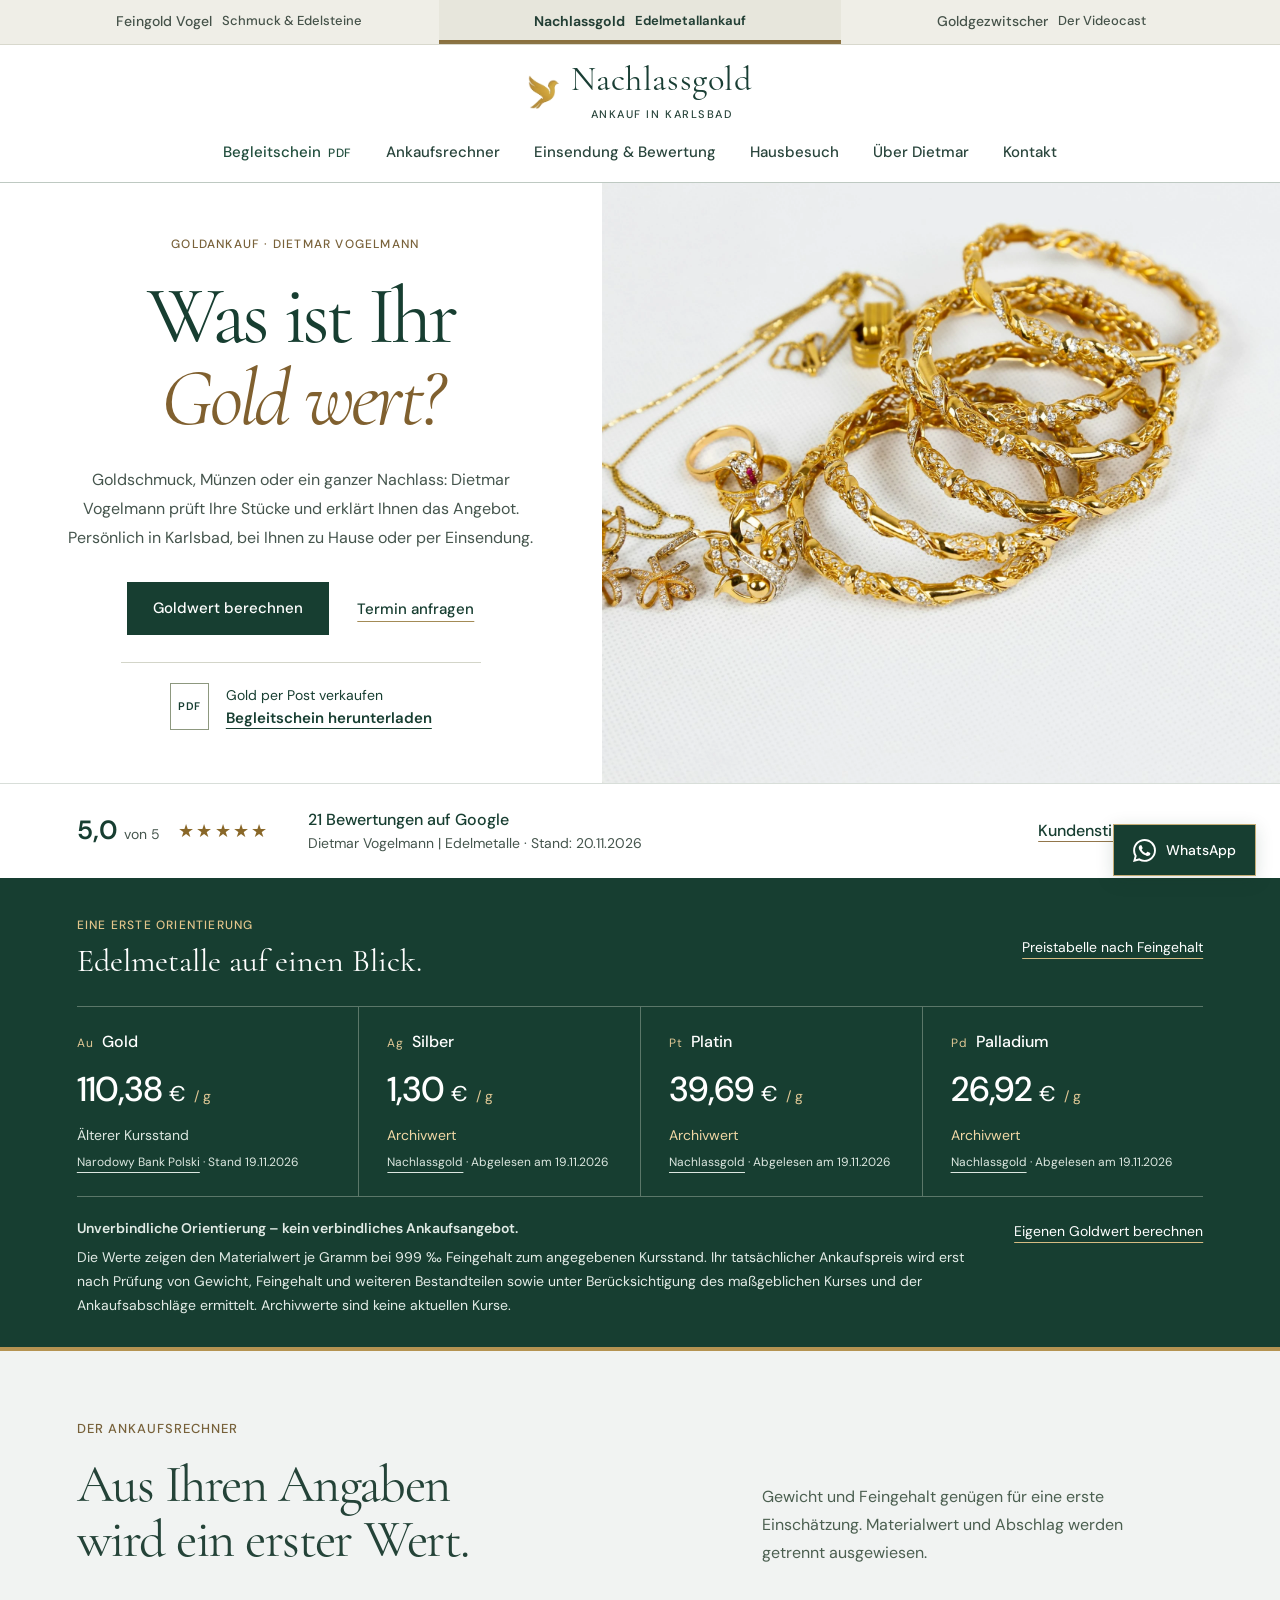
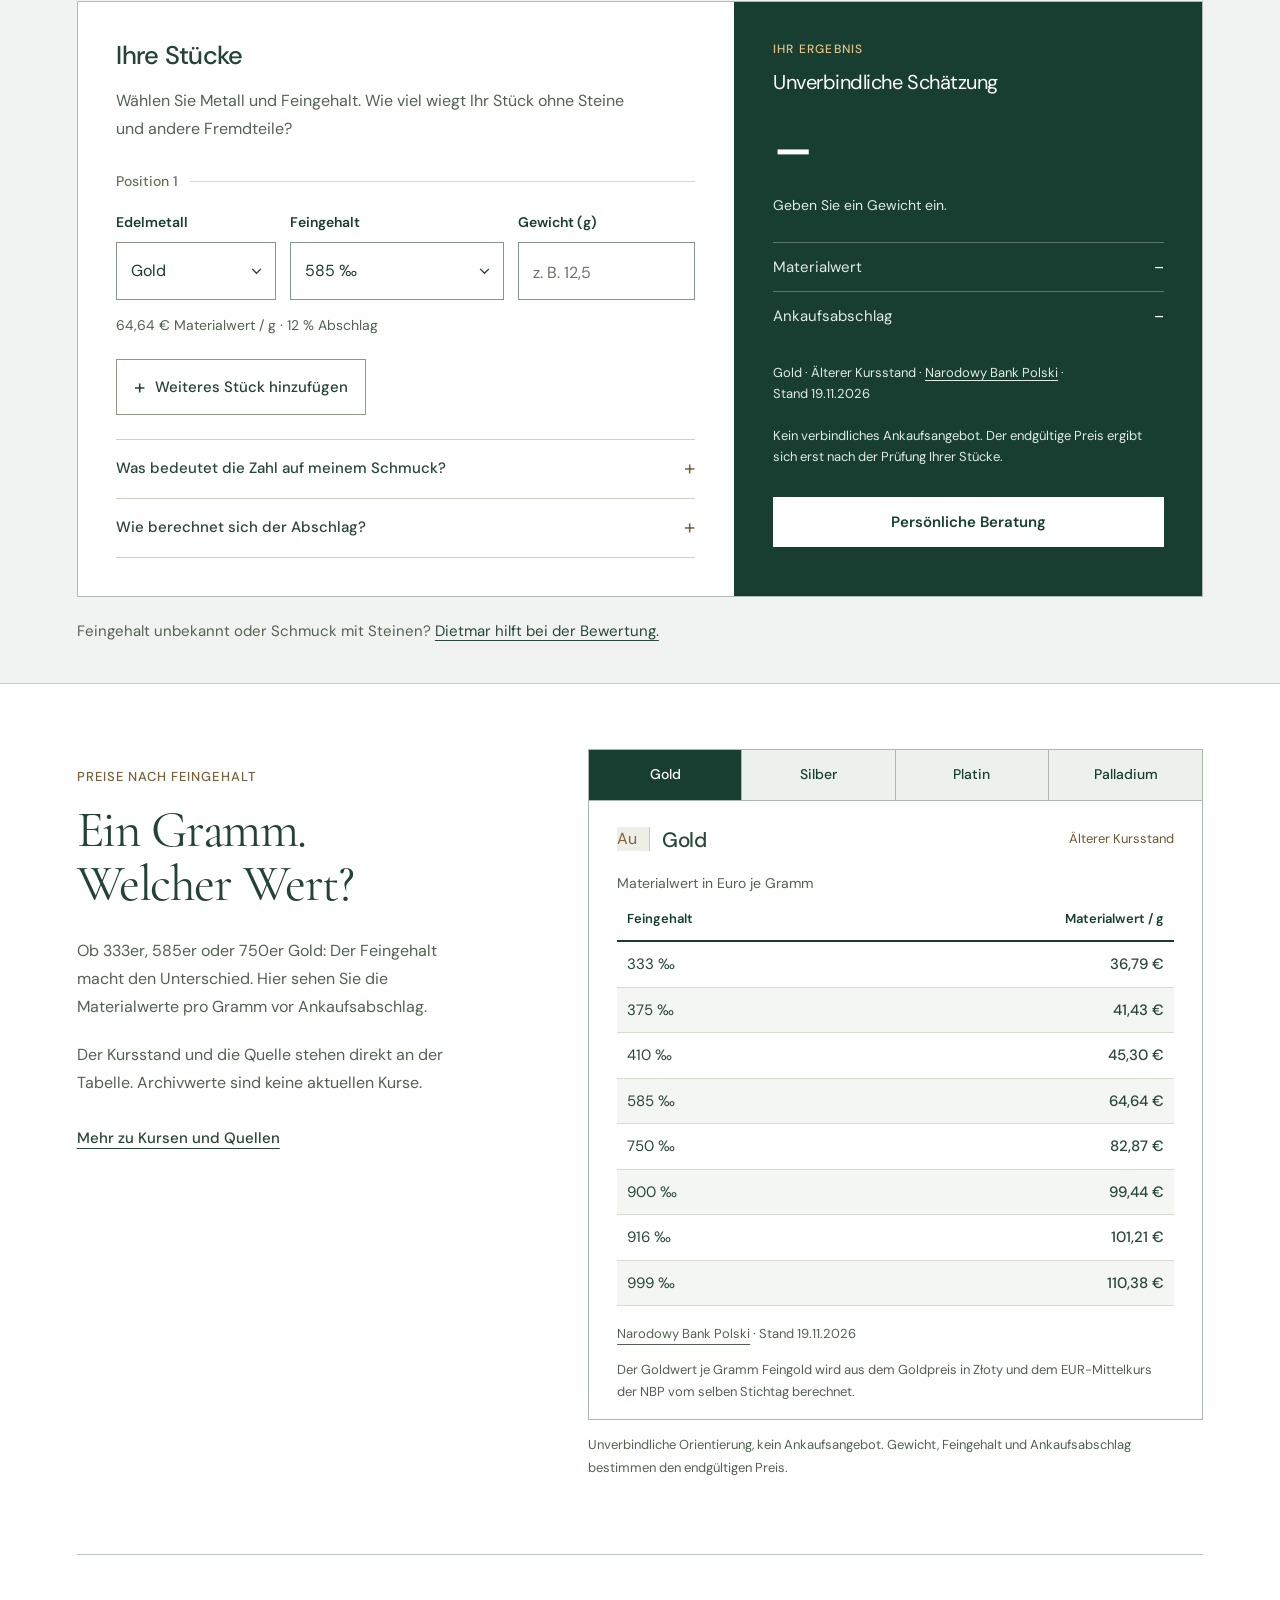
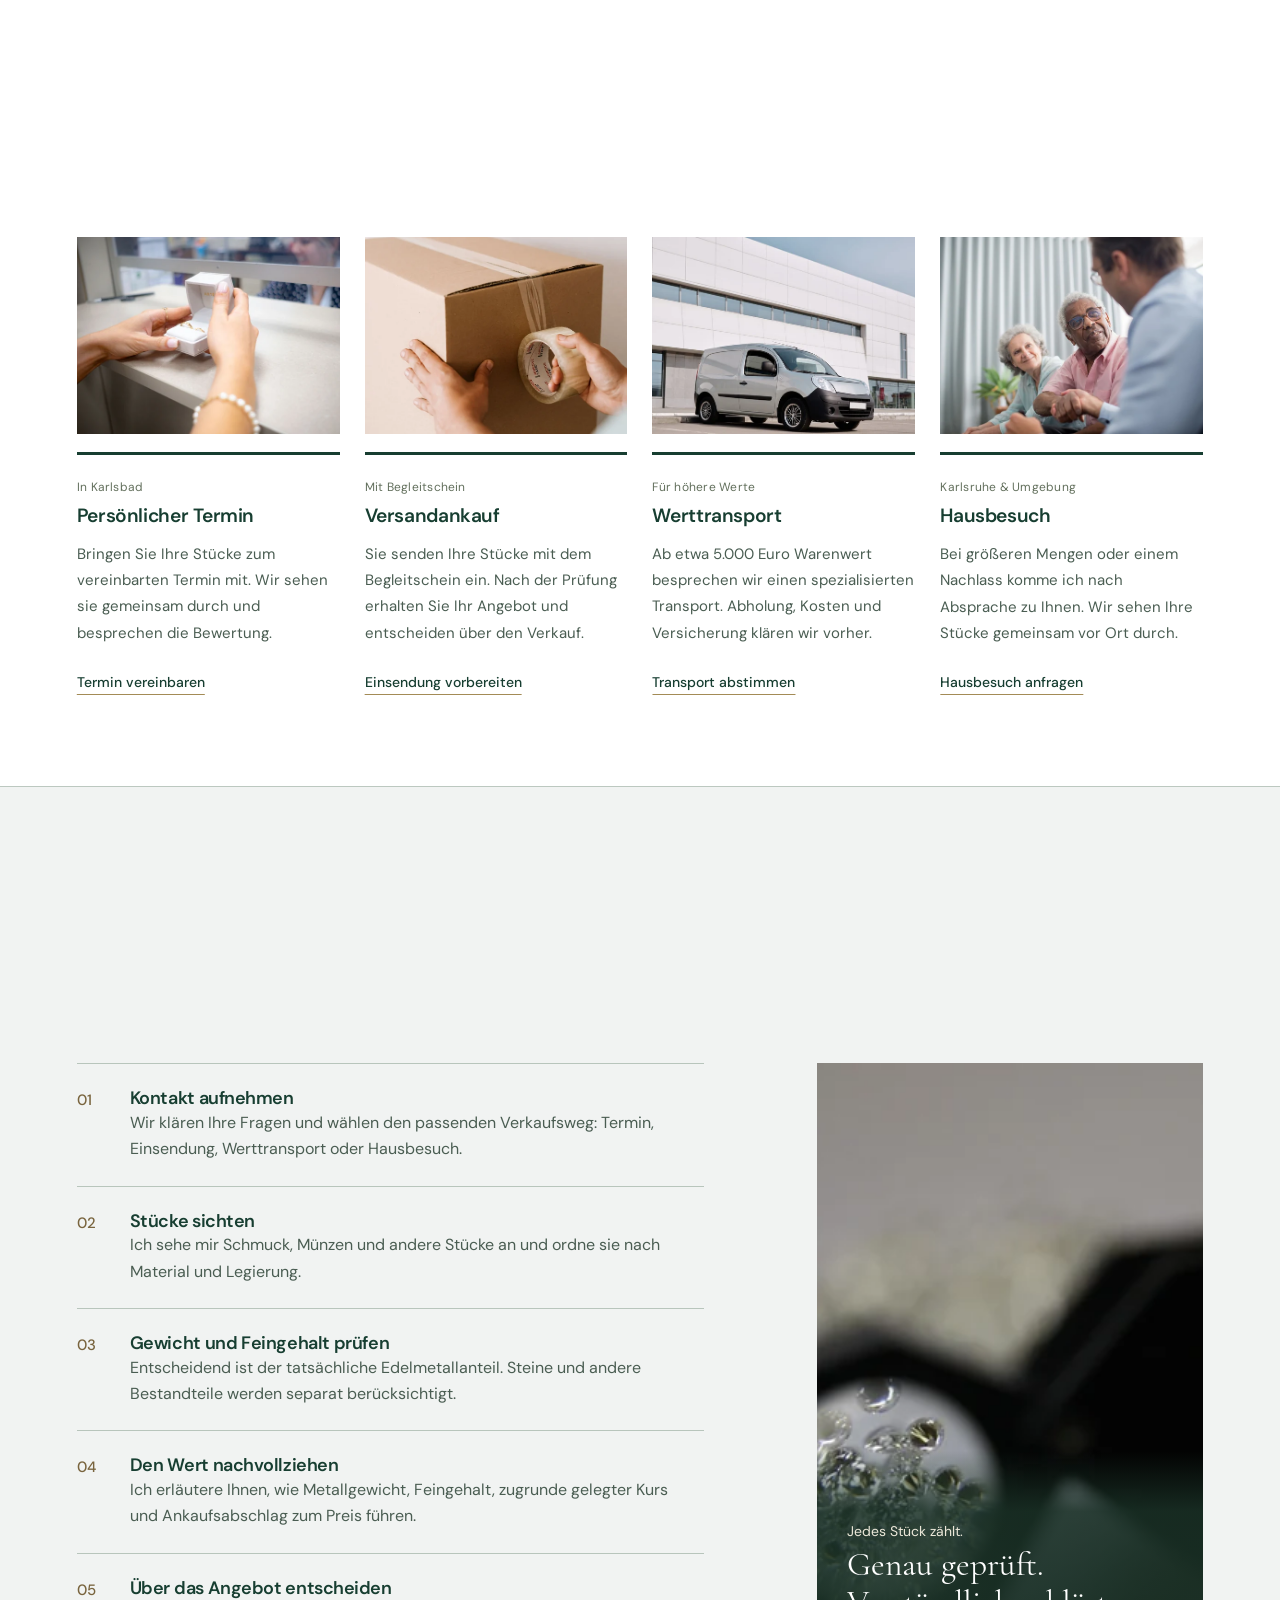
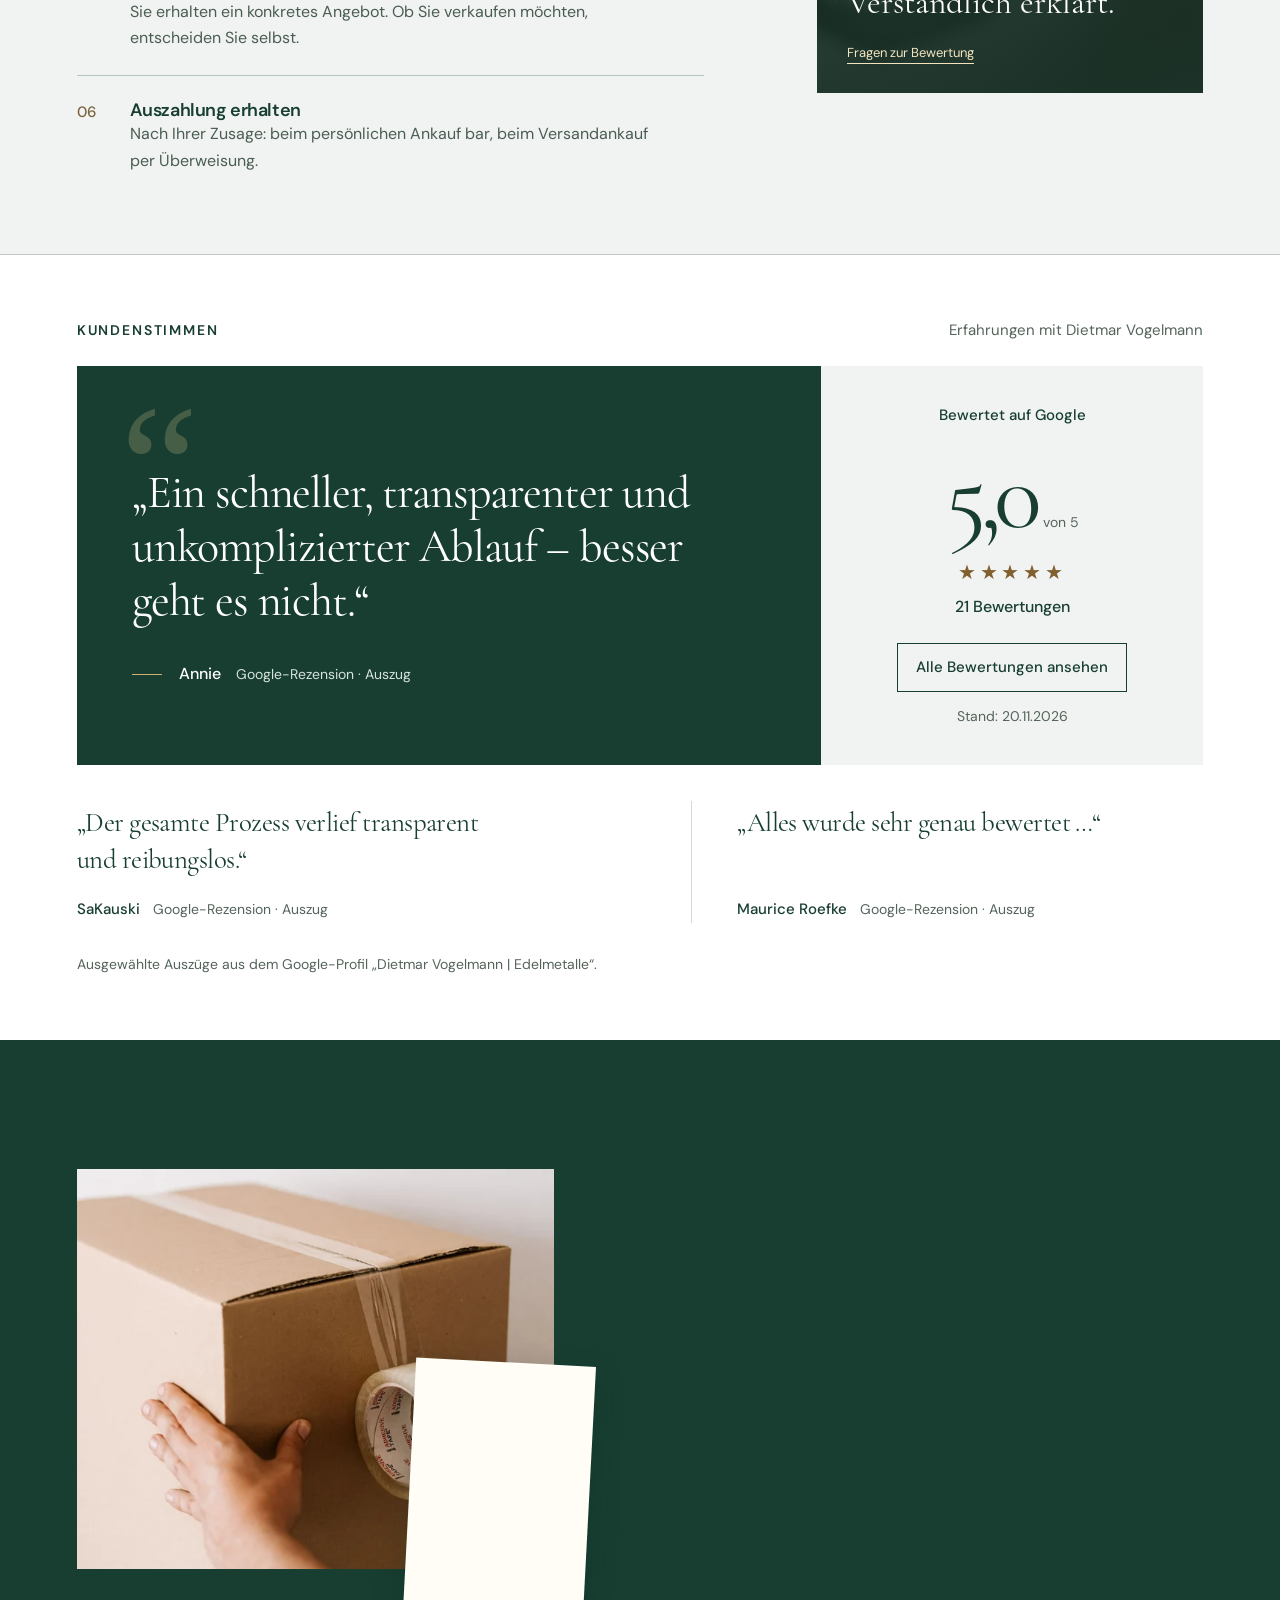
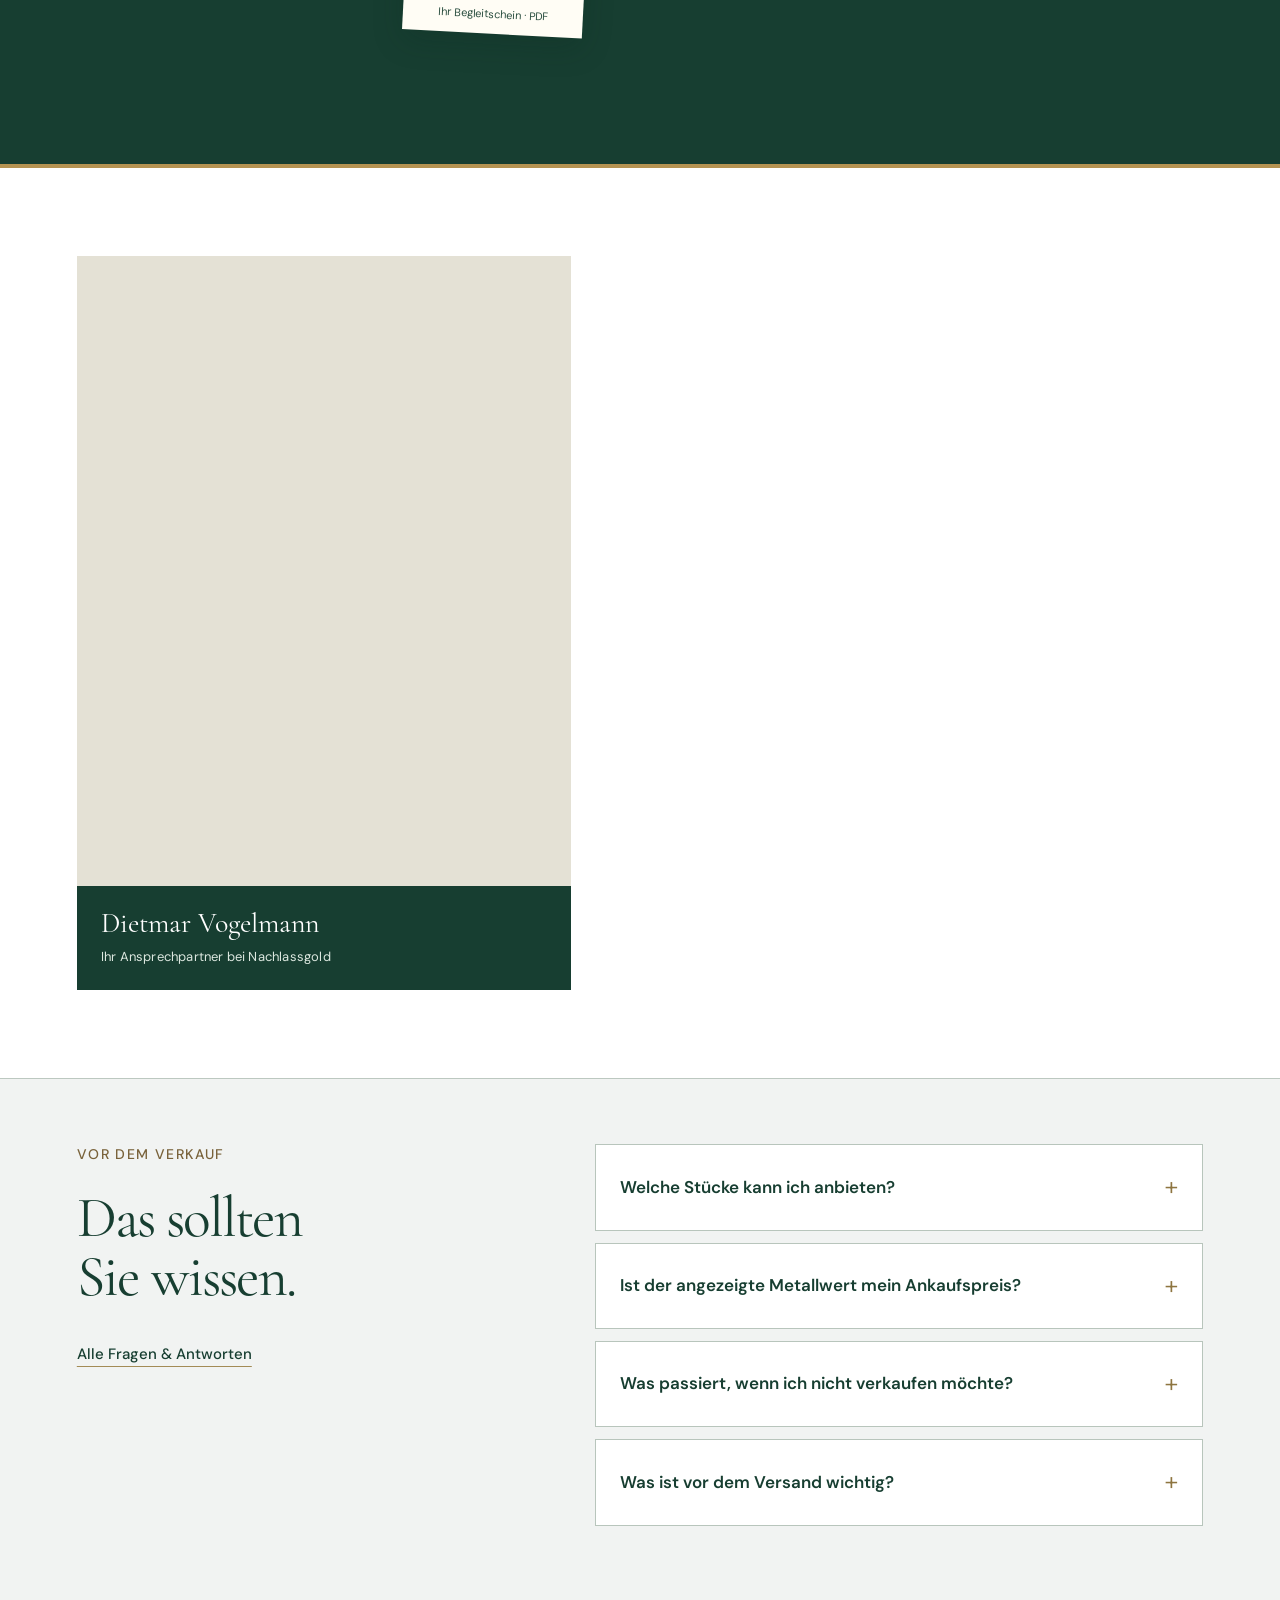
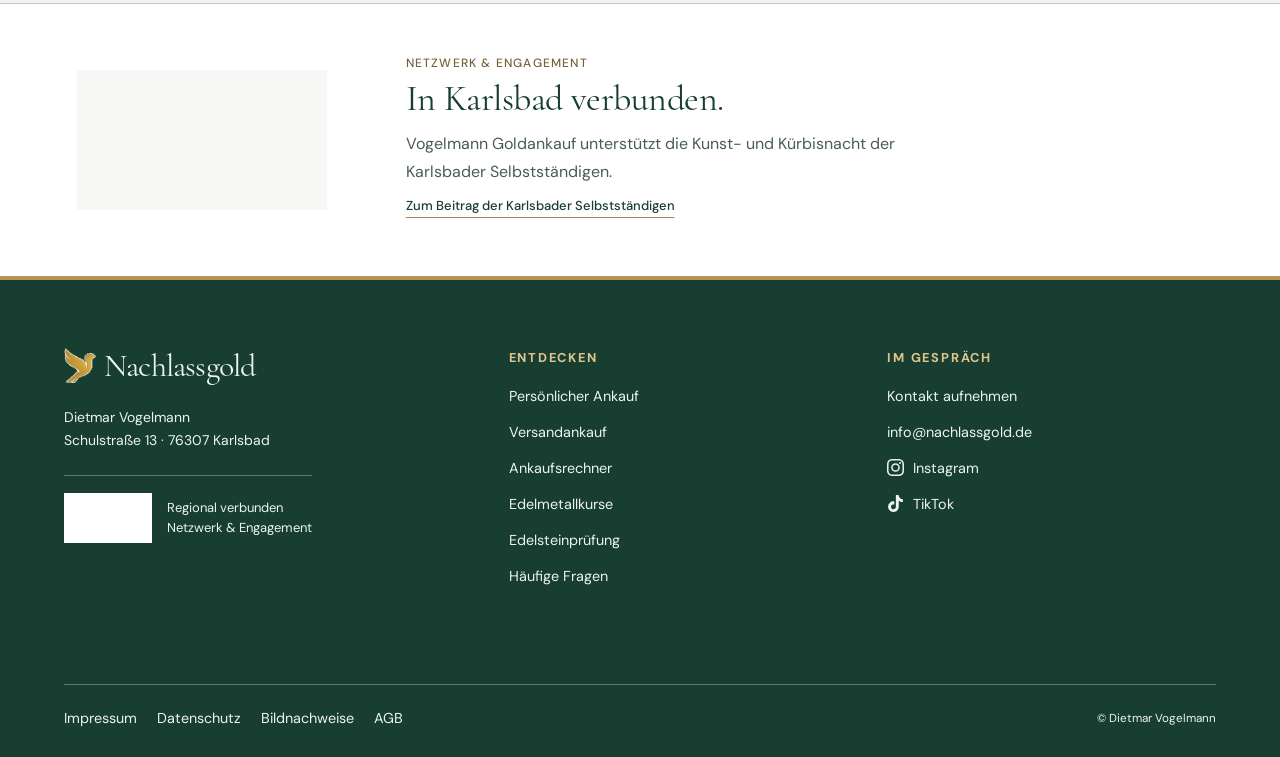
<file: index.html>
<!doctype html>
<html lang="de"><head>
<meta charset="utf-8"><meta name="viewport" content="width=device-width,initial-scale=1">
<meta name="robots" content="noindex,nofollow"><meta name="referrer" content="no-referrer">
<meta http-equiv="x-dns-prefetch-control" content="off"><meta name="theme-color" content="#f8f6f1">
<meta http-equiv="Content-Security-Policy" content="default-src 'none'; media-src 'self'; img-src 'self'; style-src 'self'; script-src 'self'; connect-src 'self'; font-src 'self'; object-src 'none'; base-uri 'none'; form-action 'none'">
<title>Nachlassgold · Goldankauf in Karlsbad</title><meta name="description" content="Goldankauf mit Dietmar Vogelmann: persönlicher Termin, Versandankauf, Werttransport oder Hausbesuch. Mit Ankaufsrechner, Begleitschein und klar erklärter Bewertung.">
<link rel="stylesheet" href="assets/design.css"><link rel="stylesheet" href="assets/rates.css"><script src="assets/rates-data.js" defer></script><script src="assets/rates.js?v=23" defer></script>
<script src="assets/feingehalt.js?v=9" defer></script>

<link rel="stylesheet" href="assets/atelier.css">

<meta name="atelier-edition" content="atelier-v23">
<link rel="stylesheet" href="assets/haus-v3.css"><script src="assets/haus-v3.js?v=8" defer></script>
<link rel="icon" type="image/webp" href="assets/haus-vogel.webp">
<link rel="stylesheet" href="assets/journal-v4.css">
<link rel="stylesheet" href="assets/nachlass-v4.css">





<link rel="stylesheet" href="assets/hauslicht.css">
<link rel="stylesheet" href="assets/nachlass-v7.css?v=8">

<link rel="stylesheet" href="assets/family-v10.css?v=10"><link rel="stylesheet" href="assets/identity-v10.css?v=12"><script src="assets/experience-v10.js?v=10" defer></script>
<link rel="stylesheet" href="assets/refinement-v13.css?v=13">
<link rel="stylesheet" href="assets/refinement-v16.css?v=16">
<link rel="stylesheet" href="assets/home-v20.css?v=21"><script src="assets/home-v20.js?v=21" defer></script>
<link rel="stylesheet" href="assets/header-v19.css?v=19">
<link rel="stylesheet" href="assets/contact-v20.css?v=20">
<link rel="stylesheet" href="assets/details-v21.css?v=21">
<link rel="stylesheet" href="assets/refinement-v22.css?v=22">
<link rel="stylesheet" href="assets/calculator-v23.css?v=23.1">
<link rel="stylesheet" href="assets/photography-v24.css?v=24">
<link rel="stylesheet" href="assets/contrast-v27.css?v=27">
<link rel="stylesheet" href="assets/reviews-v30.css?v=31">
</head><body class="nachlass page-index journal-v4 hauslicht identity-v10 edition22 contrast-v27">
<a class="skip" href="#inhalt">Zum Inhalt</a>
<header class="dv-head" data-dv-header="nachlassgold"><div class="dv-brandbar"><nav class="dv-worlds" aria-label="Die drei Marken von Dietmar Vogelmann"><a href="https://feingold-vogel.rateriser.tech/"><span>Feingold Vogel</span><small>Schmuck &amp; Edelsteine</small></a><a href="index.html" class="dv-active" aria-current="true"><span>Nachlassgold</span><small>Edelmetallankauf</small></a><a href="https://goldgezwitscher.rateriser.tech/"><span>Goldgezwitscher</span><small>Der Videocast</small></a></nav></div><div class="dv-core dv-inner"><a class="dv-logo" href="index.html" aria-label="Nachlassgold, zur Startseite"><img src="assets/haus-vogel.webp" width="77" height="85" alt=""><span><strong>Nachlassgold</strong><small>Ankauf in Karlsbad</small></span></a>
    <button class="dv-menu" type="button" aria-controls="dv-navigation" aria-expanded="false"><i aria-hidden="true"></i>Menü</button><nav class="dv-links" id="dv-navigation" aria-label="Hauptnavigation"><a href="downloads/versandbegleitschein.pdf" download aria-label="Begleitschein herunterladen (PDF)" class="dv-document">Begleitschein<span class="dv-pdf-label">PDF</span></a><a href="#rechner">Ankaufsrechner</a><a href="versandankauf.html">Einsendung &amp; Bewertung</a><a href="persoenlicher-ankauf.html#hausbesuch">Hausbesuch</a><a href="ueber-mich.html">Über Dietmar</a><a href="kontakt.html" class="dv-contact">Kontakt</a></nav></div></header>
<main id="inhalt" class="ng20-home">
  <section class="ng20-hero" aria-labelledby="ng20-title">
    <div class="ng20-hero-copy">
      <p class="ng20-kicker">Goldankauf · Dietmar Vogelmann</p>
      <h1 id="ng20-title">Was ist Ihr<br><em>Gold wert?</em></h1>
      <p class="ng20-intro">Goldschmuck, Münzen oder ein ganzer Nachlass: Dietmar Vogelmann prüft Ihre Stücke und erklärt Ihnen das Angebot. Persönlich in Karlsbad, bei Ihnen zu Hause oder per Einsendung.</p>
      <div class="ng20-actions"><a class="ng20-button" href="#rechner">Goldwert berechnen</a><a class="ng20-link" href="kontakt.html">Termin anfragen</a></div>
      <a class="ng20-hero-document" href="downloads/versandbegleitschein.pdf" download><span class="ng20-pdf">PDF</span><span>Gold per Post verkaufen<strong>Begleitschein herunterladen</strong></span></a>
    </div>
    <div class="ng20-gallery" data-ng-gallery aria-label="Schmuckstücke im Detail">
      <div class="ng20-slides">
        <figure class="ng20-slide is-current" data-ng-slide><img src="assets/goldschmuck-v24-2400.webp" srcset="assets/goldschmuck-v24-900.webp 900w, assets/goldschmuck-v24-2400.webp 2400w" sizes="(max-width: 760px) 110vw, 74vw" width="2400" height="1600" alt="Goldfarbene Armreifen, Ketten und Anhänger auf hellem Stoff" fetchpriority="high" decoding="async"></figure>
        <figure class="ng20-slide" data-ng-slide aria-hidden="true"><img data-src="assets/ring-licht-v24-2400.webp" data-srcset="assets/ring-licht-v24-900.webp 900w, assets/ring-licht-v24-2400.webp 2400w" sizes="(max-width: 760px) 110vw, 74vw" width="2400" height="1600" alt="Ring mit facettiertem, farblosem Stein und umlaufendem Steinbesatz auf hellem Hintergrund" decoding="async"></figure>
      </div>
    </div>
  </section>

  <aside class="dv30-trust" aria-label="Google-Bewertung von Dietmar Vogelmann Edelmetalle">
    <div class="ng20-width dv30-trust-inner">
      <div class="dv30-trust-score"><strong>5,0 <span>von 5</span></strong><span class="dv30-stars" aria-hidden="true">★★★★★</span></div>
      <p><strong>21 Bewertungen auf Google</strong><span>Dietmar Vogelmann | Edelmetalle · Stand: <time datetime="2026-11-20">20.11.2026</time></span></p>
      <a class="dv30-link" href="#kundenstimmen">Kundenstimmen lesen</a>
    </div>
  </aside>

  <section class="ng20-prices" aria-labelledby="ng20-prices-title">
    <div class="ng20-width">
      <div class="ng20-price-heading"><div><p class="ng20-kicker">Eine erste Orientierung</p><h2 id="ng20-prices-title">Edelmetalle auf einen Blick.</h2></div><a href="#preistabelle">Preistabelle nach Feingehalt</a></div>
      <div class="ng20-price-grid" data-rate-overview><p>Kursübersicht wird geladen. <a href="edelmetallkurse.html">Zu den Edelmetallkursen</a></p></div>
      <div class="ng20-price-foot" id="bewertung"><p><strong>Unverbindliche Orientierung – kein verbindliches Ankaufsangebot.</strong> Die Werte zeigen den Materialwert je Gramm bei 999 ‰ Feingehalt zum angegebenen Kursstand. Ihr tatsächlicher Ankaufspreis wird erst nach Prüfung von Gewicht, Feingehalt und weiteren Bestandteilen sowie unter Berücksichtigung des maßgeblichen Kurses und der Ankaufsabschläge ermittelt. Archivwerte sind keine aktuellen Kurse.</p><a href="#rechner">Eigenen Goldwert berechnen</a></div>
    </div>
  </section>

<section class="ng23-home-calculator" aria-labelledby="ng23-calc-title"><div class="ng20-width"><header class="ng23-calc-heading"><div><p class="ng23-kicker">Der Ankaufsrechner</p><h2 id="ng23-calc-title">Aus Ihren Angaben<br>wird ein erster Wert.</h2></div><p>Gewicht und Feingehalt genügen für eine erste Einschätzung. Materialwert und Abschlag werden getrennt ausgewiesen.</p></header><section class="ng-calc ng23-calc" id="rechner" data-rate-calculator aria-label="Edelmetallwert berechnen">
  <div class="ng-calc-main">
    <h2>Ihre Stücke</h2>
    <p>Wählen Sie Metall und Feingehalt. Wie viel wiegt Ihr Stück ohne Steine und andere Fremdteile?</p>


<div data-calc-items></div>
    <button class="ng-add" data-add-item type="button">Weiteres Stück hinzufügen</button>
<details class="ng23-help"><summary>Was bedeutet die Zahl auf meinem Schmuck?</summary>    <aside class="ng-purity" data-purity-guide data-tone="gold" aria-labelledby="punze-titel">
      <div class="ng-purity-heading">
        <h3 id="punze-titel">Der Feinmetallanteil</h3>
        <span class="ng-purity-position" data-purity-position>Beispiel</span>
      </div>
      <div class="ng-purity-values">
        <div class="ng-purity-value"><span>Punze</span><strong data-purity-stamp>585</strong></div>
        <span class="ng-purity-arrow" aria-hidden="true">→</span>
        <div class="ng-purity-value"><span>Feinmetallanteil</span><strong data-purity-percent>58,5 % Gold</strong></div>
      </div>
      <div class="ng-purity-track" aria-hidden="true"><progress data-purity-meter max="1000" value="585"></progress></div>
      <p class="ng-purity-description" aria-live="polite" aria-atomic="true" data-purity-description>585 von 1.000 Gewichtsteilen sind Gold. Ein Gramm dieser Legierung enthält 0,585&nbsp;g Gold.</p>
    </aside></details>
    <details class="ng-terms"><summary>Wie berechnet sich der Abschlag?</summary>
      <p>Wir addieren das eingegebene Gewicht aller Positionen je Metall. Die Staffel gilt dann für alle zugehörigen Positionen. Der Feingehalt bestimmt den Materialwert pro Gramm.</p>
      <dl><dt>Gold 333 bis 916</dt><dd>Bis 50 g: 12 %, darüber: 10 %</dd><dt>Gold 999</dt><dd>5 %</dd><dt>Silber 800 bis 950</dt><dd>Bis 2.000 g: 20 %, darüber: 17 %</dd><dt>Silber 999 (Münzen und Barren)</dt><dd>Bis 2.000 g: 15 %, darüber: 12 %</dd><dt>Platin und Palladium 950 / 999</dt><dd>25 %</dd></dl>
    </details>
  </div>
  <div class="ng-calc-result">
    <p class="ng23-result-kicker">Ihr Ergebnis</p><h2>Unverbindliche Schätzung</h2>
    <div class="ng-result-total" data-total aria-live="polite">–</div>
    <div class="ng-result-status" data-result-label>Geben Sie ein Gewicht ein.</div>
    <dl class="ng-breakdown"><div><dt>Materialwert</dt><dd data-material>–</dd></div><div><dt>Ankaufsabschlag</dt><dd data-deduction>–</dd></div></dl>
    <div class="ng-sources" data-calc-sources></div>
    <p class="ng-result-foot">Kein verbindliches Ankaufsangebot. Der endgültige Preis ergibt sich erst nach der Prüfung Ihrer Stücke.</p>
    <button type="button" class="ng-copy" data-copy-result hidden>Berechnung kopieren</button>
    <span class="ng-copy-message" data-copy-message role="status"></span>
    <textarea data-copy-fallback aria-label="Berechnung zum Kopieren" rows="6" readonly hidden></textarea>
    <a class="ng-rate-action" data-sale-request href="kontakt.html">Persönliche Beratung</a>
    <p class="ng-result-foot" data-mail-note hidden></p>
  </div>
  <noscript><p>Für den Rechner benötigen Sie JavaScript. Wir beraten Sie gerne <a href="kontakt.html">persönlich</a>.</p></noscript>
</section><p class="ng23-under-calc">Feingehalt unbekannt oder Schmuck mit Steinen? <a href="kontakt.html?thema=Bewertung">Dietmar hilft bei der Bewertung.</a></p></div></section><section class="ng23-market-section ng20-width" id="preistabelle" aria-labelledby="ng23-market-title">
<div class="ng23-market-intro"><p class="ng23-kicker">Preise nach Feingehalt</p><h2 id="ng23-market-title">Ein Gramm.<br> Welcher Wert?</h2><p>Ob 333er, 585er oder 750er Gold: Der Feingehalt macht den Unterschied. Hier sehen Sie die Materialwerte pro Gramm vor Ankaufsabschlag.</p><p class="ng23-table-note">Der Kursstand und die Quelle stehen direkt an der Tabelle. Archivwerte sind keine aktuellen Kurse.</p><a class="ng23-simple-link" href="edelmetallkurse.html">Mehr zu Kursen und Quellen</a></div>
<section class="ng-market ng23-market" data-rate-market aria-label="Materialwerte nach Feingehalt"><div class="ng-market-tabs" data-metal-tabs role="group" aria-label="Edelmetall auswählen"></div><div class="ng-metal-detail" data-metal-detail></div><p class="ng-rate-note">Unverbindliche Orientierung, kein Ankaufsangebot. Gewicht, Feingehalt und Ankaufsabschlag bestimmen den endgültigen Preis.</p><noscript><p>Die Kurstabelle benötigt JavaScript. <a href="kontakt.html">Fragen Sie Dietmar nach einem Richtwert.</a></p></noscript></section>
</section>

  <section class="ng20-routes ng20-width" id="verkaufswege" aria-labelledby="ng20-routes-title">
    <div class="ng20-route-intro"><div><p class="ng20-kicker">So können Sie verkaufen</p><h2 id="ng20-routes-title">Vier Wege.<br>Ein Ansprechpartner.</h2></div><p>Persönlich oder per Einsendung: Wählen Sie den Weg, der zu Ihnen und Ihren Stücken passt.</p></div>
    <div class="ng20-route-list"><article><figure><img class="" src="assets/termin-v21-1200.webp" srcset="assets/termin-v21-640.webp 640w, assets/termin-v21-1200.webp 1200w" sizes="(max-width: 650px) 90vw, (max-width: 1050px) 44vw, 22vw" width="1200" height="800" alt="Hände zeigen einen Ring in einer geöffneten Schmuckschatulle" loading="lazy" decoding="async"></figure><div class="ng21-route-copy"><span class="ng20-route-type">In Karlsbad</span><h3>Persönlicher Termin</h3><p>Bringen Sie Ihre Stücke zum vereinbarten Termin mit. Wir sehen sie gemeinsam durch und besprechen die Bewertung.</p><a class="ng20-link" href="persoenlicher-ankauf.html">Termin vereinbaren</a></div></article><article><figure><img class="" src="assets/versand-v21-1200.webp" srcset="assets/versand-v21-640.webp 640w, assets/versand-v21-1200.webp 1200w" sizes="(max-width: 650px) 90vw, (max-width: 1050px) 44vw, 22vw" width="1200" height="1800" alt="Ein stabiler Karton wird sorgfältig mit Klebeband verschlossen" loading="lazy" decoding="async"></figure><div class="ng21-route-copy"><span class="ng20-route-type">Mit Begleitschein</span><h3>Versandankauf</h3><p>Sie senden Ihre Stücke mit dem Begleitschein ein. Nach der Prüfung erhalten Sie Ihr Angebot und entscheiden über den Verkauf.</p><a class="ng20-link" href="versandankauf.html">Einsendung vorbereiten</a></div></article><article><figure><img class="" src="assets/transport-v21-1200.webp" srcset="assets/transport-v21-640.webp 640w, assets/transport-v21-1200.webp 1200w" sizes="(max-width: 650px) 90vw, (max-width: 1050px) 44vw, 22vw" width="1200" height="800" alt="Ein geschlossener Transporter vor einem Gebäude" loading="lazy" decoding="async"></figure><div class="ng21-route-copy"><span class="ng20-route-type">Für höhere Werte</span><h3>Werttransport</h3><p>Ab etwa 5.000 Euro Warenwert besprechen wir einen spezialisierten Transport. Abholung, Kosten und Versicherung klären wir vorher.</p><a class="ng20-link" href="versandankauf.html#werttransport">Transport abstimmen</a></div></article><article><figure><img class="" src="assets/hausbesuch-v21-1200.webp" srcset="assets/hausbesuch-v21-640.webp 640w, assets/hausbesuch-v21-1200.webp 1200w" sizes="(max-width: 650px) 90vw, (max-width: 1050px) 44vw, 22vw" width="1200" height="801" alt="Persönliches Gespräch mit einem älteren Paar an einem Tisch" loading="lazy" decoding="async"></figure><div class="ng21-route-copy"><span class="ng20-route-type">Karlsruhe &amp; Umgebung</span><h3>Hausbesuch</h3><p>Bei größeren Mengen oder einem Nachlass komme ich nach Absprache zu Ihnen. Wir sehen Ihre Stücke gemeinsam vor Ort durch.</p><a class="ng20-link" href="persoenlicher-ankauf.html#hausbesuch">Hausbesuch anfragen</a></div></article></div>
  </section>

  <section class="ng20-process" id="goldverkauf" aria-labelledby="ng20-process-title"><div class="ng20-width">
    <div class="ng20-process-heading"><p class="ng20-kicker">In sechs Schritten zum Goldverkauf</p><h2 id="ng20-process-title">Vom ersten Gespräch<br>bis zur Auszahlung.</h2></div>
    <div class="ng20-process-layout"><ol class="ng20-steps">
      <li><span aria-hidden="true">01</span><div><h3>Kontakt aufnehmen</h3><p>Wir klären Ihre Fragen und wählen den passenden Verkaufsweg: Termin, Einsendung, Werttransport oder Hausbesuch.</p></div></li>
      <li><span aria-hidden="true">02</span><div><h3>Stücke sichten</h3><p>Ich sehe mir Schmuck, Münzen und andere Stücke an und ordne sie nach Material und Legierung.</p></div></li>
      <li><span aria-hidden="true">03</span><div><h3>Gewicht und Feingehalt prüfen</h3><p>Entscheidend ist der tatsächliche Edelmetallanteil. Steine und andere Bestandteile werden separat berücksichtigt.</p></div></li>
      <li><span aria-hidden="true">04</span><div><h3>Den Wert nachvollziehen</h3><p>Ich erläutere Ihnen, wie Metallgewicht, Feingehalt, zugrunde gelegter Kurs und Ankaufsabschlag zum Preis führen.</p></div></li>
      <li><span aria-hidden="true">05</span><div><h3>Über das Angebot entscheiden</h3><p>Sie erhalten ein konkretes Angebot. Ob Sie verkaufen möchten, entscheiden Sie selbst.</p></div></li>
      <li><span aria-hidden="true">06</span><div><h3>Auszahlung erhalten</h3><p>Nach Ihrer Zusage: beim persönlichen Ankauf bar, beim Versandankauf per Überweisung.</p></div></li>
    </ol><figure class="ng20-cash"><img class="" src="assets/pruefung-v21-1200.webp" srcset="assets/pruefung-v21-640.webp 640w, assets/pruefung-v21-1200.webp 1200w" sizes="(max-width: 760px) 90vw, 38vw" width="1200" height="800" alt="Ein geschliffener Stein wird mit einer Juwelierlupe geprüft" loading="lazy" decoding="async"><figcaption><span>Jedes Stück zählt.</span><strong>Genau geprüft.<br>Verständlich erklärt.</strong><a href="fragen.html">Fragen zur Bewertung</a></figcaption></figure></div>
  </div></section>

  <section class="dv31-reviews" id="kundenstimmen" aria-labelledby="dv31-title">
    <div class="ng20-width">
      <header class="dv31-topline"><h2 id="dv31-title">Kundenstimmen</h2><p>Erfahrungen mit Dietmar Vogelmann</p></header>
      <div class="dv31-stage">
        <figure class="dv31-feature">
          <span class="dv31-quote-mark" aria-hidden="true">“</span>
          <blockquote cite="https://www.google.com/maps/place/Dietmar+Vogelmann+%7C+Edelmetalle/data=!4m2!3m1!1s0x0:0xd75a91dc4555b72b?sa=X&amp;ved=1t:2428&amp;ictx=111"><p>„Ein schneller, transparenter und unkomplizierter Ablauf – besser geht es nicht.“</p></blockquote>
          <figcaption><strong>Annie</strong><span>Google-Rezension · Auszug</span></figcaption>
        </figure>
        <aside class="dv31-rating" aria-label="Google-Bewertung von Dietmar Vogelmann Edelmetalle">
          <p class="dv31-rating-label">Bewertet auf Google</p>
          <p class="dv31-rating-value"><strong>5,0</strong><span>von 5</span></p>
          <span class="dv31-stars" aria-hidden="true">★★★★★</span>
          <p class="dv31-rating-count">21 Bewertungen</p>
          <a class="dv31-google-link" href="https://www.google.com/maps/place/Dietmar+Vogelmann+%7C+Edelmetalle/data=!4m2!3m1!1s0x0:0xd75a91dc4555b72b?sa=X&amp;ved=1t:2428&amp;ictx=111" target="_blank" rel="external noopener noreferrer">Alle Bewertungen ansehen</a>
          <p class="dv31-rating-date">Stand: <time datetime="2026-11-20">20.11.2026</time></p>
        </aside>
      </div>
      <div class="dv31-further">
        <figure class="dv31-short-quote"><blockquote cite="https://www.google.com/maps/place/Dietmar+Vogelmann+%7C+Edelmetalle/data=!4m2!3m1!1s0x0:0xd75a91dc4555b72b?sa=X&amp;ved=1t:2428&amp;ictx=111"><p>„Der gesamte Prozess verlief transparent und reibungslos.“</p></blockquote><figcaption><strong>SaKauski</strong><span>Google-Rezension · Auszug</span></figcaption></figure>
        <figure class="dv31-short-quote"><blockquote cite="https://www.google.com/maps/place/Dietmar+Vogelmann+%7C+Edelmetalle/data=!4m2!3m1!1s0x0:0xd75a91dc4555b72b?sa=X&amp;ved=1t:2428&amp;ictx=111"><p>„Alles wurde sehr genau bewertet …“</p></blockquote><figcaption><strong>Maurice Roefke</strong><span>Google-Rezension · Auszug</span></figcaption></figure>
      </div>
      <p class="dv31-note">Ausgewählte Auszüge aus dem Google-Profil „Dietmar Vogelmann | Edelmetalle“.</p>
    </div>
  </section>

  <section class="ng20-send" id="einsenden" aria-labelledby="ng20-send-title"><div class="ng20-width ng20-send-layout">
    <div class="ng20-send-visual"><img class="ng20-pack-photo" src="assets/versand-v21-1200.webp" srcset="assets/versand-v21-640.webp 640w, assets/versand-v21-1200.webp 1200w" sizes="(max-width: 760px) 90vw, 45vw" width="1200" height="1800" alt="Hände verschließen einen stabilen Versandkarton" loading="lazy" decoding="async"><a class="ng20-document" href="downloads/versandbegleitschein.pdf" target="_blank" rel="noopener" aria-label="Begleitschein als PDF ansehen"><img src="assets/begleitschein-vorschau.webp" width="850" height="1200" alt="Original-Begleitschein von Dietmar Vogelmann" loading="lazy" decoding="async"><span>Ihr Begleitschein · PDF</span></a></div>
    <div class="ng20-send-copy"><p class="ng20-kicker">Goldankauf per Post</p><h2 id="ng20-send-title">Gut vorbereitet<br>auf den Weg.</h2><p>Der Begleitschein ordnet Ihre Sendung eindeutig zu. Er enthält Ihre Angaben, die Stückliste und Ihre Unterschrift.</p><ul><li>Begleitschein ausfüllen und unterschreiben.</li><li>Versandweg und Versicherung vorher abstimmen.</li><li>Stücke einzeln schützen und sicher verpacken.</li></ul><a class="ng20-button ng20-button-light" href="downloads/versandbegleitschein.pdf" download>Begleitschein herunterladen <span>PDF</span></a><a class="ng20-link" href="versandankauf.html">Anschrift und alle Versandhinweise</a></div>
  </div></section>

  <section class="ng20-person ng20-width" id="dietmar" aria-labelledby="ng20-person-title">
    <figure class="ng20-portrait"><img src="assets/dietmar-portrait-v13-1120.webp" srcset="assets/dietmar-portrait-v13-640.webp 640w, assets/dietmar-portrait-v13-1120.webp 1120w" sizes="(max-width: 760px) 90vw, 42vw" width="1120" height="1400" alt="Dietmar Vogelmann im dunkelblauen Anzug" loading="lazy" decoding="async"><figcaption>Dietmar Vogelmann <span>Ihr Ansprechpartner bei Nachlassgold</span></figcaption></figure>
    <div class="ng20-person-copy"><p class="ng20-kicker">Persönlich für Sie da</p><h2 id="ng20-person-title">Sie sprechen<br>direkt mit mir.</h2><p class="ng20-person-lead">An geerbtem Schmuck hängen oft Erinnerungen. Deshalb beginnt der Verkauf für mich mit einem Gespräch.</p><p>Ich nehme mir Zeit für Ihre Stücke und Ihre Fragen. Beim Prüfen und Bewerten erkläre ich Ihnen die einzelnen Schritte – damit Sie wissen, worauf Ihr Angebot beruht.</p><div class="ng20-actions"><a class="ng20-button" href="https://wa.me/4915207034434" target="_blank" rel="noopener noreferrer"><svg class="v21-whatsapp-icon" viewBox="0 0 24 24" width="24" height="24" fill="currentColor" aria-hidden="true" focusable="false"><path d="M17.472 14.382c-.297-.149-1.758-.867-2.03-.967-.273-.099-.471-.148-.67.15-.197.297-.767.966-.94 1.164-.173.199-.347.223-.644.075-.297-.15-1.255-.463-2.39-1.475-.883-.788-1.48-1.761-1.653-2.059-.173-.297-.018-.458.13-.606.134-.133.298-.347.446-.52.149-.174.198-.298.298-.497.099-.198.05-.371-.025-.52-.075-.149-.669-1.612-.916-2.207-.242-.579-.487-.5-.669-.51-.173-.008-.371-.01-.57-.01-.198 0-.52.074-.792.372-.272.297-1.04 1.016-1.04 2.479 0 1.462 1.065 2.875 1.213 3.074.149.198 2.096 3.2 5.077 4.487.709.306 1.262.489 1.694.625.712.227 1.36.195 1.871.118.571-.085 1.758-.719 2.006-1.413.248-.694.248-1.289.173-1.413-.074-.124-.272-.198-.57-.347m-5.421 7.403h-.004a9.87 9.87 0 01-5.031-1.378l-.361-.214-3.741.982.998-3.648-.235-.374a9.86 9.86 0 01-1.51-5.26c.001-5.45 4.436-9.884 9.888-9.884 2.64 0 5.122 1.03 6.988 2.898a9.825 9.825 0 012.893 6.994c-.003 5.45-4.437 9.884-9.885 9.884m8.413-18.297A11.815 11.815 0 0012.05 0C5.495 0 .16 5.335.157 11.892c0 2.096.547 4.142 1.588 5.945L.057 24l6.305-1.654a11.882 11.882 0 005.683 1.448h.005c6.554 0 11.89-5.335 11.893-11.893a11.821 11.821 0 00-3.48-8.413Z"/></svg>Dietmar auf WhatsApp</a><a class="ng20-link" href="ueber-mich.html">Mehr über mich</a></div><div class="ng20-social"><strong>Vielleicht kennen wir uns schon.</strong><p>Auf TikTok und Instagram zeige ich Einblicke in den Goldhandel und in Bewertungen. Fragen zu einer möglichen Aufnahme Ihrer Stücke klären wir vorab.</p><div><a href="https://www.tiktok.com/@feingold.vogel" rel="external noreferrer noopener"><svg class="v16-social-icon" viewBox="0 0 24 24" width="20" height="20" fill="currentColor" aria-hidden="true" focusable="false"><path d="M12.525.02c1.31-.02 2.61-.01 3.91-.02.08 1.53.63 3.09 1.75 4.17 1.12 1.11 2.7 1.62 4.24 1.79v4.03c-1.44-.05-2.89-.35-4.2-.97-.57-.26-1.1-.59-1.62-.93-.01 2.92.01 5.84-.02 8.75-.08 1.4-.54 2.79-1.35 3.94-1.31 1.92-3.58 3.17-5.91 3.21-1.43.08-2.86-.31-4.08-1.03-2.02-1.19-3.44-3.37-3.65-5.71-.02-.5-.03-1-.01-1.49.18-1.9 1.12-3.72 2.58-4.96 1.66-1.44 3.98-2.13 6.15-1.72.02 1.48-.04 2.96-.04 4.44-.99-.32-2.15-.23-3.02.37-.63.41-1.11 1.04-1.36 1.75-.21.51-.15 1.07-.14 1.61.24 1.64 1.82 3.02 3.5 2.87 1.12-.01 2.19-.66 2.77-1.61.19-.33.4-.67.41-1.06.1-1.79.06-3.57.07-5.36.01-4.03-.01-8.05.02-12.07z"/></svg>TikTok</a><a href="https://www.instagram.com/feingold_vogel/" rel="external noreferrer noopener"><svg class="v16-social-icon" viewBox="0 0 24 24" width="20" height="20" fill="currentColor" aria-hidden="true" focusable="false"><path d="M7.0301.084c-1.2768.0602-2.1487.264-2.911.5634-.7888.3075-1.4575.72-2.1228 1.3877-.6652.6677-1.075 1.3368-1.3802 2.127-.2954.7638-.4956 1.6365-.552 2.914-.0564 1.2775-.0689 1.6882-.0626 4.947.0062 3.2586.0206 3.6671.0825 4.9473.061 1.2765.264 2.1482.5635 2.9107.308.7889.72 1.4573 1.388 2.1228.6679.6655 1.3365 1.0743 2.1285 1.38.7632.295 1.6361.4961 2.9134.552 1.2773.056 1.6884.069 4.9462.0627 3.2578-.0062 3.668-.0207 4.9478-.0814 1.28-.0607 2.147-.2652 2.9098-.5633.7889-.3086 1.4578-.72 2.1228-1.3881.665-.6682 1.0745-1.3378 1.3795-2.1284.2957-.7632.4966-1.636.552-2.9124.056-1.2809.0692-1.6898.063-4.948-.0063-3.2583-.021-3.6668-.0817-4.9465-.0607-1.2797-.264-2.1487-.5633-2.9117-.3084-.7889-.72-1.4568-1.3876-2.1228C21.2982 1.33 20.628.9208 19.8378.6165 19.074.321 18.2017.1197 16.9244.0645 15.6471.0093 15.236-.005 11.977.0014 8.718.0076 8.31.0215 7.0301.0839m.1402 21.6932c-1.17-.0509-1.8053-.2453-2.2287-.408-.5606-.216-.96-.4771-1.3819-.895-.422-.4178-.6811-.8186-.9-1.378-.1644-.4234-.3624-1.058-.4171-2.228-.0595-1.2645-.072-1.6442-.079-4.848-.007-3.2037.0053-3.583.0607-4.848.05-1.169.2456-1.805.408-2.2282.216-.5613.4762-.96.895-1.3816.4188-.4217.8184-.6814 1.3783-.9003.423-.1651 1.0575-.3614 2.227-.4171 1.2655-.06 1.6447-.072 4.848-.079 3.2033-.007 3.5835.005 4.8495.0608 1.169.0508 1.8053.2445 2.228.408.5608.216.96.4754 1.3816.895.4217.4194.6816.8176.9005 1.3787.1653.4217.3617 1.056.4169 2.2263.0602 1.2655.0739 1.645.0796 4.848.0058 3.203-.0055 3.5834-.061 4.848-.051 1.17-.245 1.8055-.408 2.2294-.216.5604-.4763.96-.8954 1.3814-.419.4215-.8181.6811-1.3783.9-.4224.1649-1.0577.3617-2.2262.4174-1.2656.0595-1.6448.072-4.8493.079-3.2045.007-3.5825-.006-4.848-.0608M16.953 5.5864A1.44 1.44 0 1 0 18.39 4.144a1.44 1.44 0 0 0-1.437 1.4424M5.8385 12.012c.0067 3.4032 2.7706 6.1557 6.173 6.1493 3.4026-.0065 6.157-2.7701 6.1506-6.1733-.0065-3.4032-2.771-6.1565-6.174-6.1498-3.403.0067-6.156 2.771-6.1496 6.1738M8 12.0077a4 4 0 1 1 4.008 3.9921A3.9996 3.9996 0 0 1 8 12.0077"/></svg>Instagram</a></div></div></div>
  </section>

  <section class="ng20-faq" aria-labelledby="ng20-faq-title"><div class="ng20-width ng20-faq-layout"><div><p class="ng20-kicker">Vor dem Verkauf</p><h2 id="ng20-faq-title">Das sollten<br>Sie wissen.</h2><a class="ng20-link" href="fragen.html">Alle Fragen &amp; Antworten</a></div><div class="ng20-faq-list">
    <details><summary>Welche Stücke kann ich anbieten?</summary><p>Goldschmuck, Zahngold, Münzen, Barren, Silber und Tafelsilber sowie Platin und Palladium. Auch defekte Stücke können einen Edelmetallwert haben. Bei Schmuck mit Steinen besprechen wir eine gesonderte Prüfung. <a href="edelsteine.html">Mehr zur Edelsteinbewertung</a>.</p></details>
    <details><summary>Ist der angezeigte Metallwert mein Ankaufspreis?</summary><p>Der Materialwert ist die Grundlage. Das Ankaufsangebot berücksichtigt Metallgewicht, Feingehalt und Abschläge. Im Rechner werden Materialwert und Abschlag getrennt ausgewiesen; das endgültige Angebot entsteht nach der Prüfung.</p></details>
    <details><summary>Was passiert, wenn ich nicht verkaufen möchte?</summary><p>Sie müssen das Angebot nicht annehmen. Bei einer Einsendung stimmen Sie die Rücksendung Ihrer Stücke mit Dietmar ab. Die <a href="agb.html">Ankaufsbedingungen</a> finden Sie hier auf der Website.</p></details>
    <details><summary>Was ist vor dem Versand wichtig?</summary><p>Klären Sie den Versandweg vorab. Der tatsächliche Wert Ihrer Edelmetalle oder Ihres Schmucks muss vom gewählten Transportanbieter ausdrücklich abgedeckt sein. Bewahren Sie den Einlieferungsbeleg auf und legen Sie den unterschriebenen Begleitschein bei.</p></details>
  </div></div></section>

  <section class="ng20-regional ng20-width" id="regional" aria-labelledby="ng20-regional-title"><a class="ng20-association-logo" href="https://karlsbader-selbststaendigen.de/" target="_blank" rel="noopener noreferrer"><img src="assets/karlsbader-v20-480.webp" width="480" height="270" alt="Die Karlsbader Selbstständigen – Wir für Sie!" loading="lazy" decoding="async"></a><div><p class="ng20-kicker">Netzwerk &amp; Engagement</p><h2 id="ng20-regional-title">In Karlsbad verbunden.</h2><p>Vogelmann Goldankauf unterstützt die Kunst- und Kürbisnacht der Karlsbader Selbstständigen.</p><a class="ng20-link" href="https://www.karlsbad.de/news?action=view_one_article&amp;article_id=135197" target="_blank" rel="noopener noreferrer">Zum Beitrag der Karlsbader Selbstständigen</a></div></section>
</main>

<footer class="site-footer"><div class="foot-inner">
<div class="foot-cols"><div><a class="foot-brand" href="index.html"><img src="assets/haus-vogel.webp" width="77" height="85" alt="">Nachlassgold</a><p class="foot-title">Dietmar Vogelmann<br>Schulstraße 13 · 76307 Karlsbad</p><a class="ng20-footer-network" href="index.html#regional"><img src="assets/karlsbader-v20-480.webp" width="480" height="270" alt="Die Karlsbader Selbstständigen" loading="lazy" decoding="async"><span>Regional verbunden<br>Netzwerk &amp; Engagement</span></a></div><div><p class="foot-heading">Entdecken</p><nav class="foot-links" aria-label="Themen"><a href="persoenlicher-ankauf.html">Persönlicher Ankauf</a><a href="versandankauf.html">Versandankauf</a><a href="#rechner">Ankaufsrechner</a><a href="edelmetallkurse.html">Edelmetallkurse</a><a href="edelsteine.html">Edelsteinprüfung</a><a href="fragen.html">Häufige Fragen</a></nav></div>
<div><p class="foot-heading">Im Gespräch</p><nav class="foot-links" aria-label="Kontakt und soziale Medien"><a href="kontakt.html">Kontakt aufnehmen</a><a href="mailto:info@nachlassgold.de">info@nachlassgold.de</a><a href="https://www.instagram.com/feingold_vogel/" rel="external noreferrer noopener"><svg class="v16-social-icon" viewBox="0 0 24 24" width="20" height="20" fill="currentColor" aria-hidden="true" focusable="false"><path d="M7.0301.084c-1.2768.0602-2.1487.264-2.911.5634-.7888.3075-1.4575.72-2.1228 1.3877-.6652.6677-1.075 1.3368-1.3802 2.127-.2954.7638-.4956 1.6365-.552 2.914-.0564 1.2775-.0689 1.6882-.0626 4.947.0062 3.2586.0206 3.6671.0825 4.9473.061 1.2765.264 2.1482.5635 2.9107.308.7889.72 1.4573 1.388 2.1228.6679.6655 1.3365 1.0743 2.1285 1.38.7632.295 1.6361.4961 2.9134.552 1.2773.056 1.6884.069 4.9462.0627 3.2578-.0062 3.668-.0207 4.9478-.0814 1.28-.0607 2.147-.2652 2.9098-.5633.7889-.3086 1.4578-.72 2.1228-1.3881.665-.6682 1.0745-1.3378 1.3795-2.1284.2957-.7632.4966-1.636.552-2.9124.056-1.2809.0692-1.6898.063-4.948-.0063-3.2583-.021-3.6668-.0817-4.9465-.0607-1.2797-.264-2.1487-.5633-2.9117-.3084-.7889-.72-1.4568-1.3876-2.1228C21.2982 1.33 20.628.9208 19.8378.6165 19.074.321 18.2017.1197 16.9244.0645 15.6471.0093 15.236-.005 11.977.0014 8.718.0076 8.31.0215 7.0301.0839m.1402 21.6932c-1.17-.0509-1.8053-.2453-2.2287-.408-.5606-.216-.96-.4771-1.3819-.895-.422-.4178-.6811-.8186-.9-1.378-.1644-.4234-.3624-1.058-.4171-2.228-.0595-1.2645-.072-1.6442-.079-4.848-.007-3.2037.0053-3.583.0607-4.848.05-1.169.2456-1.805.408-2.2282.216-.5613.4762-.96.895-1.3816.4188-.4217.8184-.6814 1.3783-.9003.423-.1651 1.0575-.3614 2.227-.4171 1.2655-.06 1.6447-.072 4.848-.079 3.2033-.007 3.5835.005 4.8495.0608 1.169.0508 1.8053.2445 2.228.408.5608.216.96.4754 1.3816.895.4217.4194.6816.8176.9005 1.3787.1653.4217.3617 1.056.4169 2.2263.0602 1.2655.0739 1.645.0796 4.848.0058 3.203-.0055 3.5834-.061 4.848-.051 1.17-.245 1.8055-.408 2.2294-.216.5604-.4763.96-.8954 1.3814-.419.4215-.8181.6811-1.3783.9-.4224.1649-1.0577.3617-2.2262.4174-1.2656.0595-1.6448.072-4.8493.079-3.2045.007-3.5825-.006-4.848-.0608M16.953 5.5864A1.44 1.44 0 1 0 18.39 4.144a1.44 1.44 0 0 0-1.437 1.4424M5.8385 12.012c.0067 3.4032 2.7706 6.1557 6.173 6.1493 3.4026-.0065 6.157-2.7701 6.1506-6.1733-.0065-3.4032-2.771-6.1565-6.174-6.1498-3.403.0067-6.156 2.771-6.1496 6.1738M8 12.0077a4 4 0 1 1 4.008 3.9921A3.9996 3.9996 0 0 1 8 12.0077"/></svg>Instagram</a><a href="https://www.tiktok.com/@feingold.vogel" rel="external noreferrer noopener"><svg class="v16-social-icon" viewBox="0 0 24 24" width="20" height="20" fill="currentColor" aria-hidden="true" focusable="false"><path d="M12.525.02c1.31-.02 2.61-.01 3.91-.02.08 1.53.63 3.09 1.75 4.17 1.12 1.11 2.7 1.62 4.24 1.79v4.03c-1.44-.05-2.89-.35-4.2-.97-.57-.26-1.1-.59-1.62-.93-.01 2.92.01 5.84-.02 8.75-.08 1.4-.54 2.79-1.35 3.94-1.31 1.92-3.58 3.17-5.91 3.21-1.43.08-2.86-.31-4.08-1.03-2.02-1.19-3.44-3.37-3.65-5.71-.02-.5-.03-1-.01-1.49.18-1.9 1.12-3.72 2.58-4.96 1.66-1.44 3.98-2.13 6.15-1.72.02 1.48-.04 2.96-.04 4.44-.99-.32-2.15-.23-3.02.37-.63.41-1.11 1.04-1.36 1.75-.21.51-.15 1.07-.14 1.61.24 1.64 1.82 3.02 3.5 2.87 1.12-.01 2.19-.66 2.77-1.61.19-.33.4-.67.41-1.06.1-1.79.06-3.57.07-5.36.01-4.03-.01-8.05.02-12.07z"/></svg>TikTok</a></nav></div></div>
<div class="foot-base"><nav aria-label="Rechtliches"><a href="impressum.html">Impressum</a><a href="datenschutz.html">Datenschutz</a><a href="bildnachweise.html">Bildnachweise</a><a href="agb.html">AGB</a></nav><small>© Dietmar Vogelmann</small></div></div></footer>
<nav class="ng-mobile-actions" aria-label="Schnell zum Goldankauf"><a href="#rechner">Rechner</a><a href="downloads/versandbegleitschein.pdf" download aria-label="Begleitschein herunterladen (PDF)">Begleitschein</a><a class="ng20-mobile-wa" href="https://wa.me/4915207034434" target="_blank" rel="noopener noreferrer" aria-label="Dietmar auf WhatsApp kontaktieren"><svg class="ng20-wa-icon" viewBox="0 0 24 24" width="24" height="24" fill="currentColor" aria-hidden="true" focusable="false"><path d="M17.472 14.382c-.297-.149-1.758-.867-2.03-.967-.273-.099-.471-.148-.67.15-.197.297-.767.966-.94 1.164-.173.199-.347.223-.644.075-.297-.15-1.255-.463-2.39-1.475-.883-.788-1.48-1.761-1.653-2.059-.173-.297-.018-.458.13-.606.134-.133.298-.347.446-.52.149-.174.198-.298.298-.497.099-.198.05-.371-.025-.52-.075-.149-.669-1.612-.916-2.207-.242-.579-.487-.5-.669-.51-.173-.008-.371-.01-.57-.01-.198 0-.52.074-.792.372-.272.297-1.04 1.016-1.04 2.479 0 1.462 1.065 2.875 1.213 3.074.149.198 2.096 3.2 5.077 4.487.709.306 1.262.489 1.694.625.712.227 1.36.195 1.871.118.571-.085 1.758-.719 2.006-1.413.248-.694.248-1.289.173-1.413-.074-.124-.272-.198-.57-.347m-5.421 7.403h-.004a9.87 9.87 0 01-5.031-1.378l-.361-.214-3.741.982.998-3.648-.235-.374a9.86 9.86 0 01-1.51-5.26c.001-5.45 4.436-9.884 9.888-9.884 2.64 0 5.122 1.03 6.988 2.898a9.825 9.825 0 012.893 6.994c-.003 5.45-4.437 9.884-9.885 9.884m8.413-18.297A11.815 11.815 0 0012.05 0C5.495 0 .16 5.335.157 11.892c0 2.096.547 4.142 1.588 5.945L.057 24l6.305-1.654a11.882 11.882 0 005.683 1.448h.005c6.554 0 11.89-5.335 11.893-11.893a11.821 11.821 0 00-3.48-8.413Z"/></svg>WhatsApp</a></nav>
<a class="ng20-whatsapp" href="https://wa.me/4915207034434" target="_blank" rel="noopener noreferrer" aria-label="Dietmar Vogelmann auf WhatsApp kontaktieren"><svg class="ng20-wa-icon" viewBox="0 0 24 24" width="24" height="24" fill="currentColor" aria-hidden="true" focusable="false"><path d="M17.472 14.382c-.297-.149-1.758-.867-2.03-.967-.273-.099-.471-.148-.67.15-.197.297-.767.966-.94 1.164-.173.199-.347.223-.644.075-.297-.15-1.255-.463-2.39-1.475-.883-.788-1.48-1.761-1.653-2.059-.173-.297-.018-.458.13-.606.134-.133.298-.347.446-.52.149-.174.198-.298.298-.497.099-.198.05-.371-.025-.52-.075-.149-.669-1.612-.916-2.207-.242-.579-.487-.5-.669-.51-.173-.008-.371-.01-.57-.01-.198 0-.52.074-.792.372-.272.297-1.04 1.016-1.04 2.479 0 1.462 1.065 2.875 1.213 3.074.149.198 2.096 3.2 5.077 4.487.709.306 1.262.489 1.694.625.712.227 1.36.195 1.871.118.571-.085 1.758-.719 2.006-1.413.248-.694.248-1.289.173-1.413-.074-.124-.272-.198-.57-.347m-5.421 7.403h-.004a9.87 9.87 0 01-5.031-1.378l-.361-.214-3.741.982.998-3.648-.235-.374a9.86 9.86 0 01-1.51-5.26c.001-5.45 4.436-9.884 9.888-9.884 2.64 0 5.122 1.03 6.988 2.898a9.825 9.825 0 012.893 6.994c-.003 5.45-4.437 9.884-9.885 9.884m8.413-18.297A11.815 11.815 0 0012.05 0C5.495 0 .16 5.335.157 11.892c0 2.096.547 4.142 1.588 5.945L.057 24l6.305-1.654a11.882 11.882 0 005.683 1.448h.005c6.554 0 11.89-5.335 11.893-11.893a11.821 11.821 0 00-3.48-8.413Z"/></svg><span>WhatsApp</span></a>
</body></html>
</file>
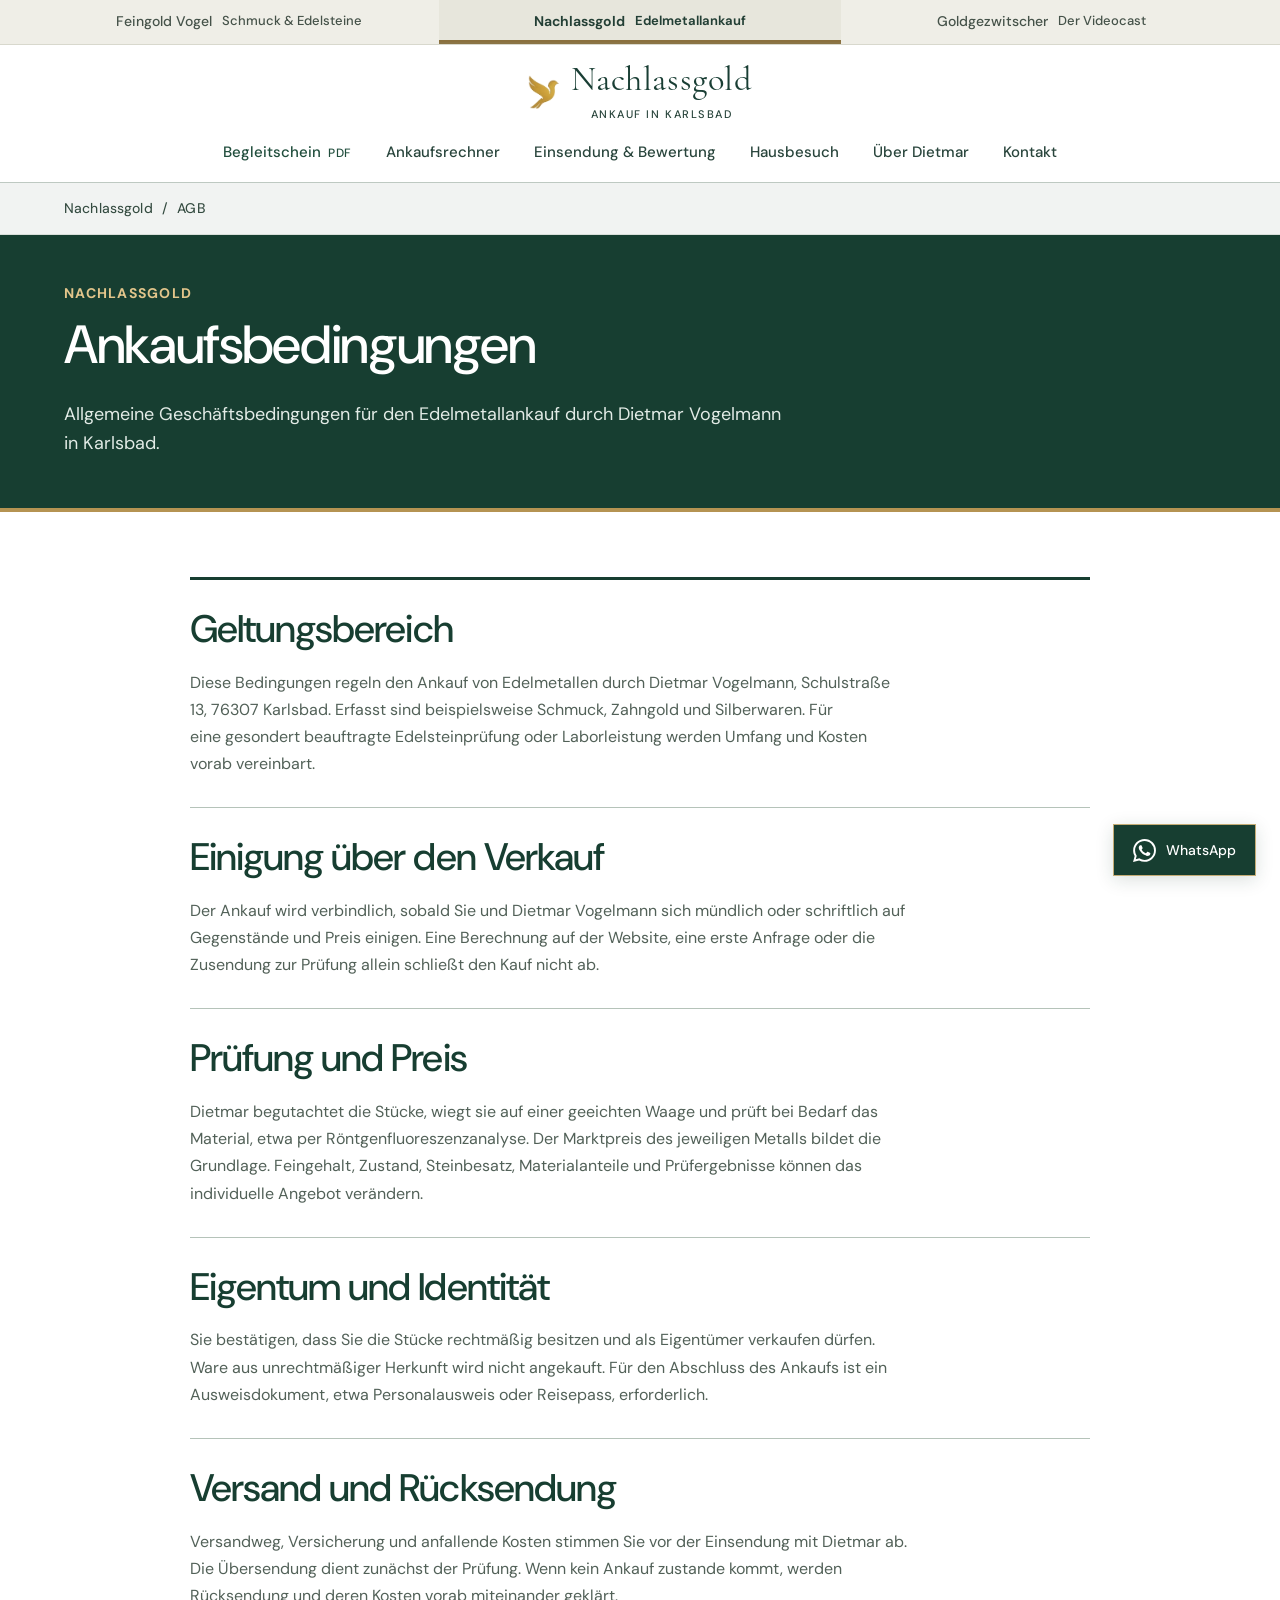
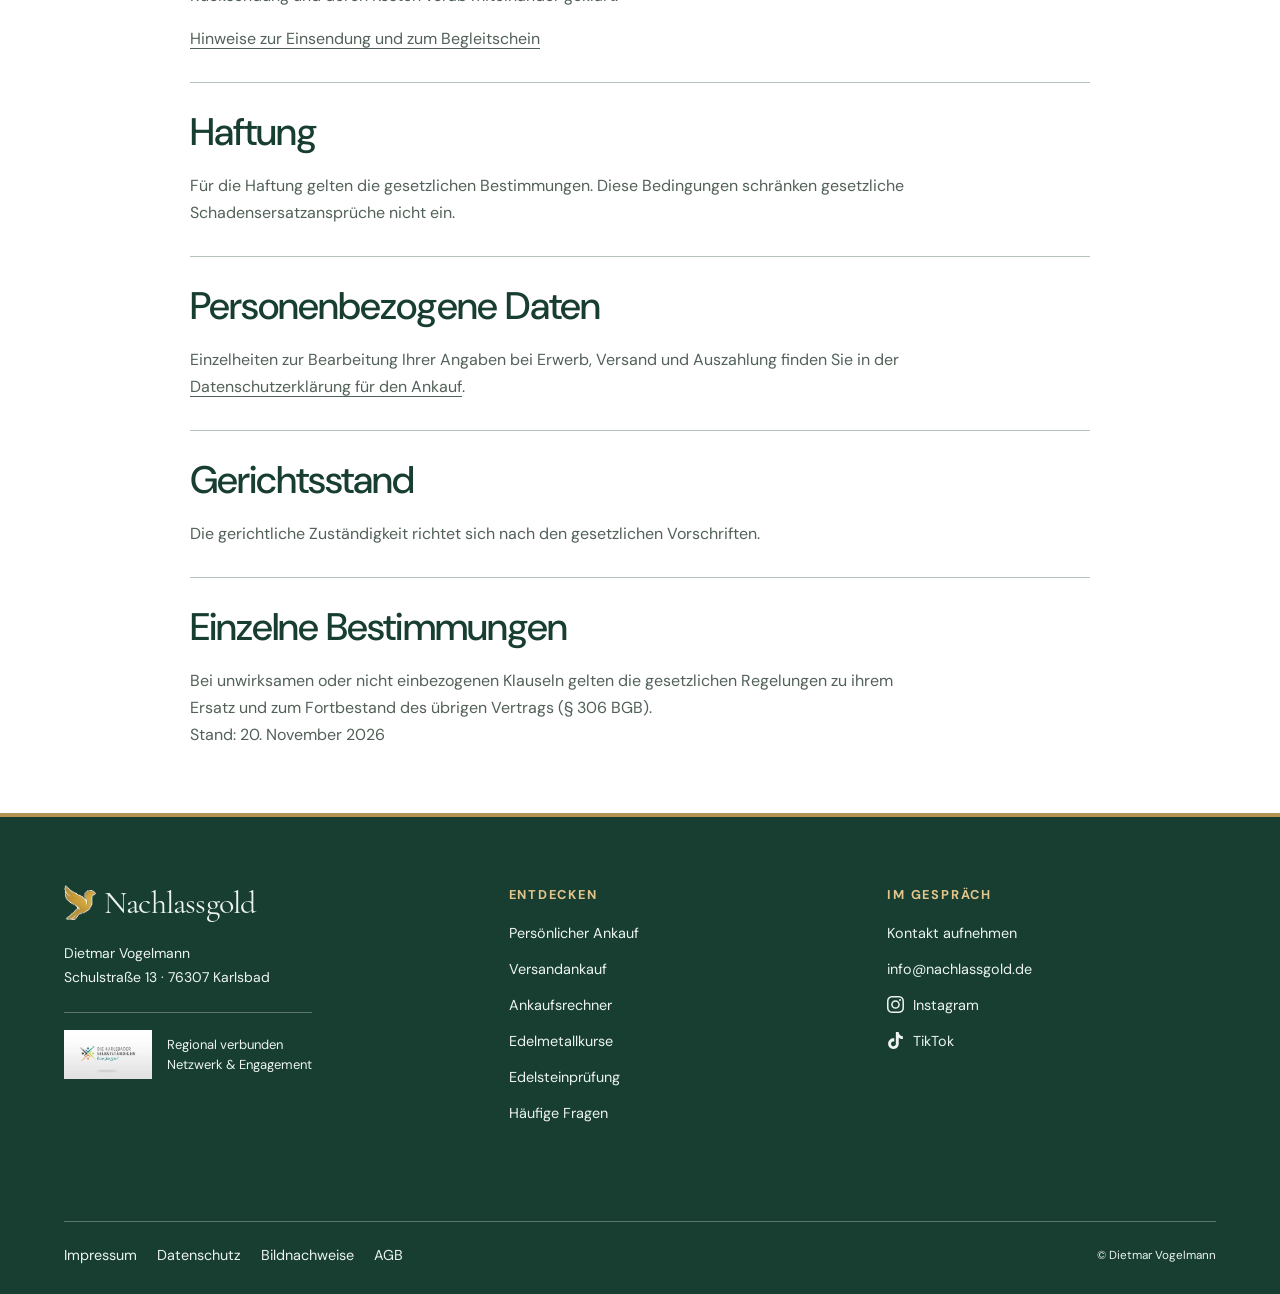
<file: agb.html>
<!doctype html>
<html lang="de"><head>
<meta charset="utf-8"><meta name="viewport" content="width=device-width,initial-scale=1">
<meta name="robots" content="noindex,nofollow"><meta name="referrer" content="no-referrer">
<meta http-equiv="x-dns-prefetch-control" content="off"><meta name="theme-color" content="#f8f6f1">
<meta http-equiv="Content-Security-Policy" content="default-src 'none'; media-src 'self'; img-src 'self'; style-src 'self'; script-src 'self'; connect-src 'self'; font-src 'self'; object-src 'none'; base-uri 'none'; form-action 'none'">
<title>AGB · Nachlassgold</title><meta name="description" content="Allgemeine Geschäftsbedingungen für den Edelmetallankauf durch Dietmar Vogelmann in Karlsbad.">
<link rel="stylesheet" href="assets/design.css">
<meta name="atelier-edition" content="atelier-v22">
<link rel="stylesheet" href="assets/haus-v3.css"><script src="assets/haus-v3.js?v=8" defer></script>
<link rel="icon" type="image/webp" href="assets/haus-vogel.webp">
<link rel="stylesheet" href="assets/journal-v4.css">
<link rel="stylesheet" href="assets/nachlass-v4.css">



<link rel="stylesheet" href="assets/hauslicht.css">
<link rel="stylesheet" href="assets/nachlass-v7.css?v=8">

<link rel="stylesheet" href="assets/family-v10.css?v=10"><link rel="stylesheet" href="assets/identity-v10.css?v=12"><script src="assets/experience-v10.js?v=10" defer></script>
<link rel="stylesheet" href="assets/refinement-v13.css?v=13">
<link rel="stylesheet" href="assets/refinement-v16.css?v=16">
<link rel="stylesheet" href="assets/header-v19.css?v=19">
<link rel="stylesheet" href="assets/contact-v20.css?v=20">
<link rel="stylesheet" href="assets/details-v21.css?v=21">
<link rel="stylesheet" href="assets/refinement-v22.css?v=22">
<link rel="stylesheet" href="assets/contrast-v27.css?v=27">
</head><body class="nachlass page-agb journal-v4 hauslicht identity-v10 edition22 contrast-v27">
<a class="skip" href="#inhalt">Zum Inhalt</a>
<header class="dv-head" data-dv-header="nachlassgold"><div class="dv-brandbar"><nav class="dv-worlds" aria-label="Die drei Marken von Dietmar Vogelmann"><a href="https://feingold-vogel.rateriser.tech/"><span>Feingold Vogel</span><small>Schmuck &amp; Edelsteine</small></a><a href="index.html" class="dv-active" aria-current="true"><span>Nachlassgold</span><small>Edelmetallankauf</small></a><a href="https://goldgezwitscher.rateriser.tech/"><span>Goldgezwitscher</span><small>Der Videocast</small></a></nav></div><div class="dv-core dv-inner"><a class="dv-logo" href="index.html" aria-label="Nachlassgold, zur Startseite"><img src="assets/haus-vogel.webp" width="77" height="85" alt=""><span><strong>Nachlassgold</strong><small>Ankauf in Karlsbad</small></span></a>
    <button class="dv-menu" type="button" aria-controls="dv-navigation" aria-expanded="false"><i aria-hidden="true"></i>Menü</button><nav class="dv-links" id="dv-navigation" aria-label="Hauptnavigation"><a href="downloads/versandbegleitschein.pdf" download aria-label="Begleitschein herunterladen (PDF)" class="dv-document">Begleitschein<span class="dv-pdf-label">PDF</span></a><a href="ankaufsrechner.html">Ankaufsrechner</a><a href="versandankauf.html">Einsendung &amp; Bewertung</a><a href="persoenlicher-ankauf.html#hausbesuch">Hausbesuch</a><a href="ueber-mich.html">Über Dietmar</a><a href="kontakt.html" class="dv-contact">Kontakt</a></nav></div></header>
<main id="inhalt"><div class="crumbbar"><nav class="crumbs" aria-label="Brotkrumen"><a href="index.html">Nachlassgold</a><span aria-hidden="true">/</span><span aria-current="page">AGB</span></nav></div>
<section class="page-intro"><div class="wrap"><p class="eyebrow">Nachlassgold</p><h1>Ankaufsbedingungen</h1><p class="lead">Allgemeine Geschäftsbedingungen für den Edelmetallankauf durch Dietmar Vogelmann in Karlsbad.</p></div></section>
<div class="section wrap editorial">
<section id="geltung"><h2>Geltungsbereich</h2>
<p>Diese Bedingungen regeln den Ankauf von Edelmetallen durch Dietmar Vogelmann, Schulstraße 13, 76307 Karlsbad. Erfasst sind beispielsweise Schmuck, Zahngold und Silberwaren. Für eine gesondert beauftragte Edelsteinprüfung oder Laborleistung werden Umfang und Kosten vorab vereinbart.</p>
</section>
<section id="einigung"><h2>Einigung über den Verkauf</h2>
<p>Der Ankauf wird verbindlich, sobald Sie und Dietmar Vogelmann sich mündlich oder schriftlich auf Gegenstände und Preis einigen. Eine Berechnung auf der Website, eine erste Anfrage oder die Zusendung zur Prüfung allein schließt den Kauf nicht ab.</p>
</section>
<section id="bewertung"><h2>Prüfung und Preis</h2>
<p>Dietmar begutachtet die Stücke, wiegt sie auf einer geeichten Waage und prüft bei Bedarf das Material, etwa per Röntgenfluoreszenzanalyse. Der Marktpreis des jeweiligen Metalls bildet die Grundlage. Feingehalt, Zustand, Steinbesatz, Materialanteile und Prüfergebnisse können das individuelle Angebot verändern.</p>
</section>
<section id="eigentum"><h2>Eigentum und Identität</h2>
<p>Sie bestätigen, dass Sie die Stücke rechtmäßig besitzen und als Eigentümer verkaufen dürfen. Ware aus unrechtmäßiger Herkunft wird nicht angekauft. Für den Abschluss des Ankaufs ist ein Ausweisdokument, etwa Personalausweis oder Reisepass, erforderlich.</p>
</section>
<section id="versand"><h2>Versand und Rücksendung</h2><p>Versandweg, Versicherung und anfallende Kosten stimmen Sie vor der Einsendung mit Dietmar ab. Die Übersendung dient zunächst der Prüfung. Wenn kein Ankauf zustande kommt, werden Rücksendung und deren Kosten vorab miteinander geklärt.</p><p><a href="versandankauf.html">Hinweise zur Einsendung und zum Begleitschein</a></p></section>
<section id="haftung"><h2>Haftung</h2>
<p>Für die Haftung gelten die gesetzlichen Bestimmungen. Diese Bedingungen schränken gesetzliche Schadensersatzansprüche nicht ein.</p>
</section>
<section id="daten"><h2>Personenbezogene Daten</h2>
<p>Einzelheiten zur Bearbeitung Ihrer Angaben bei Erwerb, Versand und Auszahlung finden Sie in der <a href="datenschutz.html#ankauf">Datenschutzerklärung für den Ankauf</a>.</p>
</section>
<section id="gericht"><h2>Gerichtsstand</h2>
<p>Die gerichtliche Zuständigkeit richtet sich nach den gesetzlichen Vorschriften.</p>
</section>
<section id="schluss"><h2>Einzelne Bestimmungen</h2>
<p>Bei unwirksamen oder nicht einbezogenen Klauseln gelten die gesetzlichen Regelungen zu ihrem Ersatz und zum Fortbestand des übrigen Vertrags (§ 306 BGB).</p>
</section>
<p class="note">Stand: <time datetime="2026-11-20">20. November 2026</time></p></div>

</main>
<footer class="site-footer"><div class="foot-inner">
<div class="foot-cols"><div><a class="foot-brand" href="index.html"><img src="assets/haus-vogel.webp" width="77" height="85" alt="">Nachlassgold</a><p class="foot-title">Dietmar Vogelmann<br>Schulstraße 13 · 76307 Karlsbad</p><a class="ng20-footer-network" href="index.html#regional"><img src="assets/karlsbader-v20-480.webp" width="480" height="270" alt="Die Karlsbader Selbstständigen" loading="lazy" decoding="async"><span>Regional verbunden<br>Netzwerk &amp; Engagement</span></a></div><div><p class="foot-heading">Entdecken</p><nav class="foot-links" aria-label="Themen"><a href="persoenlicher-ankauf.html">Persönlicher Ankauf</a><a href="versandankauf.html">Versandankauf</a><a href="ankaufsrechner.html">Ankaufsrechner</a><a href="edelmetallkurse.html">Edelmetallkurse</a><a href="edelsteine.html">Edelsteinprüfung</a><a href="fragen.html">Häufige Fragen</a></nav></div>
<div><p class="foot-heading">Im Gespräch</p><nav class="foot-links" aria-label="Kontakt und soziale Medien"><a href="kontakt.html">Kontakt aufnehmen</a><a href="mailto:info@nachlassgold.de">info@nachlassgold.de</a><a href="https://www.instagram.com/feingold_vogel/" rel="external noreferrer noopener"><svg class="v16-social-icon" viewBox="0 0 24 24" width="20" height="20" fill="currentColor" aria-hidden="true" focusable="false"><path d="M7.0301.084c-1.2768.0602-2.1487.264-2.911.5634-.7888.3075-1.4575.72-2.1228 1.3877-.6652.6677-1.075 1.3368-1.3802 2.127-.2954.7638-.4956 1.6365-.552 2.914-.0564 1.2775-.0689 1.6882-.0626 4.947.0062 3.2586.0206 3.6671.0825 4.9473.061 1.2765.264 2.1482.5635 2.9107.308.7889.72 1.4573 1.388 2.1228.6679.6655 1.3365 1.0743 2.1285 1.38.7632.295 1.6361.4961 2.9134.552 1.2773.056 1.6884.069 4.9462.0627 3.2578-.0062 3.668-.0207 4.9478-.0814 1.28-.0607 2.147-.2652 2.9098-.5633.7889-.3086 1.4578-.72 2.1228-1.3881.665-.6682 1.0745-1.3378 1.3795-2.1284.2957-.7632.4966-1.636.552-2.9124.056-1.2809.0692-1.6898.063-4.948-.0063-3.2583-.021-3.6668-.0817-4.9465-.0607-1.2797-.264-2.1487-.5633-2.9117-.3084-.7889-.72-1.4568-1.3876-2.1228C21.2982 1.33 20.628.9208 19.8378.6165 19.074.321 18.2017.1197 16.9244.0645 15.6471.0093 15.236-.005 11.977.0014 8.718.0076 8.31.0215 7.0301.0839m.1402 21.6932c-1.17-.0509-1.8053-.2453-2.2287-.408-.5606-.216-.96-.4771-1.3819-.895-.422-.4178-.6811-.8186-.9-1.378-.1644-.4234-.3624-1.058-.4171-2.228-.0595-1.2645-.072-1.6442-.079-4.848-.007-3.2037.0053-3.583.0607-4.848.05-1.169.2456-1.805.408-2.2282.216-.5613.4762-.96.895-1.3816.4188-.4217.8184-.6814 1.3783-.9003.423-.1651 1.0575-.3614 2.227-.4171 1.2655-.06 1.6447-.072 4.848-.079 3.2033-.007 3.5835.005 4.8495.0608 1.169.0508 1.8053.2445 2.228.408.5608.216.96.4754 1.3816.895.4217.4194.6816.8176.9005 1.3787.1653.4217.3617 1.056.4169 2.2263.0602 1.2655.0739 1.645.0796 4.848.0058 3.203-.0055 3.5834-.061 4.848-.051 1.17-.245 1.8055-.408 2.2294-.216.5604-.4763.96-.8954 1.3814-.419.4215-.8181.6811-1.3783.9-.4224.1649-1.0577.3617-2.2262.4174-1.2656.0595-1.6448.072-4.8493.079-3.2045.007-3.5825-.006-4.848-.0608M16.953 5.5864A1.44 1.44 0 1 0 18.39 4.144a1.44 1.44 0 0 0-1.437 1.4424M5.8385 12.012c.0067 3.4032 2.7706 6.1557 6.173 6.1493 3.4026-.0065 6.157-2.7701 6.1506-6.1733-.0065-3.4032-2.771-6.1565-6.174-6.1498-3.403.0067-6.156 2.771-6.1496 6.1738M8 12.0077a4 4 0 1 1 4.008 3.9921A3.9996 3.9996 0 0 1 8 12.0077"/></svg>Instagram</a><a href="https://www.tiktok.com/@feingold.vogel" rel="external noreferrer noopener"><svg class="v16-social-icon" viewBox="0 0 24 24" width="20" height="20" fill="currentColor" aria-hidden="true" focusable="false"><path d="M12.525.02c1.31-.02 2.61-.01 3.91-.02.08 1.53.63 3.09 1.75 4.17 1.12 1.11 2.7 1.62 4.24 1.79v4.03c-1.44-.05-2.89-.35-4.2-.97-.57-.26-1.1-.59-1.62-.93-.01 2.92.01 5.84-.02 8.75-.08 1.4-.54 2.79-1.35 3.94-1.31 1.92-3.58 3.17-5.91 3.21-1.43.08-2.86-.31-4.08-1.03-2.02-1.19-3.44-3.37-3.65-5.71-.02-.5-.03-1-.01-1.49.18-1.9 1.12-3.72 2.58-4.96 1.66-1.44 3.98-2.13 6.15-1.72.02 1.48-.04 2.96-.04 4.44-.99-.32-2.15-.23-3.02.37-.63.41-1.11 1.04-1.36 1.75-.21.51-.15 1.07-.14 1.61.24 1.64 1.82 3.02 3.5 2.87 1.12-.01 2.19-.66 2.77-1.61.19-.33.4-.67.41-1.06.1-1.79.06-3.57.07-5.36.01-4.03-.01-8.05.02-12.07z"/></svg>TikTok</a></nav></div></div>
<div class="foot-base"><nav aria-label="Rechtliches"><a href="impressum.html">Impressum</a><a href="datenschutz.html">Datenschutz</a><a href="bildnachweise.html">Bildnachweise</a><a href="agb.html" aria-current="page">AGB</a></nav><small>© Dietmar Vogelmann</small></div></div></footer>
<a class="ng20-whatsapp" href="https://wa.me/4915207034434" target="_blank" rel="noopener noreferrer" aria-label="Dietmar Vogelmann auf WhatsApp kontaktieren"><svg class="ng20-wa-icon" viewBox="0 0 24 24" width="24" height="24" fill="currentColor" aria-hidden="true" focusable="false"><path d="M17.472 14.382c-.297-.149-1.758-.867-2.03-.967-.273-.099-.471-.148-.67.15-.197.297-.767.966-.94 1.164-.173.199-.347.223-.644.075-.297-.15-1.255-.463-2.39-1.475-.883-.788-1.48-1.761-1.653-2.059-.173-.297-.018-.458.13-.606.134-.133.298-.347.446-.52.149-.174.198-.298.298-.497.099-.198.05-.371-.025-.52-.075-.149-.669-1.612-.916-2.207-.242-.579-.487-.5-.669-.51-.173-.008-.371-.01-.57-.01-.198 0-.52.074-.792.372-.272.297-1.04 1.016-1.04 2.479 0 1.462 1.065 2.875 1.213 3.074.149.198 2.096 3.2 5.077 4.487.709.306 1.262.489 1.694.625.712.227 1.36.195 1.871.118.571-.085 1.758-.719 2.006-1.413.248-.694.248-1.289.173-1.413-.074-.124-.272-.198-.57-.347m-5.421 7.403h-.004a9.87 9.87 0 01-5.031-1.378l-.361-.214-3.741.982.998-3.648-.235-.374a9.86 9.86 0 01-1.51-5.26c.001-5.45 4.436-9.884 9.888-9.884 2.64 0 5.122 1.03 6.988 2.898a9.825 9.825 0 012.893 6.994c-.003 5.45-4.437 9.884-9.885 9.884m8.413-18.297A11.815 11.815 0 0012.05 0C5.495 0 .16 5.335.157 11.892c0 2.096.547 4.142 1.588 5.945L.057 24l6.305-1.654a11.882 11.882 0 005.683 1.448h.005c6.554 0 11.89-5.335 11.893-11.893a11.821 11.821 0 00-3.48-8.413Z"/></svg><span>WhatsApp</span></a>
</body></html>
</file>
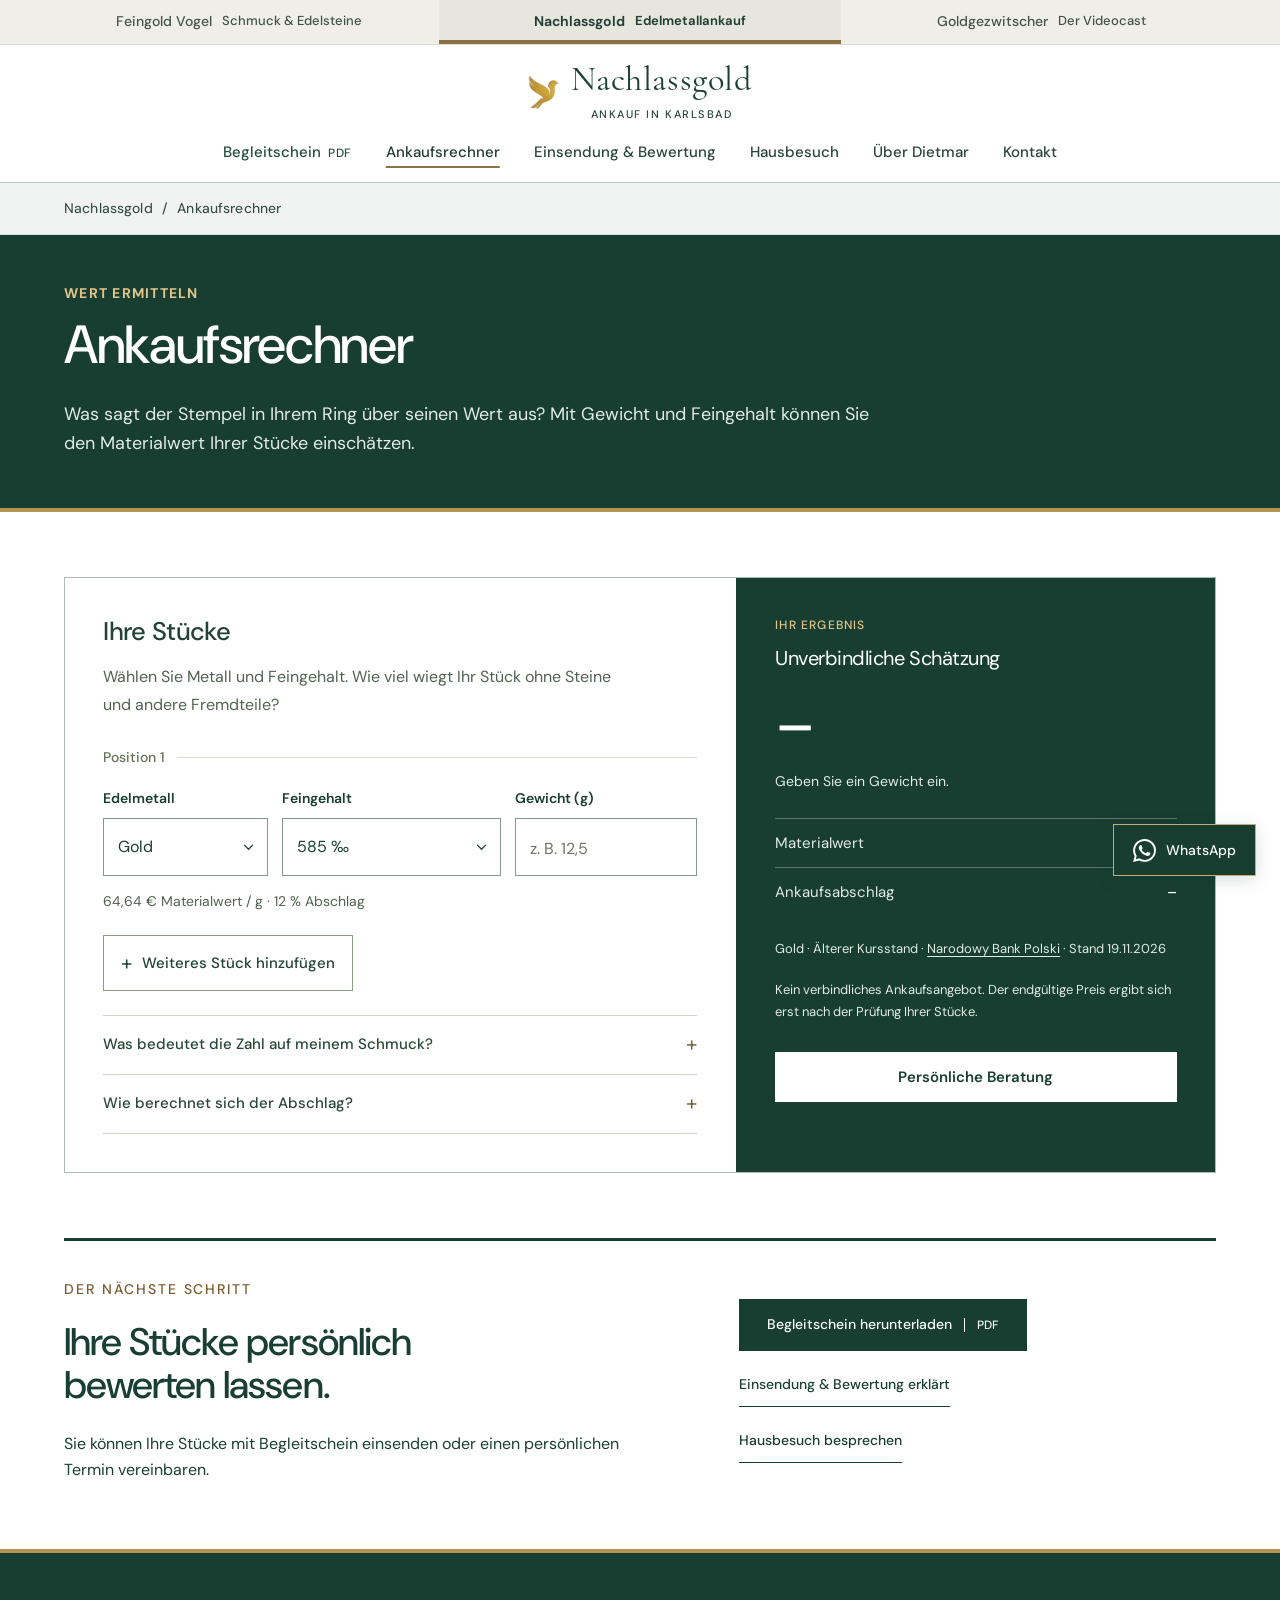
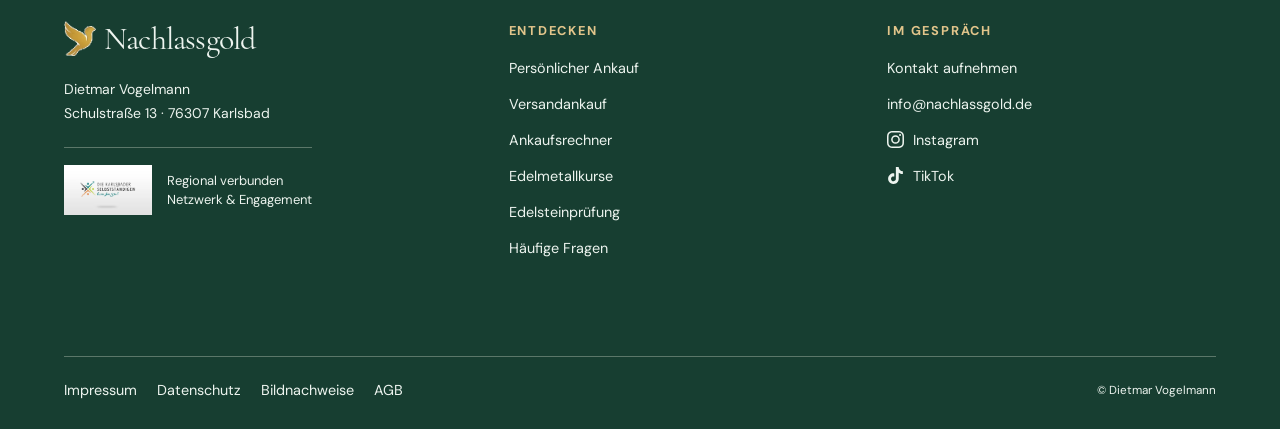
<file: ankaufsrechner.html>
<!doctype html>
<html lang="de"><head>
<meta charset="utf-8"><meta name="viewport" content="width=device-width,initial-scale=1">
<meta name="robots" content="noindex,nofollow"><meta name="referrer" content="no-referrer">
<meta http-equiv="x-dns-prefetch-control" content="off"><meta name="theme-color" content="#f8f6f1">
<meta http-equiv="Content-Security-Policy" content="default-src 'none'; media-src 'self'; img-src 'self'; style-src 'self'; script-src 'self'; connect-src 'self'; font-src 'self'; object-src 'none'; base-uri 'none'; form-action 'none'">
<title>Ankaufsrechner · Nachlassgold</title><meta name="description" content="Was sagt der Stempel in Ihrem Ring über seinen Wert aus? Mit Gewicht und Feingehalt können Sie den Materialwert Ihrer Stücke einschätzen.">
<link rel="stylesheet" href="assets/design.css"><link rel="stylesheet" href="assets/rates.css"><script src="assets/rates-data.js" defer></script><script src="assets/rates.js?v=23" defer></script>
<link rel="stylesheet" href="assets/feingehalt.css?v=9">
<script src="assets/feingehalt.js?v=9" defer></script>
<meta name="atelier-edition" content="atelier-v23">
<link rel="stylesheet" href="assets/haus-v3.css"><script src="assets/haus-v3.js?v=8" defer></script>
<link rel="icon" type="image/webp" href="assets/haus-vogel.webp">
<link rel="stylesheet" href="assets/journal-v4.css">
<link rel="stylesheet" href="assets/nachlass-v4.css">



<link rel="stylesheet" href="assets/hauslicht.css">
<link rel="stylesheet" href="assets/nachlass-v7.css?v=8">

<link rel="stylesheet" href="assets/family-v10.css?v=10"><link rel="stylesheet" href="assets/identity-v10.css?v=12"><script src="assets/experience-v10.js?v=10" defer></script>
<link rel="stylesheet" href="assets/refinement-v13.css?v=13">
<link rel="stylesheet" href="assets/refinement-v16.css?v=16">
<link rel="stylesheet" href="assets/header-v19.css?v=19">
<link rel="stylesheet" href="assets/contact-v20.css?v=20">
<link rel="stylesheet" href="assets/details-v21.css?v=21">
<link rel="stylesheet" href="assets/refinement-v22.css?v=22">
<link rel="stylesheet" href="assets/calculator-v23.css?v=23.1">
<link rel="stylesheet" href="assets/contrast-v27.css?v=27">
</head><body class="nachlass page-ankaufsrechner journal-v4 hauslicht identity-v10 edition22 contrast-v27">
<a class="skip" href="#inhalt">Zum Inhalt</a>
<header class="dv-head" data-dv-header="nachlassgold"><div class="dv-brandbar"><nav class="dv-worlds" aria-label="Die drei Marken von Dietmar Vogelmann"><a href="https://feingold-vogel.rateriser.tech/"><span>Feingold Vogel</span><small>Schmuck &amp; Edelsteine</small></a><a href="index.html" class="dv-active" aria-current="true"><span>Nachlassgold</span><small>Edelmetallankauf</small></a><a href="https://goldgezwitscher.rateriser.tech/"><span>Goldgezwitscher</span><small>Der Videocast</small></a></nav></div><div class="dv-core dv-inner"><a class="dv-logo" href="index.html" aria-label="Nachlassgold, zur Startseite"><img src="assets/haus-vogel.webp" width="77" height="85" alt=""><span><strong>Nachlassgold</strong><small>Ankauf in Karlsbad</small></span></a>
    <button class="dv-menu" type="button" aria-controls="dv-navigation" aria-expanded="false"><i aria-hidden="true"></i>Menü</button><nav class="dv-links" id="dv-navigation" aria-label="Hauptnavigation"><a href="downloads/versandbegleitschein.pdf" download aria-label="Begleitschein herunterladen (PDF)" class="dv-document">Begleitschein<span class="dv-pdf-label">PDF</span></a><a href="ankaufsrechner.html" aria-current="page">Ankaufsrechner</a><a href="versandankauf.html">Einsendung &amp; Bewertung</a><a href="persoenlicher-ankauf.html#hausbesuch">Hausbesuch</a><a href="ueber-mich.html">Über Dietmar</a><a href="kontakt.html" class="dv-contact">Kontakt</a></nav></div></header>
<main id="inhalt"><div class="crumbbar"><nav class="crumbs" aria-label="Brotkrumen"><a href="index.html">Nachlassgold</a><span aria-hidden="true">/</span><span aria-current="page">Ankaufsrechner</span></nav></div>
<section class="page-intro"><div class="wrap">
  <p class="eyebrow">Wert ermitteln</p>
  <h1>Ankaufsrechner</h1>
  <p class="lead">Was sagt der Stempel in Ihrem Ring über seinen Wert aus? Mit Gewicht und Feingehalt können Sie den Materialwert Ihrer Stücke einschätzen.</p>
</div></section>
<section class="section wrap" aria-label="Ankaufswert berechnen">

<section class="ng-calc ng23-calc" id="rechner" data-rate-calculator aria-label="Edelmetallwert berechnen">
  <div class="ng-calc-main">
    <h2>Ihre Stücke</h2>
    <p>Wählen Sie Metall und Feingehalt. Wie viel wiegt Ihr Stück ohne Steine und andere Fremdteile?</p>


<div data-calc-items></div>
    <button class="ng-add" data-add-item type="button">Weiteres Stück hinzufügen</button>
<details class="ng23-help"><summary>Was bedeutet die Zahl auf meinem Schmuck?</summary>    <aside class="ng-purity" data-purity-guide data-tone="gold" aria-labelledby="punze-titel">
      <div class="ng-purity-heading">
        <h3 id="punze-titel">Der Feinmetallanteil</h3>
        <span class="ng-purity-position" data-purity-position>Beispiel</span>
      </div>
      <div class="ng-purity-values">
        <div class="ng-purity-value"><span>Punze</span><strong data-purity-stamp>585</strong></div>
        <span class="ng-purity-arrow" aria-hidden="true">→</span>
        <div class="ng-purity-value"><span>Feinmetallanteil</span><strong data-purity-percent>58,5 % Gold</strong></div>
      </div>
      <div class="ng-purity-track" aria-hidden="true"><progress data-purity-meter max="1000" value="585"></progress></div>
      <p class="ng-purity-description" aria-live="polite" aria-atomic="true" data-purity-description>585 von 1.000 Gewichtsteilen sind Gold. Ein Gramm dieser Legierung enthält 0,585&nbsp;g Gold.</p>
    </aside></details>
    <details class="ng-terms"><summary>Wie berechnet sich der Abschlag?</summary>
      <p>Wir addieren das eingegebene Gewicht aller Positionen je Metall. Die Staffel gilt dann für alle zugehörigen Positionen. Der Feingehalt bestimmt den Materialwert pro Gramm.</p>
      <dl><dt>Gold 333 bis 916</dt><dd>Bis 50 g: 12 %, darüber: 10 %</dd><dt>Gold 999</dt><dd>5 %</dd><dt>Silber 800 bis 950</dt><dd>Bis 2.000 g: 20 %, darüber: 17 %</dd><dt>Silber 999 (Münzen und Barren)</dt><dd>Bis 2.000 g: 15 %, darüber: 12 %</dd><dt>Platin und Palladium 950 / 999</dt><dd>25 %</dd></dl>
    </details>
  </div>
  <div class="ng-calc-result">
    <p class="ng23-result-kicker">Ihr Ergebnis</p><h2>Unverbindliche Schätzung</h2>
    <div class="ng-result-total" data-total aria-live="polite">–</div>
    <div class="ng-result-status" data-result-label>Geben Sie ein Gewicht ein.</div>
    <dl class="ng-breakdown"><div><dt>Materialwert</dt><dd data-material>–</dd></div><div><dt>Ankaufsabschlag</dt><dd data-deduction>–</dd></div></dl>
    <div class="ng-sources" data-calc-sources></div>
    <p class="ng-result-foot">Kein verbindliches Ankaufsangebot. Der endgültige Preis ergibt sich erst nach der Prüfung Ihrer Stücke.</p>
    <button type="button" class="ng-copy" data-copy-result hidden>Berechnung kopieren</button>
    <span class="ng-copy-message" data-copy-message role="status"></span>
    <textarea data-copy-fallback aria-label="Berechnung zum Kopieren" rows="6" readonly hidden></textarea>
    <a class="ng-rate-action" data-sale-request href="kontakt.html">Persönliche Beratung</a>
    <p class="ng-result-foot" data-mail-note hidden></p>
  </div>
  <noscript><p>Für den Rechner benötigen Sie JavaScript. Wir beraten Sie gerne <a href="kontakt.html">persönlich</a>.</p></noscript>
</section>

</section>

<section class="ng-after-calculation v10-width"><div><p class="v10-eyebrow">Der nächste Schritt</p><h2>Ihre Stücke persönlich bewerten lassen.</h2><p>Sie können Ihre Stücke mit Begleitschein einsenden oder einen persönlichen Termin vereinbaren.</p></div><div class="v10-actions"><a class="v10-action primary" href="downloads/versandbegleitschein.pdf" download>Begleitschein herunterladen <span class="ng-filetype">PDF</span></a><a class="v10-action text" href="versandankauf.html#ablauf">Einsendung &amp; Bewertung erklärt</a><a class="v10-action text" href="persoenlicher-ankauf.html#hausbesuch">Hausbesuch besprechen</a></div></section></main>
<footer class="site-footer"><div class="foot-inner">
<div class="foot-cols"><div><a class="foot-brand" href="index.html"><img src="assets/haus-vogel.webp" width="77" height="85" alt="">Nachlassgold</a><p class="foot-title">Dietmar Vogelmann<br>Schulstraße 13 · 76307 Karlsbad</p><a class="ng20-footer-network" href="index.html#regional"><img src="assets/karlsbader-v20-480.webp" width="480" height="270" alt="Die Karlsbader Selbstständigen" loading="lazy" decoding="async"><span>Regional verbunden<br>Netzwerk &amp; Engagement</span></a></div><div><p class="foot-heading">Entdecken</p><nav class="foot-links" aria-label="Themen"><a href="persoenlicher-ankauf.html">Persönlicher Ankauf</a><a href="versandankauf.html">Versandankauf</a><a href="ankaufsrechner.html" aria-current="page">Ankaufsrechner</a><a href="edelmetallkurse.html">Edelmetallkurse</a><a href="edelsteine.html">Edelsteinprüfung</a><a href="fragen.html">Häufige Fragen</a></nav></div>
<div><p class="foot-heading">Im Gespräch</p><nav class="foot-links" aria-label="Kontakt und soziale Medien"><a href="kontakt.html">Kontakt aufnehmen</a><a href="mailto:info@nachlassgold.de">info@nachlassgold.de</a><a href="https://www.instagram.com/feingold_vogel/" rel="external noreferrer noopener"><svg class="v16-social-icon" viewBox="0 0 24 24" width="20" height="20" fill="currentColor" aria-hidden="true" focusable="false"><path d="M7.0301.084c-1.2768.0602-2.1487.264-2.911.5634-.7888.3075-1.4575.72-2.1228 1.3877-.6652.6677-1.075 1.3368-1.3802 2.127-.2954.7638-.4956 1.6365-.552 2.914-.0564 1.2775-.0689 1.6882-.0626 4.947.0062 3.2586.0206 3.6671.0825 4.9473.061 1.2765.264 2.1482.5635 2.9107.308.7889.72 1.4573 1.388 2.1228.6679.6655 1.3365 1.0743 2.1285 1.38.7632.295 1.6361.4961 2.9134.552 1.2773.056 1.6884.069 4.9462.0627 3.2578-.0062 3.668-.0207 4.9478-.0814 1.28-.0607 2.147-.2652 2.9098-.5633.7889-.3086 1.4578-.72 2.1228-1.3881.665-.6682 1.0745-1.3378 1.3795-2.1284.2957-.7632.4966-1.636.552-2.9124.056-1.2809.0692-1.6898.063-4.948-.0063-3.2583-.021-3.6668-.0817-4.9465-.0607-1.2797-.264-2.1487-.5633-2.9117-.3084-.7889-.72-1.4568-1.3876-2.1228C21.2982 1.33 20.628.9208 19.8378.6165 19.074.321 18.2017.1197 16.9244.0645 15.6471.0093 15.236-.005 11.977.0014 8.718.0076 8.31.0215 7.0301.0839m.1402 21.6932c-1.17-.0509-1.8053-.2453-2.2287-.408-.5606-.216-.96-.4771-1.3819-.895-.422-.4178-.6811-.8186-.9-1.378-.1644-.4234-.3624-1.058-.4171-2.228-.0595-1.2645-.072-1.6442-.079-4.848-.007-3.2037.0053-3.583.0607-4.848.05-1.169.2456-1.805.408-2.2282.216-.5613.4762-.96.895-1.3816.4188-.4217.8184-.6814 1.3783-.9003.423-.1651 1.0575-.3614 2.227-.4171 1.2655-.06 1.6447-.072 4.848-.079 3.2033-.007 3.5835.005 4.8495.0608 1.169.0508 1.8053.2445 2.228.408.5608.216.96.4754 1.3816.895.4217.4194.6816.8176.9005 1.3787.1653.4217.3617 1.056.4169 2.2263.0602 1.2655.0739 1.645.0796 4.848.0058 3.203-.0055 3.5834-.061 4.848-.051 1.17-.245 1.8055-.408 2.2294-.216.5604-.4763.96-.8954 1.3814-.419.4215-.8181.6811-1.3783.9-.4224.1649-1.0577.3617-2.2262.4174-1.2656.0595-1.6448.072-4.8493.079-3.2045.007-3.5825-.006-4.848-.0608M16.953 5.5864A1.44 1.44 0 1 0 18.39 4.144a1.44 1.44 0 0 0-1.437 1.4424M5.8385 12.012c.0067 3.4032 2.7706 6.1557 6.173 6.1493 3.4026-.0065 6.157-2.7701 6.1506-6.1733-.0065-3.4032-2.771-6.1565-6.174-6.1498-3.403.0067-6.156 2.771-6.1496 6.1738M8 12.0077a4 4 0 1 1 4.008 3.9921A3.9996 3.9996 0 0 1 8 12.0077"/></svg>Instagram</a><a href="https://www.tiktok.com/@feingold.vogel" rel="external noreferrer noopener"><svg class="v16-social-icon" viewBox="0 0 24 24" width="20" height="20" fill="currentColor" aria-hidden="true" focusable="false"><path d="M12.525.02c1.31-.02 2.61-.01 3.91-.02.08 1.53.63 3.09 1.75 4.17 1.12 1.11 2.7 1.62 4.24 1.79v4.03c-1.44-.05-2.89-.35-4.2-.97-.57-.26-1.1-.59-1.62-.93-.01 2.92.01 5.84-.02 8.75-.08 1.4-.54 2.79-1.35 3.94-1.31 1.92-3.58 3.17-5.91 3.21-1.43.08-2.86-.31-4.08-1.03-2.02-1.19-3.44-3.37-3.65-5.71-.02-.5-.03-1-.01-1.49.18-1.9 1.12-3.72 2.58-4.96 1.66-1.44 3.98-2.13 6.15-1.72.02 1.48-.04 2.96-.04 4.44-.99-.32-2.15-.23-3.02.37-.63.41-1.11 1.04-1.36 1.75-.21.51-.15 1.07-.14 1.61.24 1.64 1.82 3.02 3.5 2.87 1.12-.01 2.19-.66 2.77-1.61.19-.33.4-.67.41-1.06.1-1.79.06-3.57.07-5.36.01-4.03-.01-8.05.02-12.07z"/></svg>TikTok</a></nav></div></div>
<div class="foot-base"><nav aria-label="Rechtliches"><a href="impressum.html">Impressum</a><a href="datenschutz.html">Datenschutz</a><a href="bildnachweise.html">Bildnachweise</a><a href="agb.html">AGB</a></nav><small>© Dietmar Vogelmann</small></div></div></footer>
<nav class="ng-mobile-actions" aria-label="Schnell zum Goldankauf"><a href="ankaufsrechner.html#rechner">Rechner</a><a href="downloads/versandbegleitschein.pdf" download aria-label="Begleitschein herunterladen (PDF)">Begleitschein</a><a class="ng20-mobile-wa" href="https://wa.me/4915207034434" target="_blank" rel="noopener noreferrer" aria-label="Dietmar auf WhatsApp kontaktieren"><svg class="ng20-wa-icon" viewBox="0 0 24 24" width="24" height="24" fill="currentColor" aria-hidden="true" focusable="false"><path d="M17.472 14.382c-.297-.149-1.758-.867-2.03-.967-.273-.099-.471-.148-.67.15-.197.297-.767.966-.94 1.164-.173.199-.347.223-.644.075-.297-.15-1.255-.463-2.39-1.475-.883-.788-1.48-1.761-1.653-2.059-.173-.297-.018-.458.13-.606.134-.133.298-.347.446-.52.149-.174.198-.298.298-.497.099-.198.05-.371-.025-.52-.075-.149-.669-1.612-.916-2.207-.242-.579-.487-.5-.669-.51-.173-.008-.371-.01-.57-.01-.198 0-.52.074-.792.372-.272.297-1.04 1.016-1.04 2.479 0 1.462 1.065 2.875 1.213 3.074.149.198 2.096 3.2 5.077 4.487.709.306 1.262.489 1.694.625.712.227 1.36.195 1.871.118.571-.085 1.758-.719 2.006-1.413.248-.694.248-1.289.173-1.413-.074-.124-.272-.198-.57-.347m-5.421 7.403h-.004a9.87 9.87 0 01-5.031-1.378l-.361-.214-3.741.982.998-3.648-.235-.374a9.86 9.86 0 01-1.51-5.26c.001-5.45 4.436-9.884 9.888-9.884 2.64 0 5.122 1.03 6.988 2.898a9.825 9.825 0 012.893 6.994c-.003 5.45-4.437 9.884-9.885 9.884m8.413-18.297A11.815 11.815 0 0012.05 0C5.495 0 .16 5.335.157 11.892c0 2.096.547 4.142 1.588 5.945L.057 24l6.305-1.654a11.882 11.882 0 005.683 1.448h.005c6.554 0 11.89-5.335 11.893-11.893a11.821 11.821 0 00-3.48-8.413Z"/></svg>WhatsApp</a></nav>
<a class="ng20-whatsapp" href="https://wa.me/4915207034434" target="_blank" rel="noopener noreferrer" aria-label="Dietmar Vogelmann auf WhatsApp kontaktieren"><svg class="ng20-wa-icon" viewBox="0 0 24 24" width="24" height="24" fill="currentColor" aria-hidden="true" focusable="false"><path d="M17.472 14.382c-.297-.149-1.758-.867-2.03-.967-.273-.099-.471-.148-.67.15-.197.297-.767.966-.94 1.164-.173.199-.347.223-.644.075-.297-.15-1.255-.463-2.39-1.475-.883-.788-1.48-1.761-1.653-2.059-.173-.297-.018-.458.13-.606.134-.133.298-.347.446-.52.149-.174.198-.298.298-.497.099-.198.05-.371-.025-.52-.075-.149-.669-1.612-.916-2.207-.242-.579-.487-.5-.669-.51-.173-.008-.371-.01-.57-.01-.198 0-.52.074-.792.372-.272.297-1.04 1.016-1.04 2.479 0 1.462 1.065 2.875 1.213 3.074.149.198 2.096 3.2 5.077 4.487.709.306 1.262.489 1.694.625.712.227 1.36.195 1.871.118.571-.085 1.758-.719 2.006-1.413.248-.694.248-1.289.173-1.413-.074-.124-.272-.198-.57-.347m-5.421 7.403h-.004a9.87 9.87 0 01-5.031-1.378l-.361-.214-3.741.982.998-3.648-.235-.374a9.86 9.86 0 01-1.51-5.26c.001-5.45 4.436-9.884 9.888-9.884 2.64 0 5.122 1.03 6.988 2.898a9.825 9.825 0 012.893 6.994c-.003 5.45-4.437 9.884-9.885 9.884m8.413-18.297A11.815 11.815 0 0012.05 0C5.495 0 .16 5.335.157 11.892c0 2.096.547 4.142 1.588 5.945L.057 24l6.305-1.654a11.882 11.882 0 005.683 1.448h.005c6.554 0 11.89-5.335 11.893-11.893a11.821 11.821 0 00-3.48-8.413Z"/></svg><span>WhatsApp</span></a>
</body></html>
</file>
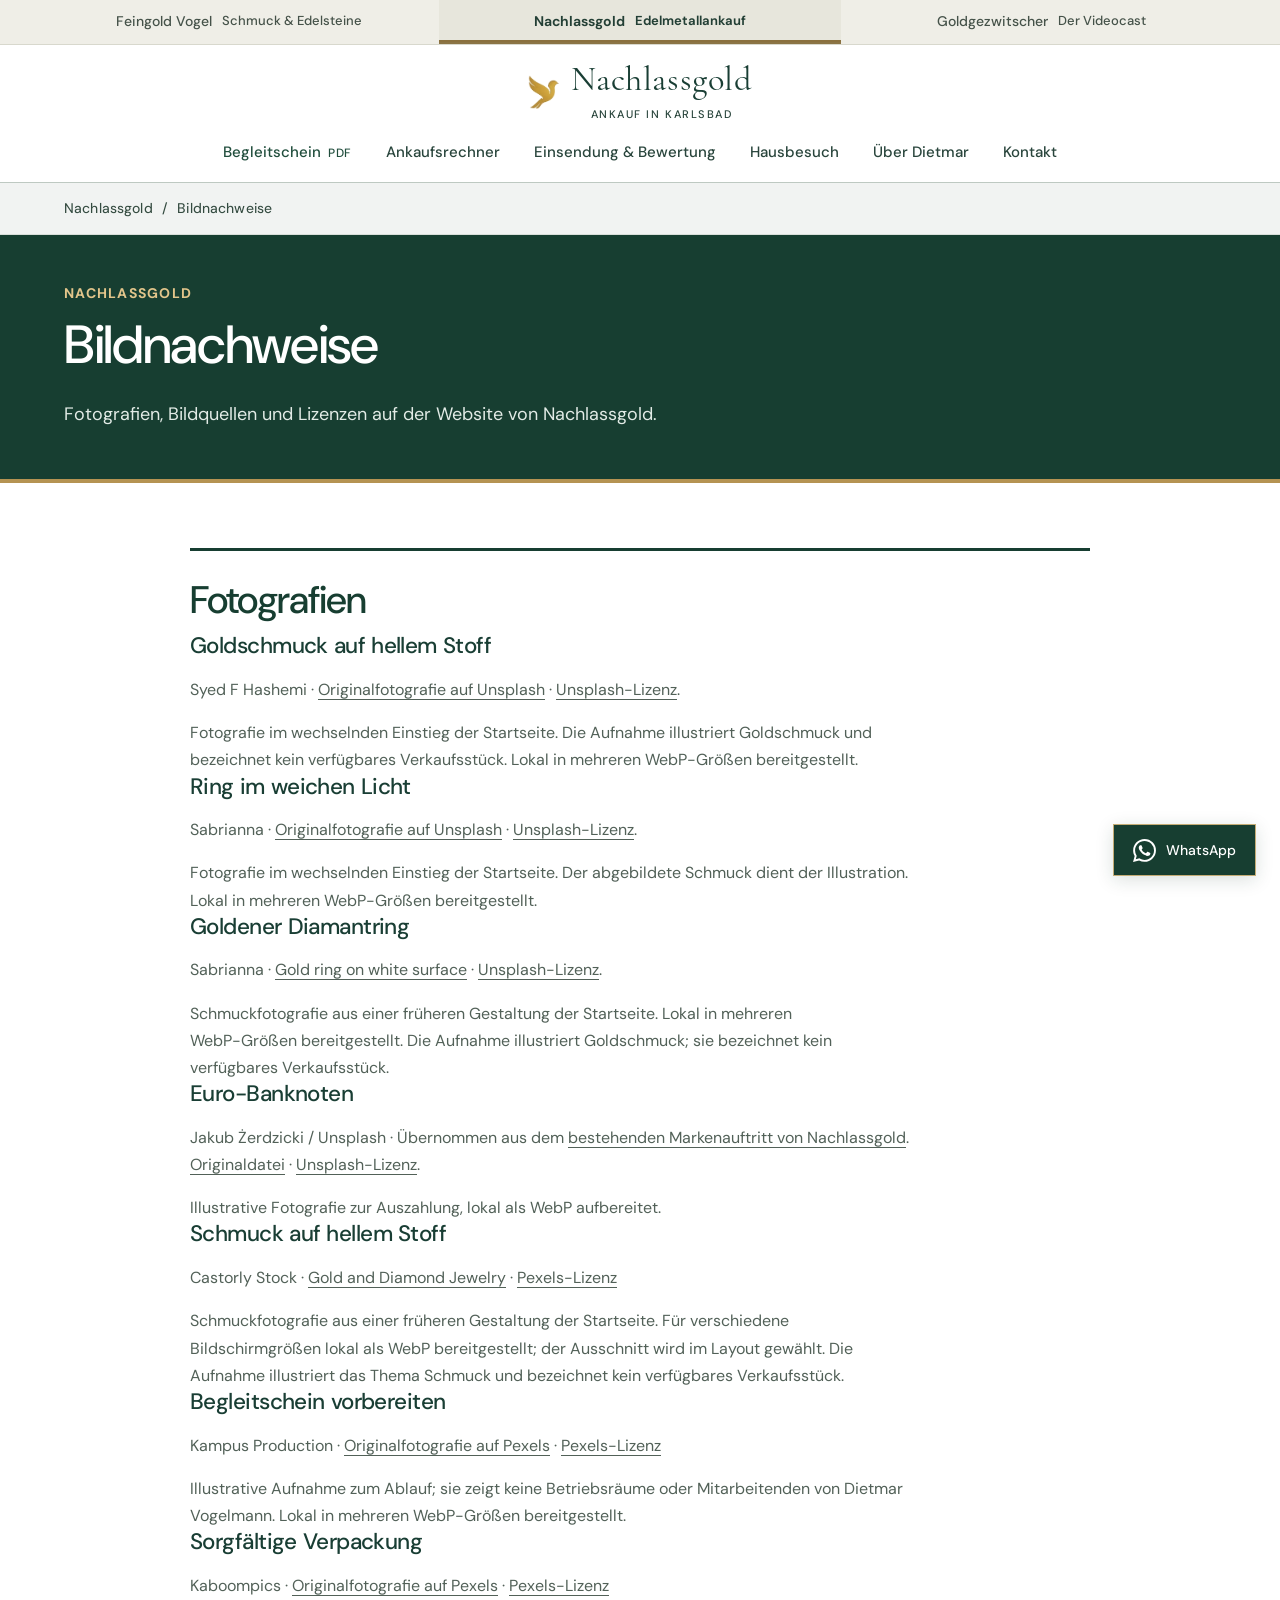
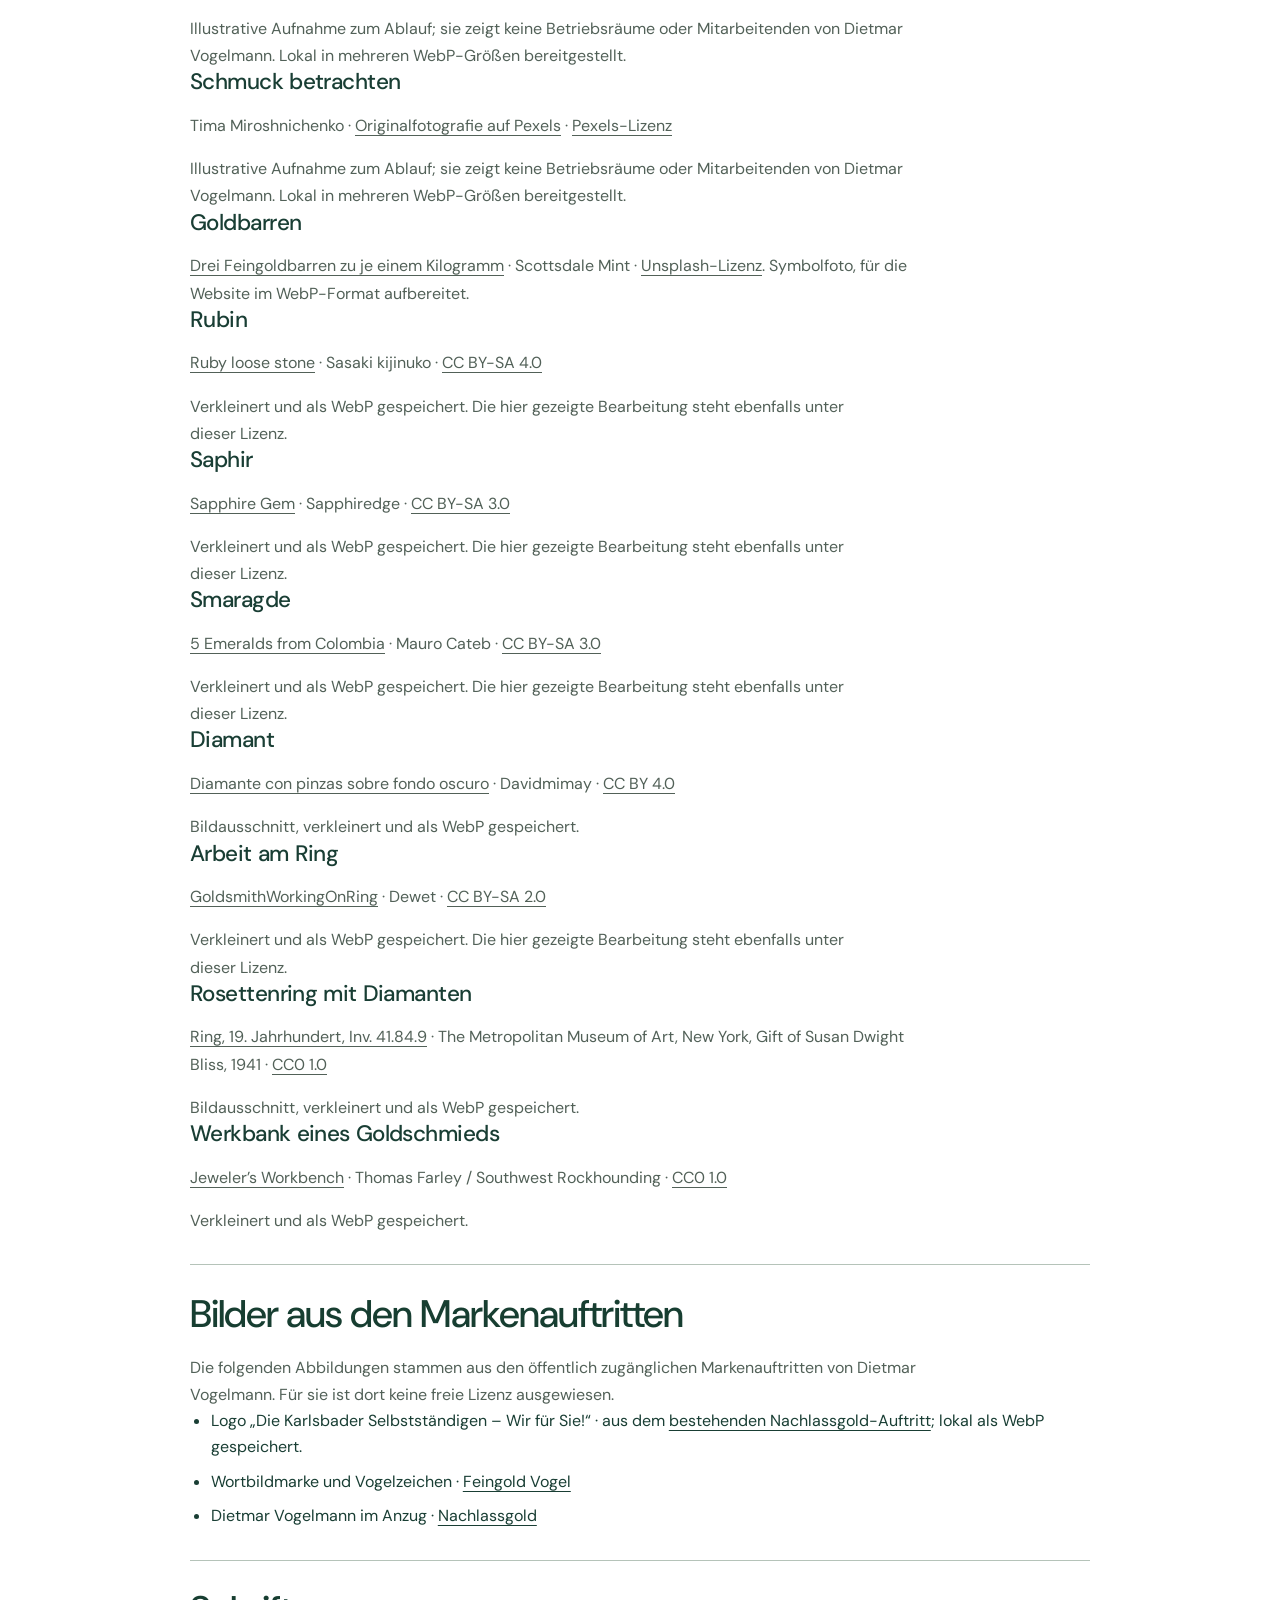
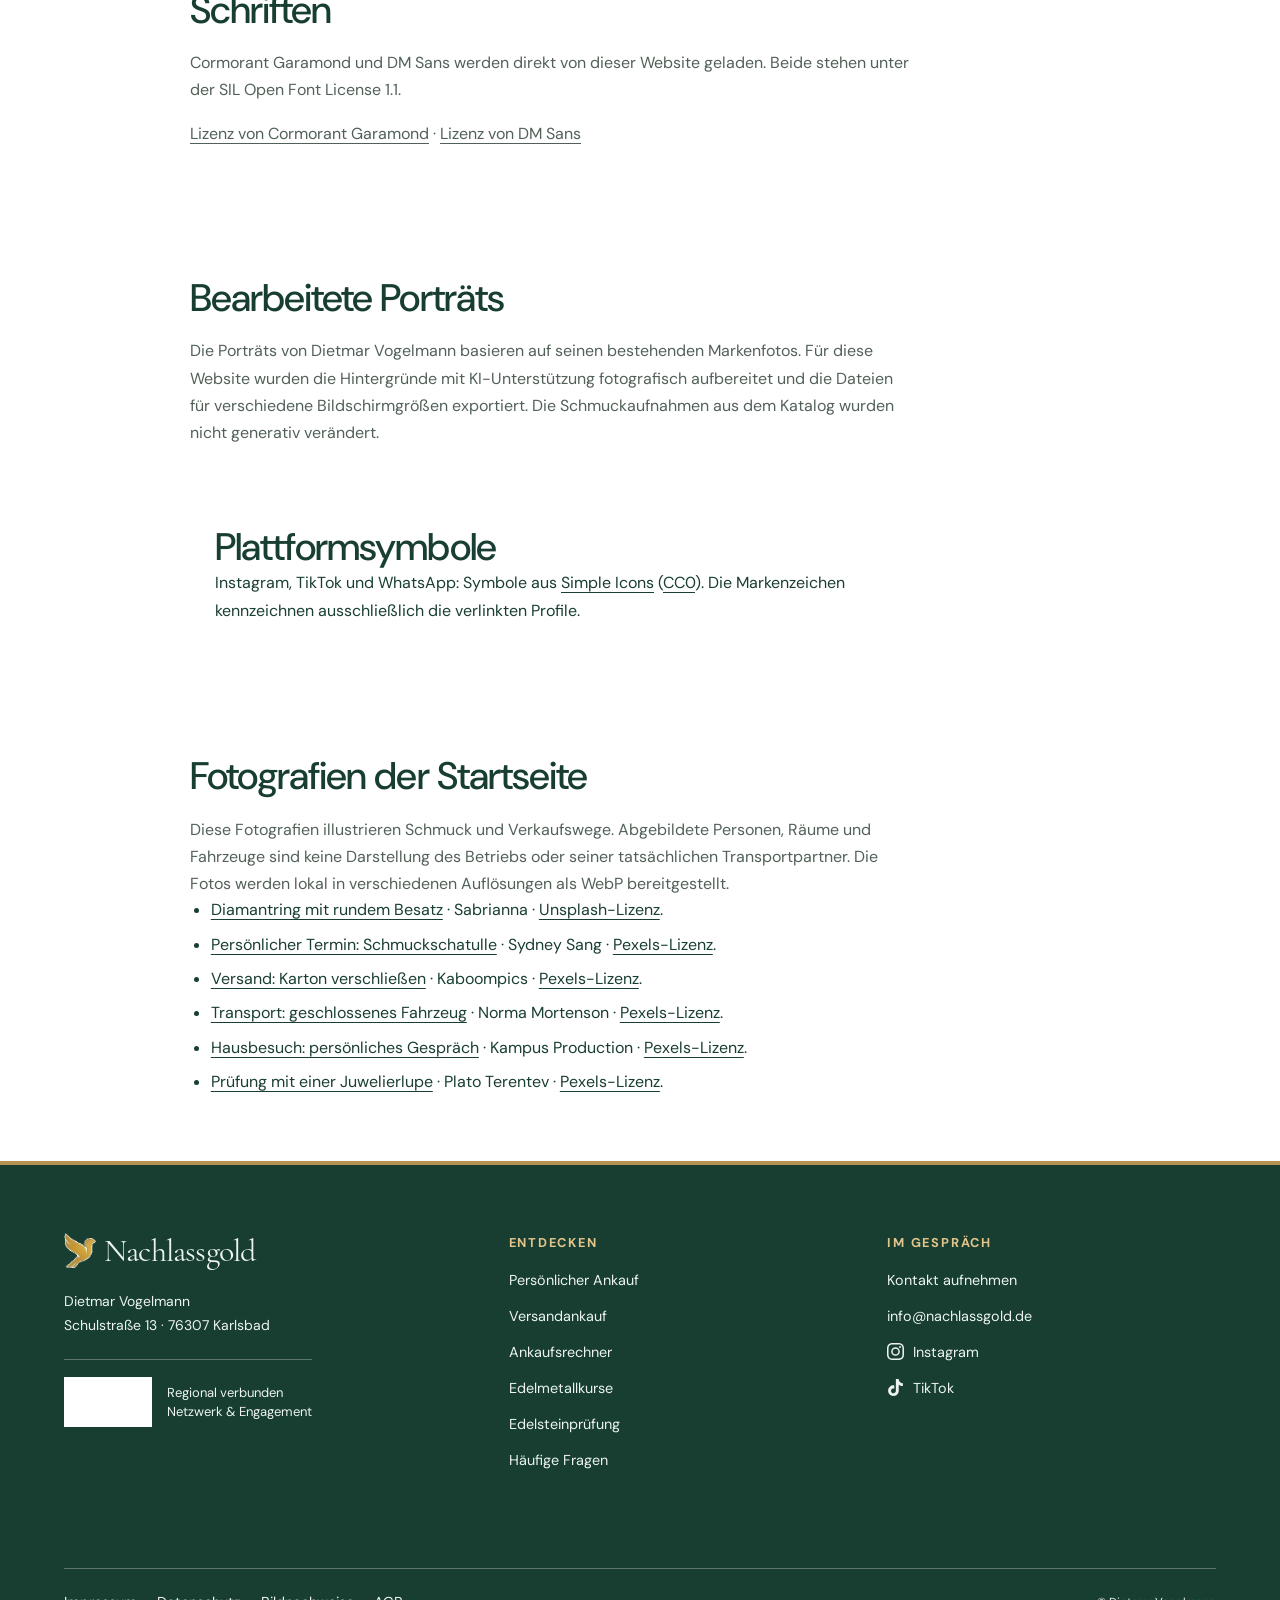
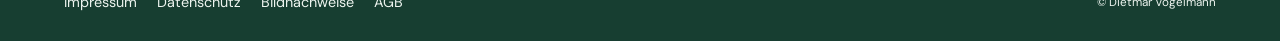
<file: bildnachweise.html>
<!doctype html>
<html lang="de"><head>
<meta charset="utf-8"><meta name="viewport" content="width=device-width,initial-scale=1">
<meta name="robots" content="noindex,nofollow"><meta name="referrer" content="no-referrer">
<meta http-equiv="x-dns-prefetch-control" content="off"><meta name="theme-color" content="#f8f6f1">
<meta http-equiv="Content-Security-Policy" content="default-src 'none'; media-src 'self'; img-src 'self'; style-src 'self'; script-src 'self'; connect-src 'self'; font-src 'self'; object-src 'none'; base-uri 'none'; form-action 'none'">
<title>Bildnachweise · Nachlassgold</title><meta name="description" content="Fotografien, Bildquellen und Lizenzen auf der Website von Nachlassgold.">
<link rel="stylesheet" href="assets/design.css">
<meta name="atelier-edition" content="atelier-v22">
<link rel="stylesheet" href="assets/haus-v3.css"><script src="assets/haus-v3.js?v=8" defer></script>
<link rel="icon" type="image/webp" href="assets/haus-vogel.webp">
<link rel="stylesheet" href="assets/journal-v4.css">
<link rel="stylesheet" href="assets/nachlass-v4.css">



<link rel="stylesheet" href="assets/hauslicht.css">
<link rel="stylesheet" href="assets/nachlass-v7.css?v=8">

<link rel="stylesheet" href="assets/family-v10.css?v=10"><link rel="stylesheet" href="assets/identity-v10.css?v=12"><script src="assets/experience-v10.js?v=10" defer></script>
<link rel="stylesheet" href="assets/refinement-v13.css?v=13">
<link rel="stylesheet" href="assets/refinement-v16.css?v=16">
<link rel="stylesheet" href="assets/header-v19.css?v=19">
<link rel="stylesheet" href="assets/contact-v20.css?v=20">
<link rel="stylesheet" href="assets/details-v21.css?v=21">
<link rel="stylesheet" href="assets/refinement-v22.css?v=22">
<link rel="stylesheet" href="assets/contrast-v27.css?v=27">
</head><body class="nachlass page-bildnachweise journal-v4 hauslicht identity-v10 edition22 contrast-v27">
<a class="skip" href="#inhalt">Zum Inhalt</a>
<header class="dv-head" data-dv-header="nachlassgold"><div class="dv-brandbar"><nav class="dv-worlds" aria-label="Die drei Marken von Dietmar Vogelmann"><a href="https://feingold-vogel.rateriser.tech/"><span>Feingold Vogel</span><small>Schmuck &amp; Edelsteine</small></a><a href="index.html" class="dv-active" aria-current="true"><span>Nachlassgold</span><small>Edelmetallankauf</small></a><a href="https://goldgezwitscher.rateriser.tech/"><span>Goldgezwitscher</span><small>Der Videocast</small></a></nav></div><div class="dv-core dv-inner"><a class="dv-logo" href="index.html" aria-label="Nachlassgold, zur Startseite"><img src="assets/haus-vogel.webp" width="77" height="85" alt=""><span><strong>Nachlassgold</strong><small>Ankauf in Karlsbad</small></span></a>
    <button class="dv-menu" type="button" aria-controls="dv-navigation" aria-expanded="false"><i aria-hidden="true"></i>Menü</button><nav class="dv-links" id="dv-navigation" aria-label="Hauptnavigation"><a href="downloads/versandbegleitschein.pdf" download aria-label="Begleitschein herunterladen (PDF)" class="dv-document">Begleitschein<span class="dv-pdf-label">PDF</span></a><a href="ankaufsrechner.html">Ankaufsrechner</a><a href="versandankauf.html">Einsendung &amp; Bewertung</a><a href="persoenlicher-ankauf.html#hausbesuch">Hausbesuch</a><a href="ueber-mich.html">Über Dietmar</a><a href="kontakt.html" class="dv-contact">Kontakt</a></nav></div></header>
<main id="inhalt"><div class="crumbbar"><nav class="crumbs" aria-label="Brotkrumen"><a href="index.html">Nachlassgold</a><span aria-hidden="true">/</span><span aria-current="page">Bildnachweise</span></nav></div><section class="page-intro"><div class="wrap"><p class="eyebrow">Nachlassgold</p><h1>Bildnachweise</h1><p class="lead">Fotografien, Bildquellen und Lizenzen auf der Website von Nachlassgold.</p></div></section><div class="section wrap editorial"><section id="fotografien"><h2>Fotografien</h2><div class="nachweis-werk"><h3>Goldschmuck auf hellem Stoff</h3><p>Syed F Hashemi · <a href="https://unsplash.com/photos/gold-chain-necklace-on-white-surface-aldDZePniqg" rel="external noreferrer noopener">Originalfotografie auf Unsplash</a> · <a href="https://unsplash.com/license" rel="external noreferrer noopener">Unsplash-Lizenz</a>.</p><p>Fotografie im wechselnden Einstieg der Startseite. Die Aufnahme illustriert Goldschmuck und bezeichnet kein verfügbares Verkaufsstück. Lokal in mehreren WebP-Größen bereitgestellt.</p></div><div class="nachweis-werk"><h3>Ring im weichen Licht</h3><p>Sabrianna · <a href="https://unsplash.com/photos/silver-diamond-studded-ring-with-blue-gemstone-CCpQ12CZ2Pc" rel="external noreferrer noopener">Originalfotografie auf Unsplash</a> · <a href="https://unsplash.com/license" rel="external noreferrer noopener">Unsplash-Lizenz</a>.</p><p>Fotografie im wechselnden Einstieg der Startseite. Der abgebildete Schmuck dient der Illustration. Lokal in mehreren WebP-Größen bereitgestellt.</p></div><div class="nachweis-werk"><h3>Goldener Diamantring</h3><p>Sabrianna · <a href="https://unsplash.com/photos/gold-ring-on-white-surface-NhrcL_C0sFA" rel="external noreferrer noopener">Gold ring on white surface</a> · <a href="https://unsplash.com/license" rel="external noreferrer noopener">Unsplash-Lizenz</a>.</p><p>Schmuckfotografie aus einer früheren Gestaltung der Startseite. Lokal in mehreren WebP-Größen bereitgestellt. Die Aufnahme illustriert Goldschmuck; sie bezeichnet kein verfügbares Verkaufsstück.</p></div><div class="nachweis-werk"><h3>Euro-Banknoten</h3><p>Jakub Żerdzicki / Unsplash · Übernommen aus dem <a href="https://www.nachlassgold.de/" rel="external noreferrer noopener">bestehenden Markenauftritt von Nachlassgold</a>. <a href="https://static.wixstatic.com/media/nsplsh_1d3f9cee908d428db860cf637ed348d9~mv2.jpg" rel="external noreferrer noopener">Originaldatei</a> · <a href="https://unsplash.com/license" rel="external noreferrer noopener">Unsplash-Lizenz</a>.</p><p>Illustrative Fotografie zur Auszahlung, lokal als WebP aufbereitet.</p></div><div class="nachweis-werk"><h3>Schmuck auf hellem Stoff</h3><p>Castorly Stock · <a href="https://www.pexels.com/photo/gold-and-diamond-jewelry-3641059/" rel="external noreferrer noopener">Gold and Diamond Jewelry</a> · <a href="https://www.pexels.com/license/" rel="external noreferrer noopener">Pexels-Lizenz</a></p><p>Schmuckfotografie aus einer früheren Gestaltung der Startseite. Für verschiedene Bildschirmgrößen lokal als WebP bereitgestellt; der Ausschnitt wird im Layout gewählt. Die Aufnahme illustriert das Thema Schmuck und bezeichnet kein verfügbares Verkaufsstück.</p></div><div class="nachweis-werk"><h3>Begleitschein vorbereiten</h3><p>Kampus Production · <a href="https://www.pexels.com/photo/a-person-signing-a-contract-8815849/" rel="external noreferrer noopener">Originalfotografie auf Pexels</a> · <a href="https://www.pexels.com/license/" rel="external noreferrer noopener">Pexels-Lizenz</a></p><p>Illustrative Aufnahme zum Ablauf; sie zeigt keine Betriebsräume oder Mitarbeitenden von Dietmar Vogelmann. Lokal in mehreren WebP-Größen bereitgestellt.</p></div><div class="nachweis-werk"><h3>Sorgfältige Verpackung</h3><p>Kaboompics · <a href="https://www.pexels.com/photo/anonymous-man-preparing-package-for-shipment-4464482/" rel="external noreferrer noopener">Originalfotografie auf Pexels</a> · <a href="https://www.pexels.com/license/" rel="external noreferrer noopener">Pexels-Lizenz</a></p><p>Illustrative Aufnahme zum Ablauf; sie zeigt keine Betriebsräume oder Mitarbeitenden von Dietmar Vogelmann. Lokal in mehreren WebP-Größen bereitgestellt.</p></div><div class="nachweis-werk"><h3>Schmuck betrachten</h3><p>Tima Miroshnichenko · <a href="https://www.pexels.com/photo/a-person-holding-a-diamond-ring-6263113/" rel="external noreferrer noopener">Originalfotografie auf Pexels</a> · <a href="https://www.pexels.com/license/" rel="external noreferrer noopener">Pexels-Lizenz</a></p><p>Illustrative Aufnahme zum Ablauf; sie zeigt keine Betriebsräume oder Mitarbeitenden von Dietmar Vogelmann. Lokal in mehreren WebP-Größen bereitgestellt.</p></div><div class="nachweis-werk"><h3>Goldbarren</h3><p><a href="https://unsplash.com/photos/three-gold-bars-sitting-next-to-each-other-on-a-table-pNfqNOokiDQ" rel="external noreferrer noopener">Drei Feingoldbarren zu je einem Kilogramm</a> · Scottsdale Mint · <a href="https://unsplash.com/license" rel="external noreferrer noopener">Unsplash-Lizenz</a>. Symbolfoto, für die Website im WebP-Format aufbereitet.</p></div><div class="nachweis-werk"><h3>Rubin</h3><p><a href="https://commons.wikimedia.org/wiki/File:Ruby_loose_stone.jpg" rel="external noreferrer noopener">Ruby loose stone</a> · Sasaki kijinuko · <a href="https://creativecommons.org/licenses/by-sa/4.0/" rel="external noreferrer noopener">CC BY-SA 4.0</a></p><p>Verkleinert und als WebP gespeichert. Die hier gezeigte Bearbeitung steht ebenfalls unter dieser Lizenz.</p></div><div class="nachweis-werk"><h3>Saphir</h3><p><a href="https://commons.wikimedia.org/wiki/File:Sapphire_Gem.jpg" rel="external noreferrer noopener">Sapphire Gem</a> · Sapphiredge · <a href="https://creativecommons.org/licenses/by-sa/3.0/" rel="external noreferrer noopener">CC BY-SA 3.0</a></p><p>Verkleinert und als WebP gespeichert. Die hier gezeigte Bearbeitung steht ebenfalls unter dieser Lizenz.</p></div><div class="nachweis-werk"><h3>Smaragde</h3><p><a href="https://commons.wikimedia.org/wiki/File:5_Emeralds_from_Colombia.JPG" rel="external noreferrer noopener">5 Emeralds from Colombia</a> · Mauro Cateb · <a href="https://creativecommons.org/licenses/by-sa/3.0/" rel="external noreferrer noopener">CC BY-SA 3.0</a></p><p>Verkleinert und als WebP gespeichert. Die hier gezeigte Bearbeitung steht ebenfalls unter dieser Lizenz.</p></div><div class="nachweis-werk"><h3>Diamant</h3><p><a href="https://commons.wikimedia.org/wiki/File:Diamante_con_pinzas_sobre_fondo_oscuro.jpg" rel="external noreferrer noopener">Diamante con pinzas sobre fondo oscuro</a> · Davidmimay · <a href="https://creativecommons.org/licenses/by/4.0/" rel="external noreferrer noopener">CC BY 4.0</a></p><p>Bildausschnitt, verkleinert und als WebP gespeichert.</p></div><div class="nachweis-werk"><h3>Arbeit am Ring</h3><p><a href="https://commons.wikimedia.org/wiki/File:GoldsmithWorkingOnRing.jpg" rel="external noreferrer noopener">GoldsmithWorkingOnRing</a> · Dewet · <a href="https://creativecommons.org/licenses/by-sa/2.0/" rel="external noreferrer noopener">CC BY-SA 2.0</a></p><p>Verkleinert und als WebP gespeichert. Die hier gezeigte Bearbeitung steht ebenfalls unter dieser Lizenz.</p></div><div class="nachweis-werk"><h3>Rosettenring mit Diamanten</h3><p><a href="https://www.metmuseum.org/art/collection/search/198724" rel="external noreferrer noopener">Ring, 19. Jahrhundert, Inv. 41.84.9</a> · The Metropolitan Museum of Art, New York, Gift of Susan Dwight Bliss, 1941 · <a href="https://creativecommons.org/publicdomain/zero/1.0/" rel="external noreferrer noopener">CC0 1.0</a></p><p>Bildausschnitt, verkleinert und als WebP gespeichert.</p></div><div class="nachweis-werk"><h3>Werkbank eines Goldschmieds</h3><p><a href="https://commons.wikimedia.org/wiki/File:Jeweler%27s_Workbench.jpg" rel="external noreferrer noopener">Jeweler’s Workbench</a> · Thomas Farley / Southwest Rockhounding · <a href="https://creativecommons.org/publicdomain/zero/1.0/" rel="external noreferrer noopener">CC0 1.0</a></p><p>Verkleinert und als WebP gespeichert.</p></div></section><section id="markenbilder"><h2>Bilder aus den Markenauftritten</h2><p>Die folgenden Abbildungen stammen aus den öffentlich zugänglichen Markenauftritten von Dietmar Vogelmann. Für sie ist dort keine freie Lizenz ausgewiesen.</p><ul><li>Logo „Die Karlsbader Selbstständigen – Wir für Sie!“ · aus dem <a href="https://www.nachlassgold.de/" rel="external noreferrer noopener">bestehenden Nachlassgold-Auftritt</a>; lokal als WebP gespeichert.</li><li>Wortbildmarke und Vogelzeichen · <a href="https://www.feingold-vogel.com/" rel="external noreferrer noopener">Feingold Vogel</a></li><li>Dietmar Vogelmann im Anzug · <a href="https://www.nachlassgold.de/" rel="external noreferrer noopener">Nachlassgold</a></li></ul></section><section><h2>Schriften</h2><p>Cormorant Garamond und DM Sans werden direkt von dieser Website geladen. Beide stehen unter der SIL Open Font License 1.1.</p><p><a href="assets/fonts/Cormorant-OFL.txt">Lizenz von Cormorant Garamond</a> · <a href="assets/fonts/DMSans-OFL.txt">Lizenz von DM Sans</a></p></section></div><section class="section wrap editorial"><h2>Bearbeitete Porträts</h2><p>Die Porträts von Dietmar Vogelmann basieren auf seinen bestehenden Markenfotos. Für diese Website wurden die Hintergründe mit KI-Unterstützung fotografisch aufbereitet und die Dateien für verschiedene Bildschirmgrößen exportiert. Die Schmuckaufnahmen aus dem Katalog wurden nicht generativ verändert.</p></section><section class="v16-icon-credits"><h2>Plattformsymbole</h2><p>Instagram, TikTok und WhatsApp: Symbole aus <a href="https://github.com/simple-icons/simple-icons/tree/13.21.0" rel="external noreferrer noopener">Simple Icons</a> (<a href="https://creativecommons.org/publicdomain/zero/1.0/" rel="external noreferrer noopener">CC0</a>). Die Markenzeichen kennzeichnen ausschließlich die verlinkten Profile.</p></section><section class="section wrap editorial"><h2>Fotografien der Startseite</h2><p>Diese Fotografien illustrieren Schmuck und Verkaufswege. Abgebildete Personen, Räume und Fahrzeuge sind keine Darstellung des Betriebs oder seiner tatsächlichen Transportpartner. Die Fotos werden lokal in verschiedenen Auflösungen als WebP bereitgestellt.</p><ul><li><a href="https://unsplash.com/photos/silver-diamond-studded-ring-on-white-surface-JXiLc_hp9kI" rel="external noopener noreferrer">Diamantring mit rundem Besatz</a> · Sabrianna · <a href="https://unsplash.com/license" rel="external noopener noreferrer">Unsplash-Lizenz</a>.</li><li><a href="https://www.pexels.com/photo/close-up-of-hands-presenting-a-jewelry-box-34423901/" rel="external noopener noreferrer">Persönlicher Termin: Schmuckschatulle</a> · Sydney Sang · <a href="https://www.pexels.com/license/" rel="external noopener noreferrer">Pexels-Lizenz</a>.</li><li><a href="https://www.pexels.com/photo/crop-man-sealing-carton-box-with-tape-4498136/" rel="external noopener noreferrer">Versand: Karton verschließen</a> · Kaboompics · <a href="https://www.pexels.com/license/" rel="external noopener noreferrer">Pexels-Lizenz</a>.</li><li><a href="https://www.pexels.com/photo/a-gray-van-parked-beside-the-white-concrete-building-4391469/" rel="external noopener noreferrer">Transport: geschlossenes Fahrzeug</a> · Norma Mortenson · <a href="https://www.pexels.com/license/" rel="external noopener noreferrer">Pexels-Lizenz</a>.</li><li><a href="https://www.pexels.com/photo/elderly-man-shaking-hands-with-consultant-8441824/" rel="external noopener noreferrer">Hausbesuch: persönliches Gespräch</a> · Kampus Production · <a href="https://www.pexels.com/license/" rel="external noopener noreferrer">Pexels-Lizenz</a>.</li><li><a href="https://www.pexels.com/photo/crop-jeweler-with-loupe-and-gemstones-5912127/" rel="external noopener noreferrer">Prüfung mit einer Juwelierlupe</a> · Plato Terentev · <a href="https://www.pexels.com/license/" rel="external noopener noreferrer">Pexels-Lizenz</a>.</li></ul></section></main>
<footer class="site-footer"><div class="foot-inner">
<div class="foot-cols"><div><a class="foot-brand" href="index.html"><img src="assets/haus-vogel.webp" width="77" height="85" alt="">Nachlassgold</a><p class="foot-title">Dietmar Vogelmann<br>Schulstraße 13 · 76307 Karlsbad</p><a class="ng20-footer-network" href="index.html#regional"><img src="assets/karlsbader-v20-480.webp" width="480" height="270" alt="Die Karlsbader Selbstständigen" loading="lazy" decoding="async"><span>Regional verbunden<br>Netzwerk &amp; Engagement</span></a></div><div><p class="foot-heading">Entdecken</p><nav class="foot-links" aria-label="Themen"><a href="persoenlicher-ankauf.html">Persönlicher Ankauf</a><a href="versandankauf.html">Versandankauf</a><a href="ankaufsrechner.html">Ankaufsrechner</a><a href="edelmetallkurse.html">Edelmetallkurse</a><a href="edelsteine.html">Edelsteinprüfung</a><a href="fragen.html">Häufige Fragen</a></nav></div>
<div><p class="foot-heading">Im Gespräch</p><nav class="foot-links" aria-label="Kontakt und soziale Medien"><a href="kontakt.html">Kontakt aufnehmen</a><a href="mailto:info@nachlassgold.de">info@nachlassgold.de</a><a href="https://www.instagram.com/feingold_vogel/" rel="external noreferrer noopener"><svg class="v16-social-icon" viewBox="0 0 24 24" width="20" height="20" fill="currentColor" aria-hidden="true" focusable="false"><path d="M7.0301.084c-1.2768.0602-2.1487.264-2.911.5634-.7888.3075-1.4575.72-2.1228 1.3877-.6652.6677-1.075 1.3368-1.3802 2.127-.2954.7638-.4956 1.6365-.552 2.914-.0564 1.2775-.0689 1.6882-.0626 4.947.0062 3.2586.0206 3.6671.0825 4.9473.061 1.2765.264 2.1482.5635 2.9107.308.7889.72 1.4573 1.388 2.1228.6679.6655 1.3365 1.0743 2.1285 1.38.7632.295 1.6361.4961 2.9134.552 1.2773.056 1.6884.069 4.9462.0627 3.2578-.0062 3.668-.0207 4.9478-.0814 1.28-.0607 2.147-.2652 2.9098-.5633.7889-.3086 1.4578-.72 2.1228-1.3881.665-.6682 1.0745-1.3378 1.3795-2.1284.2957-.7632.4966-1.636.552-2.9124.056-1.2809.0692-1.6898.063-4.948-.0063-3.2583-.021-3.6668-.0817-4.9465-.0607-1.2797-.264-2.1487-.5633-2.9117-.3084-.7889-.72-1.4568-1.3876-2.1228C21.2982 1.33 20.628.9208 19.8378.6165 19.074.321 18.2017.1197 16.9244.0645 15.6471.0093 15.236-.005 11.977.0014 8.718.0076 8.31.0215 7.0301.0839m.1402 21.6932c-1.17-.0509-1.8053-.2453-2.2287-.408-.5606-.216-.96-.4771-1.3819-.895-.422-.4178-.6811-.8186-.9-1.378-.1644-.4234-.3624-1.058-.4171-2.228-.0595-1.2645-.072-1.6442-.079-4.848-.007-3.2037.0053-3.583.0607-4.848.05-1.169.2456-1.805.408-2.2282.216-.5613.4762-.96.895-1.3816.4188-.4217.8184-.6814 1.3783-.9003.423-.1651 1.0575-.3614 2.227-.4171 1.2655-.06 1.6447-.072 4.848-.079 3.2033-.007 3.5835.005 4.8495.0608 1.169.0508 1.8053.2445 2.228.408.5608.216.96.4754 1.3816.895.4217.4194.6816.8176.9005 1.3787.1653.4217.3617 1.056.4169 2.2263.0602 1.2655.0739 1.645.0796 4.848.0058 3.203-.0055 3.5834-.061 4.848-.051 1.17-.245 1.8055-.408 2.2294-.216.5604-.4763.96-.8954 1.3814-.419.4215-.8181.6811-1.3783.9-.4224.1649-1.0577.3617-2.2262.4174-1.2656.0595-1.6448.072-4.8493.079-3.2045.007-3.5825-.006-4.848-.0608M16.953 5.5864A1.44 1.44 0 1 0 18.39 4.144a1.44 1.44 0 0 0-1.437 1.4424M5.8385 12.012c.0067 3.4032 2.7706 6.1557 6.173 6.1493 3.4026-.0065 6.157-2.7701 6.1506-6.1733-.0065-3.4032-2.771-6.1565-6.174-6.1498-3.403.0067-6.156 2.771-6.1496 6.1738M8 12.0077a4 4 0 1 1 4.008 3.9921A3.9996 3.9996 0 0 1 8 12.0077"/></svg>Instagram</a><a href="https://www.tiktok.com/@feingold.vogel" rel="external noreferrer noopener"><svg class="v16-social-icon" viewBox="0 0 24 24" width="20" height="20" fill="currentColor" aria-hidden="true" focusable="false"><path d="M12.525.02c1.31-.02 2.61-.01 3.91-.02.08 1.53.63 3.09 1.75 4.17 1.12 1.11 2.7 1.62 4.24 1.79v4.03c-1.44-.05-2.89-.35-4.2-.97-.57-.26-1.1-.59-1.62-.93-.01 2.92.01 5.84-.02 8.75-.08 1.4-.54 2.79-1.35 3.94-1.31 1.92-3.58 3.17-5.91 3.21-1.43.08-2.86-.31-4.08-1.03-2.02-1.19-3.44-3.37-3.65-5.71-.02-.5-.03-1-.01-1.49.18-1.9 1.12-3.72 2.58-4.96 1.66-1.44 3.98-2.13 6.15-1.72.02 1.48-.04 2.96-.04 4.44-.99-.32-2.15-.23-3.02.37-.63.41-1.11 1.04-1.36 1.75-.21.51-.15 1.07-.14 1.61.24 1.64 1.82 3.02 3.5 2.87 1.12-.01 2.19-.66 2.77-1.61.19-.33.4-.67.41-1.06.1-1.79.06-3.57.07-5.36.01-4.03-.01-8.05.02-12.07z"/></svg>TikTok</a></nav></div></div>
<div class="foot-base"><nav aria-label="Rechtliches"><a href="impressum.html">Impressum</a><a href="datenschutz.html">Datenschutz</a><a href="bildnachweise.html" aria-current="page">Bildnachweise</a><a href="agb.html">AGB</a></nav><small>© Dietmar Vogelmann</small></div></div></footer>
<a class="ng20-whatsapp" href="https://wa.me/4915207034434" target="_blank" rel="noopener noreferrer" aria-label="Dietmar Vogelmann auf WhatsApp kontaktieren"><svg class="ng20-wa-icon" viewBox="0 0 24 24" width="24" height="24" fill="currentColor" aria-hidden="true" focusable="false"><path d="M17.472 14.382c-.297-.149-1.758-.867-2.03-.967-.273-.099-.471-.148-.67.15-.197.297-.767.966-.94 1.164-.173.199-.347.223-.644.075-.297-.15-1.255-.463-2.39-1.475-.883-.788-1.48-1.761-1.653-2.059-.173-.297-.018-.458.13-.606.134-.133.298-.347.446-.52.149-.174.198-.298.298-.497.099-.198.05-.371-.025-.52-.075-.149-.669-1.612-.916-2.207-.242-.579-.487-.5-.669-.51-.173-.008-.371-.01-.57-.01-.198 0-.52.074-.792.372-.272.297-1.04 1.016-1.04 2.479 0 1.462 1.065 2.875 1.213 3.074.149.198 2.096 3.2 5.077 4.487.709.306 1.262.489 1.694.625.712.227 1.36.195 1.871.118.571-.085 1.758-.719 2.006-1.413.248-.694.248-1.289.173-1.413-.074-.124-.272-.198-.57-.347m-5.421 7.403h-.004a9.87 9.87 0 01-5.031-1.378l-.361-.214-3.741.982.998-3.648-.235-.374a9.86 9.86 0 01-1.51-5.26c.001-5.45 4.436-9.884 9.888-9.884 2.64 0 5.122 1.03 6.988 2.898a9.825 9.825 0 012.893 6.994c-.003 5.45-4.437 9.884-9.885 9.884m8.413-18.297A11.815 11.815 0 0012.05 0C5.495 0 .16 5.335.157 11.892c0 2.096.547 4.142 1.588 5.945L.057 24l6.305-1.654a11.882 11.882 0 005.683 1.448h.005c6.554 0 11.89-5.335 11.893-11.893a11.821 11.821 0 00-3.48-8.413Z"/></svg><span>WhatsApp</span></a>
</body></html>
</file>
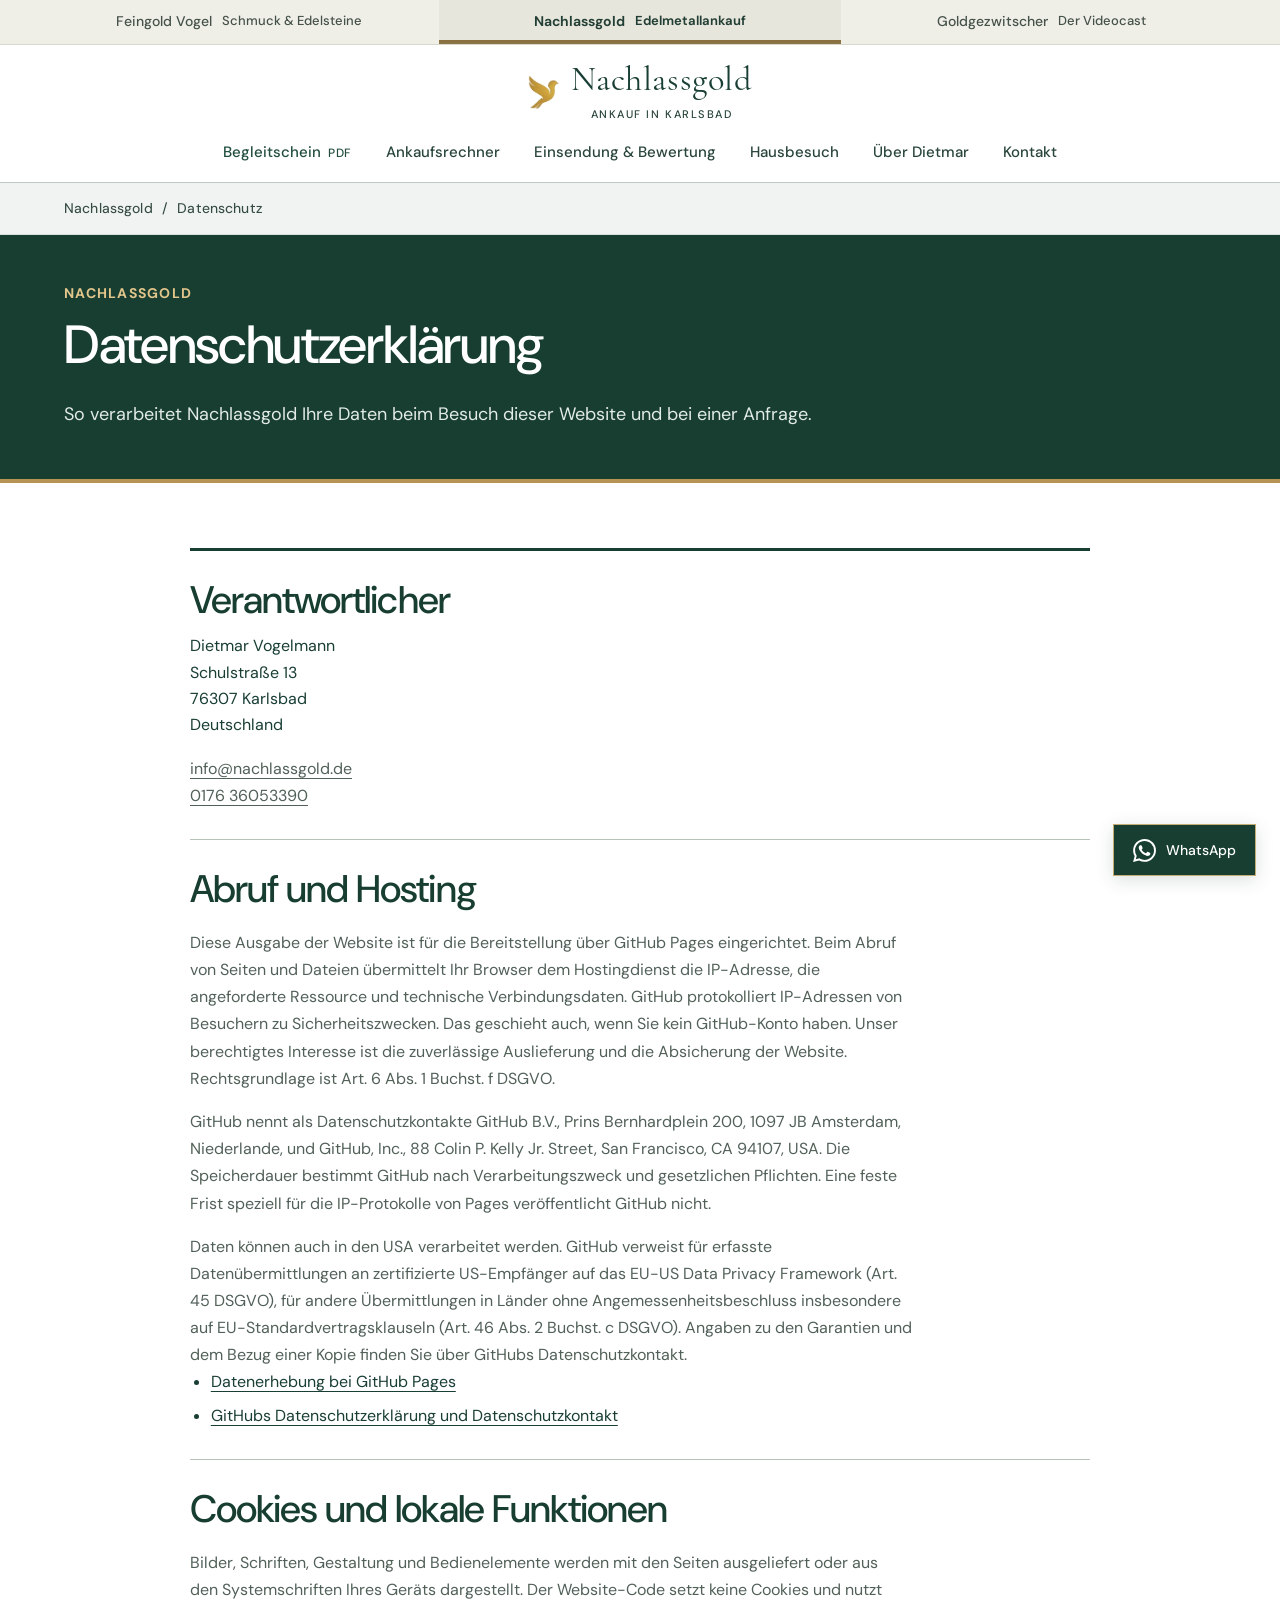
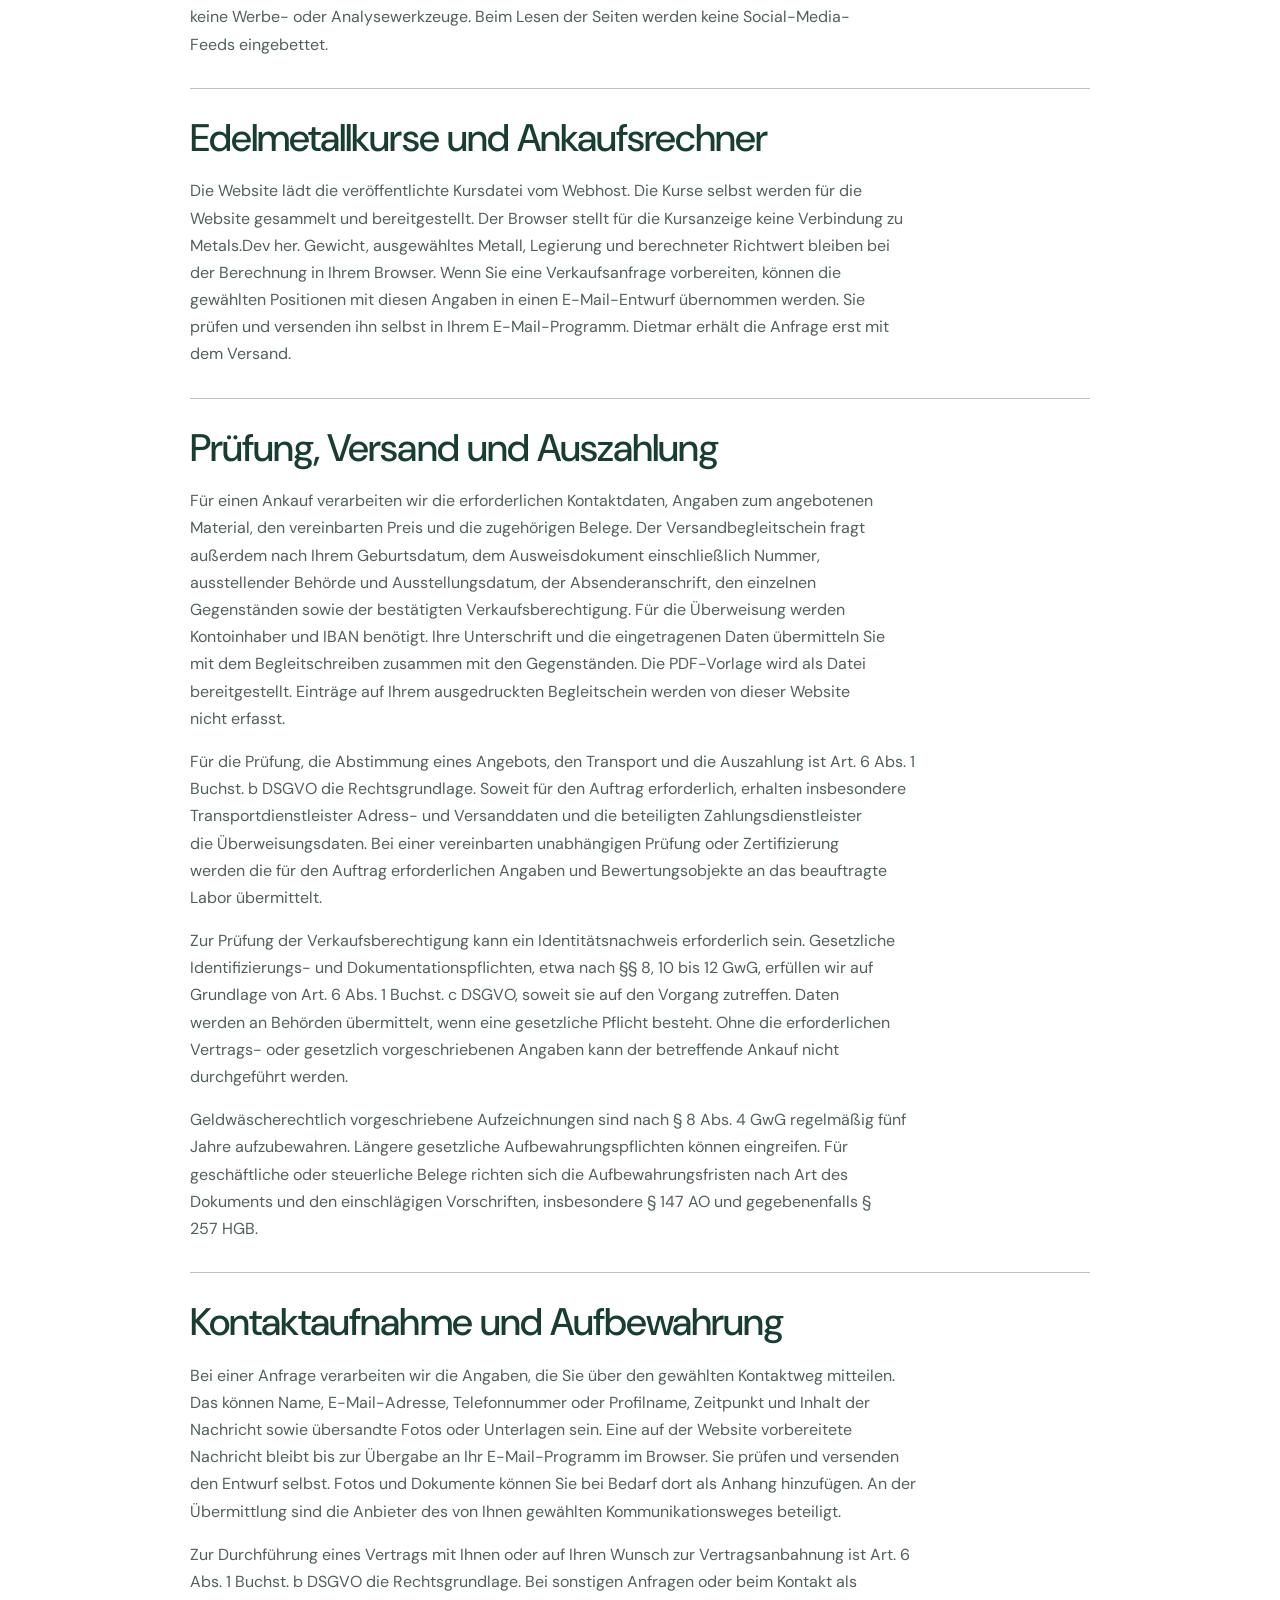
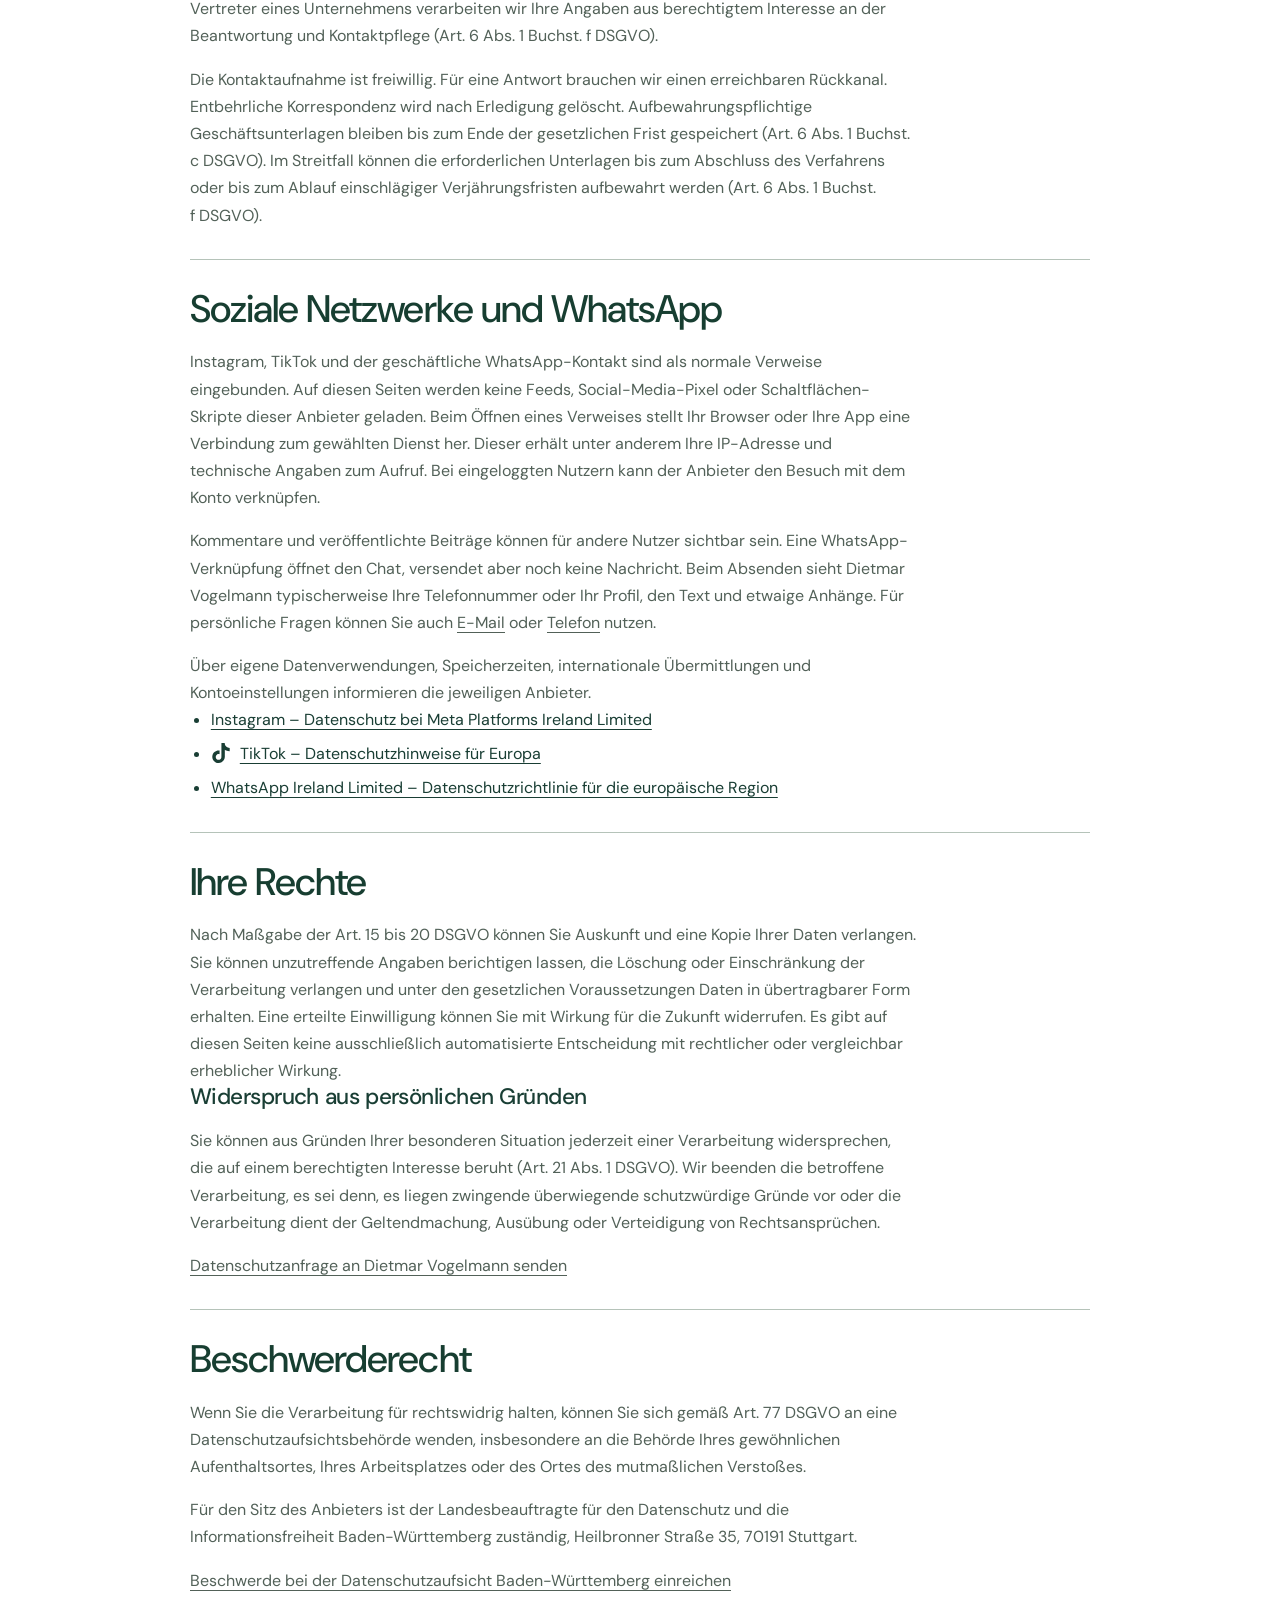
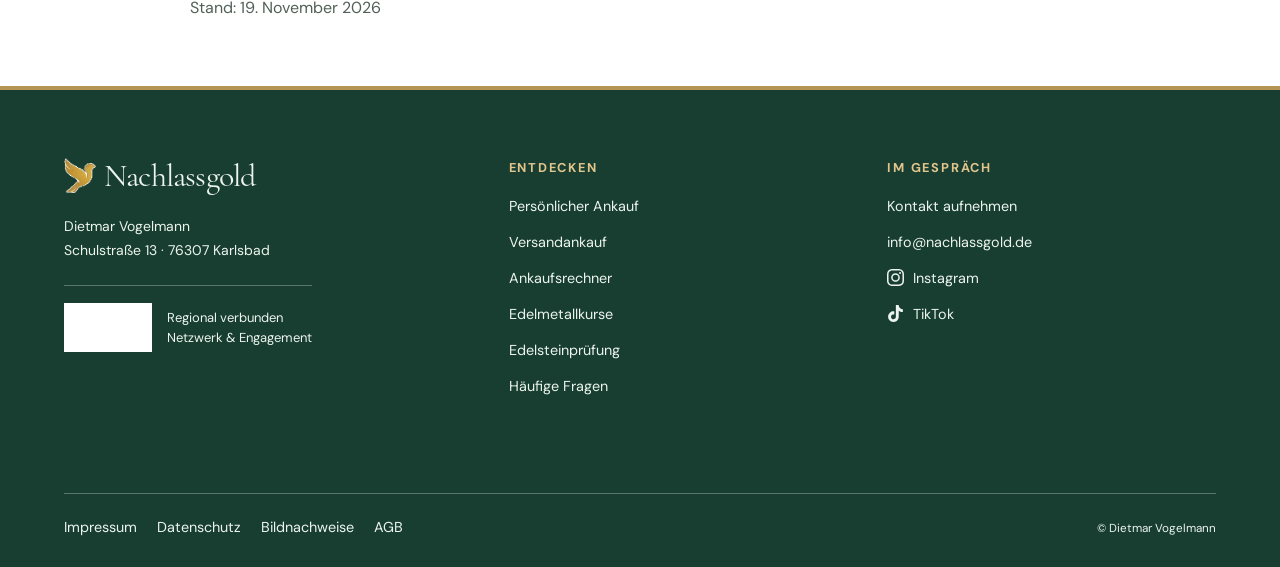
<file: datenschutz.html>
<!doctype html>
<html lang="de"><head>
<meta charset="utf-8"><meta name="viewport" content="width=device-width,initial-scale=1">
<meta name="robots" content="noindex,nofollow"><meta name="referrer" content="no-referrer">
<meta http-equiv="x-dns-prefetch-control" content="off"><meta name="theme-color" content="#f8f6f1">
<meta http-equiv="Content-Security-Policy" content="default-src 'none'; media-src 'self'; img-src 'self'; style-src 'self'; script-src 'self'; connect-src 'self'; font-src 'self'; object-src 'none'; base-uri 'none'; form-action 'none'">
<title>Datenschutz · Nachlassgold</title><meta name="description" content="So verarbeitet Nachlassgold Ihre Daten beim Besuch dieser Website und bei einer Anfrage.">
<link rel="stylesheet" href="assets/design.css">
<meta name="atelier-edition" content="atelier-v22">
<link rel="stylesheet" href="assets/haus-v3.css"><script src="assets/haus-v3.js?v=8" defer></script>
<link rel="icon" type="image/webp" href="assets/haus-vogel.webp">
<link rel="stylesheet" href="assets/journal-v4.css">
<link rel="stylesheet" href="assets/nachlass-v4.css">



<link rel="stylesheet" href="assets/hauslicht.css">
<link rel="stylesheet" href="assets/nachlass-v7.css?v=8">

<link rel="stylesheet" href="assets/family-v10.css?v=10"><link rel="stylesheet" href="assets/identity-v10.css?v=12"><script src="assets/experience-v10.js?v=10" defer></script>
<link rel="stylesheet" href="assets/refinement-v13.css?v=13">
<link rel="stylesheet" href="assets/refinement-v16.css?v=16">
<link rel="stylesheet" href="assets/header-v19.css?v=19">
<link rel="stylesheet" href="assets/contact-v20.css?v=20">
<link rel="stylesheet" href="assets/details-v21.css?v=21">
<link rel="stylesheet" href="assets/refinement-v22.css?v=22">
<link rel="stylesheet" href="assets/contrast-v27.css?v=27">
</head><body class="nachlass page-datenschutz journal-v4 hauslicht identity-v10 edition22 contrast-v27">
<a class="skip" href="#inhalt">Zum Inhalt</a>
<header class="dv-head" data-dv-header="nachlassgold"><div class="dv-brandbar"><nav class="dv-worlds" aria-label="Die drei Marken von Dietmar Vogelmann"><a href="https://feingold-vogel.rateriser.tech/"><span>Feingold Vogel</span><small>Schmuck &amp; Edelsteine</small></a><a href="index.html" class="dv-active" aria-current="true"><span>Nachlassgold</span><small>Edelmetallankauf</small></a><a href="https://goldgezwitscher.rateriser.tech/"><span>Goldgezwitscher</span><small>Der Videocast</small></a></nav></div><div class="dv-core dv-inner"><a class="dv-logo" href="index.html" aria-label="Nachlassgold, zur Startseite"><img src="assets/haus-vogel.webp" width="77" height="85" alt=""><span><strong>Nachlassgold</strong><small>Ankauf in Karlsbad</small></span></a>
    <button class="dv-menu" type="button" aria-controls="dv-navigation" aria-expanded="false"><i aria-hidden="true"></i>Menü</button><nav class="dv-links" id="dv-navigation" aria-label="Hauptnavigation"><a href="downloads/versandbegleitschein.pdf" download aria-label="Begleitschein herunterladen (PDF)" class="dv-document">Begleitschein<span class="dv-pdf-label">PDF</span></a><a href="ankaufsrechner.html">Ankaufsrechner</a><a href="versandankauf.html">Einsendung &amp; Bewertung</a><a href="persoenlicher-ankauf.html#hausbesuch">Hausbesuch</a><a href="ueber-mich.html">Über Dietmar</a><a href="kontakt.html" class="dv-contact">Kontakt</a></nav></div></header>
<main id="inhalt"><div class="crumbbar"><nav class="crumbs" aria-label="Brotkrumen"><a href="index.html">Nachlassgold</a><span aria-hidden="true">/</span><span aria-current="page">Datenschutz</span></nav></div>
<section class="page-intro"><div class="wrap"><p class="eyebrow">Nachlassgold</p><h1>Datenschutzerklärung</h1><p class="lead">So verarbeitet Nachlassgold Ihre Daten beim Besuch dieser Website und bei einer Anfrage.</p></div></section>
<div class="section wrap editorial">
<section id="verantwortlicher"><h2>Verantwortlicher</h2>
<address>Dietmar Vogelmann<br>Schulstraße 13<br>76307 Karlsbad<br>Deutschland</address><p><a href="mailto:info@nachlassgold.de">info@nachlassgold.de</a><br><a href="tel:+4917636053390">0176 36053390</a></p>
</section>
<section id="hosting"><h2>Abruf und Hosting</h2>
<p>Diese Ausgabe der Website ist für die Bereitstellung über GitHub Pages eingerichtet. Beim Abruf von Seiten und Dateien übermittelt Ihr Browser dem Hostingdienst die IP-Adresse, die angeforderte Ressource und technische Verbindungsdaten. GitHub protokolliert IP-Adressen von Besuchern zu Sicherheitszwecken. Das geschieht auch, wenn Sie kein GitHub-Konto haben. Unser berechtigtes Interesse ist die zuverlässige Auslieferung und die Absicherung der Website. Rechtsgrundlage ist Art. 6 Abs. 1 Buchst. f DSGVO.</p>
<p>GitHub nennt als Datenschutzkontakte GitHub B.V., Prins Bernhardplein 200, 1097 JB Amsterdam, Niederlande, und GitHub, Inc., 88 Colin P. Kelly Jr. Street, San Francisco, CA 94107, USA. Die Speicherdauer bestimmt GitHub nach Verarbeitungszweck und gesetzlichen Pflichten. Eine feste Frist speziell für die IP-Protokolle von Pages veröffentlicht GitHub nicht.</p>
<p>Daten können auch in den USA verarbeitet werden. GitHub verweist für erfasste Datenübermittlungen an zertifizierte US-Empfänger auf das EU-US Data Privacy Framework (Art. 45 DSGVO), für andere Übermittlungen in Länder ohne Angemessenheitsbeschluss insbesondere auf EU-Standardvertragsklauseln (Art. 46 Abs. 2 Buchst. c DSGVO). Angaben zu den Garantien und dem Bezug einer Kopie finden Sie über GitHubs Datenschutzkontakt.</p>
<ul><li><a href="https://docs.github.com/de/pages/getting-started-with-github-pages/what-is-github-pages#datensammlung" rel="external noreferrer noopener">Datenerhebung bei GitHub Pages</a></li>
<li><a href="https://docs.github.com/de/site-policy/privacy-policies/github-general-privacy-statement" rel="external noreferrer noopener">GitHubs Datenschutzerklärung und Datenschutzkontakt</a></li></ul>
</section>
<section id="cookies"><h2>Cookies und lokale Funktionen</h2>
<p>Bilder, Schriften, Gestaltung und Bedienelemente werden mit den Seiten ausgeliefert oder aus den Systemschriften Ihres Geräts dargestellt. Der Website-Code setzt keine Cookies und nutzt keine Werbe- oder Analysewerkzeuge. Beim Lesen der Seiten werden keine Social-Media-Feeds eingebettet.</p>
</section>
<section id="kurse"><h2>Edelmetallkurse und Ankaufsrechner</h2>
<p>Die Website lädt die veröffentlichte Kursdatei vom Webhost. Die Kurse selbst werden für die Website gesammelt und bereitgestellt. Der Browser stellt für die Kursanzeige keine Verbindung zu Metals.Dev her. Gewicht, ausgewähltes Metall, Legierung und berechneter Richtwert bleiben bei der Berechnung in Ihrem Browser. Wenn Sie eine Verkaufsanfrage vorbereiten, können die gewählten Positionen mit diesen Angaben in einen E-Mail-Entwurf übernommen werden. Sie prüfen und versenden ihn selbst in Ihrem E-Mail-Programm. Dietmar erhält die Anfrage erst mit dem Versand.</p>
</section>
<section id="ankauf"><h2>Prüfung, Versand und Auszahlung</h2>
<p>Für einen Ankauf verarbeiten wir die erforderlichen Kontaktdaten, Angaben zum angebotenen Material, den vereinbarten Preis und die zugehörigen Belege. Der Versandbegleitschein fragt außerdem nach Ihrem Geburtsdatum, dem Ausweisdokument einschließlich Nummer, ausstellender Behörde und Ausstellungsdatum, der Absenderanschrift, den einzelnen Gegenständen sowie der bestätigten Verkaufsberechtigung. Für die Überweisung werden Kontoinhaber und IBAN benötigt. Ihre Unterschrift und die eingetragenen Daten übermitteln Sie mit dem Begleitschreiben zusammen mit den Gegenständen. Die PDF-Vorlage wird als Datei bereitgestellt. Einträge auf Ihrem ausgedruckten Begleitschein werden von dieser Website nicht erfasst.</p>
<p>Für die Prüfung, die Abstimmung eines Angebots, den Transport und die Auszahlung ist Art. 6 Abs. 1 Buchst. b DSGVO die Rechtsgrundlage. Soweit für den Auftrag erforderlich, erhalten insbesondere Transportdienstleister Adress- und Versanddaten und die beteiligten Zahlungsdienstleister die Überweisungsdaten. Bei einer vereinbarten unabhängigen Prüfung oder Zertifizierung werden die für den Auftrag erforderlichen Angaben und Bewertungsobjekte an das beauftragte Labor übermittelt.</p>
<p>Zur Prüfung der Verkaufsberechtigung kann ein Identitätsnachweis erforderlich sein. Gesetzliche Identifizierungs- und Dokumentationspflichten, etwa nach §§ 8, 10 bis 12 GwG, erfüllen wir auf Grundlage von Art. 6 Abs. 1 Buchst. c DSGVO, soweit sie auf den Vorgang zutreffen. Daten werden an Behörden übermittelt, wenn eine gesetzliche Pflicht besteht. Ohne die erforderlichen Vertrags- oder gesetzlich vorgeschriebenen Angaben kann der betreffende Ankauf nicht durchgeführt werden.</p>
<p>Geldwäscherechtlich vorgeschriebene Aufzeichnungen sind nach § 8 Abs. 4 GwG regelmäßig fünf Jahre aufzubewahren. Längere gesetzliche Aufbewahrungspflichten können eingreifen. Für geschäftliche oder steuerliche Belege richten sich die Aufbewahrungsfristen nach Art des Dokuments und den einschlägigen Vorschriften, insbesondere § 147 AO und gegebenenfalls § 257 HGB.</p>
</section>
<section id="kontakt"><h2>Kontaktaufnahme und Aufbewahrung</h2>
<p>Bei einer Anfrage verarbeiten wir die Angaben, die Sie über den gewählten Kontaktweg mitteilen. Das können Name, E-Mail-Adresse, Telefonnummer oder Profilname, Zeitpunkt und Inhalt der Nachricht sowie übersandte Fotos oder Unterlagen sein. Eine auf der Website vorbereitete Nachricht bleibt bis zur Übergabe an Ihr E-Mail-Programm im Browser. Sie prüfen und versenden den Entwurf selbst. Fotos und Dokumente können Sie bei Bedarf dort als Anhang hinzufügen. An der Übermittlung sind die Anbieter des von Ihnen gewählten Kommunikationsweges beteiligt.</p>
<p>Zur Durchführung eines Vertrags mit Ihnen oder auf Ihren Wunsch zur Vertragsanbahnung ist Art. 6 Abs. 1 Buchst. b DSGVO die Rechtsgrundlage. Bei sonstigen Anfragen oder beim Kontakt als Vertreter eines Unternehmens verarbeiten wir Ihre Angaben aus berechtigtem Interesse an der Beantwortung und Kontaktpflege (Art. 6 Abs. 1 Buchst. f DSGVO).</p>
<p>Die Kontaktaufnahme ist freiwillig. Für eine Antwort brauchen wir einen erreichbaren Rückkanal. Entbehrliche Korrespondenz wird nach Erledigung gelöscht. Aufbewahrungspflichtige Geschäftsunterlagen bleiben bis zum Ende der gesetzlichen Frist gespeichert (Art. 6 Abs. 1 Buchst. c DSGVO). Im Streitfall können die erforderlichen Unterlagen bis zum Abschluss des Verfahrens oder bis zum Ablauf einschlägiger Verjährungsfristen aufbewahrt werden (Art. 6 Abs. 1 Buchst. f DSGVO).</p>
</section>
<section id="soziale-netzwerke"><h2>Soziale Netzwerke und WhatsApp</h2>
<p>Instagram, TikTok und der geschäftliche WhatsApp-Kontakt sind als normale Verweise eingebunden. Auf diesen Seiten werden keine Feeds, Social-Media-Pixel oder Schaltflächen-Skripte dieser Anbieter geladen. Beim Öffnen eines Verweises stellt Ihr Browser oder Ihre App eine Verbindung zum gewählten Dienst her. Dieser erhält unter anderem Ihre IP-Adresse und technische Angaben zum Aufruf. Bei eingeloggten Nutzern kann der Anbieter den Besuch mit dem Konto verknüpfen.</p>
<p>Kommentare und veröffentlichte Beiträge können für andere Nutzer sichtbar sein. Eine WhatsApp-Verknüpfung öffnet den Chat, versendet aber noch keine Nachricht. Beim Absenden sieht Dietmar Vogelmann typischerweise Ihre Telefonnummer oder Ihr Profil, den Text und etwaige Anhänge. Für persönliche Fragen können Sie auch <a href="mailto:info@nachlassgold.de">E-Mail</a> oder <a href="tel:+4917636053390">Telefon</a> nutzen.</p>
<p>Über eigene Datenverwendungen, Speicherzeiten, internationale Übermittlungen und Kontoeinstellungen informieren die jeweiligen Anbieter.</p>
<ul><li><a href="https://privacycenter.instagram.com/policy/" rel="external noreferrer noopener">Instagram – Datenschutz bei Meta Platforms Ireland Limited</a></li>
<li><a href="https://www.tiktok.com/legal/page/eea/privacy-policy/de" rel="external noreferrer noopener"><svg class="v16-social-icon" viewBox="0 0 24 24" width="20" height="20" fill="currentColor" aria-hidden="true" focusable="false"><path d="M12.525.02c1.31-.02 2.61-.01 3.91-.02.08 1.53.63 3.09 1.75 4.17 1.12 1.11 2.7 1.62 4.24 1.79v4.03c-1.44-.05-2.89-.35-4.2-.97-.57-.26-1.1-.59-1.62-.93-.01 2.92.01 5.84-.02 8.75-.08 1.4-.54 2.79-1.35 3.94-1.31 1.92-3.58 3.17-5.91 3.21-1.43.08-2.86-.31-4.08-1.03-2.02-1.19-3.44-3.37-3.65-5.71-.02-.5-.03-1-.01-1.49.18-1.9 1.12-3.72 2.58-4.96 1.66-1.44 3.98-2.13 6.15-1.72.02 1.48-.04 2.96-.04 4.44-.99-.32-2.15-.23-3.02.37-.63.41-1.11 1.04-1.36 1.75-.21.51-.15 1.07-.14 1.61.24 1.64 1.82 3.02 3.5 2.87 1.12-.01 2.19-.66 2.77-1.61.19-.33.4-.67.41-1.06.1-1.79.06-3.57.07-5.36.01-4.03-.01-8.05.02-12.07z"/></svg>TikTok – Datenschutzhinweise für Europa</a></li>
<li><a href="https://www.whatsapp.com/legal/privacy-policy-eea?lang=de" rel="external noreferrer noopener">WhatsApp Ireland Limited – Datenschutzrichtlinie für die europäische Region</a></li></ul>
</section>
<section id="rechte"><h2>Ihre Rechte</h2>
<p>Nach Maßgabe der Art. 15 bis 20 DSGVO können Sie Auskunft und eine Kopie Ihrer Daten verlangen. Sie können unzutreffende Angaben berichtigen lassen, die Löschung oder Einschränkung der Verarbeitung verlangen und unter den gesetzlichen Voraussetzungen Daten in übertragbarer Form erhalten. Eine erteilte Einwilligung können Sie mit Wirkung für die Zukunft widerrufen. Es gibt auf diesen Seiten keine ausschließlich automatisierte Entscheidung mit rechtlicher oder vergleichbar erheblicher Wirkung.</p>
<h3>Widerspruch aus persönlichen Gründen</h3>
<p>Sie können aus Gründen Ihrer besonderen Situation jederzeit einer Verarbeitung widersprechen, die auf einem berechtigten Interesse beruht (Art. 21 Abs. 1 DSGVO). Wir beenden die betroffene Verarbeitung, es sei denn, es liegen zwingende überwiegende schutzwürdige Gründe vor oder die Verarbeitung dient der Geltendmachung, Ausübung oder Verteidigung von Rechtsansprüchen.</p>
<p><a href="mailto:info@nachlassgold.de">Datenschutzanfrage an Dietmar Vogelmann senden</a></p>
</section>
<section id="beschwerde"><h2>Beschwerderecht</h2>
<p>Wenn Sie die Verarbeitung für rechtswidrig halten, können Sie sich gemäß Art. 77 DSGVO an eine Datenschutzaufsichtsbehörde wenden, insbesondere an die Behörde Ihres gewöhnlichen Aufenthaltsortes, Ihres Arbeitsplatzes oder des Ortes des mutmaßlichen Verstoßes.</p>
<p>Für den Sitz des Anbieters ist der Landesbeauftragte für den Datenschutz und die Informationsfreiheit Baden-Württemberg zuständig, Heilbronner Straße 35, 70191 Stuttgart.</p>
<p><a href="https://www.baden-wuerttemberg.datenschutz.de/beschwerde/" rel="external noreferrer noopener">Beschwerde bei der Datenschutzaufsicht Baden-Württemberg einreichen</a></p>
</section>
<p class="note">Stand: <time datetime="2026-11-19">19. November 2026</time></p></div>

</main>
<footer class="site-footer"><div class="foot-inner">
<div class="foot-cols"><div><a class="foot-brand" href="index.html"><img src="assets/haus-vogel.webp" width="77" height="85" alt="">Nachlassgold</a><p class="foot-title">Dietmar Vogelmann<br>Schulstraße 13 · 76307 Karlsbad</p><a class="ng20-footer-network" href="index.html#regional"><img src="assets/karlsbader-v20-480.webp" width="480" height="270" alt="Die Karlsbader Selbstständigen" loading="lazy" decoding="async"><span>Regional verbunden<br>Netzwerk &amp; Engagement</span></a></div><div><p class="foot-heading">Entdecken</p><nav class="foot-links" aria-label="Themen"><a href="persoenlicher-ankauf.html">Persönlicher Ankauf</a><a href="versandankauf.html">Versandankauf</a><a href="ankaufsrechner.html">Ankaufsrechner</a><a href="edelmetallkurse.html">Edelmetallkurse</a><a href="edelsteine.html">Edelsteinprüfung</a><a href="fragen.html">Häufige Fragen</a></nav></div>
<div><p class="foot-heading">Im Gespräch</p><nav class="foot-links" aria-label="Kontakt und soziale Medien"><a href="kontakt.html">Kontakt aufnehmen</a><a href="mailto:info@nachlassgold.de">info@nachlassgold.de</a><a href="https://www.instagram.com/feingold_vogel/" rel="external noreferrer noopener"><svg class="v16-social-icon" viewBox="0 0 24 24" width="20" height="20" fill="currentColor" aria-hidden="true" focusable="false"><path d="M7.0301.084c-1.2768.0602-2.1487.264-2.911.5634-.7888.3075-1.4575.72-2.1228 1.3877-.6652.6677-1.075 1.3368-1.3802 2.127-.2954.7638-.4956 1.6365-.552 2.914-.0564 1.2775-.0689 1.6882-.0626 4.947.0062 3.2586.0206 3.6671.0825 4.9473.061 1.2765.264 2.1482.5635 2.9107.308.7889.72 1.4573 1.388 2.1228.6679.6655 1.3365 1.0743 2.1285 1.38.7632.295 1.6361.4961 2.9134.552 1.2773.056 1.6884.069 4.9462.0627 3.2578-.0062 3.668-.0207 4.9478-.0814 1.28-.0607 2.147-.2652 2.9098-.5633.7889-.3086 1.4578-.72 2.1228-1.3881.665-.6682 1.0745-1.3378 1.3795-2.1284.2957-.7632.4966-1.636.552-2.9124.056-1.2809.0692-1.6898.063-4.948-.0063-3.2583-.021-3.6668-.0817-4.9465-.0607-1.2797-.264-2.1487-.5633-2.9117-.3084-.7889-.72-1.4568-1.3876-2.1228C21.2982 1.33 20.628.9208 19.8378.6165 19.074.321 18.2017.1197 16.9244.0645 15.6471.0093 15.236-.005 11.977.0014 8.718.0076 8.31.0215 7.0301.0839m.1402 21.6932c-1.17-.0509-1.8053-.2453-2.2287-.408-.5606-.216-.96-.4771-1.3819-.895-.422-.4178-.6811-.8186-.9-1.378-.1644-.4234-.3624-1.058-.4171-2.228-.0595-1.2645-.072-1.6442-.079-4.848-.007-3.2037.0053-3.583.0607-4.848.05-1.169.2456-1.805.408-2.2282.216-.5613.4762-.96.895-1.3816.4188-.4217.8184-.6814 1.3783-.9003.423-.1651 1.0575-.3614 2.227-.4171 1.2655-.06 1.6447-.072 4.848-.079 3.2033-.007 3.5835.005 4.8495.0608 1.169.0508 1.8053.2445 2.228.408.5608.216.96.4754 1.3816.895.4217.4194.6816.8176.9005 1.3787.1653.4217.3617 1.056.4169 2.2263.0602 1.2655.0739 1.645.0796 4.848.0058 3.203-.0055 3.5834-.061 4.848-.051 1.17-.245 1.8055-.408 2.2294-.216.5604-.4763.96-.8954 1.3814-.419.4215-.8181.6811-1.3783.9-.4224.1649-1.0577.3617-2.2262.4174-1.2656.0595-1.6448.072-4.8493.079-3.2045.007-3.5825-.006-4.848-.0608M16.953 5.5864A1.44 1.44 0 1 0 18.39 4.144a1.44 1.44 0 0 0-1.437 1.4424M5.8385 12.012c.0067 3.4032 2.7706 6.1557 6.173 6.1493 3.4026-.0065 6.157-2.7701 6.1506-6.1733-.0065-3.4032-2.771-6.1565-6.174-6.1498-3.403.0067-6.156 2.771-6.1496 6.1738M8 12.0077a4 4 0 1 1 4.008 3.9921A3.9996 3.9996 0 0 1 8 12.0077"/></svg>Instagram</a><a href="https://www.tiktok.com/@feingold.vogel" rel="external noreferrer noopener"><svg class="v16-social-icon" viewBox="0 0 24 24" width="20" height="20" fill="currentColor" aria-hidden="true" focusable="false"><path d="M12.525.02c1.31-.02 2.61-.01 3.91-.02.08 1.53.63 3.09 1.75 4.17 1.12 1.11 2.7 1.62 4.24 1.79v4.03c-1.44-.05-2.89-.35-4.2-.97-.57-.26-1.1-.59-1.62-.93-.01 2.92.01 5.84-.02 8.75-.08 1.4-.54 2.79-1.35 3.94-1.31 1.92-3.58 3.17-5.91 3.21-1.43.08-2.86-.31-4.08-1.03-2.02-1.19-3.44-3.37-3.65-5.71-.02-.5-.03-1-.01-1.49.18-1.9 1.12-3.72 2.58-4.96 1.66-1.44 3.98-2.13 6.15-1.72.02 1.48-.04 2.96-.04 4.44-.99-.32-2.15-.23-3.02.37-.63.41-1.11 1.04-1.36 1.75-.21.51-.15 1.07-.14 1.61.24 1.64 1.82 3.02 3.5 2.87 1.12-.01 2.19-.66 2.77-1.61.19-.33.4-.67.41-1.06.1-1.79.06-3.57.07-5.36.01-4.03-.01-8.05.02-12.07z"/></svg>TikTok</a></nav></div></div>
<div class="foot-base"><nav aria-label="Rechtliches"><a href="impressum.html">Impressum</a><a href="datenschutz.html" aria-current="page">Datenschutz</a><a href="bildnachweise.html">Bildnachweise</a><a href="agb.html">AGB</a></nav><small>© Dietmar Vogelmann</small></div></div></footer>
<a class="ng20-whatsapp" href="https://wa.me/4915207034434" target="_blank" rel="noopener noreferrer" aria-label="Dietmar Vogelmann auf WhatsApp kontaktieren"><svg class="ng20-wa-icon" viewBox="0 0 24 24" width="24" height="24" fill="currentColor" aria-hidden="true" focusable="false"><path d="M17.472 14.382c-.297-.149-1.758-.867-2.03-.967-.273-.099-.471-.148-.67.15-.197.297-.767.966-.94 1.164-.173.199-.347.223-.644.075-.297-.15-1.255-.463-2.39-1.475-.883-.788-1.48-1.761-1.653-2.059-.173-.297-.018-.458.13-.606.134-.133.298-.347.446-.52.149-.174.198-.298.298-.497.099-.198.05-.371-.025-.52-.075-.149-.669-1.612-.916-2.207-.242-.579-.487-.5-.669-.51-.173-.008-.371-.01-.57-.01-.198 0-.52.074-.792.372-.272.297-1.04 1.016-1.04 2.479 0 1.462 1.065 2.875 1.213 3.074.149.198 2.096 3.2 5.077 4.487.709.306 1.262.489 1.694.625.712.227 1.36.195 1.871.118.571-.085 1.758-.719 2.006-1.413.248-.694.248-1.289.173-1.413-.074-.124-.272-.198-.57-.347m-5.421 7.403h-.004a9.87 9.87 0 01-5.031-1.378l-.361-.214-3.741.982.998-3.648-.235-.374a9.86 9.86 0 01-1.51-5.26c.001-5.45 4.436-9.884 9.888-9.884 2.64 0 5.122 1.03 6.988 2.898a9.825 9.825 0 012.893 6.994c-.003 5.45-4.437 9.884-9.885 9.884m8.413-18.297A11.815 11.815 0 0012.05 0C5.495 0 .16 5.335.157 11.892c0 2.096.547 4.142 1.588 5.945L.057 24l6.305-1.654a11.882 11.882 0 005.683 1.448h.005c6.554 0 11.89-5.335 11.893-11.893a11.821 11.821 0 00-3.48-8.413Z"/></svg><span>WhatsApp</span></a>
</body></html>
</file>
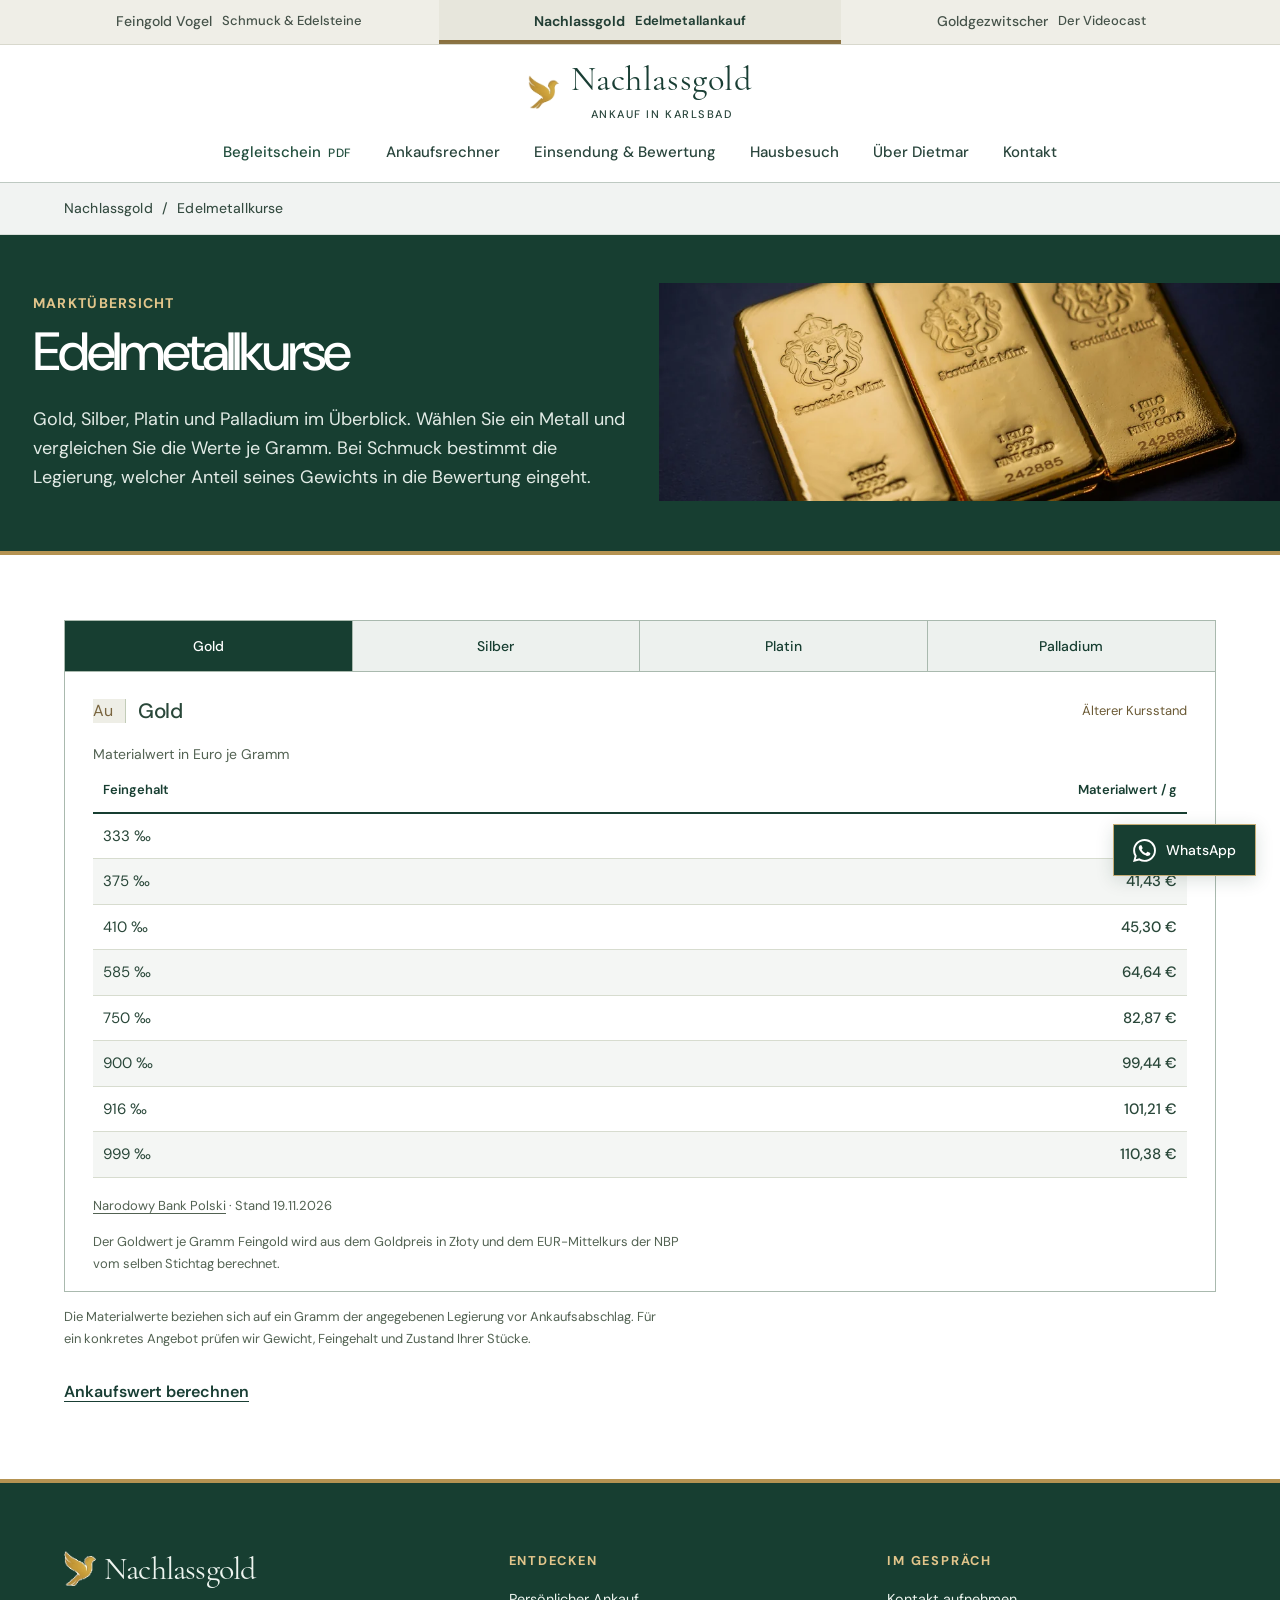
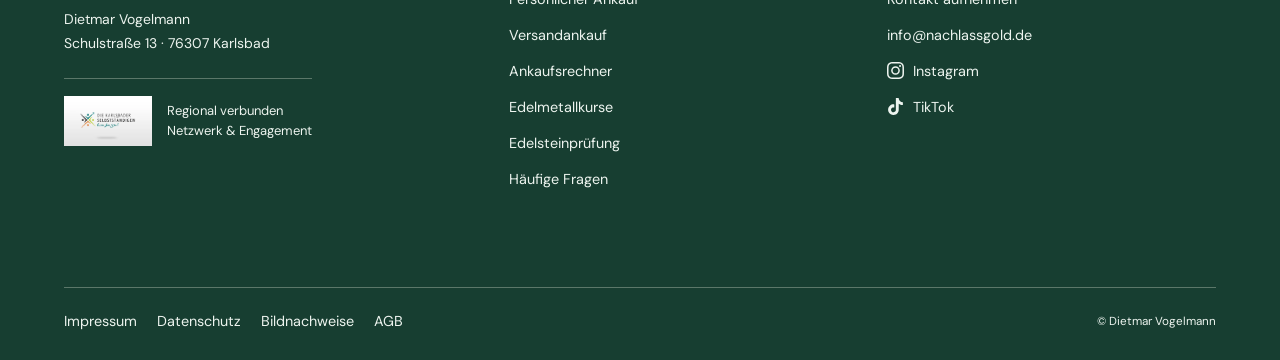
<file: edelmetallkurse.html>
<!doctype html>
<html lang="de"><head>
<meta charset="utf-8"><meta name="viewport" content="width=device-width,initial-scale=1">
<meta name="robots" content="noindex,nofollow"><meta name="referrer" content="no-referrer">
<meta http-equiv="x-dns-prefetch-control" content="off"><meta name="theme-color" content="#f8f6f1">
<meta http-equiv="Content-Security-Policy" content="default-src 'none'; media-src 'self'; img-src 'self'; style-src 'self'; script-src 'self'; connect-src 'self'; font-src 'self'; object-src 'none'; base-uri 'none'; form-action 'none'">
<title>Edelmetallkurse · Nachlassgold</title><meta name="description" content="Gold, Silber, Platin und Palladium im Überblick. Wählen Sie ein Metall und vergleichen Sie die Werte je Gramm. Bei Schmuck bestimmt die Legierung, welcher Anteil seines Gewichts in die Bewertung eingeht.">
<link rel="stylesheet" href="assets/design.css"><link rel="stylesheet" href="assets/rates.css"><script src="assets/rates-data.js" defer></script><script src="assets/rates.js?v=23" defer></script>
<link rel="stylesheet" href="assets/folio.css">
<meta name="atelier-edition" content="atelier-v23">
<link rel="stylesheet" href="assets/haus-v3.css"><script src="assets/haus-v3.js?v=8" defer></script>
<link rel="icon" type="image/webp" href="assets/haus-vogel.webp">
<link rel="stylesheet" href="assets/journal-v4.css">
<link rel="stylesheet" href="assets/nachlass-v4.css">



<link rel="stylesheet" href="assets/hauslicht.css">
<link rel="stylesheet" href="assets/nachlass-v7.css?v=8">

<link rel="stylesheet" href="assets/family-v10.css?v=10"><link rel="stylesheet" href="assets/identity-v10.css?v=12"><script src="assets/experience-v10.js?v=10" defer></script>
<link rel="stylesheet" href="assets/refinement-v13.css?v=13">
<link rel="stylesheet" href="assets/refinement-v16.css?v=16">
<link rel="stylesheet" href="assets/header-v19.css?v=19">
<link rel="stylesheet" href="assets/contact-v20.css?v=20">
<link rel="stylesheet" href="assets/details-v21.css?v=21">
<link rel="stylesheet" href="assets/refinement-v22.css?v=22">
<link rel="stylesheet" href="assets/calculator-v23.css?v=23.1">
<link rel="stylesheet" href="assets/contrast-v27.css?v=27">
</head><body class="nachlass page-edelmetallkurse journal-v4 hauslicht identity-v10 edition22 contrast-v27">
<a class="skip" href="#inhalt">Zum Inhalt</a>
<header class="dv-head" data-dv-header="nachlassgold"><div class="dv-brandbar"><nav class="dv-worlds" aria-label="Die drei Marken von Dietmar Vogelmann"><a href="https://feingold-vogel.rateriser.tech/"><span>Feingold Vogel</span><small>Schmuck &amp; Edelsteine</small></a><a href="index.html" class="dv-active" aria-current="true"><span>Nachlassgold</span><small>Edelmetallankauf</small></a><a href="https://goldgezwitscher.rateriser.tech/"><span>Goldgezwitscher</span><small>Der Videocast</small></a></nav></div><div class="dv-core dv-inner"><a class="dv-logo" href="index.html" aria-label="Nachlassgold, zur Startseite"><img src="assets/haus-vogel.webp" width="77" height="85" alt=""><span><strong>Nachlassgold</strong><small>Ankauf in Karlsbad</small></span></a>
    <button class="dv-menu" type="button" aria-controls="dv-navigation" aria-expanded="false"><i aria-hidden="true"></i>Menü</button><nav class="dv-links" id="dv-navigation" aria-label="Hauptnavigation"><a href="downloads/versandbegleitschein.pdf" download aria-label="Begleitschein herunterladen (PDF)" class="dv-document">Begleitschein<span class="dv-pdf-label">PDF</span></a><a href="ankaufsrechner.html">Ankaufsrechner</a><a href="versandankauf.html">Einsendung &amp; Bewertung</a><a href="persoenlicher-ankauf.html#hausbesuch">Hausbesuch</a><a href="ueber-mich.html">Über Dietmar</a><a href="kontakt.html" class="dv-contact">Kontakt</a></nav></div></header>
<main id="inhalt"><div class="crumbbar"><nav class="crumbs" aria-label="Brotkrumen"><a href="index.html">Nachlassgold</a><span aria-hidden="true">/</span><span aria-current="page">Edelmetallkurse</span></nav></div>
<section class="page-intro atelier-intro"><div class="wrap">
  <p class="eyebrow">Marktübersicht</p>
  <h1>Edelmetallkurse</h1>
  <p class="lead">Gold, Silber, Platin und Palladium im Überblick. Wählen Sie ein Metall und vergleichen Sie die Werte je Gramm. Bei Schmuck bestimmt die Legierung, welcher Anteil seines Gewichts in die Bewertung eingeht.</p>
</div><figure class="atelier-intro-img"><img src="assets/v7-barren-960.webp" srcset="assets/v7-barren-960.webp 960w, assets/v7-barren-1920.webp 1920w" sizes="(min-width: 1480px) 780px, (min-width: 780px) 48vw, 100vw" width="1920" height="1280" alt="Drei Scottsdale-Mint-Goldbarren zu je einem Kilogramm auf dunkelblauem Grund" fetchpriority="high"></figure></section>
<section class="section wrap" aria-label="Kurstabelle">
<section class="ng-market ng23-market" data-rate-market aria-label="Materialwerte je Gramm">
  <div class="ng-market-tabs" data-metal-tabs aria-label="Edelmetall auswählen"></div>
  <div class="ng-metal-detail" data-metal-detail></div>
  <p class="ng-rate-note">Die Materialwerte beziehen sich auf ein Gramm der angegebenen Legierung vor Ankaufsabschlag. Für ein konkretes Angebot prüfen wir Gewicht, Feingehalt und Zustand Ihrer Stücke.</p>
  <a class="ng-rate-action" href="ankaufsrechner.html">Ankaufswert berechnen</a>
  <noscript><p>Die interaktive Kurstabelle benötigt JavaScript. Einen persönlichen Richtwert erhalten Sie über unsere <a href="kontakt.html">Kontaktseite</a>.</p></noscript>
</section>

</section>

</main>
<footer class="site-footer"><div class="foot-inner">
<div class="foot-cols"><div><a class="foot-brand" href="index.html"><img src="assets/haus-vogel.webp" width="77" height="85" alt="">Nachlassgold</a><p class="foot-title">Dietmar Vogelmann<br>Schulstraße 13 · 76307 Karlsbad</p><a class="ng20-footer-network" href="index.html#regional"><img src="assets/karlsbader-v20-480.webp" width="480" height="270" alt="Die Karlsbader Selbstständigen" loading="lazy" decoding="async"><span>Regional verbunden<br>Netzwerk &amp; Engagement</span></a></div><div><p class="foot-heading">Entdecken</p><nav class="foot-links" aria-label="Themen"><a href="persoenlicher-ankauf.html">Persönlicher Ankauf</a><a href="versandankauf.html">Versandankauf</a><a href="ankaufsrechner.html">Ankaufsrechner</a><a href="edelmetallkurse.html" aria-current="page">Edelmetallkurse</a><a href="edelsteine.html">Edelsteinprüfung</a><a href="fragen.html">Häufige Fragen</a></nav></div>
<div><p class="foot-heading">Im Gespräch</p><nav class="foot-links" aria-label="Kontakt und soziale Medien"><a href="kontakt.html">Kontakt aufnehmen</a><a href="mailto:info@nachlassgold.de">info@nachlassgold.de</a><a href="https://www.instagram.com/feingold_vogel/" rel="external noreferrer noopener"><svg class="v16-social-icon" viewBox="0 0 24 24" width="20" height="20" fill="currentColor" aria-hidden="true" focusable="false"><path d="M7.0301.084c-1.2768.0602-2.1487.264-2.911.5634-.7888.3075-1.4575.72-2.1228 1.3877-.6652.6677-1.075 1.3368-1.3802 2.127-.2954.7638-.4956 1.6365-.552 2.914-.0564 1.2775-.0689 1.6882-.0626 4.947.0062 3.2586.0206 3.6671.0825 4.9473.061 1.2765.264 2.1482.5635 2.9107.308.7889.72 1.4573 1.388 2.1228.6679.6655 1.3365 1.0743 2.1285 1.38.7632.295 1.6361.4961 2.9134.552 1.2773.056 1.6884.069 4.9462.0627 3.2578-.0062 3.668-.0207 4.9478-.0814 1.28-.0607 2.147-.2652 2.9098-.5633.7889-.3086 1.4578-.72 2.1228-1.3881.665-.6682 1.0745-1.3378 1.3795-2.1284.2957-.7632.4966-1.636.552-2.9124.056-1.2809.0692-1.6898.063-4.948-.0063-3.2583-.021-3.6668-.0817-4.9465-.0607-1.2797-.264-2.1487-.5633-2.9117-.3084-.7889-.72-1.4568-1.3876-2.1228C21.2982 1.33 20.628.9208 19.8378.6165 19.074.321 18.2017.1197 16.9244.0645 15.6471.0093 15.236-.005 11.977.0014 8.718.0076 8.31.0215 7.0301.0839m.1402 21.6932c-1.17-.0509-1.8053-.2453-2.2287-.408-.5606-.216-.96-.4771-1.3819-.895-.422-.4178-.6811-.8186-.9-1.378-.1644-.4234-.3624-1.058-.4171-2.228-.0595-1.2645-.072-1.6442-.079-4.848-.007-3.2037.0053-3.583.0607-4.848.05-1.169.2456-1.805.408-2.2282.216-.5613.4762-.96.895-1.3816.4188-.4217.8184-.6814 1.3783-.9003.423-.1651 1.0575-.3614 2.227-.4171 1.2655-.06 1.6447-.072 4.848-.079 3.2033-.007 3.5835.005 4.8495.0608 1.169.0508 1.8053.2445 2.228.408.5608.216.96.4754 1.3816.895.4217.4194.6816.8176.9005 1.3787.1653.4217.3617 1.056.4169 2.2263.0602 1.2655.0739 1.645.0796 4.848.0058 3.203-.0055 3.5834-.061 4.848-.051 1.17-.245 1.8055-.408 2.2294-.216.5604-.4763.96-.8954 1.3814-.419.4215-.8181.6811-1.3783.9-.4224.1649-1.0577.3617-2.2262.4174-1.2656.0595-1.6448.072-4.8493.079-3.2045.007-3.5825-.006-4.848-.0608M16.953 5.5864A1.44 1.44 0 1 0 18.39 4.144a1.44 1.44 0 0 0-1.437 1.4424M5.8385 12.012c.0067 3.4032 2.7706 6.1557 6.173 6.1493 3.4026-.0065 6.157-2.7701 6.1506-6.1733-.0065-3.4032-2.771-6.1565-6.174-6.1498-3.403.0067-6.156 2.771-6.1496 6.1738M8 12.0077a4 4 0 1 1 4.008 3.9921A3.9996 3.9996 0 0 1 8 12.0077"/></svg>Instagram</a><a href="https://www.tiktok.com/@feingold.vogel" rel="external noreferrer noopener"><svg class="v16-social-icon" viewBox="0 0 24 24" width="20" height="20" fill="currentColor" aria-hidden="true" focusable="false"><path d="M12.525.02c1.31-.02 2.61-.01 3.91-.02.08 1.53.63 3.09 1.75 4.17 1.12 1.11 2.7 1.62 4.24 1.79v4.03c-1.44-.05-2.89-.35-4.2-.97-.57-.26-1.1-.59-1.62-.93-.01 2.92.01 5.84-.02 8.75-.08 1.4-.54 2.79-1.35 3.94-1.31 1.92-3.58 3.17-5.91 3.21-1.43.08-2.86-.31-4.08-1.03-2.02-1.19-3.44-3.37-3.65-5.71-.02-.5-.03-1-.01-1.49.18-1.9 1.12-3.72 2.58-4.96 1.66-1.44 3.98-2.13 6.15-1.72.02 1.48-.04 2.96-.04 4.44-.99-.32-2.15-.23-3.02.37-.63.41-1.11 1.04-1.36 1.75-.21.51-.15 1.07-.14 1.61.24 1.64 1.82 3.02 3.5 2.87 1.12-.01 2.19-.66 2.77-1.61.19-.33.4-.67.41-1.06.1-1.79.06-3.57.07-5.36.01-4.03-.01-8.05.02-12.07z"/></svg>TikTok</a></nav></div></div>
<div class="foot-base"><nav aria-label="Rechtliches"><a href="impressum.html">Impressum</a><a href="datenschutz.html">Datenschutz</a><a href="bildnachweise.html">Bildnachweise</a><a href="agb.html">AGB</a></nav><small>© Dietmar Vogelmann</small></div></div></footer>
<nav class="ng-mobile-actions" aria-label="Schnell zum Goldankauf"><a href="ankaufsrechner.html#rechner">Rechner</a><a href="downloads/versandbegleitschein.pdf" download aria-label="Begleitschein herunterladen (PDF)">Begleitschein</a><a class="ng20-mobile-wa" href="https://wa.me/4915207034434" target="_blank" rel="noopener noreferrer" aria-label="Dietmar auf WhatsApp kontaktieren"><svg class="ng20-wa-icon" viewBox="0 0 24 24" width="24" height="24" fill="currentColor" aria-hidden="true" focusable="false"><path d="M17.472 14.382c-.297-.149-1.758-.867-2.03-.967-.273-.099-.471-.148-.67.15-.197.297-.767.966-.94 1.164-.173.199-.347.223-.644.075-.297-.15-1.255-.463-2.39-1.475-.883-.788-1.48-1.761-1.653-2.059-.173-.297-.018-.458.13-.606.134-.133.298-.347.446-.52.149-.174.198-.298.298-.497.099-.198.05-.371-.025-.52-.075-.149-.669-1.612-.916-2.207-.242-.579-.487-.5-.669-.51-.173-.008-.371-.01-.57-.01-.198 0-.52.074-.792.372-.272.297-1.04 1.016-1.04 2.479 0 1.462 1.065 2.875 1.213 3.074.149.198 2.096 3.2 5.077 4.487.709.306 1.262.489 1.694.625.712.227 1.36.195 1.871.118.571-.085 1.758-.719 2.006-1.413.248-.694.248-1.289.173-1.413-.074-.124-.272-.198-.57-.347m-5.421 7.403h-.004a9.87 9.87 0 01-5.031-1.378l-.361-.214-3.741.982.998-3.648-.235-.374a9.86 9.86 0 01-1.51-5.26c.001-5.45 4.436-9.884 9.888-9.884 2.64 0 5.122 1.03 6.988 2.898a9.825 9.825 0 012.893 6.994c-.003 5.45-4.437 9.884-9.885 9.884m8.413-18.297A11.815 11.815 0 0012.05 0C5.495 0 .16 5.335.157 11.892c0 2.096.547 4.142 1.588 5.945L.057 24l6.305-1.654a11.882 11.882 0 005.683 1.448h.005c6.554 0 11.89-5.335 11.893-11.893a11.821 11.821 0 00-3.48-8.413Z"/></svg>WhatsApp</a></nav>
<a class="ng20-whatsapp" href="https://wa.me/4915207034434" target="_blank" rel="noopener noreferrer" aria-label="Dietmar Vogelmann auf WhatsApp kontaktieren"><svg class="ng20-wa-icon" viewBox="0 0 24 24" width="24" height="24" fill="currentColor" aria-hidden="true" focusable="false"><path d="M17.472 14.382c-.297-.149-1.758-.867-2.03-.967-.273-.099-.471-.148-.67.15-.197.297-.767.966-.94 1.164-.173.199-.347.223-.644.075-.297-.15-1.255-.463-2.39-1.475-.883-.788-1.48-1.761-1.653-2.059-.173-.297-.018-.458.13-.606.134-.133.298-.347.446-.52.149-.174.198-.298.298-.497.099-.198.05-.371-.025-.52-.075-.149-.669-1.612-.916-2.207-.242-.579-.487-.5-.669-.51-.173-.008-.371-.01-.57-.01-.198 0-.52.074-.792.372-.272.297-1.04 1.016-1.04 2.479 0 1.462 1.065 2.875 1.213 3.074.149.198 2.096 3.2 5.077 4.487.709.306 1.262.489 1.694.625.712.227 1.36.195 1.871.118.571-.085 1.758-.719 2.006-1.413.248-.694.248-1.289.173-1.413-.074-.124-.272-.198-.57-.347m-5.421 7.403h-.004a9.87 9.87 0 01-5.031-1.378l-.361-.214-3.741.982.998-3.648-.235-.374a9.86 9.86 0 01-1.51-5.26c.001-5.45 4.436-9.884 9.888-9.884 2.64 0 5.122 1.03 6.988 2.898a9.825 9.825 0 012.893 6.994c-.003 5.45-4.437 9.884-9.885 9.884m8.413-18.297A11.815 11.815 0 0012.05 0C5.495 0 .16 5.335.157 11.892c0 2.096.547 4.142 1.588 5.945L.057 24l6.305-1.654a11.882 11.882 0 005.683 1.448h.005c6.554 0 11.89-5.335 11.893-11.893a11.821 11.821 0 00-3.48-8.413Z"/></svg><span>WhatsApp</span></a>
</body></html>
</file>
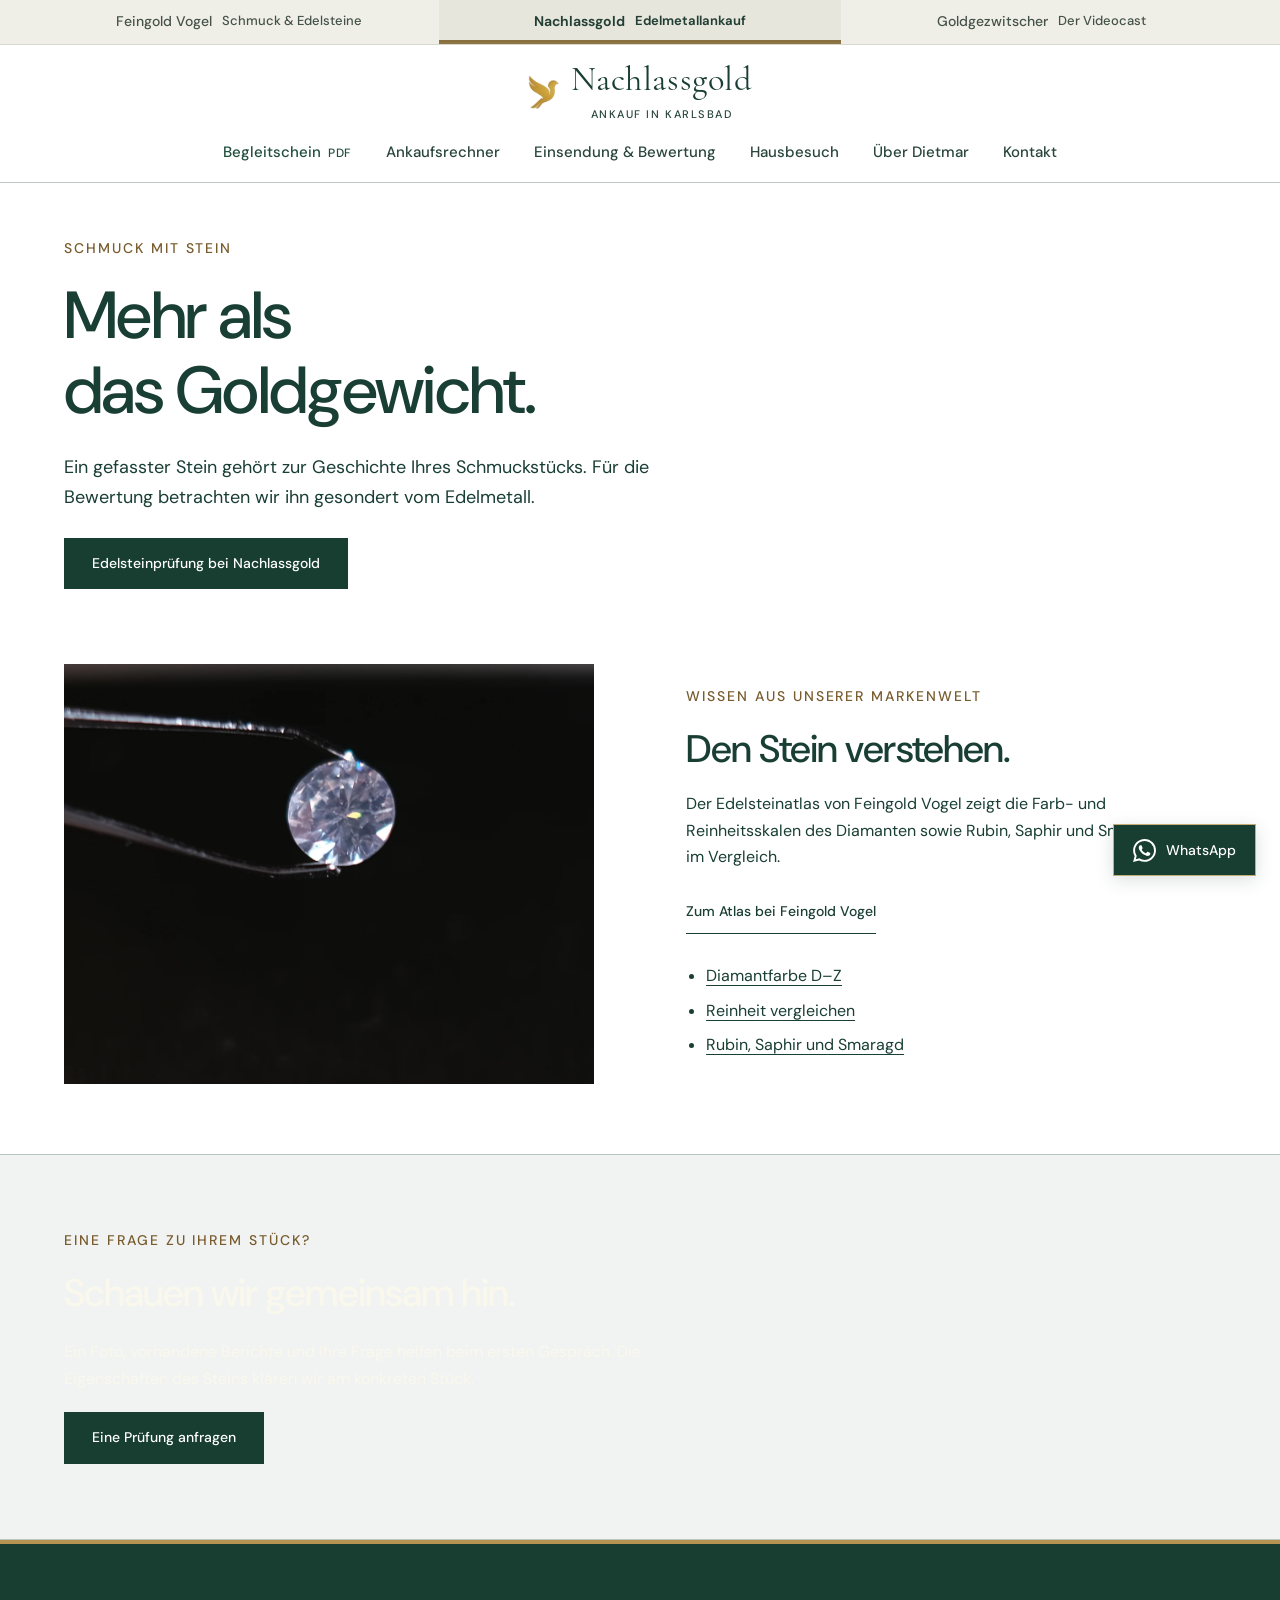
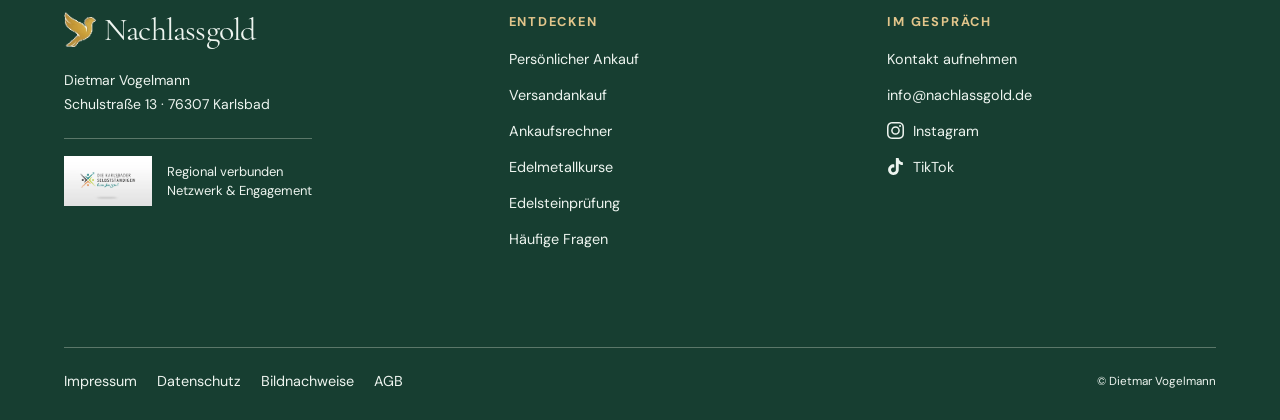
<file: edelsteinatlas.html>
<!doctype html>
<html lang="de"><head>
<meta charset="utf-8"><meta name="viewport" content="width=device-width,initial-scale=1">
<meta name="robots" content="noindex,nofollow"><meta name="referrer" content="no-referrer">
<meta http-equiv="x-dns-prefetch-control" content="off"><meta name="theme-color" content="#f8f6f1">
<meta http-equiv="Content-Security-Policy" content="default-src 'none'; media-src 'self'; img-src 'self'; style-src 'self'; script-src 'self'; connect-src 'self'; font-src 'self'; object-src 'none'; base-uri 'none'; form-action 'none'">
<title>Edelsteinatlas · Nachlassgold</title><meta name="description" content="Vergleichstafeln für Diamantfarbe D bis Z, elf Reinheitsgrade, Karatgewicht, Schliff und Farbedelsteine.">
<link rel="stylesheet" href="assets/design.css">
<meta name="atelier-edition" content="atelier-v22">
<link rel="stylesheet" href="assets/haus-v3.css"><script src="assets/haus-v3.js?v=8" defer></script>
<link rel="icon" type="image/webp" href="assets/haus-vogel.webp">
<link rel="stylesheet" href="assets/journal-v4.css">
<link rel="stylesheet" href="assets/nachlass-v4.css">





<link rel="stylesheet" href="assets/hauslicht.css">
<link rel="stylesheet" href="assets/nachlass-v7.css?v=8">
<link rel="stylesheet" href="assets/vergleichstafeln.css"><script defer src="assets/vergleichstafeln.js"></script>
<link rel="stylesheet" href="assets/family-v10.css?v=10"><link rel="stylesheet" href="assets/identity-v10.css?v=12"><script src="assets/experience-v10.js?v=10" defer></script>
<link rel="stylesheet" href="assets/refinement-v13.css?v=13">
<link rel="stylesheet" href="assets/refinement-v16.css?v=16">
<link rel="stylesheet" href="assets/header-v19.css?v=19">
<link rel="stylesheet" href="assets/contact-v20.css?v=20">
<link rel="stylesheet" href="assets/details-v21.css?v=21">
<link rel="stylesheet" href="assets/refinement-v22.css?v=22">
<link rel="stylesheet" href="assets/contrast-v27.css?v=27">
</head><body class="nachlass page-atlas journal-v4 hauslicht identity-v10 edition22 contrast-v27">
<a class="skip" href="#inhalt">Zum Inhalt</a>
<header class="dv-head" data-dv-header="nachlassgold"><div class="dv-brandbar"><nav class="dv-worlds" aria-label="Die drei Marken von Dietmar Vogelmann"><a href="https://feingold-vogel.rateriser.tech/"><span>Feingold Vogel</span><small>Schmuck &amp; Edelsteine</small></a><a href="index.html" class="dv-active" aria-current="true"><span>Nachlassgold</span><small>Edelmetallankauf</small></a><a href="https://goldgezwitscher.rateriser.tech/"><span>Goldgezwitscher</span><small>Der Videocast</small></a></nav></div><div class="dv-core dv-inner"><a class="dv-logo" href="index.html" aria-label="Nachlassgold, zur Startseite"><img src="assets/haus-vogel.webp" width="77" height="85" alt=""><span><strong>Nachlassgold</strong><small>Ankauf in Karlsbad</small></span></a>
    <button class="dv-menu" type="button" aria-controls="dv-navigation" aria-expanded="false"><i aria-hidden="true"></i>Menü</button><nav class="dv-links" id="dv-navigation" aria-label="Hauptnavigation"><a href="downloads/versandbegleitschein.pdf" download aria-label="Begleitschein herunterladen (PDF)" class="dv-document">Begleitschein<span class="dv-pdf-label">PDF</span></a><a href="ankaufsrechner.html">Ankaufsrechner</a><a href="versandankauf.html">Einsendung &amp; Bewertung</a><a href="persoenlicher-ankauf.html#hausbesuch">Hausbesuch</a><a href="ueber-mich.html">Über Dietmar</a><a href="kontakt.html" class="dv-contact">Kontakt</a></nav></div></header>
<main id="inhalt">
<header class="ng-gem-intro v10-width"><p class="v10-eyebrow">Schmuck mit Stein</p><h1>Mehr als<br>das Goldgewicht.</h1><p>Ein gefasster Stein gehört zur Geschichte Ihres Schmuckstücks. Für die Bewertung betrachten wir ihn gesondert vom Edelmetall.</p><a class="v10-action primary" href="edelsteine.html">Edelsteinprüfung bei Nachlassgold</a></header>
<section class="ng-gem-bridge v10-width"><figure><img class="" src="assets/atlas-diamant.webp" alt="Ein loser Diamant in einer Pinzette" loading="lazy" decoding="async"></figure><div><p class="v10-eyebrow">Wissen aus unserer Markenwelt</p><h2>Den Stein verstehen.</h2><p>Der Edelsteinatlas von Feingold Vogel zeigt die Farb- und Reinheitsskalen des Diamanten sowie Rubin, Saphir und Smaragd im Vergleich.</p><a class="v10-action text" href="https://feingold-vogel.rateriser.tech/edelsteinatlas.html">Zum Atlas bei Feingold Vogel</a><ul><li><a href="https://feingold-vogel.rateriser.tech/edelsteinatlas.html#diamantfarbe">Diamantfarbe D–Z</a></li><li><a href="https://feingold-vogel.rateriser.tech/edelsteinatlas.html#diamantreinheit">Reinheit vergleichen</a></li><li><a href="https://feingold-vogel.rateriser.tech/edelsteinatlas.html#steinarten">Rubin, Saphir und Smaragd</a></li></ul></div></section>
<section class="ng-personal"><div class="v10-width"><p class="v10-eyebrow">Eine Frage zu Ihrem Stück?</p><h2>Schauen wir gemeinsam hin.</h2><p>Ein Foto, vorhandene Berichte und Ihre Frage helfen beim ersten Gespräch. Die Eigenschaften des Steins klären wir am konkreten Stück.</p><a class="v10-action primary" href="kontakt.html?thema=Edelsteinpr%C3%BCfung#anfrage">Eine Prüfung anfragen</a></div></section>
</main>
<footer class="site-footer"><div class="foot-inner">
<div class="foot-cols"><div><a class="foot-brand" href="index.html"><img src="assets/haus-vogel.webp" width="77" height="85" alt="">Nachlassgold</a><p class="foot-title">Dietmar Vogelmann<br>Schulstraße 13 · 76307 Karlsbad</p><a class="ng20-footer-network" href="index.html#regional"><img src="assets/karlsbader-v20-480.webp" width="480" height="270" alt="Die Karlsbader Selbstständigen" loading="lazy" decoding="async"><span>Regional verbunden<br>Netzwerk &amp; Engagement</span></a></div><div><p class="foot-heading">Entdecken</p><nav class="foot-links" aria-label="Themen"><a href="persoenlicher-ankauf.html">Persönlicher Ankauf</a><a href="versandankauf.html">Versandankauf</a><a href="ankaufsrechner.html">Ankaufsrechner</a><a href="edelmetallkurse.html">Edelmetallkurse</a><a href="edelsteine.html">Edelsteinprüfung</a><a href="fragen.html">Häufige Fragen</a></nav></div>
<div><p class="foot-heading">Im Gespräch</p><nav class="foot-links" aria-label="Kontakt und soziale Medien"><a href="kontakt.html">Kontakt aufnehmen</a><a href="mailto:info@nachlassgold.de">info@nachlassgold.de</a><a href="https://www.instagram.com/feingold_vogel/" rel="external noreferrer noopener"><svg class="v16-social-icon" viewBox="0 0 24 24" width="20" height="20" fill="currentColor" aria-hidden="true" focusable="false"><path d="M7.0301.084c-1.2768.0602-2.1487.264-2.911.5634-.7888.3075-1.4575.72-2.1228 1.3877-.6652.6677-1.075 1.3368-1.3802 2.127-.2954.7638-.4956 1.6365-.552 2.914-.0564 1.2775-.0689 1.6882-.0626 4.947.0062 3.2586.0206 3.6671.0825 4.9473.061 1.2765.264 2.1482.5635 2.9107.308.7889.72 1.4573 1.388 2.1228.6679.6655 1.3365 1.0743 2.1285 1.38.7632.295 1.6361.4961 2.9134.552 1.2773.056 1.6884.069 4.9462.0627 3.2578-.0062 3.668-.0207 4.9478-.0814 1.28-.0607 2.147-.2652 2.9098-.5633.7889-.3086 1.4578-.72 2.1228-1.3881.665-.6682 1.0745-1.3378 1.3795-2.1284.2957-.7632.4966-1.636.552-2.9124.056-1.2809.0692-1.6898.063-4.948-.0063-3.2583-.021-3.6668-.0817-4.9465-.0607-1.2797-.264-2.1487-.5633-2.9117-.3084-.7889-.72-1.4568-1.3876-2.1228C21.2982 1.33 20.628.9208 19.8378.6165 19.074.321 18.2017.1197 16.9244.0645 15.6471.0093 15.236-.005 11.977.0014 8.718.0076 8.31.0215 7.0301.0839m.1402 21.6932c-1.17-.0509-1.8053-.2453-2.2287-.408-.5606-.216-.96-.4771-1.3819-.895-.422-.4178-.6811-.8186-.9-1.378-.1644-.4234-.3624-1.058-.4171-2.228-.0595-1.2645-.072-1.6442-.079-4.848-.007-3.2037.0053-3.583.0607-4.848.05-1.169.2456-1.805.408-2.2282.216-.5613.4762-.96.895-1.3816.4188-.4217.8184-.6814 1.3783-.9003.423-.1651 1.0575-.3614 2.227-.4171 1.2655-.06 1.6447-.072 4.848-.079 3.2033-.007 3.5835.005 4.8495.0608 1.169.0508 1.8053.2445 2.228.408.5608.216.96.4754 1.3816.895.4217.4194.6816.8176.9005 1.3787.1653.4217.3617 1.056.4169 2.2263.0602 1.2655.0739 1.645.0796 4.848.0058 3.203-.0055 3.5834-.061 4.848-.051 1.17-.245 1.8055-.408 2.2294-.216.5604-.4763.96-.8954 1.3814-.419.4215-.8181.6811-1.3783.9-.4224.1649-1.0577.3617-2.2262.4174-1.2656.0595-1.6448.072-4.8493.079-3.2045.007-3.5825-.006-4.848-.0608M16.953 5.5864A1.44 1.44 0 1 0 18.39 4.144a1.44 1.44 0 0 0-1.437 1.4424M5.8385 12.012c.0067 3.4032 2.7706 6.1557 6.173 6.1493 3.4026-.0065 6.157-2.7701 6.1506-6.1733-.0065-3.4032-2.771-6.1565-6.174-6.1498-3.403.0067-6.156 2.771-6.1496 6.1738M8 12.0077a4 4 0 1 1 4.008 3.9921A3.9996 3.9996 0 0 1 8 12.0077"/></svg>Instagram</a><a href="https://www.tiktok.com/@feingold.vogel" rel="external noreferrer noopener"><svg class="v16-social-icon" viewBox="0 0 24 24" width="20" height="20" fill="currentColor" aria-hidden="true" focusable="false"><path d="M12.525.02c1.31-.02 2.61-.01 3.91-.02.08 1.53.63 3.09 1.75 4.17 1.12 1.11 2.7 1.62 4.24 1.79v4.03c-1.44-.05-2.89-.35-4.2-.97-.57-.26-1.1-.59-1.62-.93-.01 2.92.01 5.84-.02 8.75-.08 1.4-.54 2.79-1.35 3.94-1.31 1.92-3.58 3.17-5.91 3.21-1.43.08-2.86-.31-4.08-1.03-2.02-1.19-3.44-3.37-3.65-5.71-.02-.5-.03-1-.01-1.49.18-1.9 1.12-3.72 2.58-4.96 1.66-1.44 3.98-2.13 6.15-1.72.02 1.48-.04 2.96-.04 4.44-.99-.32-2.15-.23-3.02.37-.63.41-1.11 1.04-1.36 1.75-.21.51-.15 1.07-.14 1.61.24 1.64 1.82 3.02 3.5 2.87 1.12-.01 2.19-.66 2.77-1.61.19-.33.4-.67.41-1.06.1-1.79.06-3.57.07-5.36.01-4.03-.01-8.05.02-12.07z"/></svg>TikTok</a></nav></div></div>
<div class="foot-base"><nav aria-label="Rechtliches"><a href="impressum.html">Impressum</a><a href="datenschutz.html">Datenschutz</a><a href="bildnachweise.html">Bildnachweise</a><a href="agb.html">AGB</a></nav><small>© Dietmar Vogelmann</small></div></div></footer>
<nav class="ng-mobile-actions" aria-label="Schnell zum Goldankauf"><a href="ankaufsrechner.html#rechner">Rechner</a><a href="downloads/versandbegleitschein.pdf" download aria-label="Begleitschein herunterladen (PDF)">Begleitschein</a><a class="ng20-mobile-wa" href="https://wa.me/4915207034434" target="_blank" rel="noopener noreferrer" aria-label="Dietmar auf WhatsApp kontaktieren"><svg class="ng20-wa-icon" viewBox="0 0 24 24" width="24" height="24" fill="currentColor" aria-hidden="true" focusable="false"><path d="M17.472 14.382c-.297-.149-1.758-.867-2.03-.967-.273-.099-.471-.148-.67.15-.197.297-.767.966-.94 1.164-.173.199-.347.223-.644.075-.297-.15-1.255-.463-2.39-1.475-.883-.788-1.48-1.761-1.653-2.059-.173-.297-.018-.458.13-.606.134-.133.298-.347.446-.52.149-.174.198-.298.298-.497.099-.198.05-.371-.025-.52-.075-.149-.669-1.612-.916-2.207-.242-.579-.487-.5-.669-.51-.173-.008-.371-.01-.57-.01-.198 0-.52.074-.792.372-.272.297-1.04 1.016-1.04 2.479 0 1.462 1.065 2.875 1.213 3.074.149.198 2.096 3.2 5.077 4.487.709.306 1.262.489 1.694.625.712.227 1.36.195 1.871.118.571-.085 1.758-.719 2.006-1.413.248-.694.248-1.289.173-1.413-.074-.124-.272-.198-.57-.347m-5.421 7.403h-.004a9.87 9.87 0 01-5.031-1.378l-.361-.214-3.741.982.998-3.648-.235-.374a9.86 9.86 0 01-1.51-5.26c.001-5.45 4.436-9.884 9.888-9.884 2.64 0 5.122 1.03 6.988 2.898a9.825 9.825 0 012.893 6.994c-.003 5.45-4.437 9.884-9.885 9.884m8.413-18.297A11.815 11.815 0 0012.05 0C5.495 0 .16 5.335.157 11.892c0 2.096.547 4.142 1.588 5.945L.057 24l6.305-1.654a11.882 11.882 0 005.683 1.448h.005c6.554 0 11.89-5.335 11.893-11.893a11.821 11.821 0 00-3.48-8.413Z"/></svg>WhatsApp</a></nav>
<a class="ng20-whatsapp" href="https://wa.me/4915207034434" target="_blank" rel="noopener noreferrer" aria-label="Dietmar Vogelmann auf WhatsApp kontaktieren"><svg class="ng20-wa-icon" viewBox="0 0 24 24" width="24" height="24" fill="currentColor" aria-hidden="true" focusable="false"><path d="M17.472 14.382c-.297-.149-1.758-.867-2.03-.967-.273-.099-.471-.148-.67.15-.197.297-.767.966-.94 1.164-.173.199-.347.223-.644.075-.297-.15-1.255-.463-2.39-1.475-.883-.788-1.48-1.761-1.653-2.059-.173-.297-.018-.458.13-.606.134-.133.298-.347.446-.52.149-.174.198-.298.298-.497.099-.198.05-.371-.025-.52-.075-.149-.669-1.612-.916-2.207-.242-.579-.487-.5-.669-.51-.173-.008-.371-.01-.57-.01-.198 0-.52.074-.792.372-.272.297-1.04 1.016-1.04 2.479 0 1.462 1.065 2.875 1.213 3.074.149.198 2.096 3.2 5.077 4.487.709.306 1.262.489 1.694.625.712.227 1.36.195 1.871.118.571-.085 1.758-.719 2.006-1.413.248-.694.248-1.289.173-1.413-.074-.124-.272-.198-.57-.347m-5.421 7.403h-.004a9.87 9.87 0 01-5.031-1.378l-.361-.214-3.741.982.998-3.648-.235-.374a9.86 9.86 0 01-1.51-5.26c.001-5.45 4.436-9.884 9.888-9.884 2.64 0 5.122 1.03 6.988 2.898a9.825 9.825 0 012.893 6.994c-.003 5.45-4.437 9.884-9.885 9.884m8.413-18.297A11.815 11.815 0 0012.05 0C5.495 0 .16 5.335.157 11.892c0 2.096.547 4.142 1.588 5.945L.057 24l6.305-1.654a11.882 11.882 0 005.683 1.448h.005c6.554 0 11.89-5.335 11.893-11.893a11.821 11.821 0 00-3.48-8.413Z"/></svg><span>WhatsApp</span></a>
</body></html>
</file>
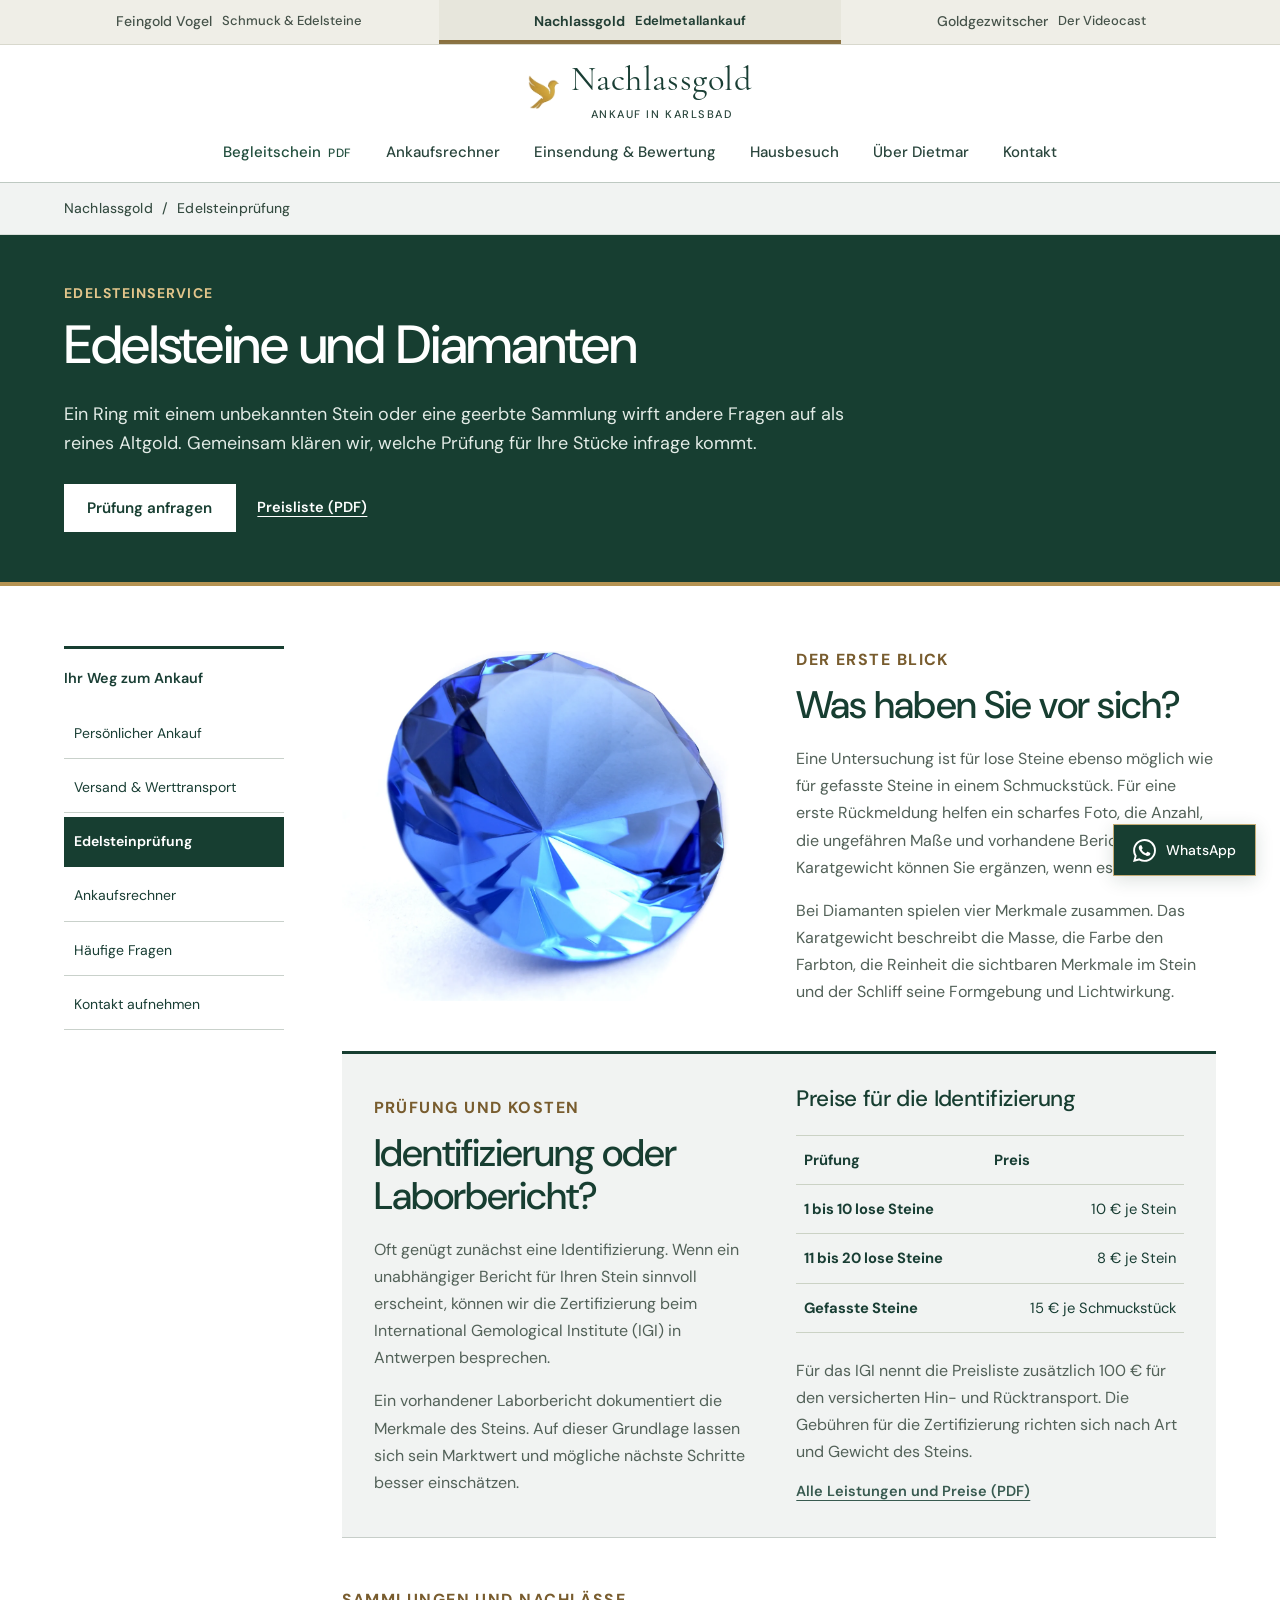
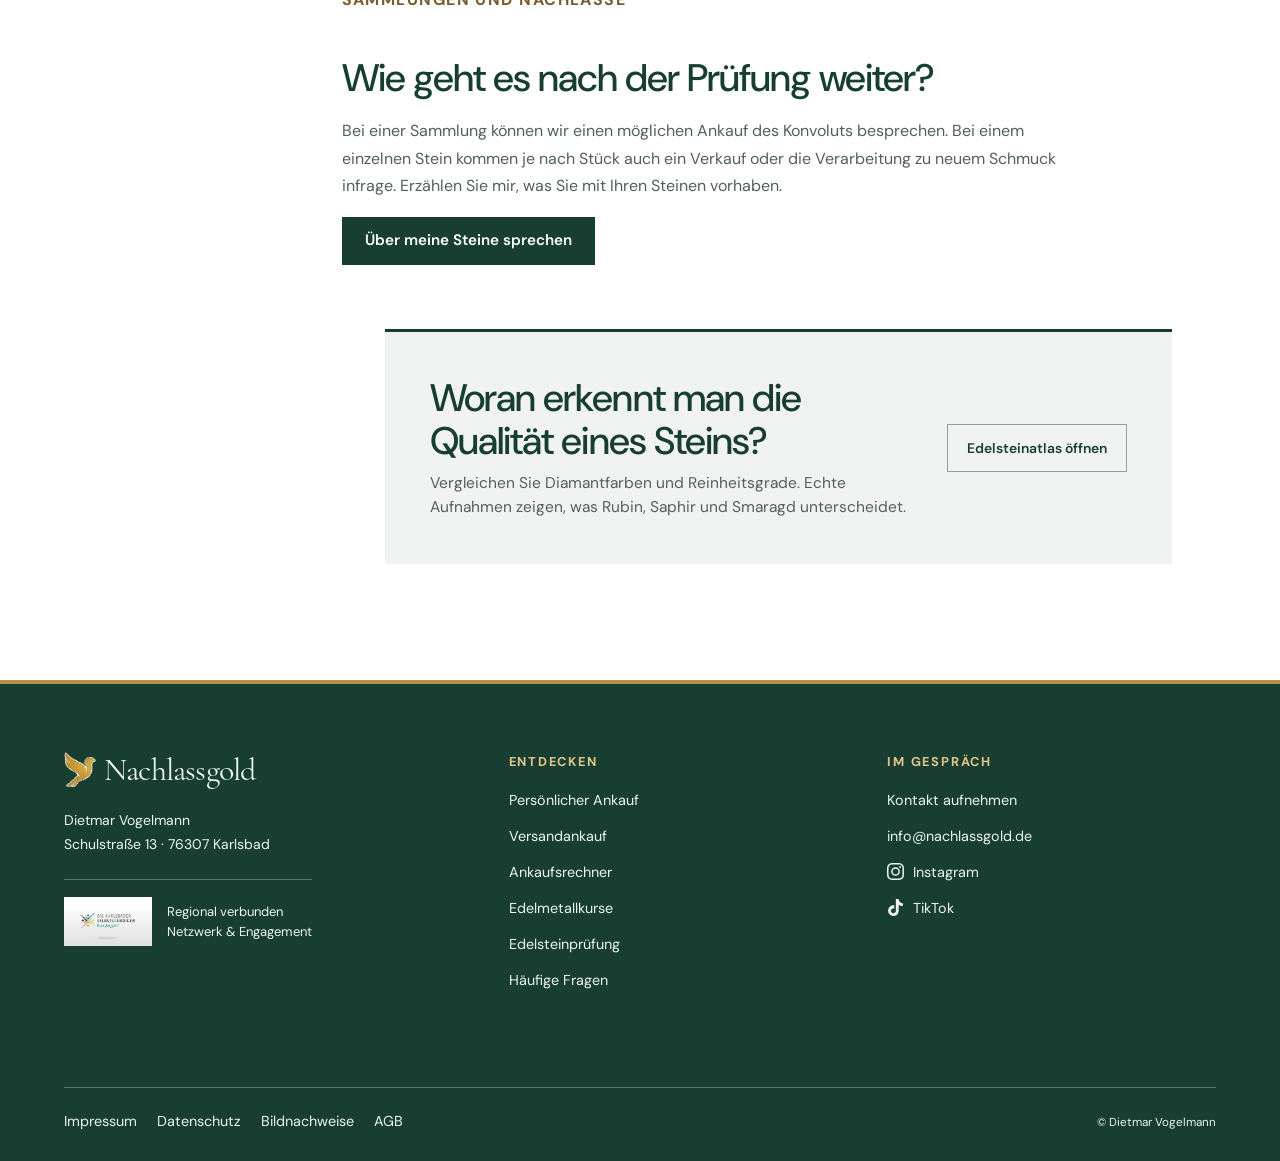
<file: edelsteine.html>
<!doctype html>
<html lang="de"><head>
<meta charset="utf-8"><meta name="viewport" content="width=device-width,initial-scale=1">
<meta name="robots" content="noindex,nofollow"><meta name="referrer" content="no-referrer">
<meta http-equiv="x-dns-prefetch-control" content="off"><meta name="theme-color" content="#f8f6f1">
<meta http-equiv="Content-Security-Policy" content="default-src 'none'; media-src 'self'; img-src 'self'; style-src 'self'; script-src 'self'; connect-src 'self'; font-src 'self'; object-src 'none'; base-uri 'none'; form-action 'none'">
<title>Edelsteinprüfung · Nachlassgold</title><meta name="description" content="Ein Ring mit einem unbekannten Stein oder eine geerbte Sammlung wirft andere Fragen auf als reines Altgold. Gemeinsam klären wir, welche Prüfung für Ihre Stücke infrage kommt.">
<link rel="stylesheet" href="assets/design.css">
<meta name="atelier-edition" content="atelier-v22">
<link rel="stylesheet" href="assets/haus-v3.css"><script src="assets/haus-v3.js?v=8" defer></script>
<link rel="icon" type="image/webp" href="assets/haus-vogel.webp">
<link rel="stylesheet" href="assets/journal-v4.css">
<link rel="stylesheet" href="assets/nachlass-v4.css">



<link rel="stylesheet" href="assets/hauslicht.css">
<link rel="stylesheet" href="assets/nachlass-v7.css?v=8">

<link rel="stylesheet" href="assets/family-v10.css?v=10"><link rel="stylesheet" href="assets/identity-v10.css?v=12"><script src="assets/experience-v10.js?v=10" defer></script>
<link rel="stylesheet" href="assets/refinement-v13.css?v=13">
<link rel="stylesheet" href="assets/refinement-v16.css?v=16">
<link rel="stylesheet" href="assets/header-v19.css?v=19">
<link rel="stylesheet" href="assets/contact-v20.css?v=20">
<link rel="stylesheet" href="assets/details-v21.css?v=21">
<link rel="stylesheet" href="assets/refinement-v22.css?v=22">
<link rel="stylesheet" href="assets/contrast-v27.css?v=27">
</head><body class="nachlass page-edelsteine journal-v4 hauslicht identity-v10 edition22 contrast-v27">
<a class="skip" href="#inhalt">Zum Inhalt</a>
<header class="dv-head" data-dv-header="nachlassgold"><div class="dv-brandbar"><nav class="dv-worlds" aria-label="Die drei Marken von Dietmar Vogelmann"><a href="https://feingold-vogel.rateriser.tech/"><span>Feingold Vogel</span><small>Schmuck &amp; Edelsteine</small></a><a href="index.html" class="dv-active" aria-current="true"><span>Nachlassgold</span><small>Edelmetallankauf</small></a><a href="https://goldgezwitscher.rateriser.tech/"><span>Goldgezwitscher</span><small>Der Videocast</small></a></nav></div><div class="dv-core dv-inner"><a class="dv-logo" href="index.html" aria-label="Nachlassgold, zur Startseite"><img src="assets/haus-vogel.webp" width="77" height="85" alt=""><span><strong>Nachlassgold</strong><small>Ankauf in Karlsbad</small></span></a>
    <button class="dv-menu" type="button" aria-controls="dv-navigation" aria-expanded="false"><i aria-hidden="true"></i>Menü</button><nav class="dv-links" id="dv-navigation" aria-label="Hauptnavigation"><a href="downloads/versandbegleitschein.pdf" download aria-label="Begleitschein herunterladen (PDF)" class="dv-document">Begleitschein<span class="dv-pdf-label">PDF</span></a><a href="ankaufsrechner.html">Ankaufsrechner</a><a href="versandankauf.html">Einsendung &amp; Bewertung</a><a href="persoenlicher-ankauf.html#hausbesuch">Hausbesuch</a><a href="ueber-mich.html">Über Dietmar</a><a href="kontakt.html" class="dv-contact">Kontakt</a></nav></div></header>
<main id="inhalt"><div class="crumbbar"><nav class="crumbs" aria-label="Brotkrumen"><a href="index.html">Nachlassgold</a><span aria-hidden="true">/</span><span aria-current="page">Edelsteinprüfung</span></nav></div>
<section class="page-intro"><div class="wrap">
  <p class="eyebrow">Edelsteinservice</p>
  <h1>Edelsteine und Diamanten</h1>
  <p class="lead">Ein Ring mit einem unbekannten Stein oder eine geerbte Sammlung wirft andere Fragen auf als reines Altgold. Gemeinsam klären wir, welche Prüfung für Ihre Stücke infrage kommt.</p>
  <div class="actions"><a class="button" href="kontakt.html?thema=Edelsteine">Prüfung anfragen</a><a class="textlink" href="downloads/edelstein-preisliste.pdf" download>Preisliste (PDF)</a></div>
</div></section><div class="ng-side-layout"><aside class="ng-subnav"><strong>Ihr Weg zum Ankauf</strong><nav aria-label="Ankauf und Beratung"><a href="persoenlicher-ankauf.html">Persönlicher Ankauf</a><a href="versandankauf.html">Versand & Werttransport</a><a href="edelsteine.html" aria-current="page">Edelsteinprüfung</a><a href="ankaufsrechner.html">Ankaufsrechner</a><a href="fragen.html">Häufige Fragen</a><a href="kontakt.html">Kontakt aufnehmen</a></nav></aside><div class="ng-side-content">
<section class="section wrap split">
  <figure class="photo"><img src="assets/atlas-saphir.webp" loading="lazy" alt="Ein loser blauer Saphir, schräg auf weißem Grund, mit hellen und tiefblauen dreieckigen Facetten." width="1300" height="1203"></figure>
  <div><p class="eyebrow">Der erste Blick</p><h2>Was haben Sie vor sich?</h2>
    <p>Eine Untersuchung ist für lose Steine ebenso möglich wie für gefasste Steine in einem Schmuckstück. Für eine erste Rückmeldung helfen ein scharfes Foto, die Anzahl, die ungefähren Maße und vorhandene Berichte. Das Karatgewicht können Sie ergänzen, wenn es bekannt ist.</p>
    <p>Bei Diamanten spielen vier Merkmale zusammen. Das Karatgewicht beschreibt die Masse, die Farbe den Farbton, die Reinheit die sichtbaren Merkmale im Stein und der Schliff seine Formgebung und Lichtwirkung.</p>
  </div>
</section>
<section class="band"><div class="section wrap split">
  <div><p class="eyebrow">Prüfung und Kosten</p><h2>Identifizierung oder Laborbericht?</h2>
    <p>Oft genügt zunächst eine Identifizierung. Wenn ein unabhängiger Bericht für Ihren Stein sinnvoll erscheint, können wir die Zertifizierung beim International Gemological Institute (IGI) in Antwerpen besprechen.</p>
    <p>Ein vorhandener Laborbericht dokumentiert die Merkmale des Steins. Auf dieser Grundlage lassen sich sein Marktwert und mögliche nächste Schritte besser einschätzen.</p>
  </div>
  <div><h3>Preise für die Identifizierung</h3>
    <div class="table-wrap"><table><thead><tr><th scope="col">Prüfung</th><th scope="col">Preis</th></tr></thead><tbody>
      <tr><th scope="row">1 bis 10 lose Steine</th><td>10 € je Stein</td></tr>
      <tr><th scope="row">11 bis 20 lose Steine</th><td>8 € je Stein</td></tr>
      <tr><th scope="row">Gefasste Steine</th><td>15 € je Schmuckstück</td></tr>
    </tbody></table></div>
    <p>Für das IGI nennt die Preisliste zusätzlich 100 € für den versicherten Hin- und Rücktransport. Die Gebühren für die Zertifizierung richten sich nach Art und Gewicht des Steins.</p>
    <a class="textlink" href="downloads/edelstein-preisliste.pdf">Alle Leistungen und Preise (PDF)</a>
  </div>
</div></section>
<section class="section wrap editorial"><p class="eyebrow">Sammlungen und Nachlässe</p><h2>Wie geht es nach der Prüfung weiter?</h2>
  <p>Bei einer Sammlung können wir einen möglichen Ankauf des Konvoluts besprechen. Bei einem einzelnen Stein kommen je nach Stück auch ein Verkauf oder die Verarbeitung zu neuem Schmuck infrage. Erzählen Sie mir, was Sie mit Ihren Steinen vorhaben.</p><a class="button" href="kontakt.html?thema=Edelsteine">Über meine Steine sprechen</a>
</section>

<section class="dv-atlas-call"><div><h2>Woran erkennt man die Qualität eines Steins?</h2><p>Vergleichen Sie Diamantfarben und Reinheitsgrade. Echte Aufnahmen zeigen, was Rubin, Saphir und Smaragd unterscheidet.</p></div><a href="edelsteinatlas.html">Edelsteinatlas öffnen</a></section></div></div></main>
<footer class="site-footer"><div class="foot-inner">
<div class="foot-cols"><div><a class="foot-brand" href="index.html"><img src="assets/haus-vogel.webp" width="77" height="85" alt="">Nachlassgold</a><p class="foot-title">Dietmar Vogelmann<br>Schulstraße 13 · 76307 Karlsbad</p><a class="ng20-footer-network" href="index.html#regional"><img src="assets/karlsbader-v20-480.webp" width="480" height="270" alt="Die Karlsbader Selbstständigen" loading="lazy" decoding="async"><span>Regional verbunden<br>Netzwerk &amp; Engagement</span></a></div><div><p class="foot-heading">Entdecken</p><nav class="foot-links" aria-label="Themen"><a href="persoenlicher-ankauf.html">Persönlicher Ankauf</a><a href="versandankauf.html">Versandankauf</a><a href="ankaufsrechner.html">Ankaufsrechner</a><a href="edelmetallkurse.html">Edelmetallkurse</a><a href="edelsteine.html" aria-current="page">Edelsteinprüfung</a><a href="fragen.html">Häufige Fragen</a></nav></div>
<div><p class="foot-heading">Im Gespräch</p><nav class="foot-links" aria-label="Kontakt und soziale Medien"><a href="kontakt.html">Kontakt aufnehmen</a><a href="mailto:info@nachlassgold.de">info@nachlassgold.de</a><a href="https://www.instagram.com/feingold_vogel/" rel="external noreferrer noopener"><svg class="v16-social-icon" viewBox="0 0 24 24" width="20" height="20" fill="currentColor" aria-hidden="true" focusable="false"><path d="M7.0301.084c-1.2768.0602-2.1487.264-2.911.5634-.7888.3075-1.4575.72-2.1228 1.3877-.6652.6677-1.075 1.3368-1.3802 2.127-.2954.7638-.4956 1.6365-.552 2.914-.0564 1.2775-.0689 1.6882-.0626 4.947.0062 3.2586.0206 3.6671.0825 4.9473.061 1.2765.264 2.1482.5635 2.9107.308.7889.72 1.4573 1.388 2.1228.6679.6655 1.3365 1.0743 2.1285 1.38.7632.295 1.6361.4961 2.9134.552 1.2773.056 1.6884.069 4.9462.0627 3.2578-.0062 3.668-.0207 4.9478-.0814 1.28-.0607 2.147-.2652 2.9098-.5633.7889-.3086 1.4578-.72 2.1228-1.3881.665-.6682 1.0745-1.3378 1.3795-2.1284.2957-.7632.4966-1.636.552-2.9124.056-1.2809.0692-1.6898.063-4.948-.0063-3.2583-.021-3.6668-.0817-4.9465-.0607-1.2797-.264-2.1487-.5633-2.9117-.3084-.7889-.72-1.4568-1.3876-2.1228C21.2982 1.33 20.628.9208 19.8378.6165 19.074.321 18.2017.1197 16.9244.0645 15.6471.0093 15.236-.005 11.977.0014 8.718.0076 8.31.0215 7.0301.0839m.1402 21.6932c-1.17-.0509-1.8053-.2453-2.2287-.408-.5606-.216-.96-.4771-1.3819-.895-.422-.4178-.6811-.8186-.9-1.378-.1644-.4234-.3624-1.058-.4171-2.228-.0595-1.2645-.072-1.6442-.079-4.848-.007-3.2037.0053-3.583.0607-4.848.05-1.169.2456-1.805.408-2.2282.216-.5613.4762-.96.895-1.3816.4188-.4217.8184-.6814 1.3783-.9003.423-.1651 1.0575-.3614 2.227-.4171 1.2655-.06 1.6447-.072 4.848-.079 3.2033-.007 3.5835.005 4.8495.0608 1.169.0508 1.8053.2445 2.228.408.5608.216.96.4754 1.3816.895.4217.4194.6816.8176.9005 1.3787.1653.4217.3617 1.056.4169 2.2263.0602 1.2655.0739 1.645.0796 4.848.0058 3.203-.0055 3.5834-.061 4.848-.051 1.17-.245 1.8055-.408 2.2294-.216.5604-.4763.96-.8954 1.3814-.419.4215-.8181.6811-1.3783.9-.4224.1649-1.0577.3617-2.2262.4174-1.2656.0595-1.6448.072-4.8493.079-3.2045.007-3.5825-.006-4.848-.0608M16.953 5.5864A1.44 1.44 0 1 0 18.39 4.144a1.44 1.44 0 0 0-1.437 1.4424M5.8385 12.012c.0067 3.4032 2.7706 6.1557 6.173 6.1493 3.4026-.0065 6.157-2.7701 6.1506-6.1733-.0065-3.4032-2.771-6.1565-6.174-6.1498-3.403.0067-6.156 2.771-6.1496 6.1738M8 12.0077a4 4 0 1 1 4.008 3.9921A3.9996 3.9996 0 0 1 8 12.0077"/></svg>Instagram</a><a href="https://www.tiktok.com/@feingold.vogel" rel="external noreferrer noopener"><svg class="v16-social-icon" viewBox="0 0 24 24" width="20" height="20" fill="currentColor" aria-hidden="true" focusable="false"><path d="M12.525.02c1.31-.02 2.61-.01 3.91-.02.08 1.53.63 3.09 1.75 4.17 1.12 1.11 2.7 1.62 4.24 1.79v4.03c-1.44-.05-2.89-.35-4.2-.97-.57-.26-1.1-.59-1.62-.93-.01 2.92.01 5.84-.02 8.75-.08 1.4-.54 2.79-1.35 3.94-1.31 1.92-3.58 3.17-5.91 3.21-1.43.08-2.86-.31-4.08-1.03-2.02-1.19-3.44-3.37-3.65-5.71-.02-.5-.03-1-.01-1.49.18-1.9 1.12-3.72 2.58-4.96 1.66-1.44 3.98-2.13 6.15-1.72.02 1.48-.04 2.96-.04 4.44-.99-.32-2.15-.23-3.02.37-.63.41-1.11 1.04-1.36 1.75-.21.51-.15 1.07-.14 1.61.24 1.64 1.82 3.02 3.5 2.87 1.12-.01 2.19-.66 2.77-1.61.19-.33.4-.67.41-1.06.1-1.79.06-3.57.07-5.36.01-4.03-.01-8.05.02-12.07z"/></svg>TikTok</a></nav></div></div>
<div class="foot-base"><nav aria-label="Rechtliches"><a href="impressum.html">Impressum</a><a href="datenschutz.html">Datenschutz</a><a href="bildnachweise.html">Bildnachweise</a><a href="agb.html">AGB</a></nav><small>© Dietmar Vogelmann</small></div></div></footer>
<nav class="ng-mobile-actions" aria-label="Schnell zum Goldankauf"><a href="ankaufsrechner.html#rechner">Rechner</a><a href="downloads/versandbegleitschein.pdf" download aria-label="Begleitschein herunterladen (PDF)">Begleitschein</a><a class="ng20-mobile-wa" href="https://wa.me/4915207034434" target="_blank" rel="noopener noreferrer" aria-label="Dietmar auf WhatsApp kontaktieren"><svg class="ng20-wa-icon" viewBox="0 0 24 24" width="24" height="24" fill="currentColor" aria-hidden="true" focusable="false"><path d="M17.472 14.382c-.297-.149-1.758-.867-2.03-.967-.273-.099-.471-.148-.67.15-.197.297-.767.966-.94 1.164-.173.199-.347.223-.644.075-.297-.15-1.255-.463-2.39-1.475-.883-.788-1.48-1.761-1.653-2.059-.173-.297-.018-.458.13-.606.134-.133.298-.347.446-.52.149-.174.198-.298.298-.497.099-.198.05-.371-.025-.52-.075-.149-.669-1.612-.916-2.207-.242-.579-.487-.5-.669-.51-.173-.008-.371-.01-.57-.01-.198 0-.52.074-.792.372-.272.297-1.04 1.016-1.04 2.479 0 1.462 1.065 2.875 1.213 3.074.149.198 2.096 3.2 5.077 4.487.709.306 1.262.489 1.694.625.712.227 1.36.195 1.871.118.571-.085 1.758-.719 2.006-1.413.248-.694.248-1.289.173-1.413-.074-.124-.272-.198-.57-.347m-5.421 7.403h-.004a9.87 9.87 0 01-5.031-1.378l-.361-.214-3.741.982.998-3.648-.235-.374a9.86 9.86 0 01-1.51-5.26c.001-5.45 4.436-9.884 9.888-9.884 2.64 0 5.122 1.03 6.988 2.898a9.825 9.825 0 012.893 6.994c-.003 5.45-4.437 9.884-9.885 9.884m8.413-18.297A11.815 11.815 0 0012.05 0C5.495 0 .16 5.335.157 11.892c0 2.096.547 4.142 1.588 5.945L.057 24l6.305-1.654a11.882 11.882 0 005.683 1.448h.005c6.554 0 11.89-5.335 11.893-11.893a11.821 11.821 0 00-3.48-8.413Z"/></svg>WhatsApp</a></nav>
<a class="ng20-whatsapp" href="https://wa.me/4915207034434" target="_blank" rel="noopener noreferrer" aria-label="Dietmar Vogelmann auf WhatsApp kontaktieren"><svg class="ng20-wa-icon" viewBox="0 0 24 24" width="24" height="24" fill="currentColor" aria-hidden="true" focusable="false"><path d="M17.472 14.382c-.297-.149-1.758-.867-2.03-.967-.273-.099-.471-.148-.67.15-.197.297-.767.966-.94 1.164-.173.199-.347.223-.644.075-.297-.15-1.255-.463-2.39-1.475-.883-.788-1.48-1.761-1.653-2.059-.173-.297-.018-.458.13-.606.134-.133.298-.347.446-.52.149-.174.198-.298.298-.497.099-.198.05-.371-.025-.52-.075-.149-.669-1.612-.916-2.207-.242-.579-.487-.5-.669-.51-.173-.008-.371-.01-.57-.01-.198 0-.52.074-.792.372-.272.297-1.04 1.016-1.04 2.479 0 1.462 1.065 2.875 1.213 3.074.149.198 2.096 3.2 5.077 4.487.709.306 1.262.489 1.694.625.712.227 1.36.195 1.871.118.571-.085 1.758-.719 2.006-1.413.248-.694.248-1.289.173-1.413-.074-.124-.272-.198-.57-.347m-5.421 7.403h-.004a9.87 9.87 0 01-5.031-1.378l-.361-.214-3.741.982.998-3.648-.235-.374a9.86 9.86 0 01-1.51-5.26c.001-5.45 4.436-9.884 9.888-9.884 2.64 0 5.122 1.03 6.988 2.898a9.825 9.825 0 012.893 6.994c-.003 5.45-4.437 9.884-9.885 9.884m8.413-18.297A11.815 11.815 0 0012.05 0C5.495 0 .16 5.335.157 11.892c0 2.096.547 4.142 1.588 5.945L.057 24l6.305-1.654a11.882 11.882 0 005.683 1.448h.005c6.554 0 11.89-5.335 11.893-11.893a11.821 11.821 0 00-3.48-8.413Z"/></svg><span>WhatsApp</span></a>
</body></html>
</file>
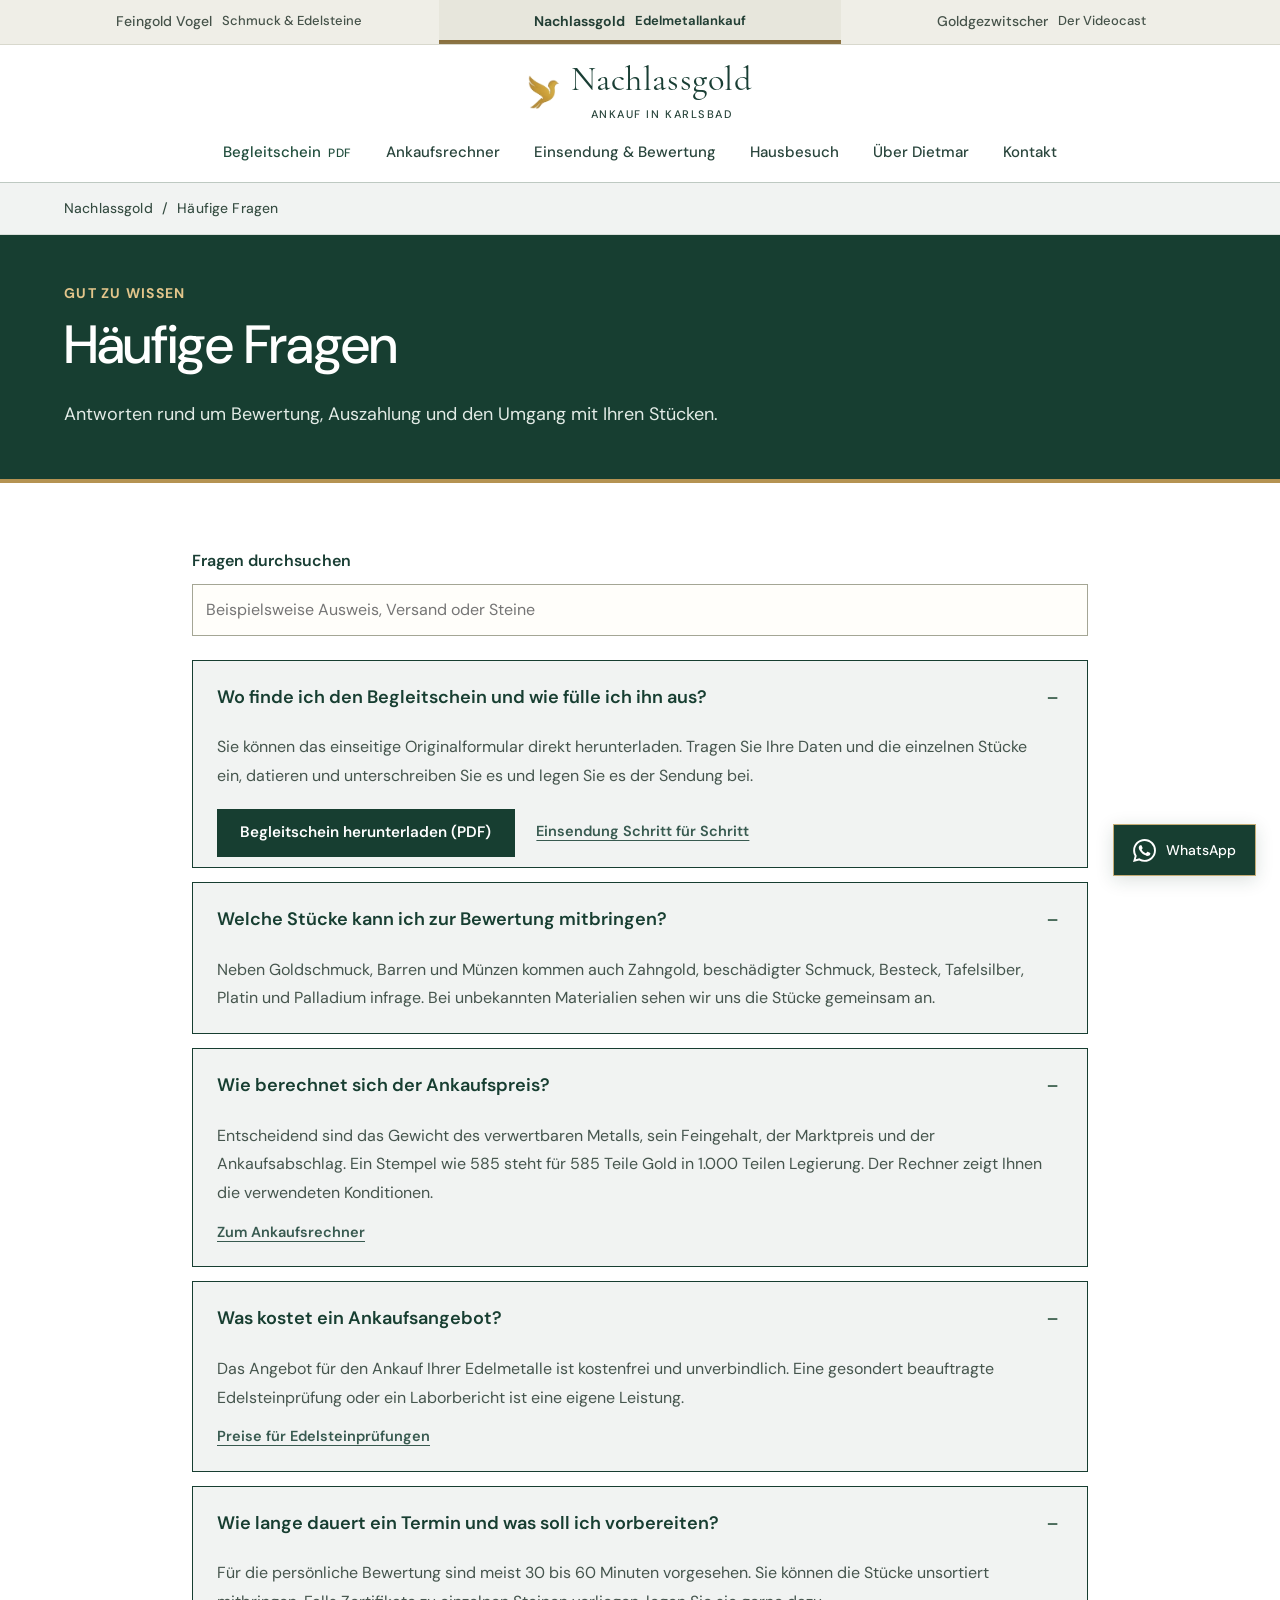
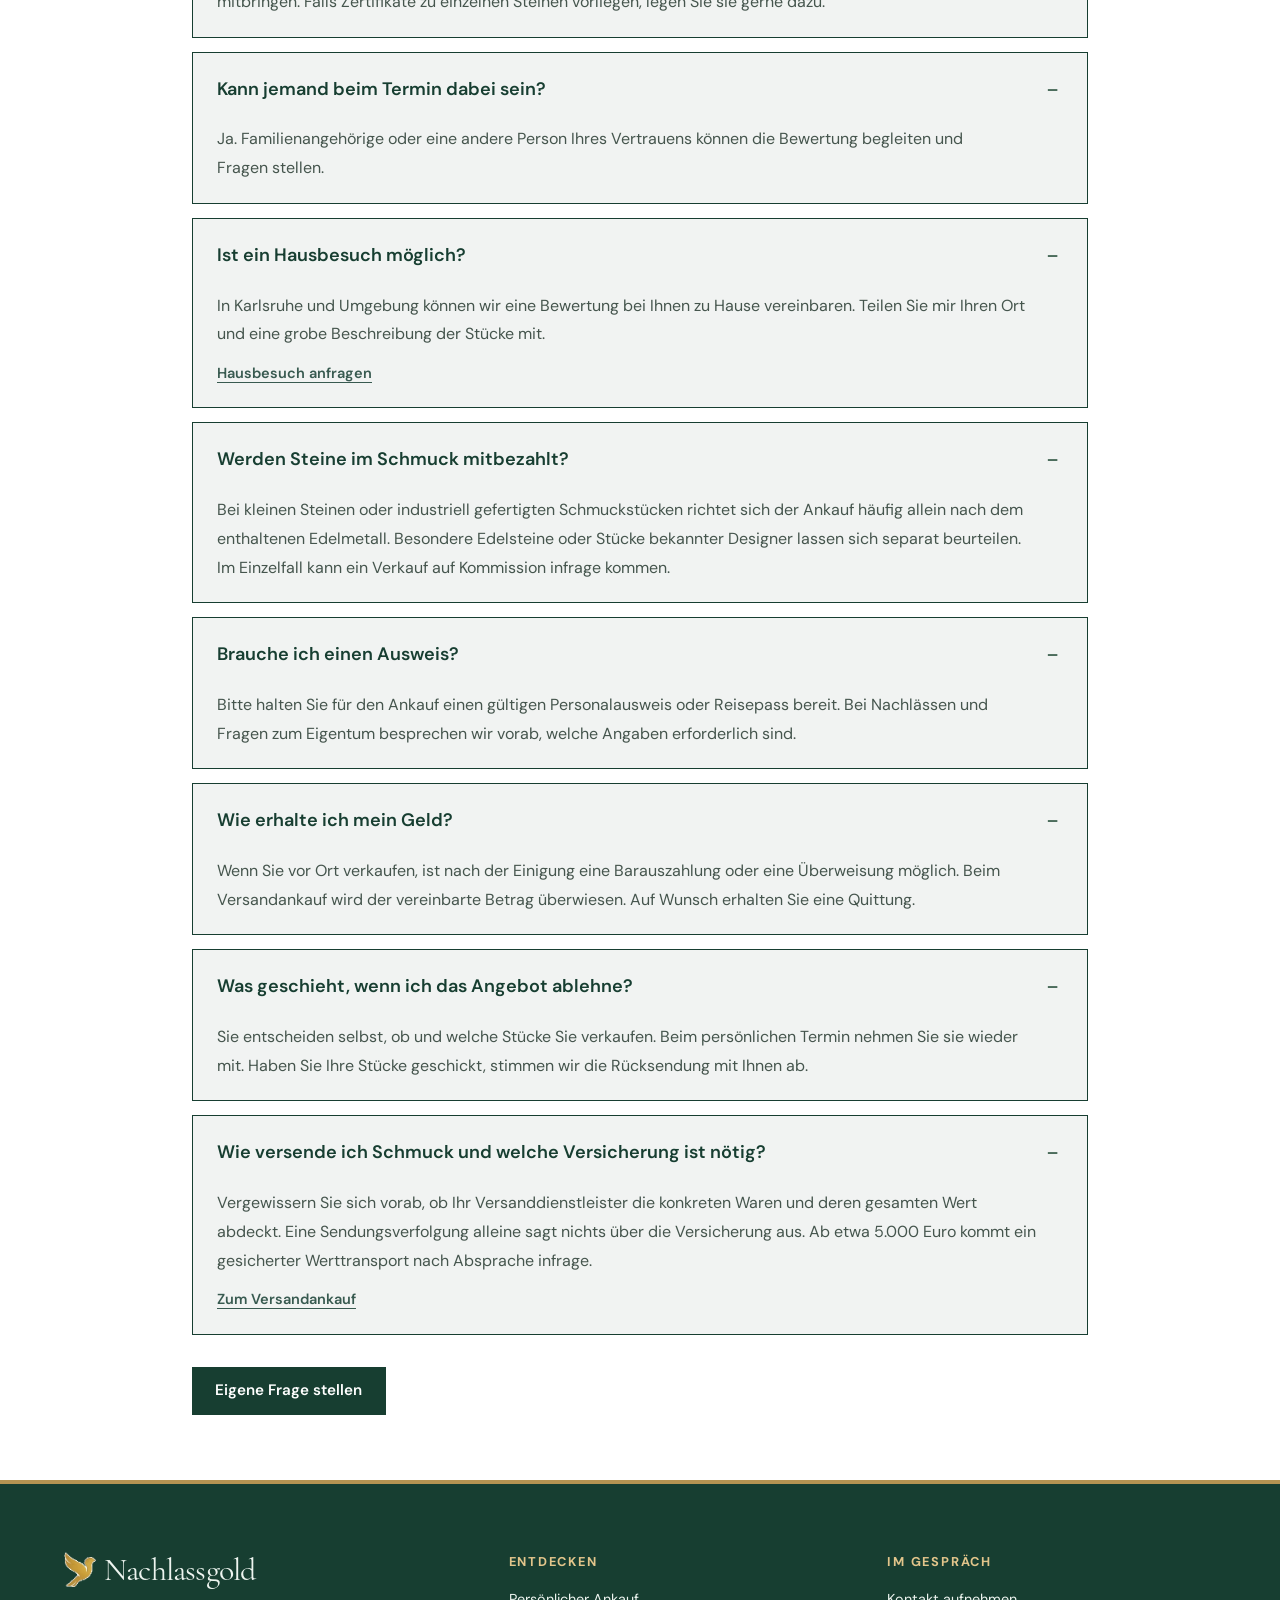
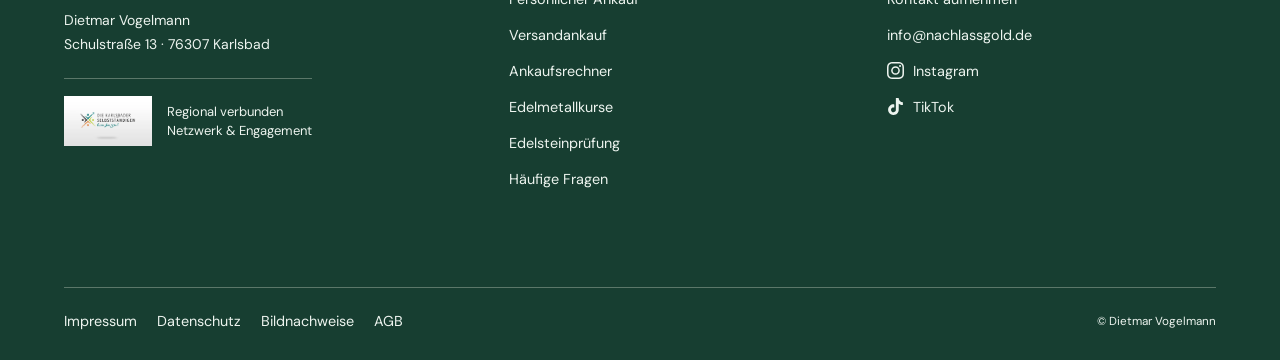
<file: fragen.html>
<!doctype html>
<html lang="de"><head>
<meta charset="utf-8"><meta name="viewport" content="width=device-width,initial-scale=1">
<meta name="robots" content="noindex,nofollow"><meta name="referrer" content="no-referrer">
<meta http-equiv="x-dns-prefetch-control" content="off"><meta name="theme-color" content="#f8f6f1">
<meta http-equiv="Content-Security-Policy" content="default-src 'none'; media-src 'self'; img-src 'self'; style-src 'self'; script-src 'self'; connect-src 'self'; font-src 'self'; object-src 'none'; base-uri 'none'; form-action 'none'">
<title>Häufige Fragen · Nachlassgold</title><meta name="description" content="Antworten rund um Bewertung, Auszahlung und den Umgang mit Ihren Stücken.">
<link rel="stylesheet" href="assets/design.css"><link rel="stylesheet" href="assets/interaktion.css"><script src="assets/interaktion.js" defer></script>
<meta name="atelier-edition" content="atelier-v22">
<link rel="stylesheet" href="assets/haus-v3.css"><script src="assets/haus-v3.js?v=8" defer></script>
<link rel="icon" type="image/webp" href="assets/haus-vogel.webp">
<link rel="stylesheet" href="assets/journal-v4.css">
<link rel="stylesheet" href="assets/nachlass-v4.css">



<link rel="stylesheet" href="assets/hauslicht.css">
<link rel="stylesheet" href="assets/nachlass-v7.css?v=8">

<link rel="stylesheet" href="assets/family-v10.css?v=10"><link rel="stylesheet" href="assets/identity-v10.css?v=12"><script src="assets/experience-v10.js?v=10" defer></script>
<link rel="stylesheet" href="assets/refinement-v13.css?v=13">
<link rel="stylesheet" href="assets/refinement-v16.css?v=16">
<link rel="stylesheet" href="assets/header-v19.css?v=19">
<link rel="stylesheet" href="assets/contact-v20.css?v=20">
<link rel="stylesheet" href="assets/details-v21.css?v=21">
<link rel="stylesheet" href="assets/refinement-v22.css?v=22">
<link rel="stylesheet" href="assets/contrast-v27.css?v=27">
</head><body class="nachlass page-fragen journal-v4 hauslicht identity-v10 edition22 contrast-v27">
<a class="skip" href="#inhalt">Zum Inhalt</a>
<header class="dv-head" data-dv-header="nachlassgold"><div class="dv-brandbar"><nav class="dv-worlds" aria-label="Die drei Marken von Dietmar Vogelmann"><a href="https://feingold-vogel.rateriser.tech/"><span>Feingold Vogel</span><small>Schmuck &amp; Edelsteine</small></a><a href="index.html" class="dv-active" aria-current="true"><span>Nachlassgold</span><small>Edelmetallankauf</small></a><a href="https://goldgezwitscher.rateriser.tech/"><span>Goldgezwitscher</span><small>Der Videocast</small></a></nav></div><div class="dv-core dv-inner"><a class="dv-logo" href="index.html" aria-label="Nachlassgold, zur Startseite"><img src="assets/haus-vogel.webp" width="77" height="85" alt=""><span><strong>Nachlassgold</strong><small>Ankauf in Karlsbad</small></span></a>
    <button class="dv-menu" type="button" aria-controls="dv-navigation" aria-expanded="false"><i aria-hidden="true"></i>Menü</button><nav class="dv-links" id="dv-navigation" aria-label="Hauptnavigation"><a href="downloads/versandbegleitschein.pdf" download aria-label="Begleitschein herunterladen (PDF)" class="dv-document">Begleitschein<span class="dv-pdf-label">PDF</span></a><a href="ankaufsrechner.html">Ankaufsrechner</a><a href="versandankauf.html">Einsendung &amp; Bewertung</a><a href="persoenlicher-ankauf.html#hausbesuch">Hausbesuch</a><a href="ueber-mich.html">Über Dietmar</a><a href="kontakt.html" class="dv-contact">Kontakt</a></nav></div></header>
<main id="inhalt"><div class="crumbbar"><nav class="crumbs" aria-label="Brotkrumen"><a href="index.html">Nachlassgold</a><span aria-hidden="true">/</span><span aria-current="page">Häufige Fragen</span></nav></div>
<section class="page-intro"><div class="wrap">
  <p class="eyebrow">Gut zu wissen</p>
  <h1>Häufige Fragen</h1>
  <p class="lead">Antworten rund um Bewertung, Auszahlung und den Umgang mit Ihren Stücken.</p>
</div></section>
<section class="section wrap editorial" data-faq-list>
  <div class="faq-search" data-faq-search hidden>
    <label for="faq-suche">Fragen durchsuchen</label>
    <input id="faq-suche" type="search" placeholder="Beispielsweise Ausweis, Versand oder Steine">
    <p role="status" class="note" data-faq-status></p>
  </div>
  <div class="faq-list"><details class="faq" open><summary>Wo finde ich den Begleitschein und wie fülle ich ihn aus?</summary><p>Sie können das einseitige Originalformular direkt herunterladen. Tragen Sie Ihre Daten und die einzelnen Stücke ein, datieren und unterschreiben Sie es und legen Sie es der Sendung bei.</p><div class="actions"><a class="button" href="downloads/versandbegleitschein.pdf" download>Begleitschein herunterladen (PDF)</a><a class="textlink" href="versandankauf.html#ablauf">Einsendung Schritt für Schritt</a></div></details>
    <details class="faq" open><summary>Welche Stücke kann ich zur Bewertung mitbringen?</summary><p>Neben Goldschmuck, Barren und Münzen kommen auch Zahngold, beschädigter Schmuck, Besteck, Tafelsilber, Platin und Palladium infrage. Bei unbekannten Materialien sehen wir uns die Stücke gemeinsam an.</p></details>
    <details class="faq" open><summary>Wie berechnet sich der Ankaufspreis?</summary><p>Entscheidend sind das Gewicht des verwertbaren Metalls, sein Feingehalt, der Marktpreis und der Ankaufsabschlag. Ein Stempel wie 585 steht für 585 Teile Gold in 1.000 Teilen Legierung. Der Rechner zeigt Ihnen die verwendeten Konditionen.</p><p><a class="textlink" href="ankaufsrechner.html">Zum Ankaufsrechner</a></p></details>
    <details class="faq" open><summary>Was kostet ein Ankaufsangebot?</summary><p>Das Angebot für den Ankauf Ihrer Edelmetalle ist kostenfrei und unverbindlich. Eine gesondert beauftragte Edelsteinprüfung oder ein Laborbericht ist eine eigene Leistung.</p><p><a class="textlink" href="edelsteine.html">Preise für Edelsteinprüfungen</a></p></details>
    <details class="faq" open><summary>Wie lange dauert ein Termin und was soll ich vorbereiten?</summary><p>Für die persönliche Bewertung sind meist 30 bis 60 Minuten vorgesehen. Sie können die Stücke unsortiert mitbringen. Falls Zertifikate zu einzelnen Steinen vorliegen, legen Sie sie gerne dazu.</p></details>
    <details class="faq" open><summary>Kann jemand beim Termin dabei sein?</summary><p>Ja. Familienangehörige oder eine andere Person Ihres Vertrauens können die Bewertung begleiten und Fragen stellen.</p></details>
    <details class="faq" open><summary>Ist ein Hausbesuch möglich?</summary><p>In Karlsruhe und Umgebung können wir eine Bewertung bei Ihnen zu Hause vereinbaren. Teilen Sie mir Ihren Ort und eine grobe Beschreibung der Stücke mit.</p><p><a class="textlink" href="kontakt.html?thema=Hausbesuch">Hausbesuch anfragen</a></p></details>
    <details class="faq" open><summary>Werden Steine im Schmuck mitbezahlt?</summary><p>Bei kleinen Steinen oder industriell gefertigten Schmuckstücken richtet sich der Ankauf häufig allein nach dem enthaltenen Edelmetall. Besondere Edelsteine oder Stücke bekannter Designer lassen sich separat beurteilen. Im Einzelfall kann ein Verkauf auf Kommission infrage kommen.</p></details>
    <details class="faq" open><summary>Brauche ich einen Ausweis?</summary><p>Bitte halten Sie für den Ankauf einen gültigen Personalausweis oder Reisepass bereit. Bei Nachlässen und Fragen zum Eigentum besprechen wir vorab, welche Angaben erforderlich sind.</p></details>
    <details class="faq" open><summary>Wie erhalte ich mein Geld?</summary><p>Wenn Sie vor Ort verkaufen, ist nach der Einigung eine Barauszahlung oder eine Überweisung möglich. Beim Versandankauf wird der vereinbarte Betrag überwiesen. Auf Wunsch erhalten Sie eine Quittung.</p></details>
    <details class="faq" open><summary>Was geschieht, wenn ich das Angebot ablehne?</summary><p>Sie entscheiden selbst, ob und welche Stücke Sie verkaufen. Beim persönlichen Termin nehmen Sie sie wieder mit. Haben Sie Ihre Stücke geschickt, stimmen wir die Rücksendung mit Ihnen ab.</p></details>
    <details class="faq" open><summary>Wie versende ich Schmuck und welche Versicherung ist nötig?</summary><p>Vergewissern Sie sich vorab, ob Ihr Versanddienstleister die konkreten Waren und deren gesamten Wert abdeckt. Eine Sendungsverfolgung alleine sagt nichts über die Versicherung aus. Ab etwa 5.000 Euro kommt ein gesicherter Werttransport nach Absprache infrage.</p><p><a class="textlink" href="versandankauf.html">Zum Versandankauf</a></p></details>
  </div>
  <div class="actions"><a class="button" href="kontakt.html">Eigene Frage stellen</a></div>
</section>

</main>
<footer class="site-footer"><div class="foot-inner">
<div class="foot-cols"><div><a class="foot-brand" href="index.html"><img src="assets/haus-vogel.webp" width="77" height="85" alt="">Nachlassgold</a><p class="foot-title">Dietmar Vogelmann<br>Schulstraße 13 · 76307 Karlsbad</p><a class="ng20-footer-network" href="index.html#regional"><img src="assets/karlsbader-v20-480.webp" width="480" height="270" alt="Die Karlsbader Selbstständigen" loading="lazy" decoding="async"><span>Regional verbunden<br>Netzwerk &amp; Engagement</span></a></div><div><p class="foot-heading">Entdecken</p><nav class="foot-links" aria-label="Themen"><a href="persoenlicher-ankauf.html">Persönlicher Ankauf</a><a href="versandankauf.html">Versandankauf</a><a href="ankaufsrechner.html">Ankaufsrechner</a><a href="edelmetallkurse.html">Edelmetallkurse</a><a href="edelsteine.html">Edelsteinprüfung</a><a href="fragen.html" aria-current="page">Häufige Fragen</a></nav></div>
<div><p class="foot-heading">Im Gespräch</p><nav class="foot-links" aria-label="Kontakt und soziale Medien"><a href="kontakt.html">Kontakt aufnehmen</a><a href="mailto:info@nachlassgold.de">info@nachlassgold.de</a><a href="https://www.instagram.com/feingold_vogel/" rel="external noreferrer noopener"><svg class="v16-social-icon" viewBox="0 0 24 24" width="20" height="20" fill="currentColor" aria-hidden="true" focusable="false"><path d="M7.0301.084c-1.2768.0602-2.1487.264-2.911.5634-.7888.3075-1.4575.72-2.1228 1.3877-.6652.6677-1.075 1.3368-1.3802 2.127-.2954.7638-.4956 1.6365-.552 2.914-.0564 1.2775-.0689 1.6882-.0626 4.947.0062 3.2586.0206 3.6671.0825 4.9473.061 1.2765.264 2.1482.5635 2.9107.308.7889.72 1.4573 1.388 2.1228.6679.6655 1.3365 1.0743 2.1285 1.38.7632.295 1.6361.4961 2.9134.552 1.2773.056 1.6884.069 4.9462.0627 3.2578-.0062 3.668-.0207 4.9478-.0814 1.28-.0607 2.147-.2652 2.9098-.5633.7889-.3086 1.4578-.72 2.1228-1.3881.665-.6682 1.0745-1.3378 1.3795-2.1284.2957-.7632.4966-1.636.552-2.9124.056-1.2809.0692-1.6898.063-4.948-.0063-3.2583-.021-3.6668-.0817-4.9465-.0607-1.2797-.264-2.1487-.5633-2.9117-.3084-.7889-.72-1.4568-1.3876-2.1228C21.2982 1.33 20.628.9208 19.8378.6165 19.074.321 18.2017.1197 16.9244.0645 15.6471.0093 15.236-.005 11.977.0014 8.718.0076 8.31.0215 7.0301.0839m.1402 21.6932c-1.17-.0509-1.8053-.2453-2.2287-.408-.5606-.216-.96-.4771-1.3819-.895-.422-.4178-.6811-.8186-.9-1.378-.1644-.4234-.3624-1.058-.4171-2.228-.0595-1.2645-.072-1.6442-.079-4.848-.007-3.2037.0053-3.583.0607-4.848.05-1.169.2456-1.805.408-2.2282.216-.5613.4762-.96.895-1.3816.4188-.4217.8184-.6814 1.3783-.9003.423-.1651 1.0575-.3614 2.227-.4171 1.2655-.06 1.6447-.072 4.848-.079 3.2033-.007 3.5835.005 4.8495.0608 1.169.0508 1.8053.2445 2.228.408.5608.216.96.4754 1.3816.895.4217.4194.6816.8176.9005 1.3787.1653.4217.3617 1.056.4169 2.2263.0602 1.2655.0739 1.645.0796 4.848.0058 3.203-.0055 3.5834-.061 4.848-.051 1.17-.245 1.8055-.408 2.2294-.216.5604-.4763.96-.8954 1.3814-.419.4215-.8181.6811-1.3783.9-.4224.1649-1.0577.3617-2.2262.4174-1.2656.0595-1.6448.072-4.8493.079-3.2045.007-3.5825-.006-4.848-.0608M16.953 5.5864A1.44 1.44 0 1 0 18.39 4.144a1.44 1.44 0 0 0-1.437 1.4424M5.8385 12.012c.0067 3.4032 2.7706 6.1557 6.173 6.1493 3.4026-.0065 6.157-2.7701 6.1506-6.1733-.0065-3.4032-2.771-6.1565-6.174-6.1498-3.403.0067-6.156 2.771-6.1496 6.1738M8 12.0077a4 4 0 1 1 4.008 3.9921A3.9996 3.9996 0 0 1 8 12.0077"/></svg>Instagram</a><a href="https://www.tiktok.com/@feingold.vogel" rel="external noreferrer noopener"><svg class="v16-social-icon" viewBox="0 0 24 24" width="20" height="20" fill="currentColor" aria-hidden="true" focusable="false"><path d="M12.525.02c1.31-.02 2.61-.01 3.91-.02.08 1.53.63 3.09 1.75 4.17 1.12 1.11 2.7 1.62 4.24 1.79v4.03c-1.44-.05-2.89-.35-4.2-.97-.57-.26-1.1-.59-1.62-.93-.01 2.92.01 5.84-.02 8.75-.08 1.4-.54 2.79-1.35 3.94-1.31 1.92-3.58 3.17-5.91 3.21-1.43.08-2.86-.31-4.08-1.03-2.02-1.19-3.44-3.37-3.65-5.71-.02-.5-.03-1-.01-1.49.18-1.9 1.12-3.72 2.58-4.96 1.66-1.44 3.98-2.13 6.15-1.72.02 1.48-.04 2.96-.04 4.44-.99-.32-2.15-.23-3.02.37-.63.41-1.11 1.04-1.36 1.75-.21.51-.15 1.07-.14 1.61.24 1.64 1.82 3.02 3.5 2.87 1.12-.01 2.19-.66 2.77-1.61.19-.33.4-.67.41-1.06.1-1.79.06-3.57.07-5.36.01-4.03-.01-8.05.02-12.07z"/></svg>TikTok</a></nav></div></div>
<div class="foot-base"><nav aria-label="Rechtliches"><a href="impressum.html">Impressum</a><a href="datenschutz.html">Datenschutz</a><a href="bildnachweise.html">Bildnachweise</a><a href="agb.html">AGB</a></nav><small>© Dietmar Vogelmann</small></div></div></footer>
<nav class="ng-mobile-actions" aria-label="Schnell zum Goldankauf"><a href="ankaufsrechner.html#rechner">Rechner</a><a href="downloads/versandbegleitschein.pdf" download aria-label="Begleitschein herunterladen (PDF)">Begleitschein</a><a class="ng20-mobile-wa" href="https://wa.me/4915207034434" target="_blank" rel="noopener noreferrer" aria-label="Dietmar auf WhatsApp kontaktieren"><svg class="ng20-wa-icon" viewBox="0 0 24 24" width="24" height="24" fill="currentColor" aria-hidden="true" focusable="false"><path d="M17.472 14.382c-.297-.149-1.758-.867-2.03-.967-.273-.099-.471-.148-.67.15-.197.297-.767.966-.94 1.164-.173.199-.347.223-.644.075-.297-.15-1.255-.463-2.39-1.475-.883-.788-1.48-1.761-1.653-2.059-.173-.297-.018-.458.13-.606.134-.133.298-.347.446-.52.149-.174.198-.298.298-.497.099-.198.05-.371-.025-.52-.075-.149-.669-1.612-.916-2.207-.242-.579-.487-.5-.669-.51-.173-.008-.371-.01-.57-.01-.198 0-.52.074-.792.372-.272.297-1.04 1.016-1.04 2.479 0 1.462 1.065 2.875 1.213 3.074.149.198 2.096 3.2 5.077 4.487.709.306 1.262.489 1.694.625.712.227 1.36.195 1.871.118.571-.085 1.758-.719 2.006-1.413.248-.694.248-1.289.173-1.413-.074-.124-.272-.198-.57-.347m-5.421 7.403h-.004a9.87 9.87 0 01-5.031-1.378l-.361-.214-3.741.982.998-3.648-.235-.374a9.86 9.86 0 01-1.51-5.26c.001-5.45 4.436-9.884 9.888-9.884 2.64 0 5.122 1.03 6.988 2.898a9.825 9.825 0 012.893 6.994c-.003 5.45-4.437 9.884-9.885 9.884m8.413-18.297A11.815 11.815 0 0012.05 0C5.495 0 .16 5.335.157 11.892c0 2.096.547 4.142 1.588 5.945L.057 24l6.305-1.654a11.882 11.882 0 005.683 1.448h.005c6.554 0 11.89-5.335 11.893-11.893a11.821 11.821 0 00-3.48-8.413Z"/></svg>WhatsApp</a></nav>
<a class="ng20-whatsapp" href="https://wa.me/4915207034434" target="_blank" rel="noopener noreferrer" aria-label="Dietmar Vogelmann auf WhatsApp kontaktieren"><svg class="ng20-wa-icon" viewBox="0 0 24 24" width="24" height="24" fill="currentColor" aria-hidden="true" focusable="false"><path d="M17.472 14.382c-.297-.149-1.758-.867-2.03-.967-.273-.099-.471-.148-.67.15-.197.297-.767.966-.94 1.164-.173.199-.347.223-.644.075-.297-.15-1.255-.463-2.39-1.475-.883-.788-1.48-1.761-1.653-2.059-.173-.297-.018-.458.13-.606.134-.133.298-.347.446-.52.149-.174.198-.298.298-.497.099-.198.05-.371-.025-.52-.075-.149-.669-1.612-.916-2.207-.242-.579-.487-.5-.669-.51-.173-.008-.371-.01-.57-.01-.198 0-.52.074-.792.372-.272.297-1.04 1.016-1.04 2.479 0 1.462 1.065 2.875 1.213 3.074.149.198 2.096 3.2 5.077 4.487.709.306 1.262.489 1.694.625.712.227 1.36.195 1.871.118.571-.085 1.758-.719 2.006-1.413.248-.694.248-1.289.173-1.413-.074-.124-.272-.198-.57-.347m-5.421 7.403h-.004a9.87 9.87 0 01-5.031-1.378l-.361-.214-3.741.982.998-3.648-.235-.374a9.86 9.86 0 01-1.51-5.26c.001-5.45 4.436-9.884 9.888-9.884 2.64 0 5.122 1.03 6.988 2.898a9.825 9.825 0 012.893 6.994c-.003 5.45-4.437 9.884-9.885 9.884m8.413-18.297A11.815 11.815 0 0012.05 0C5.495 0 .16 5.335.157 11.892c0 2.096.547 4.142 1.588 5.945L.057 24l6.305-1.654a11.882 11.882 0 005.683 1.448h.005c6.554 0 11.89-5.335 11.893-11.893a11.821 11.821 0 00-3.48-8.413Z"/></svg><span>WhatsApp</span></a>
</body></html>
</file>
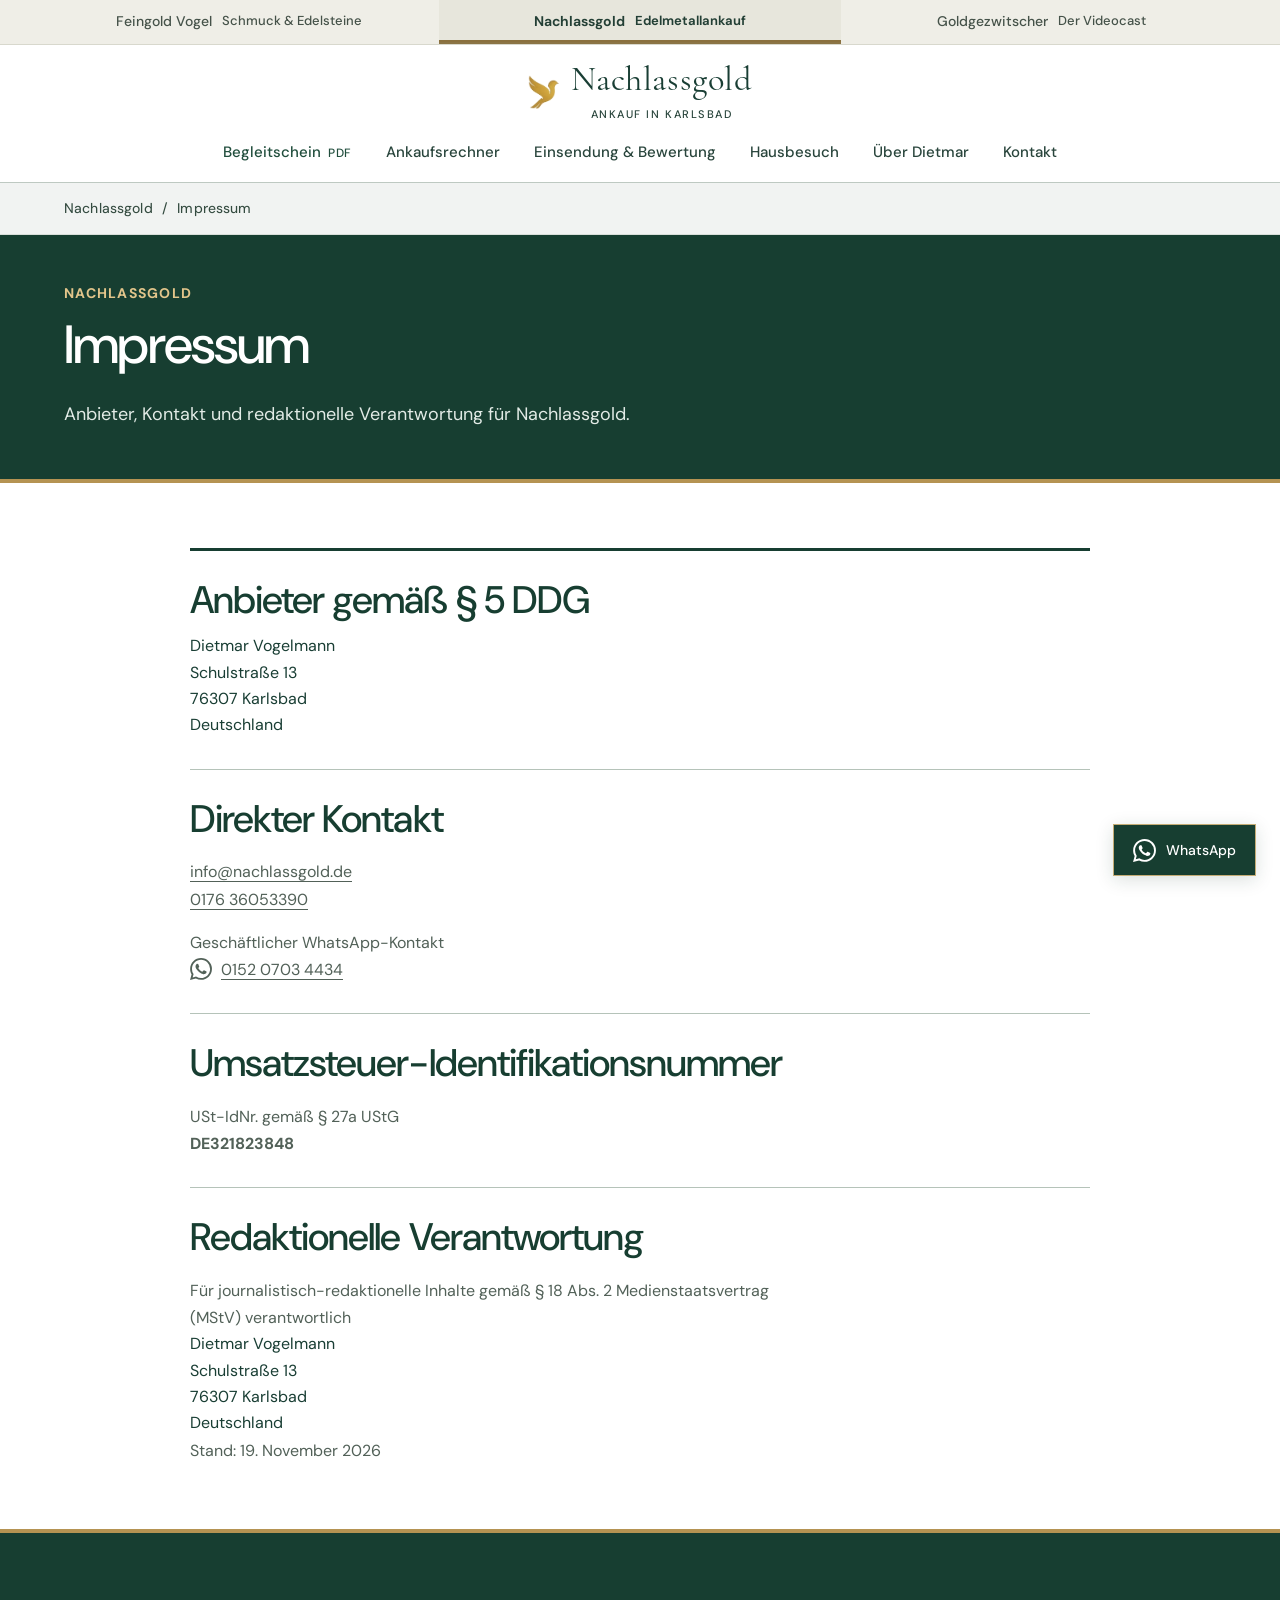
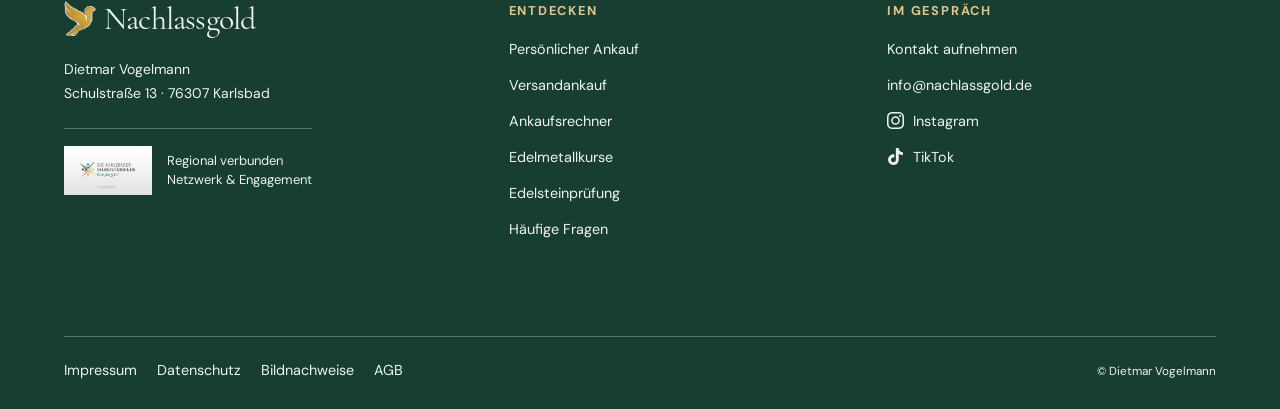
<file: impressum.html>
<!doctype html>
<html lang="de"><head>
<meta charset="utf-8"><meta name="viewport" content="width=device-width,initial-scale=1">
<meta name="robots" content="noindex,nofollow"><meta name="referrer" content="no-referrer">
<meta http-equiv="x-dns-prefetch-control" content="off"><meta name="theme-color" content="#f8f6f1">
<meta http-equiv="Content-Security-Policy" content="default-src 'none'; media-src 'self'; img-src 'self'; style-src 'self'; script-src 'self'; connect-src 'self'; font-src 'self'; object-src 'none'; base-uri 'none'; form-action 'none'">
<title>Impressum · Nachlassgold</title><meta name="description" content="Anbieter, Kontakt und redaktionelle Verantwortung für Nachlassgold.">
<link rel="stylesheet" href="assets/design.css">
<meta name="atelier-edition" content="atelier-v22">
<link rel="stylesheet" href="assets/haus-v3.css"><script src="assets/haus-v3.js?v=8" defer></script>
<link rel="icon" type="image/webp" href="assets/haus-vogel.webp">
<link rel="stylesheet" href="assets/journal-v4.css">
<link rel="stylesheet" href="assets/nachlass-v4.css">



<link rel="stylesheet" href="assets/hauslicht.css">
<link rel="stylesheet" href="assets/nachlass-v7.css?v=8">

<link rel="stylesheet" href="assets/family-v10.css?v=10"><link rel="stylesheet" href="assets/identity-v10.css?v=12"><script src="assets/experience-v10.js?v=10" defer></script>
<link rel="stylesheet" href="assets/refinement-v13.css?v=13">
<link rel="stylesheet" href="assets/refinement-v16.css?v=16">
<link rel="stylesheet" href="assets/header-v19.css?v=19">
<link rel="stylesheet" href="assets/contact-v20.css?v=20">
<link rel="stylesheet" href="assets/details-v21.css?v=21">
<link rel="stylesheet" href="assets/refinement-v22.css?v=22">
<link rel="stylesheet" href="assets/contrast-v27.css?v=27">
</head><body class="nachlass page-impressum journal-v4 hauslicht identity-v10 edition22 contrast-v27">
<a class="skip" href="#inhalt">Zum Inhalt</a>
<header class="dv-head" data-dv-header="nachlassgold"><div class="dv-brandbar"><nav class="dv-worlds" aria-label="Die drei Marken von Dietmar Vogelmann"><a href="https://feingold-vogel.rateriser.tech/"><span>Feingold Vogel</span><small>Schmuck &amp; Edelsteine</small></a><a href="index.html" class="dv-active" aria-current="true"><span>Nachlassgold</span><small>Edelmetallankauf</small></a><a href="https://goldgezwitscher.rateriser.tech/"><span>Goldgezwitscher</span><small>Der Videocast</small></a></nav></div><div class="dv-core dv-inner"><a class="dv-logo" href="index.html" aria-label="Nachlassgold, zur Startseite"><img src="assets/haus-vogel.webp" width="77" height="85" alt=""><span><strong>Nachlassgold</strong><small>Ankauf in Karlsbad</small></span></a>
    <button class="dv-menu" type="button" aria-controls="dv-navigation" aria-expanded="false"><i aria-hidden="true"></i>Menü</button><nav class="dv-links" id="dv-navigation" aria-label="Hauptnavigation"><a href="downloads/versandbegleitschein.pdf" download aria-label="Begleitschein herunterladen (PDF)" class="dv-document">Begleitschein<span class="dv-pdf-label">PDF</span></a><a href="ankaufsrechner.html">Ankaufsrechner</a><a href="versandankauf.html">Einsendung &amp; Bewertung</a><a href="persoenlicher-ankauf.html#hausbesuch">Hausbesuch</a><a href="ueber-mich.html">Über Dietmar</a><a href="kontakt.html" class="dv-contact">Kontakt</a></nav></div></header>
<main id="inhalt"><div class="crumbbar"><nav class="crumbs" aria-label="Brotkrumen"><a href="index.html">Nachlassgold</a><span aria-hidden="true">/</span><span aria-current="page">Impressum</span></nav></div>
<section class="page-intro"><div class="wrap"><p class="eyebrow">Nachlassgold</p><h1>Impressum</h1><p class="lead">Anbieter, Kontakt und redaktionelle Verantwortung für Nachlassgold.</p></div></section>
<div class="section wrap editorial">
<section id="anbieter"><h2>Anbieter gemäß § 5 DDG</h2>
<address>Dietmar Vogelmann<br>Schulstraße 13<br>76307 Karlsbad<br>Deutschland</address>
</section>
<section id="kontakt"><h2>Direkter Kontakt</h2>
<p><a href="mailto:info@nachlassgold.de">info@nachlassgold.de</a><br><a href="tel:+4917636053390">0176 36053390</a></p><p>Geschäftlicher WhatsApp-Kontakt<br><a href="https://wa.me/4915207034434" rel="external noreferrer noopener"><svg class="v21-whatsapp-icon" viewBox="0 0 24 24" width="24" height="24" fill="currentColor" aria-hidden="true" focusable="false"><path d="M17.472 14.382c-.297-.149-1.758-.867-2.03-.967-.273-.099-.471-.148-.67.15-.197.297-.767.966-.94 1.164-.173.199-.347.223-.644.075-.297-.15-1.255-.463-2.39-1.475-.883-.788-1.48-1.761-1.653-2.059-.173-.297-.018-.458.13-.606.134-.133.298-.347.446-.52.149-.174.198-.298.298-.497.099-.198.05-.371-.025-.52-.075-.149-.669-1.612-.916-2.207-.242-.579-.487-.5-.669-.51-.173-.008-.371-.01-.57-.01-.198 0-.52.074-.792.372-.272.297-1.04 1.016-1.04 2.479 0 1.462 1.065 2.875 1.213 3.074.149.198 2.096 3.2 5.077 4.487.709.306 1.262.489 1.694.625.712.227 1.36.195 1.871.118.571-.085 1.758-.719 2.006-1.413.248-.694.248-1.289.173-1.413-.074-.124-.272-.198-.57-.347m-5.421 7.403h-.004a9.87 9.87 0 01-5.031-1.378l-.361-.214-3.741.982.998-3.648-.235-.374a9.86 9.86 0 01-1.51-5.26c.001-5.45 4.436-9.884 9.888-9.884 2.64 0 5.122 1.03 6.988 2.898a9.825 9.825 0 012.893 6.994c-.003 5.45-4.437 9.884-9.885 9.884m8.413-18.297A11.815 11.815 0 0012.05 0C5.495 0 .16 5.335.157 11.892c0 2.096.547 4.142 1.588 5.945L.057 24l6.305-1.654a11.882 11.882 0 005.683 1.448h.005c6.554 0 11.89-5.335 11.893-11.893a11.821 11.821 0 00-3.48-8.413Z"/></svg>0152 0703 4434</a></p>
</section>
<section id="umsatzsteuer"><h2>Umsatzsteuer-Identifikationsnummer</h2>
<p>USt-IdNr. gemäß § 27a UStG<br><strong>DE321823848</strong></p>
</section>
<section id="redaktion"><h2>Redaktionelle Verantwortung</h2>
<p>Für journalistisch-redaktionelle Inhalte gemäß § 18 Abs. 2 Medienstaatsvertrag (MStV) verantwortlich</p><address>Dietmar Vogelmann<br>Schulstraße 13<br>76307 Karlsbad<br>Deutschland</address>
</section>
<p class="note">Stand: <time datetime="2026-11-19">19. November 2026</time></p></div>

</main>
<footer class="site-footer"><div class="foot-inner">
<div class="foot-cols"><div><a class="foot-brand" href="index.html"><img src="assets/haus-vogel.webp" width="77" height="85" alt="">Nachlassgold</a><p class="foot-title">Dietmar Vogelmann<br>Schulstraße 13 · 76307 Karlsbad</p><a class="ng20-footer-network" href="index.html#regional"><img src="assets/karlsbader-v20-480.webp" width="480" height="270" alt="Die Karlsbader Selbstständigen" loading="lazy" decoding="async"><span>Regional verbunden<br>Netzwerk &amp; Engagement</span></a></div><div><p class="foot-heading">Entdecken</p><nav class="foot-links" aria-label="Themen"><a href="persoenlicher-ankauf.html">Persönlicher Ankauf</a><a href="versandankauf.html">Versandankauf</a><a href="ankaufsrechner.html">Ankaufsrechner</a><a href="edelmetallkurse.html">Edelmetallkurse</a><a href="edelsteine.html">Edelsteinprüfung</a><a href="fragen.html">Häufige Fragen</a></nav></div>
<div><p class="foot-heading">Im Gespräch</p><nav class="foot-links" aria-label="Kontakt und soziale Medien"><a href="kontakt.html">Kontakt aufnehmen</a><a href="mailto:info@nachlassgold.de">info@nachlassgold.de</a><a href="https://www.instagram.com/feingold_vogel/" rel="external noreferrer noopener"><svg class="v16-social-icon" viewBox="0 0 24 24" width="20" height="20" fill="currentColor" aria-hidden="true" focusable="false"><path d="M7.0301.084c-1.2768.0602-2.1487.264-2.911.5634-.7888.3075-1.4575.72-2.1228 1.3877-.6652.6677-1.075 1.3368-1.3802 2.127-.2954.7638-.4956 1.6365-.552 2.914-.0564 1.2775-.0689 1.6882-.0626 4.947.0062 3.2586.0206 3.6671.0825 4.9473.061 1.2765.264 2.1482.5635 2.9107.308.7889.72 1.4573 1.388 2.1228.6679.6655 1.3365 1.0743 2.1285 1.38.7632.295 1.6361.4961 2.9134.552 1.2773.056 1.6884.069 4.9462.0627 3.2578-.0062 3.668-.0207 4.9478-.0814 1.28-.0607 2.147-.2652 2.9098-.5633.7889-.3086 1.4578-.72 2.1228-1.3881.665-.6682 1.0745-1.3378 1.3795-2.1284.2957-.7632.4966-1.636.552-2.9124.056-1.2809.0692-1.6898.063-4.948-.0063-3.2583-.021-3.6668-.0817-4.9465-.0607-1.2797-.264-2.1487-.5633-2.9117-.3084-.7889-.72-1.4568-1.3876-2.1228C21.2982 1.33 20.628.9208 19.8378.6165 19.074.321 18.2017.1197 16.9244.0645 15.6471.0093 15.236-.005 11.977.0014 8.718.0076 8.31.0215 7.0301.0839m.1402 21.6932c-1.17-.0509-1.8053-.2453-2.2287-.408-.5606-.216-.96-.4771-1.3819-.895-.422-.4178-.6811-.8186-.9-1.378-.1644-.4234-.3624-1.058-.4171-2.228-.0595-1.2645-.072-1.6442-.079-4.848-.007-3.2037.0053-3.583.0607-4.848.05-1.169.2456-1.805.408-2.2282.216-.5613.4762-.96.895-1.3816.4188-.4217.8184-.6814 1.3783-.9003.423-.1651 1.0575-.3614 2.227-.4171 1.2655-.06 1.6447-.072 4.848-.079 3.2033-.007 3.5835.005 4.8495.0608 1.169.0508 1.8053.2445 2.228.408.5608.216.96.4754 1.3816.895.4217.4194.6816.8176.9005 1.3787.1653.4217.3617 1.056.4169 2.2263.0602 1.2655.0739 1.645.0796 4.848.0058 3.203-.0055 3.5834-.061 4.848-.051 1.17-.245 1.8055-.408 2.2294-.216.5604-.4763.96-.8954 1.3814-.419.4215-.8181.6811-1.3783.9-.4224.1649-1.0577.3617-2.2262.4174-1.2656.0595-1.6448.072-4.8493.079-3.2045.007-3.5825-.006-4.848-.0608M16.953 5.5864A1.44 1.44 0 1 0 18.39 4.144a1.44 1.44 0 0 0-1.437 1.4424M5.8385 12.012c.0067 3.4032 2.7706 6.1557 6.173 6.1493 3.4026-.0065 6.157-2.7701 6.1506-6.1733-.0065-3.4032-2.771-6.1565-6.174-6.1498-3.403.0067-6.156 2.771-6.1496 6.1738M8 12.0077a4 4 0 1 1 4.008 3.9921A3.9996 3.9996 0 0 1 8 12.0077"/></svg>Instagram</a><a href="https://www.tiktok.com/@feingold.vogel" rel="external noreferrer noopener"><svg class="v16-social-icon" viewBox="0 0 24 24" width="20" height="20" fill="currentColor" aria-hidden="true" focusable="false"><path d="M12.525.02c1.31-.02 2.61-.01 3.91-.02.08 1.53.63 3.09 1.75 4.17 1.12 1.11 2.7 1.62 4.24 1.79v4.03c-1.44-.05-2.89-.35-4.2-.97-.57-.26-1.1-.59-1.62-.93-.01 2.92.01 5.84-.02 8.75-.08 1.4-.54 2.79-1.35 3.94-1.31 1.92-3.58 3.17-5.91 3.21-1.43.08-2.86-.31-4.08-1.03-2.02-1.19-3.44-3.37-3.65-5.71-.02-.5-.03-1-.01-1.49.18-1.9 1.12-3.72 2.58-4.96 1.66-1.44 3.98-2.13 6.15-1.72.02 1.48-.04 2.96-.04 4.44-.99-.32-2.15-.23-3.02.37-.63.41-1.11 1.04-1.36 1.75-.21.51-.15 1.07-.14 1.61.24 1.64 1.82 3.02 3.5 2.87 1.12-.01 2.19-.66 2.77-1.61.19-.33.4-.67.41-1.06.1-1.79.06-3.57.07-5.36.01-4.03-.01-8.05.02-12.07z"/></svg>TikTok</a></nav></div></div>
<div class="foot-base"><nav aria-label="Rechtliches"><a href="impressum.html" aria-current="page">Impressum</a><a href="datenschutz.html">Datenschutz</a><a href="bildnachweise.html">Bildnachweise</a><a href="agb.html">AGB</a></nav><small>© Dietmar Vogelmann</small></div></div></footer>
<a class="ng20-whatsapp" href="https://wa.me/4915207034434" target="_blank" rel="noopener noreferrer" aria-label="Dietmar Vogelmann auf WhatsApp kontaktieren"><svg class="ng20-wa-icon" viewBox="0 0 24 24" width="24" height="24" fill="currentColor" aria-hidden="true" focusable="false"><path d="M17.472 14.382c-.297-.149-1.758-.867-2.03-.967-.273-.099-.471-.148-.67.15-.197.297-.767.966-.94 1.164-.173.199-.347.223-.644.075-.297-.15-1.255-.463-2.39-1.475-.883-.788-1.48-1.761-1.653-2.059-.173-.297-.018-.458.13-.606.134-.133.298-.347.446-.52.149-.174.198-.298.298-.497.099-.198.05-.371-.025-.52-.075-.149-.669-1.612-.916-2.207-.242-.579-.487-.5-.669-.51-.173-.008-.371-.01-.57-.01-.198 0-.52.074-.792.372-.272.297-1.04 1.016-1.04 2.479 0 1.462 1.065 2.875 1.213 3.074.149.198 2.096 3.2 5.077 4.487.709.306 1.262.489 1.694.625.712.227 1.36.195 1.871.118.571-.085 1.758-.719 2.006-1.413.248-.694.248-1.289.173-1.413-.074-.124-.272-.198-.57-.347m-5.421 7.403h-.004a9.87 9.87 0 01-5.031-1.378l-.361-.214-3.741.982.998-3.648-.235-.374a9.86 9.86 0 01-1.51-5.26c.001-5.45 4.436-9.884 9.888-9.884 2.64 0 5.122 1.03 6.988 2.898a9.825 9.825 0 012.893 6.994c-.003 5.45-4.437 9.884-9.885 9.884m8.413-18.297A11.815 11.815 0 0012.05 0C5.495 0 .16 5.335.157 11.892c0 2.096.547 4.142 1.588 5.945L.057 24l6.305-1.654a11.882 11.882 0 005.683 1.448h.005c6.554 0 11.89-5.335 11.893-11.893a11.821 11.821 0 00-3.48-8.413Z"/></svg><span>WhatsApp</span></a>
</body></html>
</file>
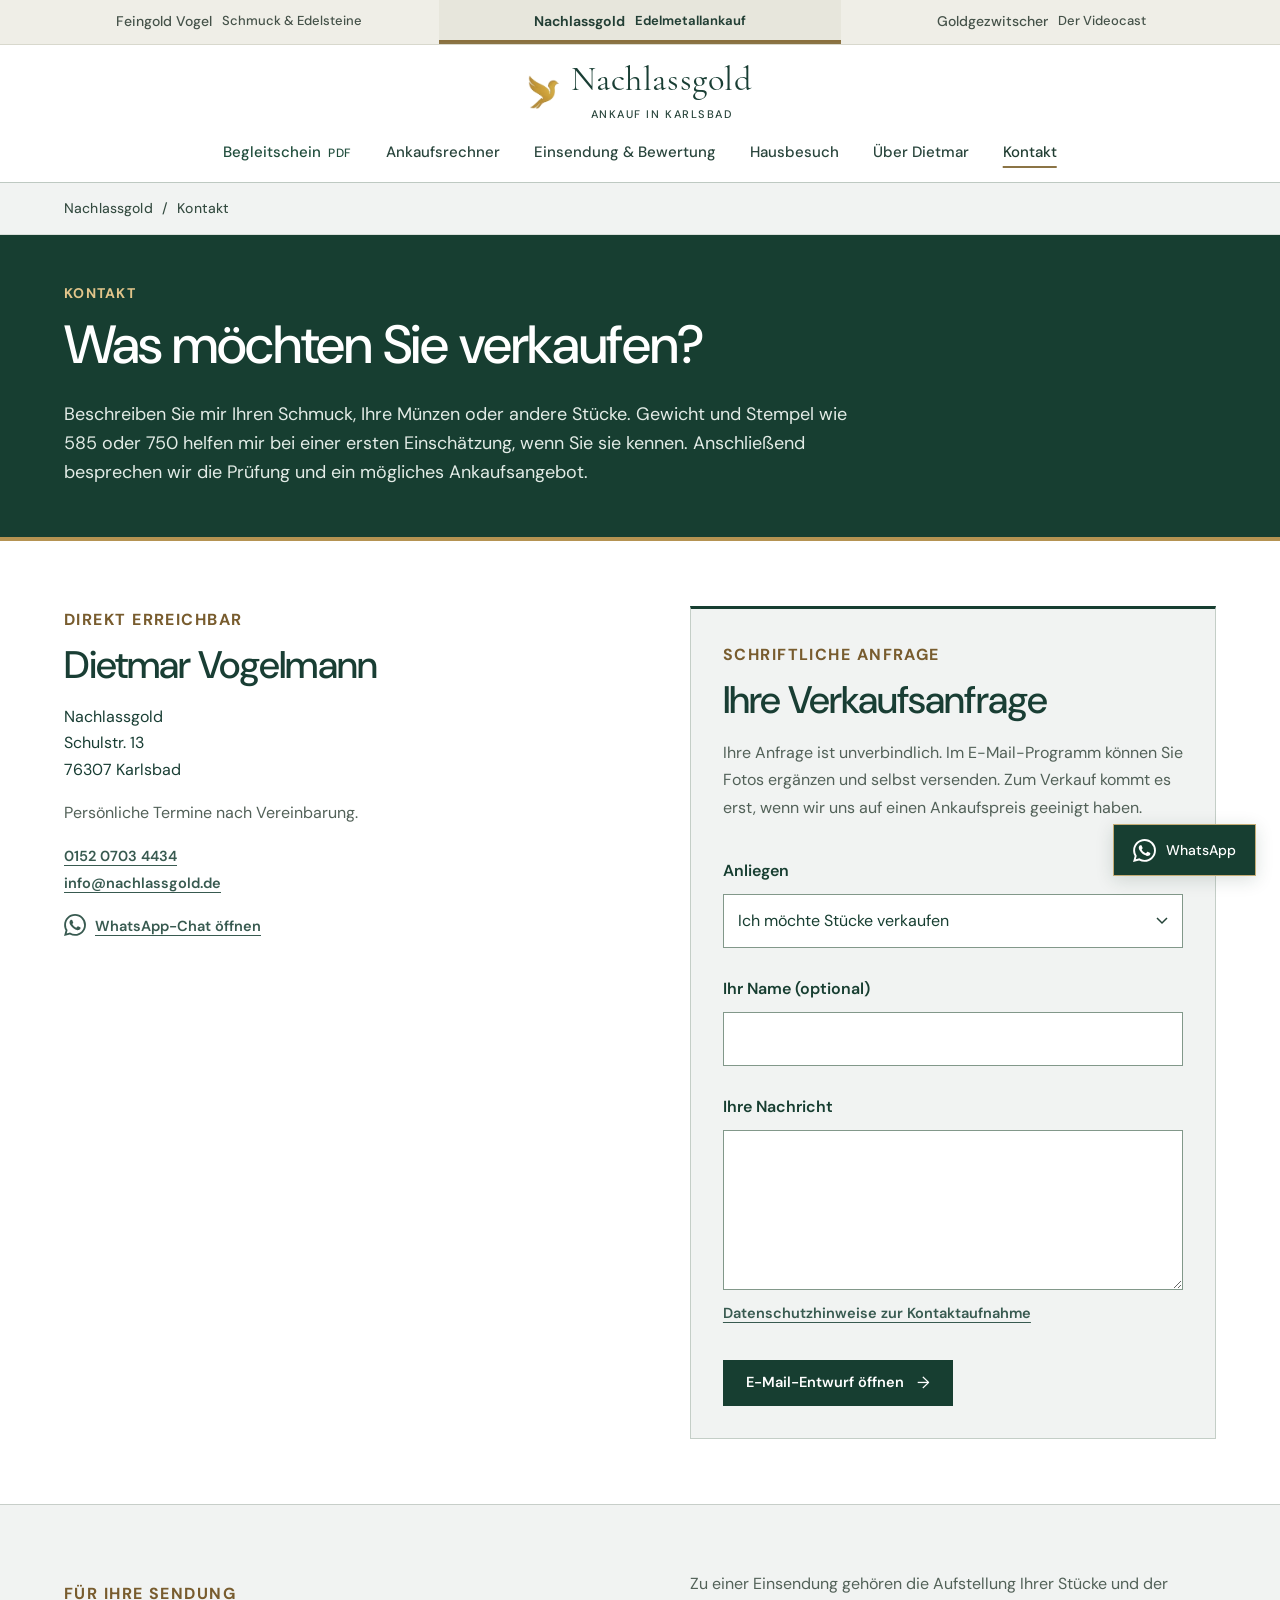
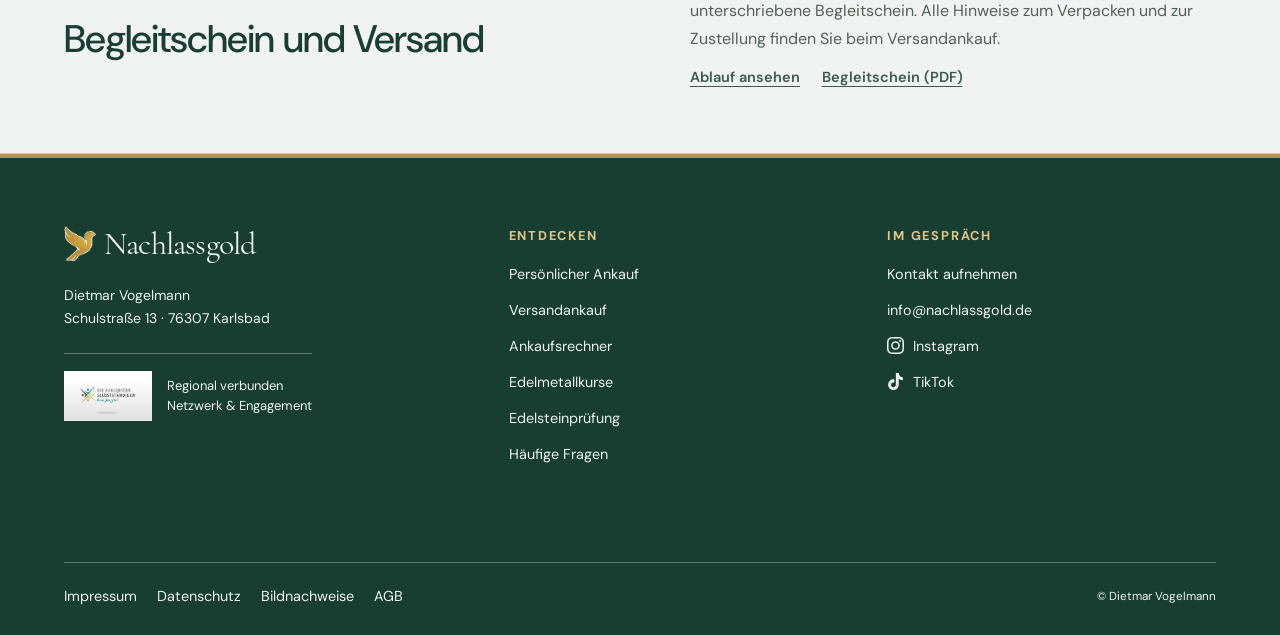
<file: kontakt.html>
<!doctype html>
<html lang="de"><head>
<meta charset="utf-8"><meta name="viewport" content="width=device-width,initial-scale=1">
<meta name="robots" content="noindex,nofollow"><meta name="referrer" content="no-referrer">
<meta http-equiv="x-dns-prefetch-control" content="off"><meta name="theme-color" content="#f8f6f1">
<meta http-equiv="Content-Security-Policy" content="default-src 'none'; media-src 'self'; img-src 'self'; style-src 'self'; script-src 'self'; connect-src 'self'; font-src 'self'; object-src 'none'; base-uri 'none'; form-action 'none'">
<title>Kontakt · Nachlassgold</title><meta name="description" content="Beschreiben Sie mir Ihren Schmuck, Ihre Münzen oder andere Stücke. Gewicht und Stempel wie 585 oder 750 helfen mir bei einer ersten Einschätzung, wenn Sie sie kennen. Anschließend besprechen wir die Prüfung und ein mögliches Ankaufsangebot.">
<link rel="stylesheet" href="assets/design.css"><link rel="stylesheet" href="assets/interaktion.css"><script src="assets/interaktion.js" defer></script>
<meta name="atelier-edition" content="atelier-v22">
<link rel="stylesheet" href="assets/haus-v3.css"><script src="assets/haus-v3.js?v=8" defer></script>
<link rel="icon" type="image/webp" href="assets/haus-vogel.webp">
<link rel="stylesheet" href="assets/journal-v4.css">
<link rel="stylesheet" href="assets/nachlass-v4.css">



<link rel="stylesheet" href="assets/hauslicht.css">
<link rel="stylesheet" href="assets/nachlass-v7.css?v=8">

<link rel="stylesheet" href="assets/family-v10.css?v=10"><link rel="stylesheet" href="assets/identity-v10.css?v=12"><script src="assets/experience-v10.js?v=10" defer></script>
<link rel="stylesheet" href="assets/refinement-v13.css?v=13">
<link rel="stylesheet" href="assets/refinement-v16.css?v=16">
<link rel="stylesheet" href="assets/header-v19.css?v=19">
<link rel="stylesheet" href="assets/contact-v20.css?v=20">
<link rel="stylesheet" href="assets/details-v21.css?v=21">
<link rel="stylesheet" href="assets/refinement-v22.css?v=22">
<link rel="stylesheet" href="assets/contrast-v27.css?v=27">
</head><body class="nachlass page-kontakt journal-v4 hauslicht identity-v10 edition22 contrast-v27">
<a class="skip" href="#inhalt">Zum Inhalt</a>
<header class="dv-head" data-dv-header="nachlassgold"><div class="dv-brandbar"><nav class="dv-worlds" aria-label="Die drei Marken von Dietmar Vogelmann"><a href="https://feingold-vogel.rateriser.tech/"><span>Feingold Vogel</span><small>Schmuck &amp; Edelsteine</small></a><a href="index.html" class="dv-active" aria-current="true"><span>Nachlassgold</span><small>Edelmetallankauf</small></a><a href="https://goldgezwitscher.rateriser.tech/"><span>Goldgezwitscher</span><small>Der Videocast</small></a></nav></div><div class="dv-core dv-inner"><a class="dv-logo" href="index.html" aria-label="Nachlassgold, zur Startseite"><img src="assets/haus-vogel.webp" width="77" height="85" alt=""><span><strong>Nachlassgold</strong><small>Ankauf in Karlsbad</small></span></a>
    <button class="dv-menu" type="button" aria-controls="dv-navigation" aria-expanded="false"><i aria-hidden="true"></i>Menü</button><nav class="dv-links" id="dv-navigation" aria-label="Hauptnavigation"><a href="downloads/versandbegleitschein.pdf" download aria-label="Begleitschein herunterladen (PDF)" class="dv-document">Begleitschein<span class="dv-pdf-label">PDF</span></a><a href="ankaufsrechner.html">Ankaufsrechner</a><a href="versandankauf.html">Einsendung &amp; Bewertung</a><a href="persoenlicher-ankauf.html#hausbesuch">Hausbesuch</a><a href="ueber-mich.html">Über Dietmar</a><a href="kontakt.html" class="dv-contact" aria-current="page">Kontakt</a></nav></div></header>
<main id="inhalt"><div class="crumbbar"><nav class="crumbs" aria-label="Brotkrumen"><a href="index.html">Nachlassgold</a><span aria-hidden="true">/</span><span aria-current="page">Kontakt</span></nav></div>
<section class="page-intro"><div class="wrap">
  <p class="eyebrow">Kontakt</p>
  <h1>Was möchten Sie verkaufen?</h1>
  <p class="lead">Beschreiben Sie mir Ihren Schmuck, Ihre Münzen oder andere Stücke. Gewicht und Stempel wie 585 oder 750 helfen mir bei einer ersten Einschätzung, wenn Sie sie kennen. Anschließend besprechen wir die Prüfung und ein mögliches Ankaufsangebot.</p>
</div></section>
<section class="section wrap split">
  <div>
    <p class="eyebrow">Direkt erreichbar</p><h2>Dietmar Vogelmann</h2>
    <address>Nachlassgold<br>Schulstr. 13<br>76307 Karlsbad</address>
    <p>Persönliche Termine nach Vereinbarung.</p>
    <p><a class="textlink" href="tel:+4915207034434">0152 0703 4434</a><br><a class="textlink" href="mailto:info@nachlassgold.de">info@nachlassgold.de</a></p>
    <a class="textlink" href="https://wa.me/4915207034434" rel="external noreferrer"><svg class="v21-whatsapp-icon" viewBox="0 0 24 24" width="24" height="24" fill="currentColor" aria-hidden="true" focusable="false"><path d="M17.472 14.382c-.297-.149-1.758-.867-2.03-.967-.273-.099-.471-.148-.67.15-.197.297-.767.966-.94 1.164-.173.199-.347.223-.644.075-.297-.15-1.255-.463-2.39-1.475-.883-.788-1.48-1.761-1.653-2.059-.173-.297-.018-.458.13-.606.134-.133.298-.347.446-.52.149-.174.198-.298.298-.497.099-.198.05-.371-.025-.52-.075-.149-.669-1.612-.916-2.207-.242-.579-.487-.5-.669-.51-.173-.008-.371-.01-.57-.01-.198 0-.52.074-.792.372-.272.297-1.04 1.016-1.04 2.479 0 1.462 1.065 2.875 1.213 3.074.149.198 2.096 3.2 5.077 4.487.709.306 1.262.489 1.694.625.712.227 1.36.195 1.871.118.571-.085 1.758-.719 2.006-1.413.248-.694.248-1.289.173-1.413-.074-.124-.272-.198-.57-.347m-5.421 7.403h-.004a9.87 9.87 0 01-5.031-1.378l-.361-.214-3.741.982.998-3.648-.235-.374a9.86 9.86 0 01-1.51-5.26c.001-5.45 4.436-9.884 9.888-9.884 2.64 0 5.122 1.03 6.988 2.898a9.825 9.825 0 012.893 6.994c-.003 5.45-4.437 9.884-9.885 9.884m8.413-18.297A11.815 11.815 0 0012.05 0C5.495 0 .16 5.335.157 11.892c0 2.096.547 4.142 1.588 5.945L.057 24l6.305-1.654a11.882 11.882 0 005.683 1.448h.005c6.554 0 11.89-5.335 11.893-11.893a11.821 11.821 0 00-3.48-8.413Z"/></svg>WhatsApp-Chat öffnen</a>
  </div>
  <div class="contact-compose" id="anfrage">
    <p class="eyebrow">Schriftliche Anfrage</p><h2>Ihre Verkaufsanfrage</h2>
    <p>Ihre Anfrage ist unverbindlich. Im E-Mail-Programm können Sie Fotos ergänzen und selbst versenden. Zum Verkauf kommt es erst, wenn wir uns auf einen Ankaufspreis geeinigt haben.</p>
    <p data-email-fallback><a class="button" href="mailto:info@nachlassgold.de?subject=Nachlassgold%20%E2%80%93%20Verkaufsanfrage">Verkaufsanfrage per E-Mail</a></p>
    <form class="inquiry-form" data-inquiry hidden>
      <label for="anfrage-thema">Anliegen</label>
      <select name="thema" id="anfrage-thema">
        <option value="Verkaufsanfrage">Ich möchte Stücke verkaufen</option><option value="Allgemeine Anfrage">Allgemeine Anfrage</option><option value="Termin">Persönlicher Termin</option><option value="Hausbesuch">Hausbesuch</option><option value="Versandankauf">Versandankauf</option><option value="Werttransport">Werttransport</option><option value="Edelsteine">Edelsteine prüfen lassen</option>
      </select>
      <label for="anfrage-name">Ihr Name (optional)</label>
      <input name="name" id="anfrage-name" autocomplete="name" maxlength="100">
      <label for="anfrage-text">Ihre Nachricht</label>
      <textarea name="nachricht" id="anfrage-text" rows="5" required maxlength="1400"></textarea>
      <p><a class="textlink" href="datenschutz.html">Datenschutzhinweise zur Kontaktaufnahme</a></p>
      <div class="actions"><button class="button" type="submit">E-Mail-Entwurf öffnen</button></div>
      <p class="note" role="status" data-inquiry-status></p>
    </form>
  </div>
</section>
<section class="band"><div class="section wrap split">
  <div><p class="eyebrow">Für Ihre Sendung</p><h2>Begleitschein und Versand</h2></div>
  <div><p>Zu einer Einsendung gehören die Aufstellung Ihrer Stücke und der unterschriebene Begleitschein. Alle Hinweise zum Verpacken und zur Zustellung finden Sie beim Versandankauf.</p>
    <div class="actions"><a class="textlink" href="versandankauf.html">Ablauf ansehen</a><a class="textlink" href="downloads/versandbegleitschein.pdf" download>Begleitschein (PDF)</a></div>
  </div>
</div></section>

</main>
<footer class="site-footer"><div class="foot-inner">
<div class="foot-cols"><div><a class="foot-brand" href="index.html"><img src="assets/haus-vogel.webp" width="77" height="85" alt="">Nachlassgold</a><p class="foot-title">Dietmar Vogelmann<br>Schulstraße 13 · 76307 Karlsbad</p><a class="ng20-footer-network" href="index.html#regional"><img src="assets/karlsbader-v20-480.webp" width="480" height="270" alt="Die Karlsbader Selbstständigen" loading="lazy" decoding="async"><span>Regional verbunden<br>Netzwerk &amp; Engagement</span></a></div><div><p class="foot-heading">Entdecken</p><nav class="foot-links" aria-label="Themen"><a href="persoenlicher-ankauf.html">Persönlicher Ankauf</a><a href="versandankauf.html">Versandankauf</a><a href="ankaufsrechner.html">Ankaufsrechner</a><a href="edelmetallkurse.html">Edelmetallkurse</a><a href="edelsteine.html">Edelsteinprüfung</a><a href="fragen.html">Häufige Fragen</a></nav></div>
<div><p class="foot-heading">Im Gespräch</p><nav class="foot-links" aria-label="Kontakt und soziale Medien"><a href="kontakt.html" aria-current="page">Kontakt aufnehmen</a><a href="mailto:info@nachlassgold.de">info@nachlassgold.de</a><a href="https://www.instagram.com/feingold_vogel/" rel="external noreferrer noopener"><svg class="v16-social-icon" viewBox="0 0 24 24" width="20" height="20" fill="currentColor" aria-hidden="true" focusable="false"><path d="M7.0301.084c-1.2768.0602-2.1487.264-2.911.5634-.7888.3075-1.4575.72-2.1228 1.3877-.6652.6677-1.075 1.3368-1.3802 2.127-.2954.7638-.4956 1.6365-.552 2.914-.0564 1.2775-.0689 1.6882-.0626 4.947.0062 3.2586.0206 3.6671.0825 4.9473.061 1.2765.264 2.1482.5635 2.9107.308.7889.72 1.4573 1.388 2.1228.6679.6655 1.3365 1.0743 2.1285 1.38.7632.295 1.6361.4961 2.9134.552 1.2773.056 1.6884.069 4.9462.0627 3.2578-.0062 3.668-.0207 4.9478-.0814 1.28-.0607 2.147-.2652 2.9098-.5633.7889-.3086 1.4578-.72 2.1228-1.3881.665-.6682 1.0745-1.3378 1.3795-2.1284.2957-.7632.4966-1.636.552-2.9124.056-1.2809.0692-1.6898.063-4.948-.0063-3.2583-.021-3.6668-.0817-4.9465-.0607-1.2797-.264-2.1487-.5633-2.9117-.3084-.7889-.72-1.4568-1.3876-2.1228C21.2982 1.33 20.628.9208 19.8378.6165 19.074.321 18.2017.1197 16.9244.0645 15.6471.0093 15.236-.005 11.977.0014 8.718.0076 8.31.0215 7.0301.0839m.1402 21.6932c-1.17-.0509-1.8053-.2453-2.2287-.408-.5606-.216-.96-.4771-1.3819-.895-.422-.4178-.6811-.8186-.9-1.378-.1644-.4234-.3624-1.058-.4171-2.228-.0595-1.2645-.072-1.6442-.079-4.848-.007-3.2037.0053-3.583.0607-4.848.05-1.169.2456-1.805.408-2.2282.216-.5613.4762-.96.895-1.3816.4188-.4217.8184-.6814 1.3783-.9003.423-.1651 1.0575-.3614 2.227-.4171 1.2655-.06 1.6447-.072 4.848-.079 3.2033-.007 3.5835.005 4.8495.0608 1.169.0508 1.8053.2445 2.228.408.5608.216.96.4754 1.3816.895.4217.4194.6816.8176.9005 1.3787.1653.4217.3617 1.056.4169 2.2263.0602 1.2655.0739 1.645.0796 4.848.0058 3.203-.0055 3.5834-.061 4.848-.051 1.17-.245 1.8055-.408 2.2294-.216.5604-.4763.96-.8954 1.3814-.419.4215-.8181.6811-1.3783.9-.4224.1649-1.0577.3617-2.2262.4174-1.2656.0595-1.6448.072-4.8493.079-3.2045.007-3.5825-.006-4.848-.0608M16.953 5.5864A1.44 1.44 0 1 0 18.39 4.144a1.44 1.44 0 0 0-1.437 1.4424M5.8385 12.012c.0067 3.4032 2.7706 6.1557 6.173 6.1493 3.4026-.0065 6.157-2.7701 6.1506-6.1733-.0065-3.4032-2.771-6.1565-6.174-6.1498-3.403.0067-6.156 2.771-6.1496 6.1738M8 12.0077a4 4 0 1 1 4.008 3.9921A3.9996 3.9996 0 0 1 8 12.0077"/></svg>Instagram</a><a href="https://www.tiktok.com/@feingold.vogel" rel="external noreferrer noopener"><svg class="v16-social-icon" viewBox="0 0 24 24" width="20" height="20" fill="currentColor" aria-hidden="true" focusable="false"><path d="M12.525.02c1.31-.02 2.61-.01 3.91-.02.08 1.53.63 3.09 1.75 4.17 1.12 1.11 2.7 1.62 4.24 1.79v4.03c-1.44-.05-2.89-.35-4.2-.97-.57-.26-1.1-.59-1.62-.93-.01 2.92.01 5.84-.02 8.75-.08 1.4-.54 2.79-1.35 3.94-1.31 1.92-3.58 3.17-5.91 3.21-1.43.08-2.86-.31-4.08-1.03-2.02-1.19-3.44-3.37-3.65-5.71-.02-.5-.03-1-.01-1.49.18-1.9 1.12-3.72 2.58-4.96 1.66-1.44 3.98-2.13 6.15-1.72.02 1.48-.04 2.96-.04 4.44-.99-.32-2.15-.23-3.02.37-.63.41-1.11 1.04-1.36 1.75-.21.51-.15 1.07-.14 1.61.24 1.64 1.82 3.02 3.5 2.87 1.12-.01 2.19-.66 2.77-1.61.19-.33.4-.67.41-1.06.1-1.79.06-3.57.07-5.36.01-4.03-.01-8.05.02-12.07z"/></svg>TikTok</a></nav></div></div>
<div class="foot-base"><nav aria-label="Rechtliches"><a href="impressum.html">Impressum</a><a href="datenschutz.html">Datenschutz</a><a href="bildnachweise.html">Bildnachweise</a><a href="agb.html">AGB</a></nav><small>© Dietmar Vogelmann</small></div></div></footer>
<nav class="ng-mobile-actions" aria-label="Schnell zum Goldankauf"><a href="ankaufsrechner.html#rechner">Rechner</a><a href="downloads/versandbegleitschein.pdf" download aria-label="Begleitschein herunterladen (PDF)">Begleitschein</a><a class="ng20-mobile-wa" href="https://wa.me/4915207034434" target="_blank" rel="noopener noreferrer" aria-label="Dietmar auf WhatsApp kontaktieren"><svg class="ng20-wa-icon" viewBox="0 0 24 24" width="24" height="24" fill="currentColor" aria-hidden="true" focusable="false"><path d="M17.472 14.382c-.297-.149-1.758-.867-2.03-.967-.273-.099-.471-.148-.67.15-.197.297-.767.966-.94 1.164-.173.199-.347.223-.644.075-.297-.15-1.255-.463-2.39-1.475-.883-.788-1.48-1.761-1.653-2.059-.173-.297-.018-.458.13-.606.134-.133.298-.347.446-.52.149-.174.198-.298.298-.497.099-.198.05-.371-.025-.52-.075-.149-.669-1.612-.916-2.207-.242-.579-.487-.5-.669-.51-.173-.008-.371-.01-.57-.01-.198 0-.52.074-.792.372-.272.297-1.04 1.016-1.04 2.479 0 1.462 1.065 2.875 1.213 3.074.149.198 2.096 3.2 5.077 4.487.709.306 1.262.489 1.694.625.712.227 1.36.195 1.871.118.571-.085 1.758-.719 2.006-1.413.248-.694.248-1.289.173-1.413-.074-.124-.272-.198-.57-.347m-5.421 7.403h-.004a9.87 9.87 0 01-5.031-1.378l-.361-.214-3.741.982.998-3.648-.235-.374a9.86 9.86 0 01-1.51-5.26c.001-5.45 4.436-9.884 9.888-9.884 2.64 0 5.122 1.03 6.988 2.898a9.825 9.825 0 012.893 6.994c-.003 5.45-4.437 9.884-9.885 9.884m8.413-18.297A11.815 11.815 0 0012.05 0C5.495 0 .16 5.335.157 11.892c0 2.096.547 4.142 1.588 5.945L.057 24l6.305-1.654a11.882 11.882 0 005.683 1.448h.005c6.554 0 11.89-5.335 11.893-11.893a11.821 11.821 0 00-3.48-8.413Z"/></svg>WhatsApp</a></nav>
<a class="ng20-whatsapp" href="https://wa.me/4915207034434" target="_blank" rel="noopener noreferrer" aria-label="Dietmar Vogelmann auf WhatsApp kontaktieren"><svg class="ng20-wa-icon" viewBox="0 0 24 24" width="24" height="24" fill="currentColor" aria-hidden="true" focusable="false"><path d="M17.472 14.382c-.297-.149-1.758-.867-2.03-.967-.273-.099-.471-.148-.67.15-.197.297-.767.966-.94 1.164-.173.199-.347.223-.644.075-.297-.15-1.255-.463-2.39-1.475-.883-.788-1.48-1.761-1.653-2.059-.173-.297-.018-.458.13-.606.134-.133.298-.347.446-.52.149-.174.198-.298.298-.497.099-.198.05-.371-.025-.52-.075-.149-.669-1.612-.916-2.207-.242-.579-.487-.5-.669-.51-.173-.008-.371-.01-.57-.01-.198 0-.52.074-.792.372-.272.297-1.04 1.016-1.04 2.479 0 1.462 1.065 2.875 1.213 3.074.149.198 2.096 3.2 5.077 4.487.709.306 1.262.489 1.694.625.712.227 1.36.195 1.871.118.571-.085 1.758-.719 2.006-1.413.248-.694.248-1.289.173-1.413-.074-.124-.272-.198-.57-.347m-5.421 7.403h-.004a9.87 9.87 0 01-5.031-1.378l-.361-.214-3.741.982.998-3.648-.235-.374a9.86 9.86 0 01-1.51-5.26c.001-5.45 4.436-9.884 9.888-9.884 2.64 0 5.122 1.03 6.988 2.898a9.825 9.825 0 012.893 6.994c-.003 5.45-4.437 9.884-9.885 9.884m8.413-18.297A11.815 11.815 0 0012.05 0C5.495 0 .16 5.335.157 11.892c0 2.096.547 4.142 1.588 5.945L.057 24l6.305-1.654a11.882 11.882 0 005.683 1.448h.005c6.554 0 11.89-5.335 11.893-11.893a11.821 11.821 0 00-3.48-8.413Z"/></svg><span>WhatsApp</span></a>
</body></html>
</file>
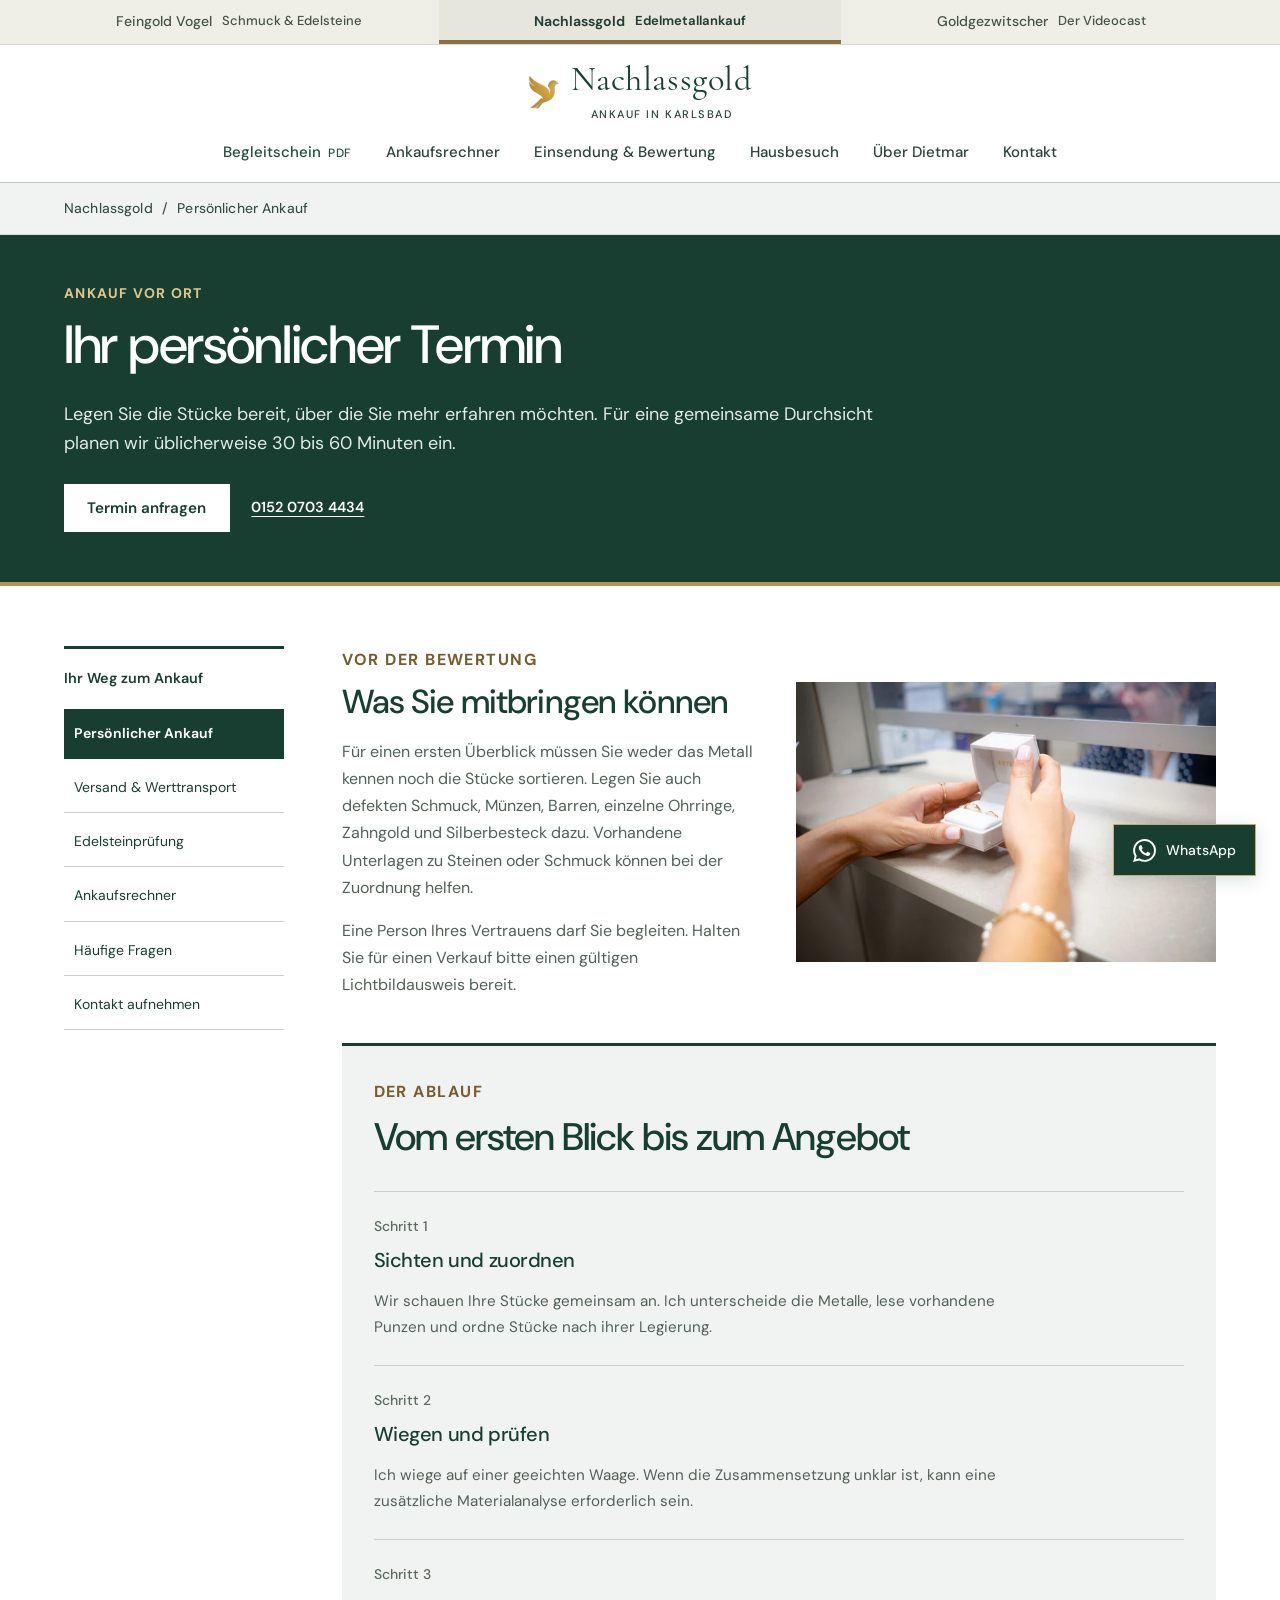
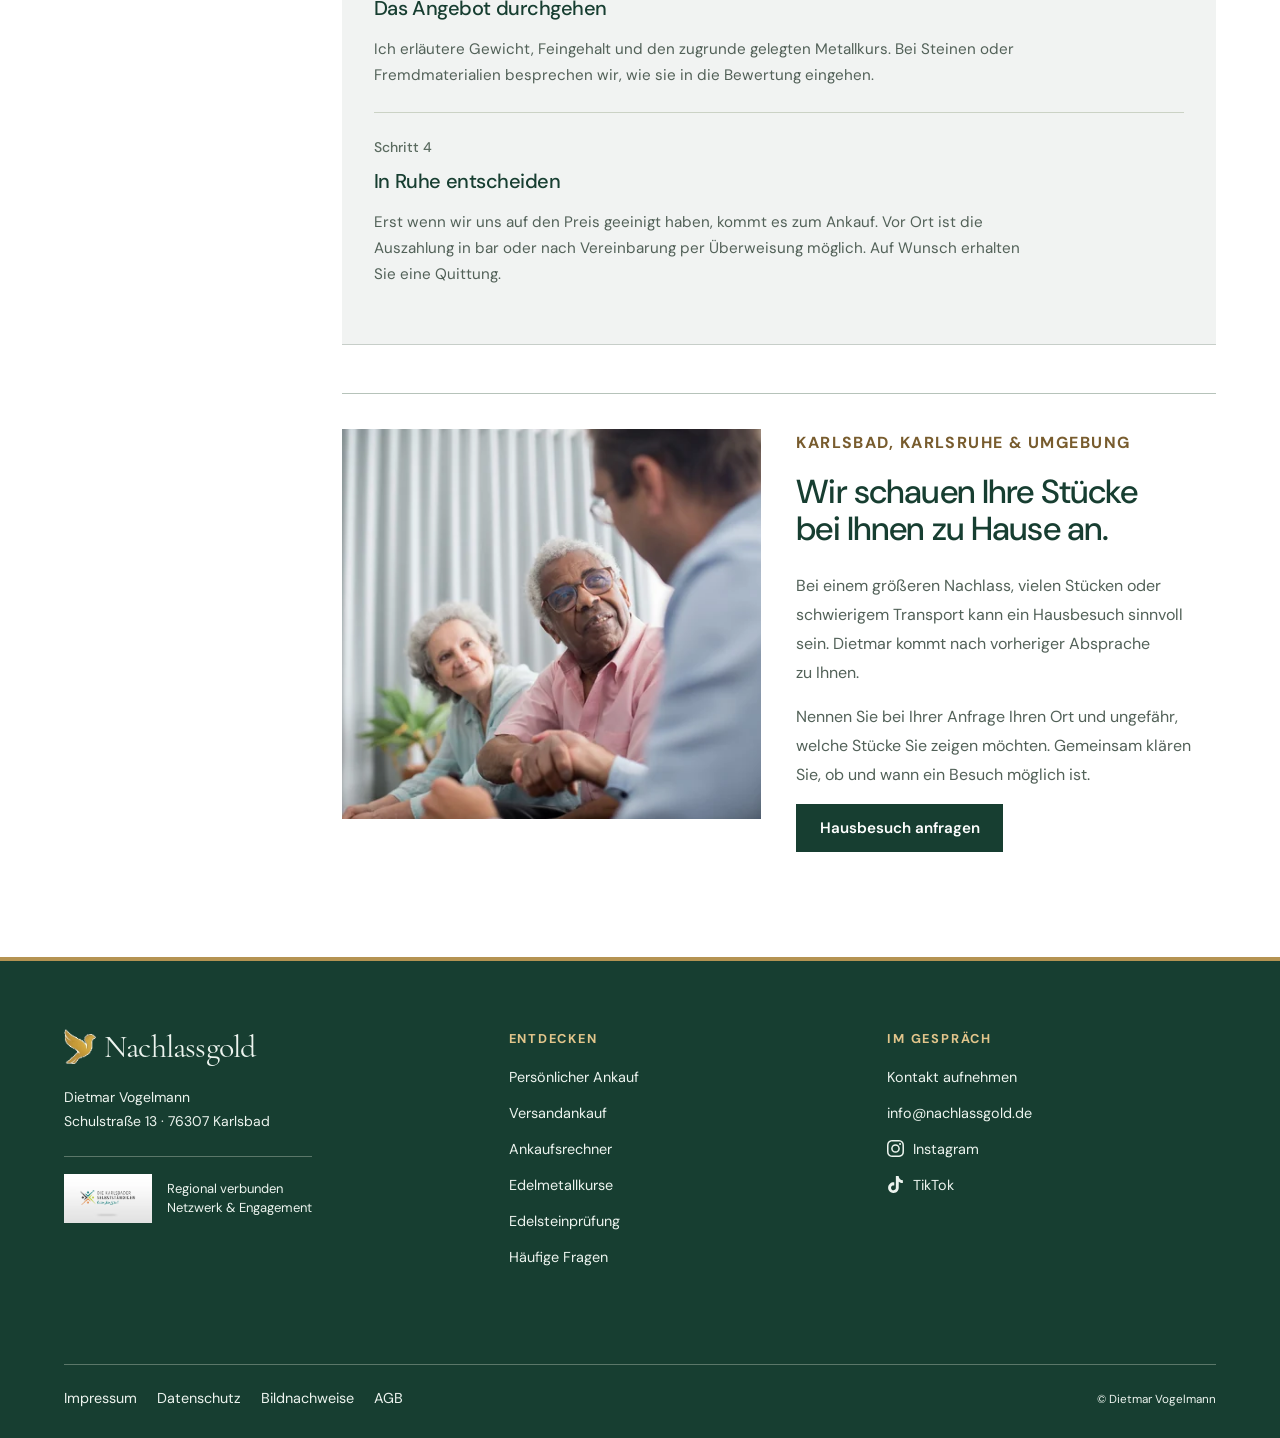
<file: persoenlicher-ankauf.html>
<!doctype html>
<html lang="de"><head>
<meta charset="utf-8"><meta name="viewport" content="width=device-width,initial-scale=1">
<meta name="robots" content="noindex,nofollow"><meta name="referrer" content="no-referrer">
<meta http-equiv="x-dns-prefetch-control" content="off"><meta name="theme-color" content="#f8f6f1">
<meta http-equiv="Content-Security-Policy" content="default-src 'none'; media-src 'self'; img-src 'self'; style-src 'self'; script-src 'self'; connect-src 'self'; font-src 'self'; object-src 'none'; base-uri 'none'; form-action 'none'">
<title>Persönlicher Ankauf · Nachlassgold</title><meta name="description" content="Legen Sie die Stücke bereit, über die Sie mehr erfahren möchten. Für eine gemeinsame Durchsicht planen wir üblicherweise 30 bis 60 Minuten ein.">
<link rel="stylesheet" href="assets/design.css">
<meta name="atelier-edition" content="atelier-v23">
<link rel="stylesheet" href="assets/haus-v3.css"><script src="assets/haus-v3.js?v=8" defer></script>
<link rel="icon" type="image/webp" href="assets/haus-vogel.webp">
<link rel="stylesheet" href="assets/journal-v4.css">
<link rel="stylesheet" href="assets/nachlass-v4.css">



<link rel="stylesheet" href="assets/hauslicht.css">
<link rel="stylesheet" href="assets/nachlass-v7.css?v=8">

<link rel="stylesheet" href="assets/family-v10.css?v=10"><link rel="stylesheet" href="assets/identity-v10.css?v=12"><script src="assets/experience-v10.js?v=10" defer></script>
<link rel="stylesheet" href="assets/refinement-v13.css?v=13">
<link rel="stylesheet" href="assets/refinement-v16.css?v=16">
<link rel="stylesheet" href="assets/header-v19.css?v=19">
<link rel="stylesheet" href="assets/contact-v20.css?v=20">
<link rel="stylesheet" href="assets/details-v21.css?v=21">
<link rel="stylesheet" href="assets/refinement-v22.css?v=22">
<link rel="stylesheet" href="assets/calculator-v23.css?v=23.1">
<link rel="stylesheet" href="assets/contrast-v27.css?v=27">
</head><body class="nachlass page-persoenlicher-ankauf journal-v4 hauslicht identity-v10 edition22 contrast-v27">
<a class="skip" href="#inhalt">Zum Inhalt</a>
<header class="dv-head" data-dv-header="nachlassgold"><div class="dv-brandbar"><nav class="dv-worlds" aria-label="Die drei Marken von Dietmar Vogelmann"><a href="https://feingold-vogel.rateriser.tech/"><span>Feingold Vogel</span><small>Schmuck &amp; Edelsteine</small></a><a href="index.html" class="dv-active" aria-current="true"><span>Nachlassgold</span><small>Edelmetallankauf</small></a><a href="https://goldgezwitscher.rateriser.tech/"><span>Goldgezwitscher</span><small>Der Videocast</small></a></nav></div><div class="dv-core dv-inner"><a class="dv-logo" href="index.html" aria-label="Nachlassgold, zur Startseite"><img src="assets/haus-vogel.webp" width="77" height="85" alt=""><span><strong>Nachlassgold</strong><small>Ankauf in Karlsbad</small></span></a>
    <button class="dv-menu" type="button" aria-controls="dv-navigation" aria-expanded="false"><i aria-hidden="true"></i>Menü</button><nav class="dv-links" id="dv-navigation" aria-label="Hauptnavigation"><a href="downloads/versandbegleitschein.pdf" download aria-label="Begleitschein herunterladen (PDF)" class="dv-document">Begleitschein<span class="dv-pdf-label">PDF</span></a><a href="ankaufsrechner.html">Ankaufsrechner</a><a href="versandankauf.html">Einsendung &amp; Bewertung</a><a href="persoenlicher-ankauf.html#hausbesuch">Hausbesuch</a><a href="ueber-mich.html">Über Dietmar</a><a href="kontakt.html" class="dv-contact">Kontakt</a></nav></div></header>
<main id="inhalt"><div class="crumbbar"><nav class="crumbs" aria-label="Brotkrumen"><a href="index.html">Nachlassgold</a><span aria-hidden="true">/</span><span aria-current="page">Persönlicher Ankauf</span></nav></div>
<section class="page-intro"><div class="wrap">
  <p class="eyebrow">Ankauf vor Ort</p>
  <h1>Ihr persönlicher Termin</h1>
  <p class="lead">Legen Sie die Stücke bereit, über die Sie mehr erfahren möchten. Für eine gemeinsame Durchsicht planen wir üblicherweise 30 bis 60 Minuten ein.</p>
  <div class="actions"><a class="button" href="kontakt.html?thema=Termin">Termin anfragen</a><a class="textlink" href="tel:+4915207034434">0152 0703 4434</a></div>
</div></section><div class="ng-side-layout"><aside class="ng-subnav"><strong>Ihr Weg zum Ankauf</strong><nav aria-label="Ankauf und Beratung"><a href="persoenlicher-ankauf.html" aria-current="page">Persönlicher Ankauf</a><a href="versandankauf.html">Versand & Werttransport</a><a href="edelsteine.html">Edelsteinprüfung</a><a href="ankaufsrechner.html">Ankaufsrechner</a><a href="fragen.html">Häufige Fragen</a><a href="kontakt.html">Kontakt aufnehmen</a></nav></aside><div class="ng-side-content">
<section class="section wrap split">
  <div><p class="eyebrow">Vor der Bewertung</p>
    <h2>Was Sie mitbringen können</h2>
    <p>Für einen ersten Überblick müssen Sie weder das Metall kennen noch die Stücke sortieren. Legen Sie auch defekten Schmuck, Münzen, Barren, einzelne Ohrringe, Zahngold und Silberbesteck dazu. Vorhandene Unterlagen zu Steinen oder Schmuck können bei der Zuordnung helfen.</p>
    <p>Eine Person Ihres Vertrauens darf Sie begleiten. Halten Sie für einen Verkauf bitte einen gültigen Lichtbildausweis bereit.</p>
  </div>
  <figure class="photo"><img src="assets/termin-v21-1200.webp" srcset="assets/termin-v21-640.webp 640w, assets/termin-v21-1200.webp 1200w" sizes="(max-width:1000px) 90vw, 38vw" loading="lazy" decoding="async" alt="Ein Ring wird in einer geöffneten Schmuckschatulle gemeinsam betrachtet" width="1200" height="800"></figure>
</section>
<section class="band"><div class="section wrap">
  <p class="eyebrow">Der Ablauf</p><h2>Vom ersten Blick bis zum Angebot</h2>
  <ol class="steps">
    <li><h3>Sichten und zuordnen</h3><p>Wir schauen Ihre Stücke gemeinsam an. Ich unterscheide die Metalle, lese vorhandene Punzen und ordne Stücke nach ihrer Legierung.</p></li>
    <li><h3>Wiegen und prüfen</h3><p>Ich wiege auf einer geeichten Waage. Wenn die Zusammensetzung unklar ist, kann eine zusätzliche Materialanalyse erforderlich sein.</p></li>
    <li><h3>Das Angebot durchgehen</h3><p>Ich erläutere Gewicht, Feingehalt und den zugrunde gelegten Metallkurs. Bei Steinen oder Fremdmaterialien besprechen wir, wie sie in die Bewertung eingehen.</p></li>
    <li><h3>In Ruhe entscheiden</h3><p>Erst wenn wir uns auf den Preis geeinigt haben, kommt es zum Ankauf. Vor Ort ist die Auszahlung in bar oder nach Vereinbarung per Überweisung möglich. Auf Wunsch erhalten Sie eine Quittung.</p></li>
  </ol>
</div></section>
<section class="section wrap ng23-housevisit" id="hausbesuch" aria-labelledby="hausbesuch-titel"><figure><img src="assets/hausbesuch-v21-1200.webp" srcset="assets/hausbesuch-v21-640.webp 640w, assets/hausbesuch-v21-1200.webp 1200w" sizes="(max-width:1000px) 90vw, 38vw" width="1200" height="801" alt="Ein persönliches Gespräch mit einem Paar am Tisch in einem Wohnraum" loading="lazy" decoding="async"></figure><div><p class="eyebrow">Karlsbad, Karlsruhe &amp; Umgebung</p><h2 id="hausbesuch-titel">Wir schauen Ihre Stücke bei Ihnen zu Hause an.</h2><p>Bei einem größeren Nachlass, vielen Stücken oder schwierigem Transport kann ein Hausbesuch sinnvoll sein. Dietmar kommt nach vorheriger Absprache zu Ihnen.</p><p>Nennen Sie bei Ihrer Anfrage Ihren Ort und ungefähr, welche Stücke Sie zeigen möchten. Gemeinsam klären Sie, ob und wann ein Besuch möglich ist.</p><a class="button" href="kontakt.html?thema=Hausbesuch">Hausbesuch anfragen</a></div></section>

</div></div></main>
<footer class="site-footer"><div class="foot-inner">
<div class="foot-cols"><div><a class="foot-brand" href="index.html"><img src="assets/haus-vogel.webp" width="77" height="85" alt="">Nachlassgold</a><p class="foot-title">Dietmar Vogelmann<br>Schulstraße 13 · 76307 Karlsbad</p><a class="ng20-footer-network" href="index.html#regional"><img src="assets/karlsbader-v20-480.webp" width="480" height="270" alt="Die Karlsbader Selbstständigen" loading="lazy" decoding="async"><span>Regional verbunden<br>Netzwerk &amp; Engagement</span></a></div><div><p class="foot-heading">Entdecken</p><nav class="foot-links" aria-label="Themen"><a href="persoenlicher-ankauf.html" aria-current="page">Persönlicher Ankauf</a><a href="versandankauf.html">Versandankauf</a><a href="ankaufsrechner.html">Ankaufsrechner</a><a href="edelmetallkurse.html">Edelmetallkurse</a><a href="edelsteine.html">Edelsteinprüfung</a><a href="fragen.html">Häufige Fragen</a></nav></div>
<div><p class="foot-heading">Im Gespräch</p><nav class="foot-links" aria-label="Kontakt und soziale Medien"><a href="kontakt.html">Kontakt aufnehmen</a><a href="mailto:info@nachlassgold.de">info@nachlassgold.de</a><a href="https://www.instagram.com/feingold_vogel/" rel="external noreferrer noopener"><svg class="v16-social-icon" viewBox="0 0 24 24" width="20" height="20" fill="currentColor" aria-hidden="true" focusable="false"><path d="M7.0301.084c-1.2768.0602-2.1487.264-2.911.5634-.7888.3075-1.4575.72-2.1228 1.3877-.6652.6677-1.075 1.3368-1.3802 2.127-.2954.7638-.4956 1.6365-.552 2.914-.0564 1.2775-.0689 1.6882-.0626 4.947.0062 3.2586.0206 3.6671.0825 4.9473.061 1.2765.264 2.1482.5635 2.9107.308.7889.72 1.4573 1.388 2.1228.6679.6655 1.3365 1.0743 2.1285 1.38.7632.295 1.6361.4961 2.9134.552 1.2773.056 1.6884.069 4.9462.0627 3.2578-.0062 3.668-.0207 4.9478-.0814 1.28-.0607 2.147-.2652 2.9098-.5633.7889-.3086 1.4578-.72 2.1228-1.3881.665-.6682 1.0745-1.3378 1.3795-2.1284.2957-.7632.4966-1.636.552-2.9124.056-1.2809.0692-1.6898.063-4.948-.0063-3.2583-.021-3.6668-.0817-4.9465-.0607-1.2797-.264-2.1487-.5633-2.9117-.3084-.7889-.72-1.4568-1.3876-2.1228C21.2982 1.33 20.628.9208 19.8378.6165 19.074.321 18.2017.1197 16.9244.0645 15.6471.0093 15.236-.005 11.977.0014 8.718.0076 8.31.0215 7.0301.0839m.1402 21.6932c-1.17-.0509-1.8053-.2453-2.2287-.408-.5606-.216-.96-.4771-1.3819-.895-.422-.4178-.6811-.8186-.9-1.378-.1644-.4234-.3624-1.058-.4171-2.228-.0595-1.2645-.072-1.6442-.079-4.848-.007-3.2037.0053-3.583.0607-4.848.05-1.169.2456-1.805.408-2.2282.216-.5613.4762-.96.895-1.3816.4188-.4217.8184-.6814 1.3783-.9003.423-.1651 1.0575-.3614 2.227-.4171 1.2655-.06 1.6447-.072 4.848-.079 3.2033-.007 3.5835.005 4.8495.0608 1.169.0508 1.8053.2445 2.228.408.5608.216.96.4754 1.3816.895.4217.4194.6816.8176.9005 1.3787.1653.4217.3617 1.056.4169 2.2263.0602 1.2655.0739 1.645.0796 4.848.0058 3.203-.0055 3.5834-.061 4.848-.051 1.17-.245 1.8055-.408 2.2294-.216.5604-.4763.96-.8954 1.3814-.419.4215-.8181.6811-1.3783.9-.4224.1649-1.0577.3617-2.2262.4174-1.2656.0595-1.6448.072-4.8493.079-3.2045.007-3.5825-.006-4.848-.0608M16.953 5.5864A1.44 1.44 0 1 0 18.39 4.144a1.44 1.44 0 0 0-1.437 1.4424M5.8385 12.012c.0067 3.4032 2.7706 6.1557 6.173 6.1493 3.4026-.0065 6.157-2.7701 6.1506-6.1733-.0065-3.4032-2.771-6.1565-6.174-6.1498-3.403.0067-6.156 2.771-6.1496 6.1738M8 12.0077a4 4 0 1 1 4.008 3.9921A3.9996 3.9996 0 0 1 8 12.0077"/></svg>Instagram</a><a href="https://www.tiktok.com/@feingold.vogel" rel="external noreferrer noopener"><svg class="v16-social-icon" viewBox="0 0 24 24" width="20" height="20" fill="currentColor" aria-hidden="true" focusable="false"><path d="M12.525.02c1.31-.02 2.61-.01 3.91-.02.08 1.53.63 3.09 1.75 4.17 1.12 1.11 2.7 1.62 4.24 1.79v4.03c-1.44-.05-2.89-.35-4.2-.97-.57-.26-1.1-.59-1.62-.93-.01 2.92.01 5.84-.02 8.75-.08 1.4-.54 2.79-1.35 3.94-1.31 1.92-3.58 3.17-5.91 3.21-1.43.08-2.86-.31-4.08-1.03-2.02-1.19-3.44-3.37-3.65-5.71-.02-.5-.03-1-.01-1.49.18-1.9 1.12-3.72 2.58-4.96 1.66-1.44 3.98-2.13 6.15-1.72.02 1.48-.04 2.96-.04 4.44-.99-.32-2.15-.23-3.02.37-.63.41-1.11 1.04-1.36 1.75-.21.51-.15 1.07-.14 1.61.24 1.64 1.82 3.02 3.5 2.87 1.12-.01 2.19-.66 2.77-1.61.19-.33.4-.67.41-1.06.1-1.79.06-3.57.07-5.36.01-4.03-.01-8.05.02-12.07z"/></svg>TikTok</a></nav></div></div>
<div class="foot-base"><nav aria-label="Rechtliches"><a href="impressum.html">Impressum</a><a href="datenschutz.html">Datenschutz</a><a href="bildnachweise.html">Bildnachweise</a><a href="agb.html">AGB</a></nav><small>© Dietmar Vogelmann</small></div></div></footer>
<nav class="ng-mobile-actions" aria-label="Schnell zum Goldankauf"><a href="ankaufsrechner.html#rechner">Rechner</a><a href="downloads/versandbegleitschein.pdf" download aria-label="Begleitschein herunterladen (PDF)">Begleitschein</a><a class="ng20-mobile-wa" href="https://wa.me/4915207034434" target="_blank" rel="noopener noreferrer" aria-label="Dietmar auf WhatsApp kontaktieren"><svg class="ng20-wa-icon" viewBox="0 0 24 24" width="24" height="24" fill="currentColor" aria-hidden="true" focusable="false"><path d="M17.472 14.382c-.297-.149-1.758-.867-2.03-.967-.273-.099-.471-.148-.67.15-.197.297-.767.966-.94 1.164-.173.199-.347.223-.644.075-.297-.15-1.255-.463-2.39-1.475-.883-.788-1.48-1.761-1.653-2.059-.173-.297-.018-.458.13-.606.134-.133.298-.347.446-.52.149-.174.198-.298.298-.497.099-.198.05-.371-.025-.52-.075-.149-.669-1.612-.916-2.207-.242-.579-.487-.5-.669-.51-.173-.008-.371-.01-.57-.01-.198 0-.52.074-.792.372-.272.297-1.04 1.016-1.04 2.479 0 1.462 1.065 2.875 1.213 3.074.149.198 2.096 3.2 5.077 4.487.709.306 1.262.489 1.694.625.712.227 1.36.195 1.871.118.571-.085 1.758-.719 2.006-1.413.248-.694.248-1.289.173-1.413-.074-.124-.272-.198-.57-.347m-5.421 7.403h-.004a9.87 9.87 0 01-5.031-1.378l-.361-.214-3.741.982.998-3.648-.235-.374a9.86 9.86 0 01-1.51-5.26c.001-5.45 4.436-9.884 9.888-9.884 2.64 0 5.122 1.03 6.988 2.898a9.825 9.825 0 012.893 6.994c-.003 5.45-4.437 9.884-9.885 9.884m8.413-18.297A11.815 11.815 0 0012.05 0C5.495 0 .16 5.335.157 11.892c0 2.096.547 4.142 1.588 5.945L.057 24l6.305-1.654a11.882 11.882 0 005.683 1.448h.005c6.554 0 11.89-5.335 11.893-11.893a11.821 11.821 0 00-3.48-8.413Z"/></svg>WhatsApp</a></nav>
<a class="ng20-whatsapp" href="https://wa.me/4915207034434" target="_blank" rel="noopener noreferrer" aria-label="Dietmar Vogelmann auf WhatsApp kontaktieren"><svg class="ng20-wa-icon" viewBox="0 0 24 24" width="24" height="24" fill="currentColor" aria-hidden="true" focusable="false"><path d="M17.472 14.382c-.297-.149-1.758-.867-2.03-.967-.273-.099-.471-.148-.67.15-.197.297-.767.966-.94 1.164-.173.199-.347.223-.644.075-.297-.15-1.255-.463-2.39-1.475-.883-.788-1.48-1.761-1.653-2.059-.173-.297-.018-.458.13-.606.134-.133.298-.347.446-.52.149-.174.198-.298.298-.497.099-.198.05-.371-.025-.52-.075-.149-.669-1.612-.916-2.207-.242-.579-.487-.5-.669-.51-.173-.008-.371-.01-.57-.01-.198 0-.52.074-.792.372-.272.297-1.04 1.016-1.04 2.479 0 1.462 1.065 2.875 1.213 3.074.149.198 2.096 3.2 5.077 4.487.709.306 1.262.489 1.694.625.712.227 1.36.195 1.871.118.571-.085 1.758-.719 2.006-1.413.248-.694.248-1.289.173-1.413-.074-.124-.272-.198-.57-.347m-5.421 7.403h-.004a9.87 9.87 0 01-5.031-1.378l-.361-.214-3.741.982.998-3.648-.235-.374a9.86 9.86 0 01-1.51-5.26c.001-5.45 4.436-9.884 9.888-9.884 2.64 0 5.122 1.03 6.988 2.898a9.825 9.825 0 012.893 6.994c-.003 5.45-4.437 9.884-9.885 9.884m8.413-18.297A11.815 11.815 0 0012.05 0C5.495 0 .16 5.335.157 11.892c0 2.096.547 4.142 1.588 5.945L.057 24l6.305-1.654a11.882 11.882 0 005.683 1.448h.005c6.554 0 11.89-5.335 11.893-11.893a11.821 11.821 0 00-3.48-8.413Z"/></svg><span>WhatsApp</span></a>
</body></html>
</file>
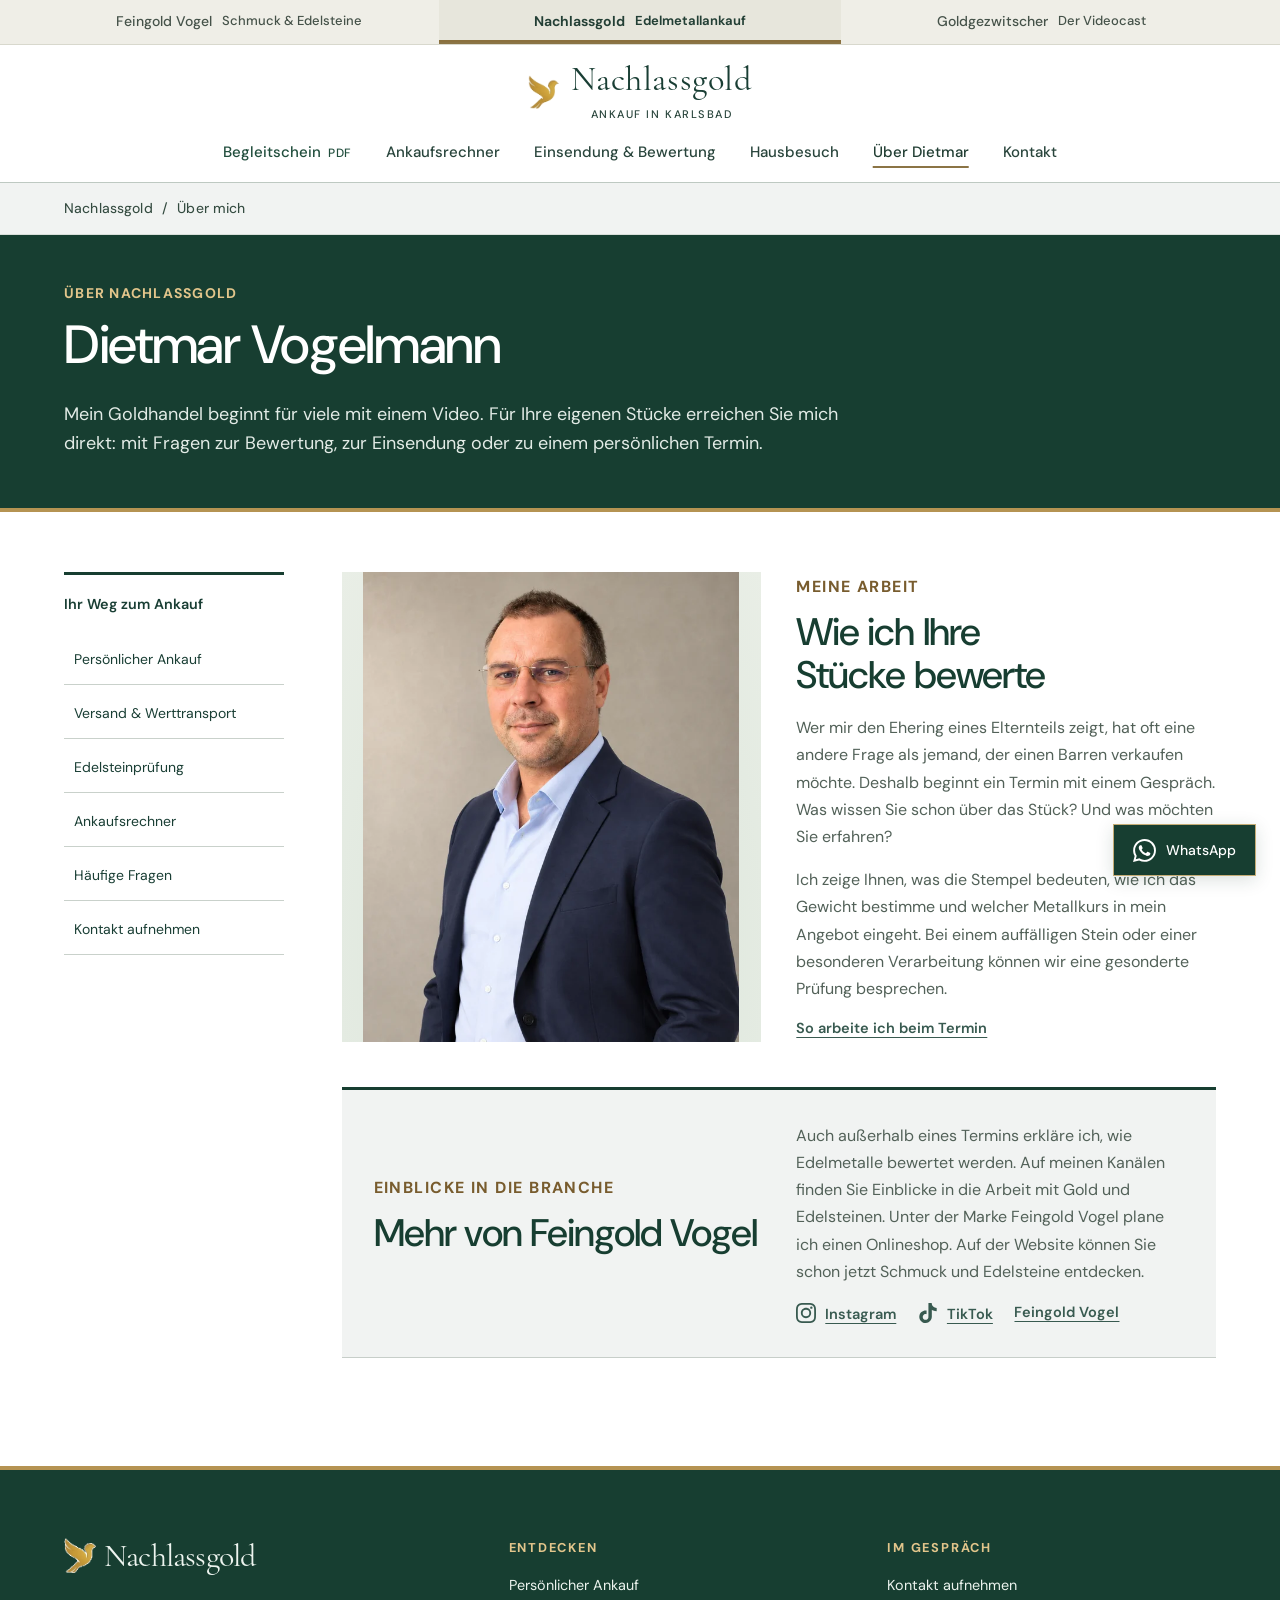
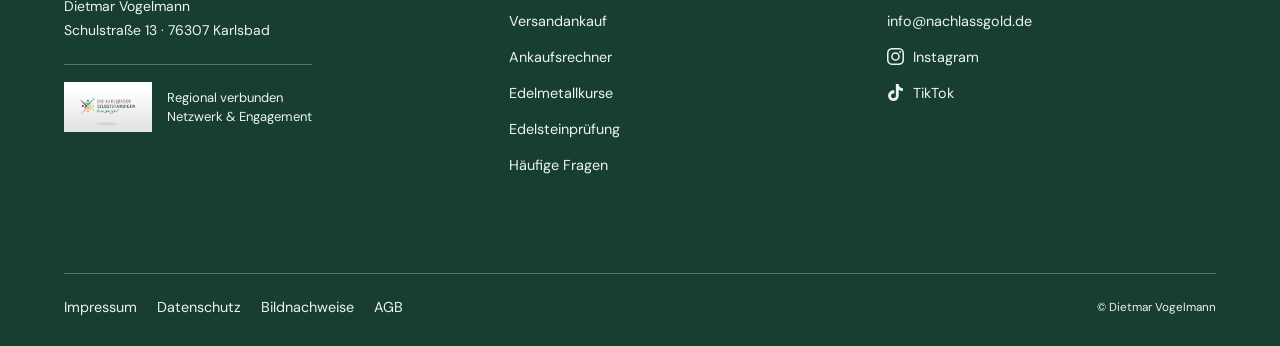
<file: ueber-mich.html>
<!doctype html>
<html lang="de"><head>
<meta charset="utf-8"><meta name="viewport" content="width=device-width,initial-scale=1">
<meta name="robots" content="noindex,nofollow"><meta name="referrer" content="no-referrer">
<meta http-equiv="x-dns-prefetch-control" content="off"><meta name="theme-color" content="#f8f6f1">
<meta http-equiv="Content-Security-Policy" content="default-src 'none'; media-src 'self'; img-src 'self'; style-src 'self'; script-src 'self'; connect-src 'self'; font-src 'self'; object-src 'none'; base-uri 'none'; form-action 'none'">
<title>Über mich · Nachlassgold</title><meta name="description" content="Mein Goldhandel beginnt für viele mit einem Video. Für Ihre eigenen Stücke erreichen Sie mich direkt: mit Fragen zur Bewertung, zur Einsendung oder zu einem persönlichen Termin.">
<link rel="stylesheet" href="assets/design.css">
<meta name="atelier-edition" content="atelier-v22">
<link rel="stylesheet" href="assets/haus-v3.css"><script src="assets/haus-v3.js?v=8" defer></script>
<link rel="icon" type="image/webp" href="assets/haus-vogel.webp">
<link rel="stylesheet" href="assets/journal-v4.css">
<link rel="stylesheet" href="assets/nachlass-v4.css">



<link rel="stylesheet" href="assets/hauslicht.css">
<link rel="stylesheet" href="assets/nachlass-v7.css?v=8">

<link rel="stylesheet" href="assets/family-v10.css?v=10"><link rel="stylesheet" href="assets/identity-v10.css?v=12"><script src="assets/experience-v10.js?v=10" defer></script>
<link rel="stylesheet" href="assets/refinement-v13.css?v=13">
<link rel="stylesheet" href="assets/refinement-v16.css?v=16">
<link rel="stylesheet" href="assets/header-v19.css?v=19">
<link rel="stylesheet" href="assets/contact-v20.css?v=20">
<link rel="stylesheet" href="assets/details-v21.css?v=21">
<link rel="stylesheet" href="assets/refinement-v22.css?v=22">
<link rel="stylesheet" href="assets/contrast-v27.css?v=27">
</head><body class="nachlass page-ueber-mich journal-v4 hauslicht identity-v10 edition22 contrast-v27">
<a class="skip" href="#inhalt">Zum Inhalt</a>
<header class="dv-head" data-dv-header="nachlassgold"><div class="dv-brandbar"><nav class="dv-worlds" aria-label="Die drei Marken von Dietmar Vogelmann"><a href="https://feingold-vogel.rateriser.tech/"><span>Feingold Vogel</span><small>Schmuck &amp; Edelsteine</small></a><a href="index.html" class="dv-active" aria-current="true"><span>Nachlassgold</span><small>Edelmetallankauf</small></a><a href="https://goldgezwitscher.rateriser.tech/"><span>Goldgezwitscher</span><small>Der Videocast</small></a></nav></div><div class="dv-core dv-inner"><a class="dv-logo" href="index.html" aria-label="Nachlassgold, zur Startseite"><img src="assets/haus-vogel.webp" width="77" height="85" alt=""><span><strong>Nachlassgold</strong><small>Ankauf in Karlsbad</small></span></a>
    <button class="dv-menu" type="button" aria-controls="dv-navigation" aria-expanded="false"><i aria-hidden="true"></i>Menü</button><nav class="dv-links" id="dv-navigation" aria-label="Hauptnavigation"><a href="downloads/versandbegleitschein.pdf" download aria-label="Begleitschein herunterladen (PDF)" class="dv-document">Begleitschein<span class="dv-pdf-label">PDF</span></a><a href="ankaufsrechner.html">Ankaufsrechner</a><a href="versandankauf.html">Einsendung &amp; Bewertung</a><a href="persoenlicher-ankauf.html#hausbesuch">Hausbesuch</a><a href="ueber-mich.html" aria-current="page">Über Dietmar</a><a href="kontakt.html" class="dv-contact">Kontakt</a></nav></div></header>
<main id="inhalt"><div class="crumbbar"><nav class="crumbs" aria-label="Brotkrumen"><a href="index.html">Nachlassgold</a><span aria-hidden="true">/</span><span aria-current="page">Über mich</span></nav></div>
<section class="page-intro"><div class="wrap">
  <p class="eyebrow">Über Nachlassgold</p>
  <h1>Dietmar Vogelmann</h1>
  <p class="lead">Mein Goldhandel beginnt für viele mit einem Video. Für Ihre eigenen Stücke erreichen Sie mich direkt: mit Fragen zur Bewertung, zur Einsendung oder zu einem persönlichen Termin.</p>
</div></section><div class="ng-side-layout"><aside class="ng-subnav"><strong>Ihr Weg zum Ankauf</strong><nav aria-label="Ankauf und Beratung"><a href="persoenlicher-ankauf.html">Persönlicher Ankauf</a><a href="versandankauf.html">Versand & Werttransport</a><a href="edelsteine.html">Edelsteinprüfung</a><a href="ankaufsrechner.html">Ankaufsrechner</a><a href="fragen.html">Häufige Fragen</a><a href="kontakt.html">Kontakt aufnehmen</a></nav></aside><div class="ng-side-content">
<section class="section wrap split">
  <figure class="photo portrait"><img src="assets/dietmar-portrait-v13-640.webp" srcset="assets/dietmar-portrait-v13-640.webp 640w, assets/dietmar-portrait-v13-1120.webp 1120w" sizes="(max-width: 720px) 90vw, (max-width: 1100px) 45vw, 620px" width="1120" height="1400" alt="Dietmar Vogelmann im Anzug"></figure>
  <div><p class="eyebrow">Meine Arbeit</p><h2>Wie ich Ihre Stücke bewerte</h2>
    <p>Wer mir den Ehering eines Elternteils zeigt, hat oft eine andere Frage als jemand, der einen Barren verkaufen möchte. Deshalb beginnt ein Termin mit einem Gespräch. Was wissen Sie schon über das Stück? Und was möchten Sie erfahren?</p>
    <p>Ich zeige Ihnen, was die Stempel bedeuten, wie ich das Gewicht bestimme und welcher Metallkurs in mein Angebot eingeht. Bei einem auffälligen Stein oder einer besonderen Verarbeitung können wir eine gesonderte Prüfung besprechen.</p>
    <a class="textlink" href="persoenlicher-ankauf.html">So arbeite ich beim Termin</a>
  </div>
</section>
<section class="band"><div class="section wrap split">
  <div><p class="eyebrow">Einblicke in die Branche</p><h2>Mehr von Feingold Vogel</h2></div>
  <div><p>Auch außerhalb eines Termins erkläre ich, wie Edelmetalle bewertet werden. Auf meinen Kanälen finden Sie Einblicke in die Arbeit mit Gold und Edelsteinen. Unter der Marke Feingold Vogel plane ich einen Onlineshop. Auf der Website können Sie schon jetzt Schmuck und Edelsteine entdecken.</p>
    <div class="actions"><a class="textlink" href="https://www.instagram.com/feingold_vogel/" rel="external noreferrer"><svg class="v16-social-icon" viewBox="0 0 24 24" width="20" height="20" fill="currentColor" aria-hidden="true" focusable="false"><path d="M7.0301.084c-1.2768.0602-2.1487.264-2.911.5634-.7888.3075-1.4575.72-2.1228 1.3877-.6652.6677-1.075 1.3368-1.3802 2.127-.2954.7638-.4956 1.6365-.552 2.914-.0564 1.2775-.0689 1.6882-.0626 4.947.0062 3.2586.0206 3.6671.0825 4.9473.061 1.2765.264 2.1482.5635 2.9107.308.7889.72 1.4573 1.388 2.1228.6679.6655 1.3365 1.0743 2.1285 1.38.7632.295 1.6361.4961 2.9134.552 1.2773.056 1.6884.069 4.9462.0627 3.2578-.0062 3.668-.0207 4.9478-.0814 1.28-.0607 2.147-.2652 2.9098-.5633.7889-.3086 1.4578-.72 2.1228-1.3881.665-.6682 1.0745-1.3378 1.3795-2.1284.2957-.7632.4966-1.636.552-2.9124.056-1.2809.0692-1.6898.063-4.948-.0063-3.2583-.021-3.6668-.0817-4.9465-.0607-1.2797-.264-2.1487-.5633-2.9117-.3084-.7889-.72-1.4568-1.3876-2.1228C21.2982 1.33 20.628.9208 19.8378.6165 19.074.321 18.2017.1197 16.9244.0645 15.6471.0093 15.236-.005 11.977.0014 8.718.0076 8.31.0215 7.0301.0839m.1402 21.6932c-1.17-.0509-1.8053-.2453-2.2287-.408-.5606-.216-.96-.4771-1.3819-.895-.422-.4178-.6811-.8186-.9-1.378-.1644-.4234-.3624-1.058-.4171-2.228-.0595-1.2645-.072-1.6442-.079-4.848-.007-3.2037.0053-3.583.0607-4.848.05-1.169.2456-1.805.408-2.2282.216-.5613.4762-.96.895-1.3816.4188-.4217.8184-.6814 1.3783-.9003.423-.1651 1.0575-.3614 2.227-.4171 1.2655-.06 1.6447-.072 4.848-.079 3.2033-.007 3.5835.005 4.8495.0608 1.169.0508 1.8053.2445 2.228.408.5608.216.96.4754 1.3816.895.4217.4194.6816.8176.9005 1.3787.1653.4217.3617 1.056.4169 2.2263.0602 1.2655.0739 1.645.0796 4.848.0058 3.203-.0055 3.5834-.061 4.848-.051 1.17-.245 1.8055-.408 2.2294-.216.5604-.4763.96-.8954 1.3814-.419.4215-.8181.6811-1.3783.9-.4224.1649-1.0577.3617-2.2262.4174-1.2656.0595-1.6448.072-4.8493.079-3.2045.007-3.5825-.006-4.848-.0608M16.953 5.5864A1.44 1.44 0 1 0 18.39 4.144a1.44 1.44 0 0 0-1.437 1.4424M5.8385 12.012c.0067 3.4032 2.7706 6.1557 6.173 6.1493 3.4026-.0065 6.157-2.7701 6.1506-6.1733-.0065-3.4032-2.771-6.1565-6.174-6.1498-3.403.0067-6.156 2.771-6.1496 6.1738M8 12.0077a4 4 0 1 1 4.008 3.9921A3.9996 3.9996 0 0 1 8 12.0077"/></svg>Instagram</a><a class="textlink" href="https://www.tiktok.com/@feingold.vogel" rel="external noreferrer"><svg class="v16-social-icon" viewBox="0 0 24 24" width="20" height="20" fill="currentColor" aria-hidden="true" focusable="false"><path d="M12.525.02c1.31-.02 2.61-.01 3.91-.02.08 1.53.63 3.09 1.75 4.17 1.12 1.11 2.7 1.62 4.24 1.79v4.03c-1.44-.05-2.89-.35-4.2-.97-.57-.26-1.1-.59-1.62-.93-.01 2.92.01 5.84-.02 8.75-.08 1.4-.54 2.79-1.35 3.94-1.31 1.92-3.58 3.17-5.91 3.21-1.43.08-2.86-.31-4.08-1.03-2.02-1.19-3.44-3.37-3.65-5.71-.02-.5-.03-1-.01-1.49.18-1.9 1.12-3.72 2.58-4.96 1.66-1.44 3.98-2.13 6.15-1.72.02 1.48-.04 2.96-.04 4.44-.99-.32-2.15-.23-3.02.37-.63.41-1.11 1.04-1.36 1.75-.21.51-.15 1.07-.14 1.61.24 1.64 1.82 3.02 3.5 2.87 1.12-.01 2.19-.66 2.77-1.61.19-.33.4-.67.41-1.06.1-1.79.06-3.57.07-5.36.01-4.03-.01-8.05.02-12.07z"/></svg>TikTok</a><a class="textlink" href="https://feingold-vogel.rateriser.tech/" rel="external noreferrer">Feingold Vogel</a></div>
  </div>
</div></section>

</div></div></main>
<footer class="site-footer"><div class="foot-inner">
<div class="foot-cols"><div><a class="foot-brand" href="index.html"><img src="assets/haus-vogel.webp" width="77" height="85" alt="">Nachlassgold</a><p class="foot-title">Dietmar Vogelmann<br>Schulstraße 13 · 76307 Karlsbad</p><a class="ng20-footer-network" href="index.html#regional"><img src="assets/karlsbader-v20-480.webp" width="480" height="270" alt="Die Karlsbader Selbstständigen" loading="lazy" decoding="async"><span>Regional verbunden<br>Netzwerk &amp; Engagement</span></a></div><div><p class="foot-heading">Entdecken</p><nav class="foot-links" aria-label="Themen"><a href="persoenlicher-ankauf.html">Persönlicher Ankauf</a><a href="versandankauf.html">Versandankauf</a><a href="ankaufsrechner.html">Ankaufsrechner</a><a href="edelmetallkurse.html">Edelmetallkurse</a><a href="edelsteine.html">Edelsteinprüfung</a><a href="fragen.html">Häufige Fragen</a></nav></div>
<div><p class="foot-heading">Im Gespräch</p><nav class="foot-links" aria-label="Kontakt und soziale Medien"><a href="kontakt.html">Kontakt aufnehmen</a><a href="mailto:info@nachlassgold.de">info@nachlassgold.de</a><a href="https://www.instagram.com/feingold_vogel/" rel="external noreferrer noopener"><svg class="v16-social-icon" viewBox="0 0 24 24" width="20" height="20" fill="currentColor" aria-hidden="true" focusable="false"><path d="M7.0301.084c-1.2768.0602-2.1487.264-2.911.5634-.7888.3075-1.4575.72-2.1228 1.3877-.6652.6677-1.075 1.3368-1.3802 2.127-.2954.7638-.4956 1.6365-.552 2.914-.0564 1.2775-.0689 1.6882-.0626 4.947.0062 3.2586.0206 3.6671.0825 4.9473.061 1.2765.264 2.1482.5635 2.9107.308.7889.72 1.4573 1.388 2.1228.6679.6655 1.3365 1.0743 2.1285 1.38.7632.295 1.6361.4961 2.9134.552 1.2773.056 1.6884.069 4.9462.0627 3.2578-.0062 3.668-.0207 4.9478-.0814 1.28-.0607 2.147-.2652 2.9098-.5633.7889-.3086 1.4578-.72 2.1228-1.3881.665-.6682 1.0745-1.3378 1.3795-2.1284.2957-.7632.4966-1.636.552-2.9124.056-1.2809.0692-1.6898.063-4.948-.0063-3.2583-.021-3.6668-.0817-4.9465-.0607-1.2797-.264-2.1487-.5633-2.9117-.3084-.7889-.72-1.4568-1.3876-2.1228C21.2982 1.33 20.628.9208 19.8378.6165 19.074.321 18.2017.1197 16.9244.0645 15.6471.0093 15.236-.005 11.977.0014 8.718.0076 8.31.0215 7.0301.0839m.1402 21.6932c-1.17-.0509-1.8053-.2453-2.2287-.408-.5606-.216-.96-.4771-1.3819-.895-.422-.4178-.6811-.8186-.9-1.378-.1644-.4234-.3624-1.058-.4171-2.228-.0595-1.2645-.072-1.6442-.079-4.848-.007-3.2037.0053-3.583.0607-4.848.05-1.169.2456-1.805.408-2.2282.216-.5613.4762-.96.895-1.3816.4188-.4217.8184-.6814 1.3783-.9003.423-.1651 1.0575-.3614 2.227-.4171 1.2655-.06 1.6447-.072 4.848-.079 3.2033-.007 3.5835.005 4.8495.0608 1.169.0508 1.8053.2445 2.228.408.5608.216.96.4754 1.3816.895.4217.4194.6816.8176.9005 1.3787.1653.4217.3617 1.056.4169 2.2263.0602 1.2655.0739 1.645.0796 4.848.0058 3.203-.0055 3.5834-.061 4.848-.051 1.17-.245 1.8055-.408 2.2294-.216.5604-.4763.96-.8954 1.3814-.419.4215-.8181.6811-1.3783.9-.4224.1649-1.0577.3617-2.2262.4174-1.2656.0595-1.6448.072-4.8493.079-3.2045.007-3.5825-.006-4.848-.0608M16.953 5.5864A1.44 1.44 0 1 0 18.39 4.144a1.44 1.44 0 0 0-1.437 1.4424M5.8385 12.012c.0067 3.4032 2.7706 6.1557 6.173 6.1493 3.4026-.0065 6.157-2.7701 6.1506-6.1733-.0065-3.4032-2.771-6.1565-6.174-6.1498-3.403.0067-6.156 2.771-6.1496 6.1738M8 12.0077a4 4 0 1 1 4.008 3.9921A3.9996 3.9996 0 0 1 8 12.0077"/></svg>Instagram</a><a href="https://www.tiktok.com/@feingold.vogel" rel="external noreferrer noopener"><svg class="v16-social-icon" viewBox="0 0 24 24" width="20" height="20" fill="currentColor" aria-hidden="true" focusable="false"><path d="M12.525.02c1.31-.02 2.61-.01 3.91-.02.08 1.53.63 3.09 1.75 4.17 1.12 1.11 2.7 1.62 4.24 1.79v4.03c-1.44-.05-2.89-.35-4.2-.97-.57-.26-1.1-.59-1.62-.93-.01 2.92.01 5.84-.02 8.75-.08 1.4-.54 2.79-1.35 3.94-1.31 1.92-3.58 3.17-5.91 3.21-1.43.08-2.86-.31-4.08-1.03-2.02-1.19-3.44-3.37-3.65-5.71-.02-.5-.03-1-.01-1.49.18-1.9 1.12-3.72 2.58-4.96 1.66-1.44 3.98-2.13 6.15-1.72.02 1.48-.04 2.96-.04 4.44-.99-.32-2.15-.23-3.02.37-.63.41-1.11 1.04-1.36 1.75-.21.51-.15 1.07-.14 1.61.24 1.64 1.82 3.02 3.5 2.87 1.12-.01 2.19-.66 2.77-1.61.19-.33.4-.67.41-1.06.1-1.79.06-3.57.07-5.36.01-4.03-.01-8.05.02-12.07z"/></svg>TikTok</a></nav></div></div>
<div class="foot-base"><nav aria-label="Rechtliches"><a href="impressum.html">Impressum</a><a href="datenschutz.html">Datenschutz</a><a href="bildnachweise.html">Bildnachweise</a><a href="agb.html">AGB</a></nav><small>© Dietmar Vogelmann</small></div></div></footer>
<nav class="ng-mobile-actions" aria-label="Schnell zum Goldankauf"><a href="ankaufsrechner.html#rechner">Rechner</a><a href="downloads/versandbegleitschein.pdf" download aria-label="Begleitschein herunterladen (PDF)">Begleitschein</a><a class="ng20-mobile-wa" href="https://wa.me/4915207034434" target="_blank" rel="noopener noreferrer" aria-label="Dietmar auf WhatsApp kontaktieren"><svg class="ng20-wa-icon" viewBox="0 0 24 24" width="24" height="24" fill="currentColor" aria-hidden="true" focusable="false"><path d="M17.472 14.382c-.297-.149-1.758-.867-2.03-.967-.273-.099-.471-.148-.67.15-.197.297-.767.966-.94 1.164-.173.199-.347.223-.644.075-.297-.15-1.255-.463-2.39-1.475-.883-.788-1.48-1.761-1.653-2.059-.173-.297-.018-.458.13-.606.134-.133.298-.347.446-.52.149-.174.198-.298.298-.497.099-.198.05-.371-.025-.52-.075-.149-.669-1.612-.916-2.207-.242-.579-.487-.5-.669-.51-.173-.008-.371-.01-.57-.01-.198 0-.52.074-.792.372-.272.297-1.04 1.016-1.04 2.479 0 1.462 1.065 2.875 1.213 3.074.149.198 2.096 3.2 5.077 4.487.709.306 1.262.489 1.694.625.712.227 1.36.195 1.871.118.571-.085 1.758-.719 2.006-1.413.248-.694.248-1.289.173-1.413-.074-.124-.272-.198-.57-.347m-5.421 7.403h-.004a9.87 9.87 0 01-5.031-1.378l-.361-.214-3.741.982.998-3.648-.235-.374a9.86 9.86 0 01-1.51-5.26c.001-5.45 4.436-9.884 9.888-9.884 2.64 0 5.122 1.03 6.988 2.898a9.825 9.825 0 012.893 6.994c-.003 5.45-4.437 9.884-9.885 9.884m8.413-18.297A11.815 11.815 0 0012.05 0C5.495 0 .16 5.335.157 11.892c0 2.096.547 4.142 1.588 5.945L.057 24l6.305-1.654a11.882 11.882 0 005.683 1.448h.005c6.554 0 11.89-5.335 11.893-11.893a11.821 11.821 0 00-3.48-8.413Z"/></svg>WhatsApp</a></nav>
<a class="ng20-whatsapp" href="https://wa.me/4915207034434" target="_blank" rel="noopener noreferrer" aria-label="Dietmar Vogelmann auf WhatsApp kontaktieren"><svg class="ng20-wa-icon" viewBox="0 0 24 24" width="24" height="24" fill="currentColor" aria-hidden="true" focusable="false"><path d="M17.472 14.382c-.297-.149-1.758-.867-2.03-.967-.273-.099-.471-.148-.67.15-.197.297-.767.966-.94 1.164-.173.199-.347.223-.644.075-.297-.15-1.255-.463-2.39-1.475-.883-.788-1.48-1.761-1.653-2.059-.173-.297-.018-.458.13-.606.134-.133.298-.347.446-.52.149-.174.198-.298.298-.497.099-.198.05-.371-.025-.52-.075-.149-.669-1.612-.916-2.207-.242-.579-.487-.5-.669-.51-.173-.008-.371-.01-.57-.01-.198 0-.52.074-.792.372-.272.297-1.04 1.016-1.04 2.479 0 1.462 1.065 2.875 1.213 3.074.149.198 2.096 3.2 5.077 4.487.709.306 1.262.489 1.694.625.712.227 1.36.195 1.871.118.571-.085 1.758-.719 2.006-1.413.248-.694.248-1.289.173-1.413-.074-.124-.272-.198-.57-.347m-5.421 7.403h-.004a9.87 9.87 0 01-5.031-1.378l-.361-.214-3.741.982.998-3.648-.235-.374a9.86 9.86 0 01-1.51-5.26c.001-5.45 4.436-9.884 9.888-9.884 2.64 0 5.122 1.03 6.988 2.898a9.825 9.825 0 012.893 6.994c-.003 5.45-4.437 9.884-9.885 9.884m8.413-18.297A11.815 11.815 0 0012.05 0C5.495 0 .16 5.335.157 11.892c0 2.096.547 4.142 1.588 5.945L.057 24l6.305-1.654a11.882 11.882 0 005.683 1.448h.005c6.554 0 11.89-5.335 11.893-11.893a11.821 11.821 0 00-3.48-8.413Z"/></svg><span>WhatsApp</span></a>
</body></html>
</file>
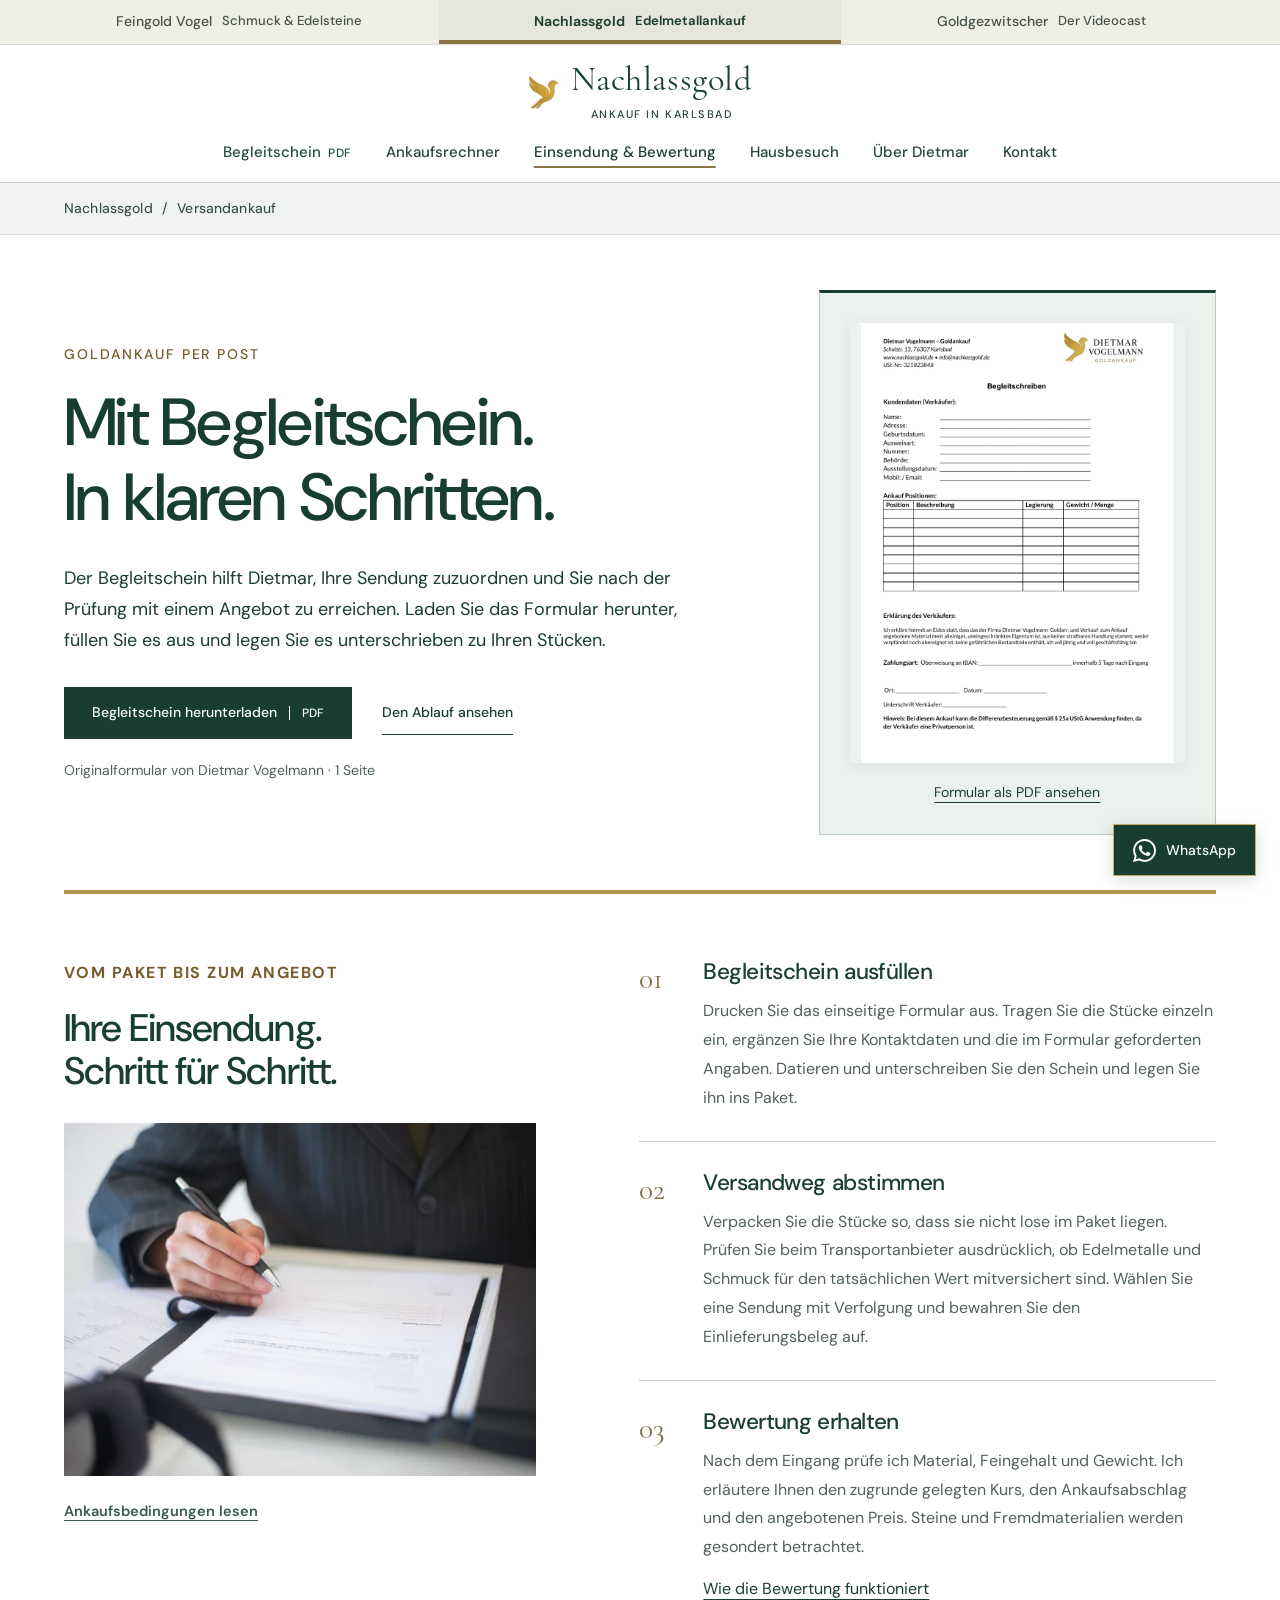
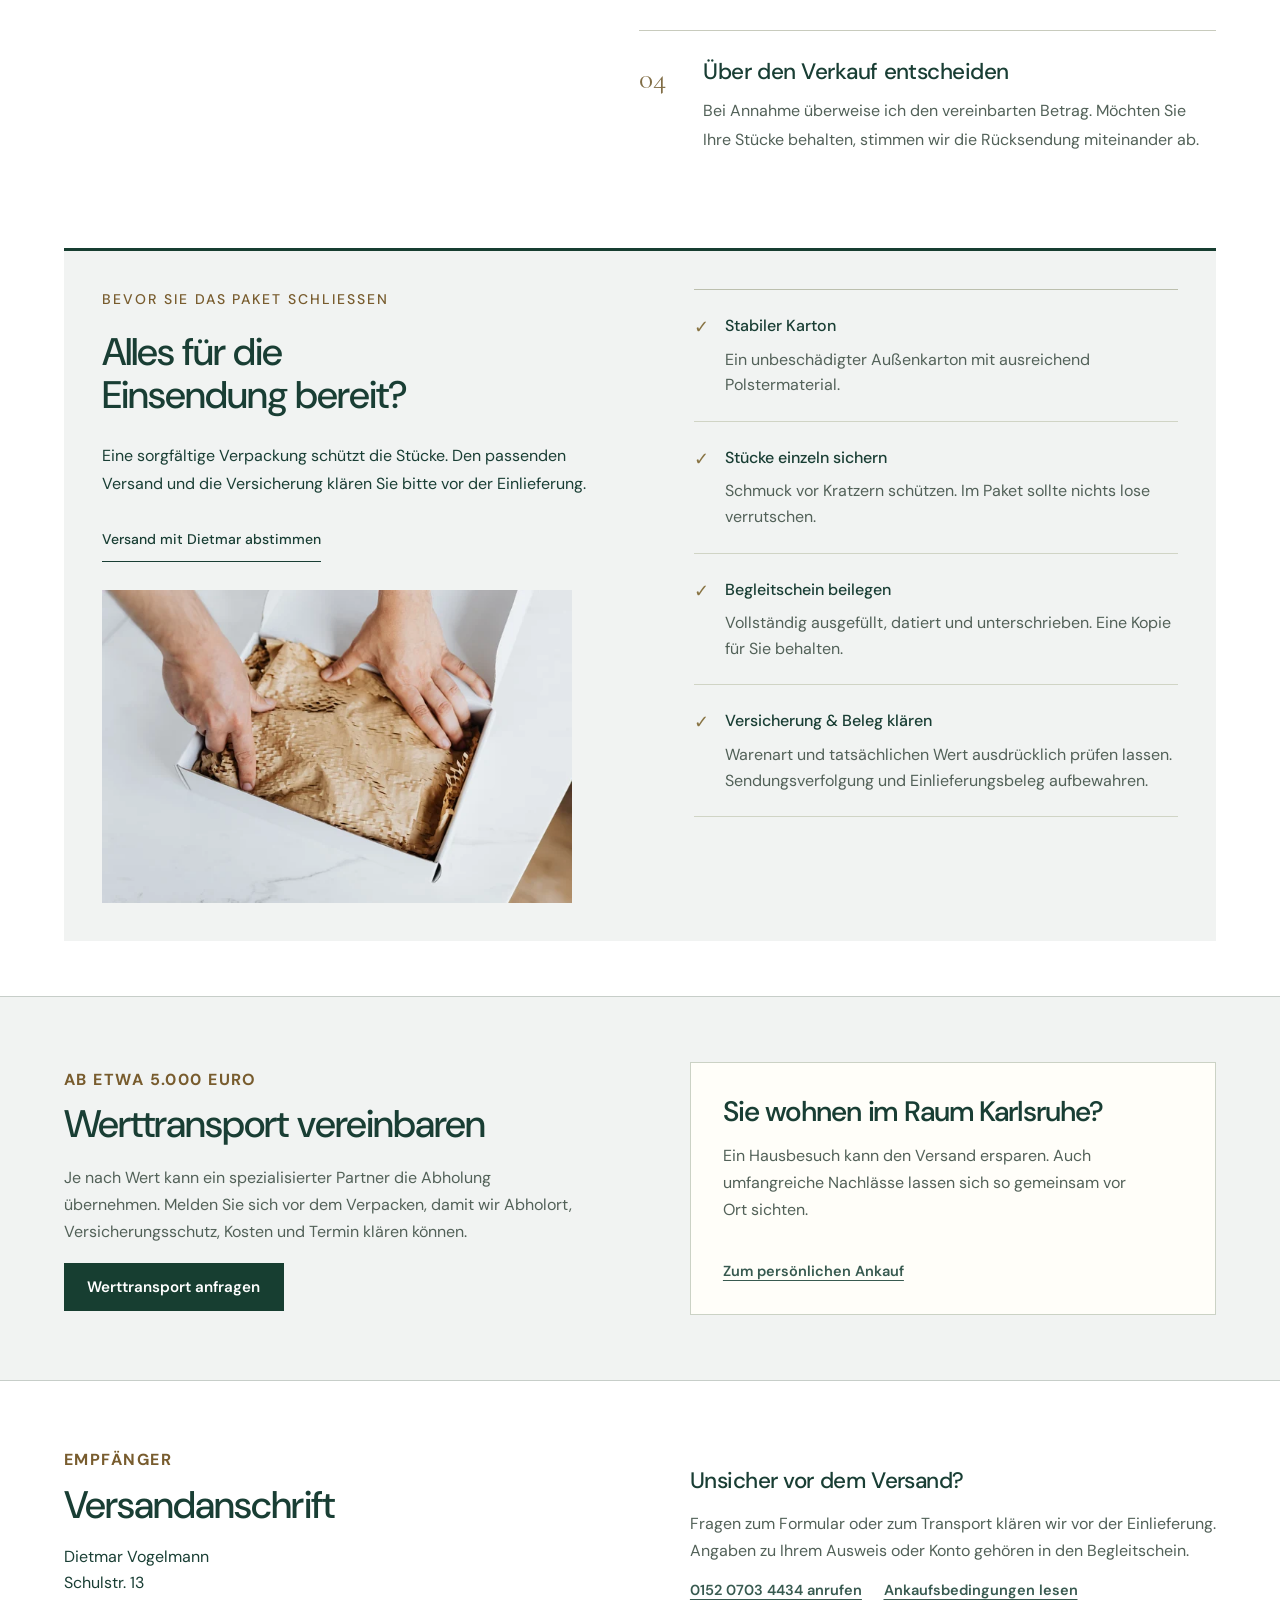
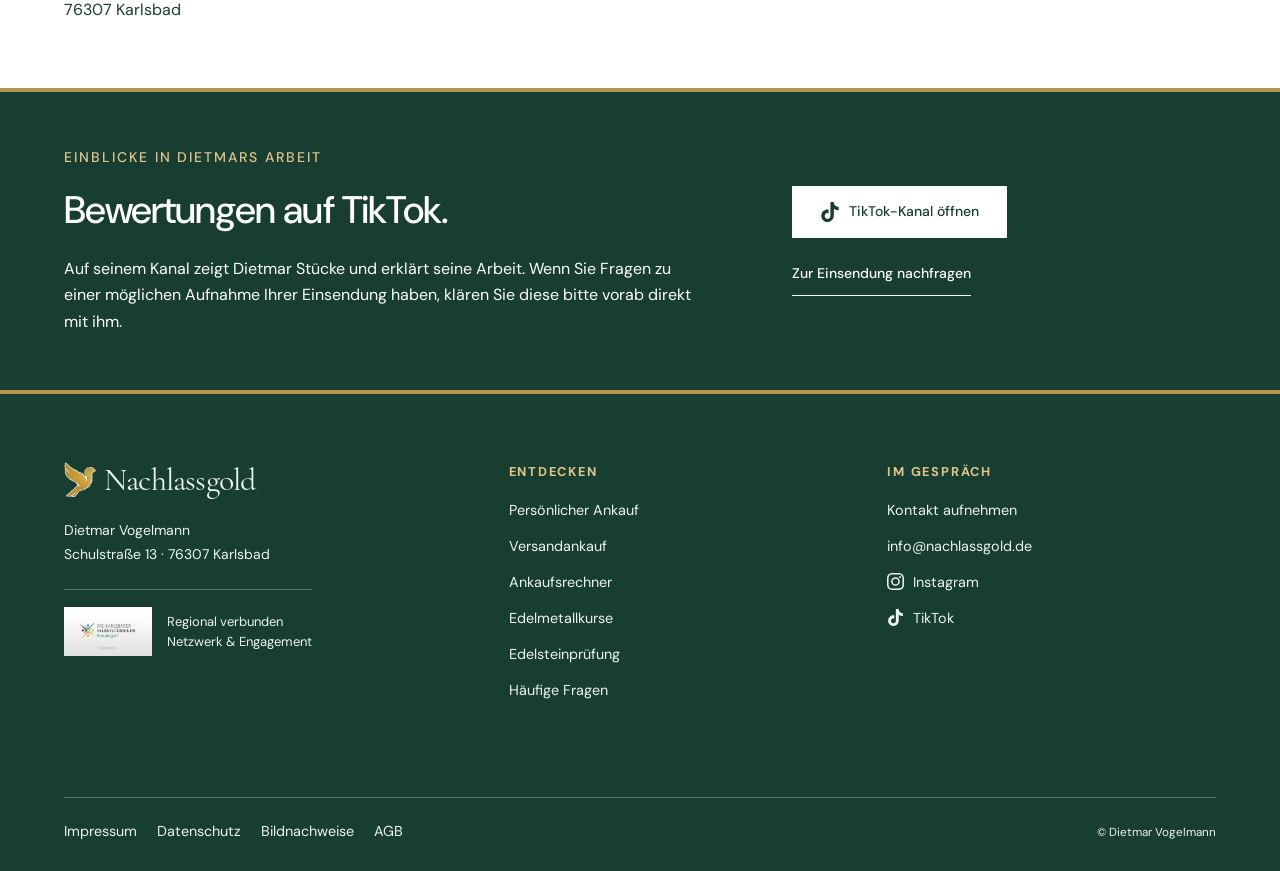
<file: versandankauf.html>
<!doctype html>
<html lang="de"><head>
<meta charset="utf-8"><meta name="viewport" content="width=device-width,initial-scale=1">
<meta name="robots" content="noindex,nofollow"><meta name="referrer" content="no-referrer">
<meta http-equiv="x-dns-prefetch-control" content="off"><meta name="theme-color" content="#f8f6f1">
<meta http-equiv="Content-Security-Policy" content="default-src 'none'; media-src 'self'; img-src 'self'; style-src 'self'; script-src 'self'; connect-src 'self'; font-src 'self'; object-src 'none'; base-uri 'none'; form-action 'none'">
<title>Versandankauf · Nachlassgold</title><meta name="description" content="Sie möchten Ihre Stücke von zu Hause aus bewerten lassen? Mit dem unterschriebenen Begleitschein kann ich Ihre Sendung zuordnen und Sie mit einem Angebot erreichen.">
<link rel="stylesheet" href="assets/design.css">
<link rel="stylesheet" href="assets/folio.css">
<meta name="atelier-edition" content="atelier-v22">
<link rel="stylesheet" href="assets/haus-v3.css"><script src="assets/haus-v3.js?v=8" defer></script>
<link rel="icon" type="image/webp" href="assets/haus-vogel.webp">
<link rel="stylesheet" href="assets/journal-v4.css">
<link rel="stylesheet" href="assets/nachlass-v4.css">



<link rel="stylesheet" href="assets/hauslicht.css">
<link rel="stylesheet" href="assets/nachlass-v7.css?v=8">

<link rel="stylesheet" href="assets/family-v10.css?v=10"><link rel="stylesheet" href="assets/identity-v10.css?v=12"><script src="assets/experience-v10.js?v=10" defer></script>
<link rel="stylesheet" href="assets/refinement-v13.css?v=13">
<link rel="stylesheet" href="assets/refinement-v16.css?v=16">
<link rel="stylesheet" href="assets/header-v19.css?v=19">
<link rel="stylesheet" href="assets/contact-v20.css?v=20">
<link rel="stylesheet" href="assets/details-v21.css?v=21">
<link rel="stylesheet" href="assets/refinement-v22.css?v=22">
<link rel="stylesheet" href="assets/contrast-v27.css?v=27">
</head><body class="nachlass page-versandankauf journal-v4 hauslicht identity-v10 edition22 contrast-v27">
<a class="skip" href="#inhalt">Zum Inhalt</a>
<header class="dv-head" data-dv-header="nachlassgold"><div class="dv-brandbar"><nav class="dv-worlds" aria-label="Die drei Marken von Dietmar Vogelmann"><a href="https://feingold-vogel.rateriser.tech/"><span>Feingold Vogel</span><small>Schmuck &amp; Edelsteine</small></a><a href="index.html" class="dv-active" aria-current="true"><span>Nachlassgold</span><small>Edelmetallankauf</small></a><a href="https://goldgezwitscher.rateriser.tech/"><span>Goldgezwitscher</span><small>Der Videocast</small></a></nav></div><div class="dv-core dv-inner"><a class="dv-logo" href="index.html" aria-label="Nachlassgold, zur Startseite"><img src="assets/haus-vogel.webp" width="77" height="85" alt=""><span><strong>Nachlassgold</strong><small>Ankauf in Karlsbad</small></span></a>
    <button class="dv-menu" type="button" aria-controls="dv-navigation" aria-expanded="false"><i aria-hidden="true"></i>Menü</button><nav class="dv-links" id="dv-navigation" aria-label="Hauptnavigation"><a href="downloads/versandbegleitschein.pdf" download aria-label="Begleitschein herunterladen (PDF)" class="dv-document">Begleitschein<span class="dv-pdf-label">PDF</span></a><a href="ankaufsrechner.html">Ankaufsrechner</a><a href="versandankauf.html" aria-current="page">Einsendung &amp; Bewertung</a><a href="persoenlicher-ankauf.html#hausbesuch">Hausbesuch</a><a href="ueber-mich.html">Über Dietmar</a><a href="kontakt.html" class="dv-contact">Kontakt</a></nav></div></header>
<main id="inhalt"><div class="crumbbar"><nav class="crumbs" aria-label="Brotkrumen"><a href="index.html">Nachlassgold</a><span aria-hidden="true">/</span><span aria-current="page">Versandankauf</span></nav></div>
<section class="ng-shipping-intro v10-width" id="begleitschein"><div><p class="v10-eyebrow">Goldankauf per Post</p><h1>Mit Begleitschein.<br>In klaren Schritten.</h1><p>Der Begleitschein hilft Dietmar, Ihre Sendung zuzuordnen und Sie nach der Prüfung mit einem Angebot zu erreichen. Laden Sie das Formular herunter, füllen Sie es aus und legen Sie es unterschrieben zu Ihren Stücken.</p><div class="v10-actions"><a class="v10-action primary" href="downloads/versandbegleitschein.pdf" download>Begleitschein herunterladen <span class="ng-filetype">PDF</span></a><a class="v10-action text" href="#ablauf">Den Ablauf ansehen</a></div><p class="v10-note">Originalformular von Dietmar Vogelmann · 1 Seite</p></div><figure class="ng-document-preview"><a href="downloads/versandbegleitschein.pdf" target="_blank" rel="noopener" aria-label="Original-Begleitschein als PDF öffnen"><img src="assets/begleitschein-vorschau.webp" width="850" height="1200" alt="Vorschau des leeren Begleitscheins mit Kundendaten, Stückliste und Unterschriftsfeld" fetchpriority="high"></a><figcaption><a href="downloads/versandbegleitschein.pdf" target="_blank" rel="noopener">Formular als PDF ansehen</a></figcaption></figure></section>
<section class="section wrap v16-shipping-detail" id="ablauf"><div class="v16-shipping-detail-heading"><p class="eyebrow">Vom Paket bis zum Angebot</p><h2>Ihre Einsendung.<br>Schritt für Schritt.</h2><figure class="v16-shipping-document"><img src="assets/begleitschein-v16-1200.webp" srcset="assets/begleitschein-v16-640.webp 640w, assets/begleitschein-v16-1200.webp 1200w" sizes="(max-width: 700px) 90vw, 43vw" width="1200" height="800" alt="Eine Hand füllt ein Formular auf Papier aus" loading="lazy" decoding="async"></figure><a class="textlink" href="agb.html">Ankaufsbedingungen lesen</a></div><ol class="v16-process-list"><li><span class="v16-step-no" aria-hidden="true">01</span><div><h3>Begleitschein ausfüllen</h3><p>Drucken Sie das einseitige Formular aus. Tragen Sie die Stücke einzeln ein, ergänzen Sie Ihre Kontaktdaten und die im Formular geforderten Angaben. Datieren und unterschreiben Sie den Schein und legen Sie ihn ins Paket.</p></div></li><li><span class="v16-step-no" aria-hidden="true">02</span><div><h3>Versandweg abstimmen</h3><p>Verpacken Sie die Stücke so, dass sie nicht lose im Paket liegen. Prüfen Sie beim Transportanbieter ausdrücklich, ob Edelmetalle und Schmuck für den tatsächlichen Wert mitversichert sind. Wählen Sie eine Sendung mit Verfolgung und bewahren Sie den Einlieferungsbeleg auf.</p></div></li><li><span class="v16-step-no" aria-hidden="true">03</span><div><h3>Bewertung erhalten</h3><p>Nach dem Eingang prüfe ich Material, Feingehalt und Gewicht. Ich erläutere Ihnen den zugrunde gelegten Kurs, den Ankaufsabschlag und den angebotenen Preis. Steine und Fremdmaterialien werden gesondert betrachtet.</p><a href="index.html#bewertung">Wie die Bewertung funktioniert</a></div></li><li><span class="v16-step-no" aria-hidden="true">04</span><div><h3>Über den Verkauf entscheiden</h3><p>Bei Annahme überweise ich den vereinbarten Betrag. Möchten Sie Ihre Stücke behalten, stimmen wir die Rücksendung miteinander ab.</p></div></li></ol></section>
<section class="ng-packing v10-width" id="verpacken" aria-labelledby="packing-title"><div><p class="v10-eyebrow">Bevor Sie das Paket schließen</p><h2 id="packing-title">Alles für die<br>Einsendung bereit?</h2><p>Eine sorgfältige Verpackung schützt die Stücke. Den passenden Versand und die Versicherung klären Sie bitte vor der Einlieferung.</p><a class="v10-action text" href="kontakt.html?thema=Versandankauf#anfrage">Versand mit Dietmar abstimmen</a><figure class="v16-packing-photo"><img src="assets/versand-verpacken-v16-1200.webp" srcset="assets/versand-verpacken-v16-640.webp 640w, assets/versand-verpacken-v16-1200.webp 1200w" sizes="(max-width: 700px) 90vw, 43vw" width="1200" height="800" alt="Ein Karton wird mit schützendem Papier ausgepolstert" loading="lazy" decoding="async"></figure></div><ul><li><strong>Stabiler Karton</strong><span>Ein unbeschädigter Außenkarton mit ausreichend Polstermaterial.</span></li><li><strong>Stücke einzeln sichern</strong><span>Schmuck vor Kratzern schützen. Im Paket sollte nichts lose verrutschen.</span></li><li><strong>Begleitschein beilegen</strong><span>Vollständig ausgefüllt, datiert und unterschrieben. Eine Kopie für Sie behalten.</span></li><li><strong>Versicherung &amp; Beleg klären</strong><span>Warenart und tatsächlichen Wert ausdrücklich prüfen lassen. Sendungsverfolgung und Einlieferungsbeleg aufbewahren.</span></li></ul></section>
<section class="band" id="werttransport"><div class="section wrap split">
  <div><p class="eyebrow">Ab etwa 5.000 Euro</p><h2>Werttransport vereinbaren</h2>
    <p>Je nach Wert kann ein spezialisierter Partner die Abholung übernehmen. Melden Sie sich vor dem Verpacken, damit wir Abholort, Versicherungsschutz, Kosten und Termin klären können.</p>
    <a class="button" href="kontakt.html?thema=Werttransport">Werttransport anfragen</a>
  </div>
  <div class="card"><h3>Sie wohnen im Raum Karlsruhe?</h3><p>Ein Hausbesuch kann den Versand ersparen. Auch umfangreiche Nachlässe lassen sich so gemeinsam vor Ort sichten.</p><a class="textlink" href="persoenlicher-ankauf.html">Zum persönlichen Ankauf</a></div>
</div></section>
<section class="section wrap split">
  <div><p class="eyebrow">Empfänger</p><h2 id="versandanschrift">Versandanschrift</h2><address>Dietmar Vogelmann<br>Schulstr. 13<br>76307 Karlsbad</address></div>
  <div><h3>Unsicher vor dem Versand?</h3><p>Fragen zum Formular oder zum Transport klären wir vor der Einlieferung. Angaben zu Ihrem Ausweis oder Konto gehören in den Begleitschein.</p><div class="actions"><a class="textlink" href="tel:+4915207034434">0152 0703 4434 anrufen</a><a class="textlink" href="agb.html">Ankaufsbedingungen lesen</a></div></div>
</section>

<section class="ng-video-note"><div class="v10-width"><div><p class="v10-eyebrow">Einblicke in Dietmars Arbeit</p><h2>Bewertungen auf TikTok.</h2><p>Auf seinem Kanal zeigt Dietmar Stücke und erklärt seine Arbeit. Wenn Sie Fragen zu einer möglichen Aufnahme Ihrer Einsendung haben, klären Sie diese bitte vorab direkt mit ihm.</p></div><div class="v10-actions"><a class="v10-action primary" href="https://www.tiktok.com/@feingold.vogel" rel="external noreferrer noopener"><svg class="v16-social-icon" viewBox="0 0 24 24" width="20" height="20" fill="currentColor" aria-hidden="true" focusable="false"><path d="M12.525.02c1.31-.02 2.61-.01 3.91-.02.08 1.53.63 3.09 1.75 4.17 1.12 1.11 2.7 1.62 4.24 1.79v4.03c-1.44-.05-2.89-.35-4.2-.97-.57-.26-1.1-.59-1.62-.93-.01 2.92.01 5.84-.02 8.75-.08 1.4-.54 2.79-1.35 3.94-1.31 1.92-3.58 3.17-5.91 3.21-1.43.08-2.86-.31-4.08-1.03-2.02-1.19-3.44-3.37-3.65-5.71-.02-.5-.03-1-.01-1.49.18-1.9 1.12-3.72 2.58-4.96 1.66-1.44 3.98-2.13 6.15-1.72.02 1.48-.04 2.96-.04 4.44-.99-.32-2.15-.23-3.02.37-.63.41-1.11 1.04-1.36 1.75-.21.51-.15 1.07-.14 1.61.24 1.64 1.82 3.02 3.5 2.87 1.12-.01 2.19-.66 2.77-1.61.19-.33.4-.67.41-1.06.1-1.79.06-3.57.07-5.36.01-4.03-.01-8.05.02-12.07z"/></svg>TikTok-Kanal öffnen</a><a class="v10-action text" href="kontakt.html?thema=Versandankauf#anfrage">Zur Einsendung nachfragen</a></div></div></section></main>
<footer class="site-footer"><div class="foot-inner">
<div class="foot-cols"><div><a class="foot-brand" href="index.html"><img src="assets/haus-vogel.webp" width="77" height="85" alt="">Nachlassgold</a><p class="foot-title">Dietmar Vogelmann<br>Schulstraße 13 · 76307 Karlsbad</p><a class="ng20-footer-network" href="index.html#regional"><img src="assets/karlsbader-v20-480.webp" width="480" height="270" alt="Die Karlsbader Selbstständigen" loading="lazy" decoding="async"><span>Regional verbunden<br>Netzwerk &amp; Engagement</span></a></div><div><p class="foot-heading">Entdecken</p><nav class="foot-links" aria-label="Themen"><a href="persoenlicher-ankauf.html">Persönlicher Ankauf</a><a href="versandankauf.html" aria-current="page">Versandankauf</a><a href="ankaufsrechner.html">Ankaufsrechner</a><a href="edelmetallkurse.html">Edelmetallkurse</a><a href="edelsteine.html">Edelsteinprüfung</a><a href="fragen.html">Häufige Fragen</a></nav></div>
<div><p class="foot-heading">Im Gespräch</p><nav class="foot-links" aria-label="Kontakt und soziale Medien"><a href="kontakt.html">Kontakt aufnehmen</a><a href="mailto:info@nachlassgold.de">info@nachlassgold.de</a><a href="https://www.instagram.com/feingold_vogel/" rel="external noreferrer noopener"><svg class="v16-social-icon" viewBox="0 0 24 24" width="20" height="20" fill="currentColor" aria-hidden="true" focusable="false"><path d="M7.0301.084c-1.2768.0602-2.1487.264-2.911.5634-.7888.3075-1.4575.72-2.1228 1.3877-.6652.6677-1.075 1.3368-1.3802 2.127-.2954.7638-.4956 1.6365-.552 2.914-.0564 1.2775-.0689 1.6882-.0626 4.947.0062 3.2586.0206 3.6671.0825 4.9473.061 1.2765.264 2.1482.5635 2.9107.308.7889.72 1.4573 1.388 2.1228.6679.6655 1.3365 1.0743 2.1285 1.38.7632.295 1.6361.4961 2.9134.552 1.2773.056 1.6884.069 4.9462.0627 3.2578-.0062 3.668-.0207 4.9478-.0814 1.28-.0607 2.147-.2652 2.9098-.5633.7889-.3086 1.4578-.72 2.1228-1.3881.665-.6682 1.0745-1.3378 1.3795-2.1284.2957-.7632.4966-1.636.552-2.9124.056-1.2809.0692-1.6898.063-4.948-.0063-3.2583-.021-3.6668-.0817-4.9465-.0607-1.2797-.264-2.1487-.5633-2.9117-.3084-.7889-.72-1.4568-1.3876-2.1228C21.2982 1.33 20.628.9208 19.8378.6165 19.074.321 18.2017.1197 16.9244.0645 15.6471.0093 15.236-.005 11.977.0014 8.718.0076 8.31.0215 7.0301.0839m.1402 21.6932c-1.17-.0509-1.8053-.2453-2.2287-.408-.5606-.216-.96-.4771-1.3819-.895-.422-.4178-.6811-.8186-.9-1.378-.1644-.4234-.3624-1.058-.4171-2.228-.0595-1.2645-.072-1.6442-.079-4.848-.007-3.2037.0053-3.583.0607-4.848.05-1.169.2456-1.805.408-2.2282.216-.5613.4762-.96.895-1.3816.4188-.4217.8184-.6814 1.3783-.9003.423-.1651 1.0575-.3614 2.227-.4171 1.2655-.06 1.6447-.072 4.848-.079 3.2033-.007 3.5835.005 4.8495.0608 1.169.0508 1.8053.2445 2.228.408.5608.216.96.4754 1.3816.895.4217.4194.6816.8176.9005 1.3787.1653.4217.3617 1.056.4169 2.2263.0602 1.2655.0739 1.645.0796 4.848.0058 3.203-.0055 3.5834-.061 4.848-.051 1.17-.245 1.8055-.408 2.2294-.216.5604-.4763.96-.8954 1.3814-.419.4215-.8181.6811-1.3783.9-.4224.1649-1.0577.3617-2.2262.4174-1.2656.0595-1.6448.072-4.8493.079-3.2045.007-3.5825-.006-4.848-.0608M16.953 5.5864A1.44 1.44 0 1 0 18.39 4.144a1.44 1.44 0 0 0-1.437 1.4424M5.8385 12.012c.0067 3.4032 2.7706 6.1557 6.173 6.1493 3.4026-.0065 6.157-2.7701 6.1506-6.1733-.0065-3.4032-2.771-6.1565-6.174-6.1498-3.403.0067-6.156 2.771-6.1496 6.1738M8 12.0077a4 4 0 1 1 4.008 3.9921A3.9996 3.9996 0 0 1 8 12.0077"/></svg>Instagram</a><a href="https://www.tiktok.com/@feingold.vogel" rel="external noreferrer noopener"><svg class="v16-social-icon" viewBox="0 0 24 24" width="20" height="20" fill="currentColor" aria-hidden="true" focusable="false"><path d="M12.525.02c1.31-.02 2.61-.01 3.91-.02.08 1.53.63 3.09 1.75 4.17 1.12 1.11 2.7 1.62 4.24 1.79v4.03c-1.44-.05-2.89-.35-4.2-.97-.57-.26-1.1-.59-1.62-.93-.01 2.92.01 5.84-.02 8.75-.08 1.4-.54 2.79-1.35 3.94-1.31 1.92-3.58 3.17-5.91 3.21-1.43.08-2.86-.31-4.08-1.03-2.02-1.19-3.44-3.37-3.65-5.71-.02-.5-.03-1-.01-1.49.18-1.9 1.12-3.72 2.58-4.96 1.66-1.44 3.98-2.13 6.15-1.72.02 1.48-.04 2.96-.04 4.44-.99-.32-2.15-.23-3.02.37-.63.41-1.11 1.04-1.36 1.75-.21.51-.15 1.07-.14 1.61.24 1.64 1.82 3.02 3.5 2.87 1.12-.01 2.19-.66 2.77-1.61.19-.33.4-.67.41-1.06.1-1.79.06-3.57.07-5.36.01-4.03-.01-8.05.02-12.07z"/></svg>TikTok</a></nav></div></div>
<div class="foot-base"><nav aria-label="Rechtliches"><a href="impressum.html">Impressum</a><a href="datenschutz.html">Datenschutz</a><a href="bildnachweise.html">Bildnachweise</a><a href="agb.html">AGB</a></nav><small>© Dietmar Vogelmann</small></div></div></footer>
<nav class="ng-mobile-actions" aria-label="Schnell zum Goldankauf"><a href="ankaufsrechner.html#rechner">Rechner</a><a href="downloads/versandbegleitschein.pdf" download aria-label="Begleitschein herunterladen (PDF)">Begleitschein</a><a class="ng20-mobile-wa" href="https://wa.me/4915207034434" target="_blank" rel="noopener noreferrer" aria-label="Dietmar auf WhatsApp kontaktieren"><svg class="ng20-wa-icon" viewBox="0 0 24 24" width="24" height="24" fill="currentColor" aria-hidden="true" focusable="false"><path d="M17.472 14.382c-.297-.149-1.758-.867-2.03-.967-.273-.099-.471-.148-.67.15-.197.297-.767.966-.94 1.164-.173.199-.347.223-.644.075-.297-.15-1.255-.463-2.39-1.475-.883-.788-1.48-1.761-1.653-2.059-.173-.297-.018-.458.13-.606.134-.133.298-.347.446-.52.149-.174.198-.298.298-.497.099-.198.05-.371-.025-.52-.075-.149-.669-1.612-.916-2.207-.242-.579-.487-.5-.669-.51-.173-.008-.371-.01-.57-.01-.198 0-.52.074-.792.372-.272.297-1.04 1.016-1.04 2.479 0 1.462 1.065 2.875 1.213 3.074.149.198 2.096 3.2 5.077 4.487.709.306 1.262.489 1.694.625.712.227 1.36.195 1.871.118.571-.085 1.758-.719 2.006-1.413.248-.694.248-1.289.173-1.413-.074-.124-.272-.198-.57-.347m-5.421 7.403h-.004a9.87 9.87 0 01-5.031-1.378l-.361-.214-3.741.982.998-3.648-.235-.374a9.86 9.86 0 01-1.51-5.26c.001-5.45 4.436-9.884 9.888-9.884 2.64 0 5.122 1.03 6.988 2.898a9.825 9.825 0 012.893 6.994c-.003 5.45-4.437 9.884-9.885 9.884m8.413-18.297A11.815 11.815 0 0012.05 0C5.495 0 .16 5.335.157 11.892c0 2.096.547 4.142 1.588 5.945L.057 24l6.305-1.654a11.882 11.882 0 005.683 1.448h.005c6.554 0 11.89-5.335 11.893-11.893a11.821 11.821 0 00-3.48-8.413Z"/></svg>WhatsApp</a></nav>
<a class="ng20-whatsapp" href="https://wa.me/4915207034434" target="_blank" rel="noopener noreferrer" aria-label="Dietmar Vogelmann auf WhatsApp kontaktieren"><svg class="ng20-wa-icon" viewBox="0 0 24 24" width="24" height="24" fill="currentColor" aria-hidden="true" focusable="false"><path d="M17.472 14.382c-.297-.149-1.758-.867-2.03-.967-.273-.099-.471-.148-.67.15-.197.297-.767.966-.94 1.164-.173.199-.347.223-.644.075-.297-.15-1.255-.463-2.39-1.475-.883-.788-1.48-1.761-1.653-2.059-.173-.297-.018-.458.13-.606.134-.133.298-.347.446-.52.149-.174.198-.298.298-.497.099-.198.05-.371-.025-.52-.075-.149-.669-1.612-.916-2.207-.242-.579-.487-.5-.669-.51-.173-.008-.371-.01-.57-.01-.198 0-.52.074-.792.372-.272.297-1.04 1.016-1.04 2.479 0 1.462 1.065 2.875 1.213 3.074.149.198 2.096 3.2 5.077 4.487.709.306 1.262.489 1.694.625.712.227 1.36.195 1.871.118.571-.085 1.758-.719 2.006-1.413.248-.694.248-1.289.173-1.413-.074-.124-.272-.198-.57-.347m-5.421 7.403h-.004a9.87 9.87 0 01-5.031-1.378l-.361-.214-3.741.982.998-3.648-.235-.374a9.86 9.86 0 01-1.51-5.26c.001-5.45 4.436-9.884 9.888-9.884 2.64 0 5.122 1.03 6.988 2.898a9.825 9.825 0 012.893 6.994c-.003 5.45-4.437 9.884-9.885 9.884m8.413-18.297A11.815 11.815 0 0012.05 0C5.495 0 .16 5.335.157 11.892c0 2.096.547 4.142 1.588 5.945L.057 24l6.305-1.654a11.882 11.882 0 005.683 1.448h.005c6.554 0 11.89-5.335 11.893-11.893a11.821 11.821 0 00-3.48-8.413Z"/></svg><span>WhatsApp</span></a>
</body></html>
</file>
<file: assets/design.css>
:root{
  --paper:#f9f7f1;--panel:#efede4;--ink:#202923;--muted:#4e584f;--hair:#c9c8b9;
  --forest:#1c2a21;--gold:#d6b979;--link:#685020;--serif:Georgia,"Iowan Old Style","Times New Roman",serif;
  --sans:"Helvetica Neue",Arial,sans-serif;--width:min(87.5%,84rem);
  font-family:var(--sans);color:var(--ink);background:var(--paper);line-height:1.62;text-size-adjust:100%
}
*{box-sizing:border-box}
body,h1,h2,h3,p,figure,ul,ol,dl{margin:0}
body{font-size:1rem}
body.feingold{--paper:#faf7ef;--panel:#ede8db;--ink:#322f24;--muted:#58564a;--link:#704d25;--hair:#cec5b3}
img{display:block;max-width:100%}
a{color:inherit;text-underline-offset:.24em;text-decoration-thickness:1px}
button,select,input,textarea{font:inherit}
a,button,summary{touch-action:manipulation}
a:focus-visible,button:focus-visible,summary:focus-visible,input:focus-visible,select:focus-visible,textarea:focus-visible{outline:3px solid #a56f13;outline-offset:4px}
[hidden]{display:none!important}
::selection{background:#ddc896;color:#151913}
.skip{position:absolute;z-index:22;left:1rem;top:-8rem;padding:.75rem 1.25rem;background:white;color:#222}
.skip:focus{top:1rem}
.wrap,.mast,.family-inner,.crumbs,.foot-inner{width:var(--width);margin-inline:auto}
.family{background:#222d25;color:#f4f0e4;font-size:.72rem;letter-spacing:.025em}
.family-inner{min-height:32px;display:flex;justify-content:space-between;align-items:center;gap:1rem}
.family-links{display:flex;align-items:center;flex-wrap:wrap;gap:1.2rem}
.family a{text-decoration:none}.family a:hover{text-decoration:underline}.family .here{color:#e9cd8c}
.masthead{background:#fcfaf4;border-bottom:1px solid var(--hair);position:relative;z-index:3}
.mast{min-height:90px;display:flex;align-items:center;justify-content:space-between;gap:1.75rem}
.wordmark{display:inline-flex;align-items:center;flex-shrink:0;line-height:1;text-decoration:none}
.wordmark .name{font:normal clamp(1.55rem,2.75vw,2.65rem)/1 var(--serif);letter-spacing:-.072em}
.wordmark .name i{font-weight:400;color:#7e6939}
.wordmark .word-img{width:134px;height:54px;object-fit:contain;mix-blend-mode:multiply}
.mast nav{display:flex;align-items:center;gap:clamp(.8rem,1.8vw,2.15rem)}
.mast nav a{display:inline-flex;align-items:center;min-height:44px;text-decoration:none;white-space:nowrap;font-size:.88rem;font-weight:550}
.mast nav a:hover,.mast nav a[aria-current=page]{text-decoration:underline;text-underline-offset:.4rem}
.mast nav .nav-contact{margin-left:.1rem;padding:.35rem 1rem;min-height:39px;border:1px solid #9e9b86}
.mast nav .nav-contact:hover{background:var(--panel)}
.menu-button{color:var(--ink);background:transparent;border:1px solid var(--hair);padding:.5rem .85rem;display:none}
.menu-lines{width:17px;height:9px;display:inline-block;margin-right:.5rem;border-block:1.5px solid}
.crumbbar{background:var(--paper)}
.crumbs{display:flex;flex-wrap:wrap;gap:.58rem;align-items:center;padding-top:1.25rem;font-size:.75rem;color:var(--muted)}
.crumbs a{text-decoration:none}.crumbs a:hover{text-decoration:underline}
.eyebrow,.foot-heading{font-size:.72rem;letter-spacing:.15em;text-transform:uppercase;font-weight:700;line-height:1.55;color:var(--link)}
.eyebrow{display:flex;align-items:center;gap:.65rem}
.eyebrow:before{content:"";width:1.8rem;height:1px;flex-shrink:0;background:currentColor;opacity:.85}
h1,h2,h3{font-family:var(--serif);font-weight:400;text-wrap:balance}
h1{font-size:clamp(3.8rem,6.9vw,7.3rem);line-height:.96;letter-spacing:-.067em}
h2{font-size:clamp(2.15rem,3.9vw,4.05rem);line-height:1.06;letter-spacing:-.052em}
h3{font-size:clamp(1.5rem,2.2vw,2.2rem);line-height:1.13;letter-spacing:-.04em}
p,.lead,address{overflow-wrap:break-word}
p{max-width:66ch}
p+p,address+p{margin-top:1em}
address{font-style:normal}
.hero{display:grid;grid-template-columns:minmax(0,1fr) minmax(0,1fr);background:var(--forest);color:#f8f5e9;isolation:isolate}
.hero-copy{padding:clamp(3rem,5.4vw,6rem) clamp(1.7rem,4.2vw,5.2rem) clamp(3.5rem,6vw,6.8rem) max(6.25vw,calc((100vw - 84rem) / 2));align-self:center}
.hero h1{margin:.24em 0 .25em}
.hero h1 em{display:block;color:var(--gold);font-weight:400}
.hero .lead{font-size:clamp(1rem,1.3vw,1.22rem);max-width:36rem;color:#e0e4d8;line-height:1.58}
.hero .eyebrow{color:#e1c888}
.hero-image{min-width:0;min-height:clamp(29.5rem,39.6vw,42rem);position:relative;overflow:hidden}
.hero-image img{width:100%;height:100%;position:absolute;inset:0;object-fit:cover;object-position:center}
.feingold .hero{background:#ebe5d6;color:#302e23}
.feingold .hero h1 em{color:#6b5a36}
.feingold .hero .lead{color:#514f42}
.feingold .hero .eyebrow{color:#705429}
.feingold .hero-image{margin:1.35rem 1.35rem 1.35rem 0;min-height:clamp(27rem,36.6vw,39rem)}
.feingold .hero-image:after{content:"";pointer-events:none;position:absolute;inset:.5rem;border:1px solid #fff8df65}
.actions{display:flex;align-items:center;gap:1.35rem;flex-wrap:wrap}
.hero .actions,.page-intro .actions{margin-top:1.65rem}
.button,.textlink,.card span.textlink{font:600 .91rem/1.3 var(--sans)}
.button{display:inline-flex;align-items:center;justify-content:center;gap:.9em;background:#263a2b;color:#fffaf0;border:1px solid #263a2b;padding:.83rem 1.14rem;text-decoration:none;cursor:pointer;min-height:46px}
.button:after{content:"→";font-size:1.12em;font-weight:400;line-height:1}
.button:hover{background:#414e39;border-color:#414e39}
.nachlass .hero .button{background:#e1c487;color:#20291f;border-color:#e1c487}
.nachlass .hero .button:hover{background:#f3dba7}
.textlink{color:var(--link);text-decoration:underline;text-underline-offset:.28rem}
.hero .textlink{color:inherit}.textlink:hover,.editorial a:hover{text-decoration-thickness:2px}
.textlink:after{content:" ↗";font-size:.95em}
.crumbbar+.page-intro,.page-intro{background:var(--paper);border-bottom:1px solid var(--hair)}
.page-intro .wrap{padding-block:clamp(2rem,4.2vw,4.8rem) clamp(2.8rem,5.4vw,5.4rem)}
.page-intro h1{margin:.19em 0 .25em;max-width:23ch;font-size:clamp(3rem,6.1vw,6.4rem);overflow-wrap:break-word}
.page-intro .lead{font-size:clamp(1.03rem,1.6vw,1.38rem);line-height:1.52;max-width:60ch;color:var(--muted)}
.section{padding-block:clamp(3.3rem,6.7vw,7rem)}
.section>.eyebrow+h2,.split .eyebrow+h2,.editorial .eyebrow+h2{margin:.28em 0 .45em}
.section>h2{max-width:25ch}
.section h2+p,.section h3+p,.section p+.actions,.section p+.textlink,.section p+.button,.section address+.textlink{margin-top:1.1rem}
.section p+.textlink{display:inline-block}
.section p+.button{display:inline-flex}
.section p{color:var(--muted)}
.section p.eyebrow{color:var(--link)}
.band{background:var(--panel);border-block:1px solid var(--hair)}
.split{display:grid;grid-template-columns:minmax(0,1fr) minmax(0,1fr);gap:clamp(2.5rem,7.8vw,8.2rem);align-items:center}
.split>div,.cards>*{min-width:0}
.photo{position:relative;min-width:0}
.photo img{width:100%;height:clamp(19rem,33vw,36rem);object-fit:cover}
.photo figcaption{margin:.65rem 0 0;font-size:.8rem;color:var(--muted)}
.photo.portrait,.photo:has(img[src*="dietmar-im-anzug"]){background:radial-gradient(ellipse at 45% 42%,#cdbd99,#908266)}
.photo img[src*="dietmar-im-anzug"]{object-fit:contain;object-position:50% 100%}
.photo img[src*="dietmar-am-mikrofon"]{object-position:50% 29%}
.page-saphirkette .photo img,.page-schmuck .photo img[src*="saphirkette"]{height:clamp(24rem,42vw,44rem);object-fit:contain;background:#62676a}
.cards{display:grid;grid-template-columns:repeat(auto-fit,minmax(min(100%,15rem),1fr));gap:clamp(1.1rem,2vw,2.2rem);margin-top:2.15rem}
.card{position:relative;border:1px solid var(--hair);padding:clamp(1.2rem,2.5vw,2.4rem);background:var(--paper);color:inherit;display:flex;flex-direction:column;align-items:flex-start;gap:.85rem;text-decoration:none}
.card:has(>img){padding:0;overflow:hidden}
.card>img{width:100%;aspect-ratio:1.55;object-fit:cover;transition:transform .35s ease}
.card>div{padding:0 clamp(1.1rem,2vw,2rem) clamp(1.3rem,2.3vw,2.3rem);flex:1;display:flex;flex-direction:column;align-items:start;gap:.85rem}
.card>div h3{margin-top:.45rem}
.section .card h3+p,.card p{margin:0}
.card .textlink{margin-top:auto;padding-top:.5rem;display:inline-block}
a.card:hover{border-color:#847348}
a.card:hover h3{text-decoration:underline;text-underline-offset:.18em;text-decoration-thickness:1px}
a.card:hover img{transform:scale(1.015)}
.editorial{max-width:56rem}
.editorial>section+section,.editorial>h2:not(:first-child){margin-top:2.75rem}
.editorial>p+h2{margin-top:2.8rem}
.editorial section h2,.editorial section h3{margin-bottom:.7rem}
.editorial>section>h2,.editorial>h2:first-child{font-size:clamp(1.8rem,3.2vw,3.1rem)}
.editorial ul,.editorial ol{padding-left:1.3rem}
.editorial li+li{margin-top:.5rem}
.steps{list-style:decimal-leading-zero;display:grid;grid-template-columns:repeat(2,minmax(0,1fr));gap:2rem 5%;padding:0;counter-reset:step;margin-top:2rem}
.steps li{list-style:none;position:relative;padding:1.6rem 0 0 3.25rem;border-top:1px solid var(--hair);counter-increment:step}
.steps li:before{content:counter(step,decimal-leading-zero);position:absolute;left:0;top:1.5rem;color:var(--link);font:italic 1.6rem var(--serif)}
.table-wrap{overflow-x:auto;margin-block:1.5rem;border-top:1px solid var(--hair)}
table{border-collapse:collapse;width:100%;font-size:.92rem;text-align:left}
td,th{padding:.75rem .5rem;border-bottom:1px solid var(--hair);vertical-align:top}
td:last-child{text-align:right}caption{text-align:left;font-weight:600;padding:.85rem .5rem}
.note{font-size:.85rem;color:var(--muted)}
.faq{border-bottom:1px solid var(--hair);padding-block:.9rem}
.faq:first-child{border-top:1px solid var(--hair)}
.faq summary{padding:.4rem 2rem .4rem 0;font:bold 1.13rem/1.4 var(--sans);cursor:pointer;list-style:none;position:relative}
.faq summary::-webkit-details-marker{display:none}
.faq summary:after{content:"+";position:absolute;right:.25rem;color:var(--link);font:normal 1.5rem/1 var(--sans)}
.faq[open] summary:after{content:"−"}
.faq p{margin:.6rem 0}
.site-footer{background:#222c24;color:#edeadf}
.foot-inner{padding:clamp(2.5rem,5vw,5.5rem) 0 1.6rem}
.foot-cols{display:grid;grid-template-columns:1.25fr 1fr 1fr;gap:7%}
.foot-brand{font:normal clamp(2.15rem,3.8vw,3.8rem)/1.1 var(--serif);letter-spacing:-.058em;text-decoration:none}
.foot-title{font-size:.88rem;margin-top:.75rem;color:#d5d8c8}
.foot-heading{color:#d9c18a;margin-bottom:.65rem}
.foot-links{display:grid;gap:.18rem}
.foot-links a,.foot-base a{color:inherit;text-decoration:none;font-size:.87rem;width:fit-content}
.foot-links a:hover,.foot-base a:hover{text-decoration:underline}
.foot-base{display:flex;justify-content:space-between;align-items:center;gap:1rem;flex-wrap:wrap;border-top:1px solid #62705f;margin-top:2.6rem;padding-top:1.3rem}
.foot-base nav{display:flex;gap:1.25rem;flex-wrap:wrap}
.foot-base small{color:#c8cebf}
@media(max-width:900px){
 .mast{min-height:74px;flex-wrap:wrap;gap:0}
 .menu-button:not([hidden]){display:inline-flex;align-items:center;min-height:42px}
 .mast nav{width:100%;flex-wrap:wrap;gap:.5rem 1.5rem;padding:0 0 1rem}
 html.has-menu .mast nav:not(.is-open){display:none}
 .mast nav.is-open{display:grid;grid-template-columns:repeat(2,minmax(0,1fr));border-top:1px solid var(--hair);padding-top:.55rem}
 .mast nav.is-open a{padding:.4rem 0}
 .mast nav.is-open .nav-contact{border:0;margin:0}
 .hero-copy{padding-right:1.55rem}
 .actions{gap:1rem}
}
@media(max-width:700px){
 :root{--width:90%}
 .family-inner{min-height:30px}.family-links{gap:.8rem}.family-inner>span{display:none}
 .family-inner{justify-content:center}
 .mast{min-height:64px}.wordmark .word-img{width:106px;height:46px}.wordmark .name{font-size:1.95rem}
 .hero{grid-template-columns:1fr}
 .hero-copy{padding:2.65rem 5% 2.6rem}
 .hero .lead{max-width:41ch}.hero h1{font-size:clamp(3.3rem,11.2vw,5.2rem)}
 .hero-image,.feingold .hero-image{height:auto;min-height:0;aspect-ratio:1.92}
 .hero-image img{object-position:50% 55%}.feingold .hero-image{margin:0 5% 1.2rem}
 .split,.steps{grid-template-columns:1fr}
 .split{gap:2rem}
 .cards{grid-template-columns:1fr}
 .card:has(>img){display:grid;grid-template-columns:34% 1fr;gap:0}
 .card>img{height:100%;min-height:10rem;aspect-ratio:auto}
 .card>div{padding:1rem .9rem}
 .card>div h3{margin:0}
 .section{padding-block:3rem}
 .page-intro .wrap{padding-block:2.35rem}
 .photo img{height:clamp(15rem,78vw,27rem)}
 .foot-cols{grid-template-columns:repeat(2,minmax(0,1fr));gap:1.6rem 1rem}
 .foot-cols>div:first-child{grid-column:1/-1}
 .foot-base{display:block}.foot-base nav{margin:0 0 .75rem}
}
@media(max-width:365px){
 .card:has(>img){display:flex}.card>img{height:9rem;min-height:0}.foot-cols{grid-template-columns:1fr}
 .mast nav.is-open{grid-template-columns:1fr}
 .family-links{gap:.6rem}
}
@media(prefers-reduced-motion:reduce){*,*:before,*:after{scroll-behavior:auto!important;transition:none!important}}
.textlink:after{content:"";display:inline-block;width:.43em;height:.43em;border-top:1px solid currentColor;border-right:1px solid currentColor;transform:rotate(45deg);vertical-align:.12em;margin-left:.35em}
body.nachlass [data-rate-ticker]{padding:1rem max(6.25%,calc((100% - 84rem)/2));border-bottom:1px solid var(--hair);background:#ede9db}
body.nachlass .ng-ticker-link{margin-left:auto}
.hero-image figcaption{position:absolute;right:1rem;bottom:1rem;z-index:1;background:#221f18d9;color:#fff8ed;font-size:.68rem;letter-spacing:.045em;padding:.18rem .5rem}
@media(max-width:700px){body.nachlass [data-rate-ticker]{padding:.85rem 5%}}
</file>
<file: assets/rates.css>
[data-rate-ticker],.ng-market,.ng-calc{--ng-ink:#2e302b;--ng-muted:#625d50;--ng-line:#d6ccba;--ng-gold:#795724;--ng-panel:#f4efe5;--ng-paper:#fcfaf5;color:var(--ng-ink);font-variant-numeric:tabular-nums}
[data-rate-ticker]{display:flex;align-items:baseline;flex-wrap:wrap;gap:.45rem 1.15rem;padding:.8rem 0}
.ng-ticker-label,.ng-ticker-date,.ng-ticker-link{font-size:.87rem}
.ng-ticker-value{font-size:1.12rem}
.ng-ticker-link,.ng-attribution a{color:inherit;text-underline-offset:.2em}
.ng-market,.ng-calc{margin:clamp(1.3rem,4vw,3rem) 0}
.ng-market-tabs{display:flex;gap:.5rem;flex-wrap:wrap;margin-bottom:1rem}
.ng-tab,.ng-add,.ng-remove{font:inherit;cursor:pointer;border:1px solid var(--ng-line);background:transparent;color:var(--ng-ink);padding:.62em 1em;border-radius:.25rem}
.ng-tab[aria-pressed=true],.ng-tab:hover,.ng-add:hover{background:var(--ng-ink);color:white;border-color:var(--ng-ink)}
.ng-market .ng-metal-detail,.ng-calc-main,.ng-calc-result{border:1px solid var(--ng-line);padding:clamp(1rem,3.5vw,2.25rem);background:var(--ng-paper)}
.ng-market .ng-market-lead{display:flex;align-items:center;gap:1rem;margin-bottom:1.4rem}
.ng-element-symbol{border:1px solid var(--ng-line);min-width:2.7em;min-height:2.7em;display:grid;place-items:center;font:600 1rem/1.2 Georgia,serif;color:var(--ng-gold)}
.ng-market h2,.ng-calc h2{font:inherit;font-family:Georgia,serif;font-size:clamp(1.35rem,3vw,2rem);line-height:1.1;margin:0;color:inherit}
.ng-source-status{color:var(--ng-muted);margin-left:auto;font-size:.85em}
.ng-market-table{border-collapse:collapse;width:100%;text-align:left;font-size:1rem}
.ng-market-table caption{text-align:left;font-weight:600;padding:.1rem 0 .8rem}
.ng-market-table td,.ng-market-table th{padding:.6rem .25rem;border-bottom:1px solid var(--ng-line);font-weight:normal}
.ng-market-table thead th{font-size:.83em;color:var(--ng-muted)}
.ng-market-table td:last-child,.ng-market-table thead th:last-child{text-align:right}
.ng-attribution,.ng-rate-note,.ng-line-note,.ng-result-foot,.ng-result-status{font-size:.9rem;line-height:1.55}
.ng-rate-note,.ng-attribution,.ng-line-note{color:var(--ng-muted)}
.ng-rate-action{display:inline-flex;align-items:center;gap:.75rem;color:var(--ng-ink);font-weight:600;text-underline-offset:.25em}
.ng-calc{display:grid;grid-template-columns:minmax(0,1.65fr) minmax(0,1fr);align-items:start;gap:1.2rem}
.ng-calc-main>p,.ng-terms p{line-height:1.6}
.ng-calc-line{border:0;border-top:1px solid var(--ng-line);padding: .9rem 0 0;margin:1.4rem 0;min-width:0}
.ng-calc-line legend{font-weight:600;font-size:.9rem;padding-right:.65rem}
.ng-line-fields{display:grid;grid-template-columns:repeat(3,minmax(0,1fr));gap:.7rem}
.ng-field{display:grid;gap:.4rem;color:var(--ng-ink);font-weight:500;font-size:.87rem}
.ng-field input,.ng-field select{margin:0;width:100%;min-width:0;min-height:2.8rem;border:1px solid #a99e8b;padding:.55rem .35rem;background:#fff;color:var(--ng-ink);font:inherit;border-radius:.2rem;box-sizing:border-box}
.ng-field input[aria-invalid=true]{border:2px solid #923f2c}
.ng-calc .ng-remove{border:0;text-decoration:underline;font-size:.82rem;color:var(--ng-muted);padding:.15rem 0}
.ng-calc [hidden]{display:none!important}
.ng-terms{border-top:1px solid var(--ng-line);padding-top:1.2rem;margin-top:1.5rem;font-size:.93rem}
.ng-terms summary{cursor:pointer;font-weight:600}
.ng-terms dt{font-weight:600;margin-top:.75rem}
.ng-terms dd{margin:.15rem 0}
.ng-calc .ng-calc-result{background:#2e322d;color:#fcfaf5;border-color:#2e322d}
.ng-calc-result .ng-attribution,.ng-calc-result .ng-result-foot{color:#e2dece}
.ng-result-total{font-family:Georgia,serif;line-height:1.16;font-size:clamp(1.9rem,3.7vw,3rem);margin:1.5rem 0 .4rem;color:#e2c990;overflow-wrap:anywhere}
.ng-breakdown{margin:1.2rem 0}
.ng-breakdown>div{display:flex;flex-wrap:wrap;justify-content:space-between;gap:.45rem;border-top:1px solid #696d61;padding:.6rem 0}
.ng-breakdown dd{margin:0;font-weight:600}
.ng-calc-result .ng-rate-action{color:#fff}
.ng-calc input:focus-visible,.ng-calc select:focus-visible,.ng-calc button:focus-visible,.ng-market button:focus-visible{outline:3px solid #a4763c;outline-offset:2px}
@media(max-width:760px){.ng-calc{grid-template-columns:1fr}.ng-line-fields{grid-template-columns:repeat(2,minmax(0,1fr))}.ng-line-fields .ng-field:last-child{grid-column:1/-1}}
@media(max-width:350px){.ng-line-fields{grid-template-columns:minmax(0,1fr)}}
.ng-copy{display:block;background:transparent;color:#fff;border:1px solid #b5b49f;border-radius:.2rem;padding:.6rem .8rem;cursor:pointer;font:inherit;margin:.75rem 0}.ng-copy-message{font-size:.86rem;display:block}.ng-calc-result [data-copy-fallback]{display:block;width:100%;box-sizing:border-box;margin:1rem 0;padding:.5rem;background:#fff;color:#262823;font:inherit}.ng-calc-result .ng-rate-action{margin-top:.65rem}
</file>
<file: assets/atelier.css>
.ng-paths{background:#f6f2e8;color:#222c24}
.ng-paths-inner{width:var(--width);margin:0 auto;padding:clamp(3.7rem,7.25vw,8rem) 0;display:grid;grid-template-columns:minmax(0,1fr) minmax(0,1fr);gap:clamp(2rem,7vw,7.5rem);align-items:center}
.ng-paths-plate{overflow:hidden;position:relative;background:#2c3024;height:clamp(21rem,40vw,40rem)}
.ng-paths-plate img{height:100%;width:100%;object-fit:cover;object-position:63% 60%}
.ng-paths-index h2{font-size:clamp(2.5rem,4.15vw,4.55rem);line-height:1.04;margin:.28em 0 .5em;max-width:14ch}
.ng-paths-index h2 em{color:#6c643d;font-weight:400}
.ng-paths-index nav{display:grid;border-top:1px solid #b4b39e}
.ng-paths-index nav a{position:relative;display:grid;gap:.23rem;padding:1.05rem 2.1rem 1.05rem 0;border-bottom:1px solid #b4b39e;text-decoration:none}
.ng-paths-index nav span{font:normal clamp(1.3rem,2.2vw,2rem) / 1.15 var(--serif);letter-spacing:-.035em}
.ng-paths-index nav small{color:#52594d;font-size:.92rem;max-width:50ch}
.ng-paths-index a:after{content:"";position:absolute;right:.4rem;top:calc(50% - .24rem);width:.48rem;height:.48rem;border-top:1px solid #6c694d;border-right:1px solid #6c694d;transform:rotate(45deg)}
.ng-paths-index a:hover span,.ng-paths-index a:focus-visible span{text-decoration:underline;text-underline-offset:.18em;text-decoration-thickness:1px}
@media(max-width:720px){
 .ng-paths-inner{display:flex;flex-direction:column-reverse;align-items:stretch;gap:1.55rem}
 .ng-paths-plate{height:auto;aspect-ratio:1.9}
 .ng-paths-plate img{position:absolute;inset:0}
}
</file>
<file: assets/haus-v3.css>
:root {
  --haus-ink:#242420; --haus-paper:#fbf9f3; --haus-gold:#ad8b53; --haus-hair:#d8d1c2;
  --haus-serif:"Iowan Old Style","Palatino Linotype",Palatino,Georgia,serif;
  --haus-sans:"Helvetica Neue",Helvetica,Arial,sans-serif;
}
header.dv-head, .dv-head * {box-sizing:border-box}
header.dv-head {position:relative;z-index:5;background:var(--haus-paper);color:var(--haus-ink);font:400 16px/1.35 var(--haus-sans);border-bottom:1px solid var(--haus-hair)}
.dv-head a,.dv-head button {color:inherit;font-family:inherit}
.dv-head a{text-decoration:none}
.dv-inner {width:min(90%,86rem);margin-inline:auto}
.dv-top {background:#232421;color:#ece9dd}
.dv-top .dv-inner {min-height:31px;display:flex;justify-content:space-between;align-items:center;gap:12px}
.dv-location {font:500 .64rem/1.1 var(--haus-sans);text-transform:uppercase;letter-spacing:.18em;white-space:nowrap}
.dv-head .dv-worlds {display:flex;align-items:stretch;gap:clamp(.95rem,2vw,2.1rem);line-height:1}
.dv-head .dv-worlds a {position:relative;color:#e9e5da;font-size:.72rem;display:inline-flex;align-items:center;min-height:31px}
.dv-head .dv-worlds a.dv-active {color:#f1d79b}
.dv-worlds a.dv-active::after {content:"";position:absolute;left:0;right:0;bottom:0;height:2px;background:#cba35d}
.dv-head .dv-worlds a:hover,.dv-links a:hover {text-decoration:underline;text-underline-offset:.31em}
.dv-core {display:flex;justify-content:space-between;align-items:center;gap:1.6rem;min-height:78px;position:relative}
.dv-logo {display:flex;align-items:center;gap:.67rem;flex:none}
.dv-logo img {width:40px;height:45px;max-width:none;object-fit:contain}
.dv-logo>span {display:flex;flex-direction:column;gap:.29rem}
.dv-logo strong {font:500 clamp(1.36rem,2.2vw,2.22rem)/.99 var(--haus-serif);letter-spacing:-.046em;white-space:nowrap}
.dv-logo small {font:600 .56rem/1.2 var(--haus-sans);letter-spacing:.17em;text-transform:uppercase;color:#66573c}
.dv-head .dv-links {display:flex;gap:clamp(.78rem,1.7vw,1.65rem);align-items:center;font-size:.855rem}
.dv-links a {display:flex;align-items:center;min-height:44px;white-space:nowrap}
.dv-links a[aria-current="page"] {text-decoration:underline;text-underline-offset:.37em}
.dv-links a.dv-contact {border:1px solid #9e9172;min-height:38px;padding:.45rem .85rem}
.dv-menu {border:1px solid #9f937c;border-radius:0;background:transparent;padding:.62rem .82rem;min-height:42px;cursor:pointer;display:none;align-items:center;gap:.5rem;font:550 .8rem/1 var(--haus-sans)}
.dv-menu i {display:block;width:15px;height:7px;border-block:1px solid}
.dv-head a:focus-visible,.dv-head button:focus-visible,.dv-atlas-call a:focus-visible {outline:2px solid #b58d40;outline-offset:3px}
.dv-atlas-call {width:min(87.5%,78rem);margin:clamp(2.5rem,6vw,6rem) auto;display:flex;gap:2rem;align-items:center;justify-content:space-between;border-block:1px solid #c2b298;padding:clamp(1.45rem,4vw,3rem) 0;color:#382f27}
.dv-atlas-call h2 {font:400 clamp(1.85rem,3.4vw,3.5rem)/1.05 var(--haus-serif);letter-spacing:-.045em;margin:0 0 .53rem}
.dv-atlas-call p {margin:0;max-width:52ch;font:400 .97rem/1.55 var(--haus-sans)}
.dv-atlas-call a {font:600 .87rem/1.3 var(--haus-sans);white-space:nowrap;text-decoration:underline;text-underline-offset:.3em;color:inherit}
@media(max-width:980px){
  .dv-core {flex-wrap:wrap;min-height:64px;gap:0;padding-block:.55rem}
  .dv-js .dv-menu {display:inline-flex}
  .dv-js .dv-links:not(.dv-open) {display:none}
  .dv-head .dv-links {width:100%;flex-wrap:wrap;gap:0 1.2rem;border-top:1px solid var(--haus-hair);margin-top:.65rem;padding:.35rem 0}
  .dv-head.dv-js .dv-links.dv-open {display:grid;grid-template-columns:repeat(2,1fr)}
  .dv-head .dv-links .dv-contact {padding:0;border:0;min-height:44px}
  .dv-logo img {width:33px;height:39px}
}
@media(max-width:580px){
  .dv-inner {width:90%}
  .dv-location {display:none}
  .dv-head .dv-worlds {justify-content:space-between;width:100%;gap:.35rem}
  .dv-logo strong {font-size:1.52rem}
  .dv-core {min-height:62px}
  .dv-atlas-call {align-items:start;flex-direction:column;gap:1rem}
}
</file>
<file: assets/journal-v4.css>
:root{
  --v-paper:#f7f1e8;--v-ink:#1c1b1a;--v-stone:#4a4741;--v-rule:#e1dcd3;--v-brass:#836134;--v-white:#fffdf9;
  --v-ser:"Cormorant Garamond","Iowan Old Style",Georgia,serif;--v-sans:"DM Sans","Helvetica Neue",Arial,sans-serif;
  --haus-serif:var(--v-ser);--haus-sans:var(--v-sans);--haus-gold:var(--v-brass);--haus-paper:var(--v-paper);--haus-hair:var(--v-rule);--haus-ink:var(--v-ink);
}
body.journal-v4{
  --serif:var(--v-ser);--sans:var(--v-sans);--paper:var(--v-paper);--ink:var(--v-ink);--muted:var(--v-stone);
  --hair:var(--v-rule);--panel:#eee7da;--link:#704f28;--width:min(90%,87rem);
  font-family:var(--v-sans);color:var(--v-ink);background:var(--v-paper);font-optical-sizing:auto;
}
.journal-v4 :where(button,input,textarea,select){font-family:var(--v-sans)}
.journal-v4 :where(h1,h2,h3){font-family:var(--v-ser);font-weight:400}
.journal-v4 ::selection{background:#dec99d;color:#292318}
.journal-v4 .dv-head{background:var(--v-paper);border-bottom-color:#dcd3c3}
.journal-v4 .dv-inner{width:min(90%,87rem)}
.journal-v4 .dv-top{background:#eee7db;color:#332f2a;border-bottom:1px solid #dfd7c8}
.journal-v4 .dv-top .dv-inner{min-height:33px}
.journal-v4 .dv-head .dv-location{font:550 .77rem/1.25 var(--v-sans);letter-spacing:.035em;text-transform:none}
.journal-v4 .dv-head .dv-worlds a{min-height:33px;color:#514c45;font:500 .77rem/1.3 var(--v-sans)}
.journal-v4 .dv-head .dv-worlds a.dv-active{color:#252019}
.journal-v4 .dv-worlds a.dv-active::after{background:#94703c}
.journal-v4 .dv-core{min-height:76px}
.journal-v4 .dv-logo{gap:.78rem}
.journal-v4 .dv-logo img{width:37px;height:42px;mix-blend-mode:multiply}
.journal-v4 .dv-logo strong{font:400 clamp(1.9rem,2.3vw,2.55rem)/.92 var(--v-ser);letter-spacing:-.025em}
.journal-v4 .dv-logo small{font:550 .69rem/1.17 var(--v-sans);letter-spacing:.05em;text-transform:none;color:#5a5144}
.journal-v4 .dv-head .dv-links{font-size:.91rem;gap:clamp(1rem,1.9vw,2.1rem)}
.journal-v4 .dv-links .dv-contact,.journal-v4 .dv-menu{border:1px solid #9c9180;border-radius:99px;min-height:42px;padding:.55rem 1.15rem}
.journal-v4 .dv-links .dv-contact:hover,.journal-v4 .dv-menu:hover{background:#e9e1d4;color:var(--v-ink)}
.journal-v4 .dv-links a[aria-current=page]{text-decoration-color:#876532}
.journal-v4 :where(a,button,input,select,textarea,summary):focus-visible{outline:3px solid #9a6b20;outline-offset:4px}
.journal-v4 .crumbs{font:450 .8rem/1.55 var(--v-sans);color:#514a40;letter-spacing:.01em}
.journal-v4 :is(.page-intro,.crumbbar+.page-intro,.legal-intro){background:var(--v-paper);border-bottom-color:var(--v-rule)}
.journal-v4 :is(.page-intro .wrap,.legal-intro .inner){padding-block:clamp(2.5rem,6vw,6rem)}
.journal-v4 :is(.page-intro,.legal-intro) h1{font:400 clamp(3.6rem,7.7vw,7.2rem)/.98 var(--v-ser);letter-spacing:-.042em;max-width:22ch}
.journal-v4 :is(.page-intro,.legal-intro) .lead,.journal-v4 .legal-intro .inner>p:last-child{color:var(--v-stone);font:400 clamp(1rem,1.5vw,1.24rem)/1.54 var(--v-sans)}
.journal-v4 .page-intro.atelier-intro :is(.lead,h1){color:inherit}
.journal-v4 :is(.editorial,.legal-content){line-height:1.65;font-size:clamp(1rem,1.12vw,1.14rem)}
.journal-v4 :is(.editorial,.legal-content) h2{font-family:var(--v-ser);letter-spacing:-.025em;line-height:1.1}
.journal-v4 .section h2,.journal-v4 .band h2{letter-spacing:-.03em}
.journal-v4 .eyebrow,.journal-v4 .eyeline,.journal-v4 .foot-heading{font-family:var(--v-sans);font-size:.77rem;letter-spacing:.13em}
.journal-v4 .section .card{border:1px solid var(--v-rule);border-radius:24px;background:var(--v-white);color:var(--v-ink)}
.journal-v4 .card:hover{border-color:#a39178}
.journal-v4 .section .photo{border-radius:24px;overflow:hidden}
.journal-v4 :is(.section,.band,.page-intro) a.button{border-radius:9999px;padding:.8rem 1.4rem;min-height:46px;font:600 .95rem/1.35 var(--v-sans)}
.journal-v4 :is(.section,.band,.page-intro) a.button:not(.ghost){background:var(--v-ink);border-color:var(--v-ink);color:var(--v-white)}
.journal-v4 :is(.section,.band,.page-intro) a.button:not(.ghost):hover{background:var(--v-stone);border-color:var(--v-stone)}
.journal-v4 .dv-atlas-call{width:min(90%,87rem);border-color:#cec4b4;padding-block:clamp(1.5rem,4.5vw,4.2rem)}
.journal-v4 .dv-atlas-call h2{font-family:var(--v-ser);font-weight:400;letter-spacing:-.025em}
.journal-v4 .dv-atlas-call a{border:1px solid #978a77;text-decoration:none;border-radius:99px;padding:.85rem 1.2rem}
.journal-v4 :is(.site-footer,.journal-footer){background:#1c1b1a;color:#f7f1e8}
.journal-v4 .site-footer .foot-inner{padding:clamp(2.45rem,5.5vw,5.1rem) 0 1.65rem}
.journal-v4 .foot-brand,.journal-v4 footer a.foot-title{display:inline-flex;align-items:center;gap:.65rem;color:#f7f1e8;font:400 clamp(2.2rem,3.35vw,3.75rem)/1.05 var(--v-ser);letter-spacing:-.025em}
.journal-v4 .foot-brand img,.journal-v4 footer a.foot-title img{width:31px;height:36px;object-fit:contain}
.journal-v4 .site-footer .foot-title{color:#ded8ce}
.journal-v4 .foot-heading{color:#e7cf99}
.journal-v4 .foot-links a,.journal-v4 .foot-base a{color:inherit;font-family:var(--v-sans);font-size:.9rem}
.journal-v4 .foot-links a{padding-block:.18rem}
.journal-v4 .foot-base{border-color:#5a564f}
.journal-v4 .foot-base small{color:#dbd5cc}
@media(max-width:980px){
  .journal-v4 .dv-core{min-height:66px}
  .journal-v4 .dv-head .dv-links{gap:0 1rem}
  .journal-v4 .dv-head .dv-links .dv-contact{padding:0;border:0;min-height:44px}
}
@media(max-width:580px){
  .journal-v4 .dv-head .dv-worlds a{font-size:.77rem;min-height:32px}
  .journal-v4 .dv-core{min-height:65px}
  .journal-v4 .dv-logo img{width:29px;height:36px}
  .journal-v4 .dv-logo strong{font-size:1.88rem}
  .journal-v4 .dv-logo small{font-size:.64rem}
  .journal-v4 .dv-menu{font-size:.86rem}
}
@media print{.journal-v4 .dv-head{display:none}}
</file>
<file: assets/nachlass-v4.css>
/* Nachlassgold — warm paper, forest green and polished brass. */
body.nachlass {
  --ng4-paper: #f7f1e8;
  --ng4-ink: #1c1b1a;
  --ng4-stone: #4a4741;
  --ng4-forest: #224228;
  --ng4-line: #e1dcd3;
  --ng4-sage: #ced4b8;
  --ng4-white: #fffdf9;
  --ng4-radius: 24px;
  --serif: var(--v-ser, Georgia, serif);
  --sans: var(--v-sans, Arial, sans-serif);
  --paper: var(--ng4-paper);
  --panel: #ecebe1;
  --ink: var(--ng4-ink);
  --muted: var(--ng4-stone);
  --hair: var(--ng4-line);
  --link: var(--ng4-forest);
  background: var(--ng4-paper);
  color: var(--ng4-ink);
}

.nachlass .ngw-hero {
  background: var(--ng4-paper);
  color: var(--ng4-ink);
  overflow: visible;
}
.nachlass .ngw-hero::before { content: none; }
.nachlass .ngw-grid {
  display: grid;
  grid-template-columns: minmax(0, .83fr) minmax(0, 1.17fr);
  align-items: center;
  width: min(91.7%, 94rem);
  margin: 0 auto;
  padding-block: clamp(2.1rem, 3.75vw, 4.2rem) clamp(2.6rem, 4.35vw, 4.8rem);
  gap: clamp(1.6rem, 5.2vw, 6.8rem);
}
.nachlass .ngw-copy { padding-left: clamp(0rem, .85vw, 1rem); }
.nachlass .ngw-hero .ngw-eyebrow {
  gap: .7rem;
  margin-bottom: clamp(1rem, 2vw, 2.1rem);
  font: 650 .75rem/1.3 var(--sans);
  letter-spacing: .08em;
  color: var(--ng4-forest);
}
.nachlass .ngw-eyebrow span {
  width: .58rem;
  height: .58rem;
  border: 0;
  border-radius: 50%;
  background: var(--ng4-forest);
}
.nachlass .ngw-hero h1 {
  font: 300 clamp(4.5rem, 7.75vw, 7.8rem)/.96 var(--serif);
  letter-spacing: -.048em;
  color: var(--ng4-ink);
}
.nachlass .ngw-hero h1 em {
  color: var(--ng4-forest);
  font-style: italic;
  font-weight: inherit;
}
.nachlass .ngw-hero .ngw-intro {
  max-width: 36ch;
  margin-top: clamp(1.15rem, 2vw, 1.8rem);
  color: var(--ng4-stone);
  font: 400 clamp(1rem, 1.38vw, 1.25rem)/1.53 var(--sans);
}
.nachlass .ngw-actions {
  margin-top: clamp(1.3rem, 2.2vw, 2.25rem);
  gap: .6rem 1.25rem;
}
.nachlass .ngw-actions a { font: 600 .96rem/1.3 var(--sans); }
.nachlass .ngw-sell,
.nachlass main .button {
  justify-content: center;
  min-height: 46px;
  padding: .74rem 1.38rem;
  color: #fffdf9;
  background: var(--ng4-ink);
  border: 1px solid var(--ng4-ink);
  border-radius: 999px;
  text-decoration: none;
}
.nachlass .ngw-sell:hover,
.nachlass main .button:hover {
  color: #fffdf9;
  background: var(--ng4-forest);
  border-color: var(--ng4-forest);
}
.nachlass .ngw-sell span { display: none; }
.nachlass .ngw-calc {
  display: inline-flex;
  align-items: center;
  min-height: 44px;
  color: var(--ng4-ink);
  text-decoration-color: #777267;
  text-underline-offset: .31em;
}
.nachlass .ngw-calc:hover { color: var(--ng4-forest); }
.nachlass .ngw-copy :focus-visible { outline: 2px solid var(--ng4-forest); outline-offset: 4px; }

.nachlass .ngw-figure {
  --ng4-case: #224228;
  --ng4-bright: #f7f1e8;
  margin: 0;
  isolation: isolate;
  overflow: hidden;
  border: 1px solid #24402b;
  border-radius: clamp(24px, 3.1vw, 48px);
  background: var(--ng4-case);
  color: var(--ng4-bright);
}
.nachlass .ngw-figure::before {
  content: "";
  position: absolute;
  z-index: -1;
  inset: 0;
  border-radius: inherit;
  pointer-events: none;
  background: radial-gradient(ellipse at 49% 39%, #455742, transparent 64%), linear-gradient(180deg, #2b4932, #1c3523 95%);
}
.nachlass .ngw-scale {
  display: block;
  position: relative;
  width: 100%;
  max-width: none;
  height: auto;
  margin: -2.3% 0 -1.15%;
}
.nachlass .ngw-console {
  gap: .55rem 1rem;
  margin-inline: clamp(1rem, 2vw, 2rem);
  padding: clamp(.65rem, 1vw, .95rem) 0 clamp(.9rem, 1.4vw, 1.35rem);
  border-top: 1px solid #f7f1e849;
}
.nachlass .ngw-readout { gap: .23rem; }
.nachlass .ngw-readout > span {
  color: #d7ddc9;
  font: 600 .71rem/1.3 var(--sans);
  letter-spacing: .075em;
}
.nachlass .ngw-readout i { color: #e6d6b1; }
.nachlass .ngw-readout strong {
  color: #fff9e9;
  font: 400 clamp(1.1rem, 1.6vw, 1.55rem)/1.17 var(--serif);
  letter-spacing: -.015em;
}
.nachlass .ngw-inputs { gap: clamp(.36rem, .8vw, .85rem); }
.nachlass .ngw-masses {
  gap: 1px;
  padding: 2px;
  border: 1px solid #d9ddbe68;
  border-radius: 999px;
}
.nachlass .ngw-masses button,
.nachlass .ngw-motion {
  min-width: 42px;
  min-height: 42px;
  border: 1px solid transparent;
  border-radius: 999px;
  color: #f7f1e8;
  font-family: var(--sans);
}
.nachlass .ngw-masses button[aria-pressed="true"] { color: var(--ng4-forest); background: var(--ng4-paper); border-color: var(--ng4-paper); }
.nachlass .ngw-masses button:not([aria-pressed="true"]):hover,
.nachlass .ngw-motion:hover { color: white; background: #f7f1e825; }
.nachlass .ngw-motion { border-color: #d9ddbe68; }
.nachlass .ngw-figure :focus-visible { outline: 2px solid #f9e4a8; outline-offset: 3px; }

.nachlass main > [data-rate-ticker] {
  --ng-ink: var(--ng4-ink);
  --ng-muted: var(--ng4-stone);
  color: var(--ng4-ink);
  background: #eaece1;
  border-block: 1px solid #d9ddce;
  padding: .95rem max(4.15%, calc((100% - 94rem) / 2));
}
.nachlass .ng-ticker-label,
.nachlass .ng-ticker-date,
.nachlass .ng-ticker-link { font-family: var(--sans); }
.nachlass .ng-ticker-value { font: 500 1.4rem/1 var(--serif); color: var(--ng4-forest); }
.nachlass .ng-paths { background: var(--ng4-paper); color: var(--ng4-ink); }
.nachlass .ng-paths-inner { align-items: center; }
.nachlass .ng-paths-plate,
.nachlass main .photo img,
.nachlass main .photo.portrait { border-radius: var(--ng4-radius); }
.nachlass .ng-paths-index h2 {
  max-width: 15ch;
  font: 300 clamp(2.6rem, 4.55vw, 5rem)/1.03 var(--serif);
  letter-spacing: -.045em;
}
.nachlass .ng-paths-index h2 em { color: var(--ng4-forest); }
.nachlass .ng-paths-index nav,
.nachlass .ng-paths-index nav a { border-color: var(--ng4-line); }
.nachlass .ng-paths-index nav a { padding-block: 1rem; }
.nachlass .ng-paths-index nav span { color:var(--ng4-ink); font: 400 clamp(1.4rem, 2.1vw, 2.1rem)/1.15 var(--serif); }
.nachlass .ng-paths-index nav small { color: var(--ng4-stone); }
.nachlass .ng-paths-index a::after { border-color: var(--ng4-forest); }

.nachlass main .atelier-intro {
  --ng4-intro-radius: clamp(1.5rem, 2.55vw, 2.5rem);
  grid-template-columns: minmax(0,1.03fr) minmax(0,.97fr);
  gap: clamp(1.25rem, 4vw, 5rem);
  align-items: stretch;
  min-height: clamp(19rem, 26vw, 27rem);
  padding: clamp(1.4rem, 3.2vw, 3.6rem) 0;
  margin-block: 0;
  color: var(--ng4-ink);
  background: var(--ng4-paper);
}
.nachlass main .atelier-intro .wrap { min-width: 0; padding: .4rem 0; }
.nachlass main .atelier-intro :is(.eyebrow,.textlink) { color: var(--ng4-forest); }
.nachlass main .atelier-intro .lead { color: var(--ng4-stone); }
.nachlass main .atelier-intro h1 {
  font: 300 clamp(2.9rem, 4.4vw, 5.5rem)/1.04 var(--serif);
  letter-spacing: -.044em;
  overflow-wrap: anywhere;
}
.nachlass main .atelier-intro-img { overflow:hidden; border-radius:var(--ng4-intro-radius); }
.nachlass main .folio-intro,
.nachlass main .page-intro:not(.atelier-intro) { background: var(--ng4-paper); border-color: var(--ng4-line); }

.nachlass :is(.ng-calc,.ng-market) {
  --ng-paper: var(--ng4-white);
  --ng-ink: var(--ng4-ink);
  --ng-muted: var(--ng4-stone);
  --ng-panel: var(--ng4-paper);
  --ng-line: var(--ng4-line);
  --ng-gold: #5f502d;
  margin: 0;
}
.nachlass .ng-calc { gap: clamp(1rem, 2vw, 2rem); }
.nachlass :is(.ng-calc-main,.ng-calc-result,.ng-metal-detail) {
  min-width: 0;
  border-radius: var(--ng4-radius);
}
.nachlass .ng-calc-result {
  background: var(--ng4-forest);
  border-color: var(--ng4-forest);
  color: var(--ng4-paper);
}
.nachlass .ng-calc-result :is(p,.ng-attribution,.ng-result-foot) {color: #e7eadc;}
.nachlass .ng-calc h2,
.nachlass .ng-market h2 {font: 400 clamp(1.7rem, 2.55vw, 2.65rem)/1.08 var(--serif); letter-spacing: -.03em;}
.nachlass .ng-result-total { font: 400 clamp(2.35rem, 4.1vw, 4.4rem)/1.05 var(--serif); font-variant-numeric: tabular-nums; color: #f9efcc; }
.nachlass .ng-breakdown > div { border-color: #e8eddf55; }
.nachlass .ng-calc-result .ng-copy {
  min-height: 44px;
  padding-inline: 1.1rem;
  border-radius: 999px;
  border-color: #d2dcc3;
  color: var(--ng4-paper);
}
.nachlass .ng-calc-result .ng-copy:hover { background: #ffffff14; }
.nachlass .ng-calc-result .ng-rate-action {color: #f5f2e6;}
.nachlass :is(.ng-add,.ng-tab) { min-height: 44px; border-radius: 999px; }
.nachlass .ng-tab { border-color: #afa99e; color: var(--ng4-stone); }
.nachlass .ng-tab[aria-pressed="true"],
.nachlass .ng-tab:hover,
.nachlass .ng-add:hover { background: var(--ng4-forest); border-color: var(--ng4-forest); color: #fff; }
.nachlass .ng-market-table :is(th,td) { padding: .85rem .3rem; border-color: var(--ng4-line); }
.nachlass .ng-element-symbol {
  border: 1px solid #d0d6c4;
  border-radius: 12px;
  color: var(--ng4-forest);
  background: #edf0e5;
  font-family: var(--serif);
}
.nachlass .ng-purity { --purity-line: var(--ng4-line); }
.nachlass .ng-purity h3 { font-family: var(--serif); color: var(--ng4-ink); }
.nachlass .ng-field :is(input,select),
.nachlass .inquiry-form :is(input,select,textarea),
.nachlass .faq-search input {
  min-height: 46px;
  border: 1px solid #938d80;
  border-radius: 12px;
  background: #fffefb;
  color: var(--ng4-ink);
  font-family: var(--sans);
  padding: .72rem .8rem;
}
.nachlass .ng-field input[aria-invalid="true"] { border: 2px solid #963a2b; }
.nachlass :is(.ng-calc,.ng-market,.inquiry-form,.faq-search) :is(input,select,textarea,button):focus-visible {
  outline: 2px solid #515f36;
  outline-offset: 3px;
}
.nachlass .ng-calc .ng-calc-result :focus-visible { outline-color: #f6dfa1; }
.nachlass .contact-compose {
  padding: clamp(1.25rem, 3.6vw, 3.4rem);
  background: var(--ng4-white);
  border: 1px solid var(--ng4-line);
  border-radius: var(--ng4-radius);
}
.nachlass .inquiry-form { margin-top: 1.2rem; }
.nachlass .page-intro+.section:has(.contact-compose) { align-items: start; }
.nachlass .steps li { border-color: var(--ng4-line); }
.nachlass .steps li::before {color:var(--ng4-forest);}
.nachlass .band { border-color: var(--ng4-line); }

@media (max-width: 860px) {
  .nachlass .ngw-grid { gap: 1.4rem; grid-template-columns: minmax(0,.85fr) minmax(0,1.15fr); }
  .nachlass .ngw-console { justify-content: flex-start; gap:.7rem 1rem; }
  .nachlass .ngw-hero h1 { font-size: clamp(3.6rem, 7.8vw, 4.5rem); }
}
@media (max-width: 720px) {
  .nachlass .ngw-grid {
    display: grid;
    grid-template-columns: minmax(0, 1fr);
    gap: 1.25rem;
    width: 91.5%;
    padding-block: 1.65rem 1.45rem;
  }
  .nachlass .ngw-copy { padding-left: 0; }
  .nachlass .ngw-hero .ngw-eyebrow { margin-bottom:.7rem; font-size:.72rem; }
  .nachlass .ngw-hero h1 { font-size: clamp(2.95rem, 10.45vw, 4.1rem); line-height: 1.02; }
  .nachlass .ngw-hero h1 br {display:none;}
  .nachlass .ngw-hero .ngw-intro { margin-top: .78rem; font-size:1rem; max-width:45ch; line-height:1.42; }
  .nachlass .ngw-actions { margin-top:.8rem; gap: .25rem .77rem; }
  .nachlass .ngw-actions a { font-size: .88rem; }
  .nachlass .ngw-sell { padding:.6rem 1rem; min-height:44px; }
  .nachlass .ngw-figure { border-radius: 24px; }
  .nachlass .ngw-scale { margin: -4.2% 0 -1%; }
  .nachlass .ngw-console { margin-inline: .95rem; padding: .45rem 0 .68rem; gap: .5rem .75rem; justify-content:space-between; }
  .nachlass .ngw-masses button,.nachlass .ngw-motion { min-width:38px; min-height:44px; }
  .nachlass .ngw-readout >span {font-size:.65rem;}
  .nachlass .ngw-readout strong { font-size: 1.08rem; }
  .nachlass main .atelier-intro { grid-template-columns: minmax(0,1fr); width:var(--width); min-height:0; padding-block: 1.15rem 0; gap:1.1rem; }
  .nachlass main .atelier-intro-img {aspect-ratio: 2.2 / 1;}
  .nachlass .ng-paths-inner { gap: 1.6rem; }
}
@media (max-width: 385px) {
  .nachlass .ngw-grid { width:92%; gap:1rem; padding-top:1.25rem; }
  .nachlass .ngw-hero h1 {font-size:clamp(2.55rem,10.3vw,2.95rem);}
  .nachlass .ngw-hero .ngw-intro { font-size:.95rem; }
  .nachlass .ngw-actions a {font-size:.81rem;}
  .nachlass .ngw-actions { gap:.15rem .7rem; }
  .nachlass .ngw-sell {padding-inline:.83rem;}
  .nachlass .ngw-console {margin-inline:.65rem;gap:.32rem;}
  .nachlass .ngw-readout strong {font-size:.98rem;}
  .nachlass .ngw-masses button,.nachlass .ngw-motion {min-width:33px;}
  .nachlass .ngw-inputs {gap:.25rem;}
}

/* On short handheld screens the controls sit above the illustration. */
@media (max-width: 480px) and (max-height: 700px) {
  .nachlass .ngw-figure { display:flex; flex-direction:column; }
  .nachlass .ngw-console {
    order:-1;
    border-top:0;
    border-bottom:1px solid #f7f1e849;
    padding:.55rem 0 .48rem;
  }
  .nachlass .ngw-scale {margin:-2% 0 -1%;}
}
@media (forced-colors: active) {
  .nachlass .ngw-masses button[aria-pressed="true"],
  .nachlass .ng-market-tabs button[aria-pressed="true"] { border:2px solid Highlight; }
  .nachlass .ngw-figure { border:1px solid CanvasText; }
}
</file>
<file: assets/hauslicht.css>
@font-face{
  font-family:"Cormorant Garamond";src:url("fonts/cormorant.woff2") format("woff2");
  font-weight:400;font-style:normal;font-display:swap;
}
@font-face{
  font-family:"Cormorant Garamond";src:url("fonts/cormorant-italic.woff2") format("woff2");
  font-weight:400;font-style:italic;font-display:swap;
}
@font-face{
  font-family:"DM Sans";src:url("fonts/dmsans.woff2") format("woff2");
  font-weight:100 900;font-style:normal;font-display:swap;
}
:root,body.hauslicht{
  color-scheme:light;
  --v-paper:#f8f6f1;--v-white:#fffefa;--v-ink:#203949;--v-stone:#4f5a60;--v-brass:#765a2c;--v-rule:#cfcabd;
  --v-ser:"Cormorant Garamond",Georgia,serif;--v-sans:"DM Sans","Helvetica Neue",Arial,sans-serif;
  --haus-serif:var(--v-ser);--haus-sans:var(--v-sans);--haus-ink:var(--v-ink);--haus-paper:var(--v-paper);
  --haus-hair:var(--v-rule);--haus-gold:var(--v-brass);--paper:var(--v-paper);--panel:#efede6;
  --ink:var(--v-ink);--muted:var(--v-stone);--link:#64502a;--gold:#aa8c53;--hair:var(--v-rule);
  --serif:var(--v-ser);--sans:var(--v-sans);--forest:#294653;
}
:root { background:var(--v-paper); }
body.hauslicht { background:var(--v-paper);color:var(--ink);font-family:var(--v-sans); }
.hauslicht ::selection { background:#e4d7b8;color:#172d3a; }
.hauslicht :is(a,button,input,select,textarea,summary):focus-visible { outline:2px solid #315d77;outline-offset:4px; }
.hauslicht .dv-head { isolation:isolate;background:#f8f6f1;color:var(--ink);border-bottom:1px solid #c9c5b9; }
.hauslicht .dv-top { background:#eeede6;color:#3d5057;border-bottom:1px solid #dcd8cb; }
.hauslicht .dv-head .dv-inner {width:min(91%,86rem);}
.hauslicht .dv-top .dv-inner {min-height:32px;}
.hauslicht .dv-head .dv-location { font:520 .79rem/1.2 var(--v-sans);color:#425560;letter-spacing:.025em; }
.hauslicht .dv-location:hover { color:#173c52;text-decoration:underline;text-underline-offset:.22rem; }
.hauslicht .dv-head .dv-worlds a { min-height:33px;color:#44525a; }
.hauslicht .dv-head .dv-worlds a.dv-active { color:#1e3844;font-weight:660; }
.hauslicht .dv-head .dv-worlds .dv-active::after { height:2px;background:#927846; }
.hauslicht .dv-head .dv-core { min-height:77px; }
.hauslicht .dv-logo img { width:35px;height:42px;mix-blend-mode:normal; }
.hauslicht .dv-logo strong { font:400 clamp(1.8rem,2.3vw,2.45rem)/.96 var(--v-ser);color:var(--ink); }
.hauslicht .dv-logo small { color:#596367;font-weight:470; }
.hauslicht .dv-head :is(.dv-menu,.dv-contact) { color:#203949;background:transparent;border:1px solid #a9aa9e;border-radius:1px; }
.hauslicht .dv-head :is(.dv-menu,.dv-contact):hover { color:var(--ink);background:#eae8df; }
.hauslicht .dv-head .dv-links a { color:#283c45; }
.hauslicht .dv-head .dv-links [aria-current="page"] { text-decoration-color:#8d733e; }
.hauslicht main .crumbbar,.hauslicht main .folio-intro { background:var(--v-paper); }
.hauslicht .crumbs { color:#5b6464; }
.hauslicht main .atelier-intro { background:#ecece4;color:#203949; }
.hauslicht main .atelier-intro :is(.eyebrow,.textlink) { color:var(--link); }
.hauslicht .section .card {border-radius:1px;background:var(--v-white);}
.hauslicht .section .photo {border-radius:1px;}
.hauslicht :is(.section,.band,.page-intro) a.button:not(.ghost) { background:#243e4c;color:#fffefa;border-color:#243e4c;border-radius:1px; }
.hauslicht :is(.section,.band,.page-intro) a.button:not(.ghost):hover {background:#36596a;border-color:#36596a;}
.hauslicht .dv-atlas-call { color:var(--ink);border-color:var(--hair); }
.hauslicht .dv-atlas-call p { color:var(--muted); }
.hauslicht .dv-atlas-call a { color:var(--ink);border:1px solid #9d9f91;border-radius:1px; }
.hauslicht :is(.site-footer,.journal-footer) { background:#edece4;border-block-start:1px solid #ccc8bb;color:#273e47; }
.hauslicht footer :is(.foot-brand,a.foot-title,.foot-title,.foot-base small,.foot-links a) { color:#2e424a; }
.hauslicht footer .foot-heading { color:#70603e; }
.hauslicht footer .foot-base {border-color:#c1bcad;}
.hauslicht footer a:hover {text-decoration:underline;text-underline-offset:.25em;}
.hauslicht .dv-houseback { display:inline-flex;align-items:center;min-height:42px;color:#314b54;text-underline-offset:.25em; }
.hauslicht .foot-base nav { align-items:center; }
@media(max-width:980px) {
  .hauslicht .dv-head .dv-core {min-height:64px;}
  .hauslicht .dv-head .dv-links .dv-contact {border:0;}
}
@media(max-width:580px) {
  .hauslicht .dv-head .dv-inner {width:90%;}
  .hauslicht .dv-head .dv-worlds a {min-height:34px;font-size:.78rem;}
  .hauslicht .dv-head .dv-core {min-height:62px;}
  .hauslicht .dv-logo img {width:29px;height:34px;}
}
@media print {
  :root,body.hauslicht{background:#fff;color:#111;}
  .hauslicht .dv-head,.hauslicht .site-footer,.hauslicht .journal-footer {display:none;}
}
</file>
<file: assets/nachlass-v7.css>
body.nachlass main>[data-rate-ticker] { background:#e8ece3; color:#203949; border-color:#c4cebf; padding:.9rem max(6%,calc((100% - 82rem)/2)); }
.nachlass .ng-ticker-label,.nachlass .ng-ticker-date {color:#47584d;}
.nachlass .ng-ticker-value,.nachlass .ng-ticker-link {color:#203e4d;}
.nachlass :is(.ng-paths,.ng5-balance,main,.crumbbar) { color:var(--ink); background:var(--paper); }
.nachlass .ng-paths-inner,.nachlass .ng5-balance .ngw-grid { width:min(88%,82rem); }
.nachlass .ng-paths-plate,.nachlass main .section .photo,.nachlass main .section .photo img,.nachlass main .atelier-intro-img { border-radius: 0; }
.nachlass .ng5-balance { border-block:1px solid var(--ng4-line); background:#f0f0e9; }
.nachlass .ng5-balance .ngw-copy { padding:0; }
.nachlass .ng5-balance h2 { font:400 clamp(3rem,5.05vw,5.3rem)/1.02 var(--serif); letter-spacing:-.04em; margin:.24em 0; color:var(--ink); }
.nachlass .ng5-balance .ngw-copy h2+p { color:var(--muted); max-width:40ch; line-height:1.6; }
.nachlass .ng5-balance .ngw-copy .ng6-link { margin-top:.6rem; }
.nachlass .ng5-balance .ngw-figure { background:#faf9f3; color:var(--ink); border:1px solid #cbc7b5; border-radius: 0; }
.nachlass .ng5-balance .ngw-figure::before { background:none; }
.nachlass .ng5-balance .ngw-console,.nachlass .ng5-balance .ngw-masses,.nachlass .ng5-balance .ngw-motion {border-color:#ada792;}
.nachlass .ng5-balance .ngw-readout :is(span,strong,i),.nachlass .ng5-balance .ngw-masses button,.nachlass .ng5-balance .ngw-motion { color:var(--ink); }
.nachlass .ng5-balance .ngw-masses button[aria-pressed="true"] { background:var(--ink); border-color:var(--ink); color:white; }
.nachlass .ng5-balance .ngw-masses button:not([aria-pressed="true"]):hover,.nachlass .ng5-balance .ngw-motion:hover { background:#e6e7df; color:var(--ink); }
.nachlass .ng5-balance .ngw-figure :focus-visible { outline-color:#765c2a; }
.nachlass main .page-intro,.nachlass main .folio-intro,.nachlass main .page-intro.atelier-intro { color:var(--ink); border-color:var(--hair); background:var(--paper); }
.nachlass main .page-intro h1,.nachlass main .page-intro.atelier-intro h1 { color:var(--ink); }
.nachlass main .page-intro .lead,.nachlass main .page-intro.atelier-intro .lead,.nachlass main .section p { color:var(--muted); }
.nachlass main :is(.eyebrow,.crumbs,.textlink),.nachlass main .section p.eyebrow { color:#625234; }
.nachlass main .section .card { border:1px solid var(--hair); border-radius: 0; background:#fffef9; color:var(--ink); }
.nachlass main .section .photo.portrait { background:#e5e8df; }
.nachlass main .band,.nachlass main .contact-compose { background:#f0f0e9; color:var(--ink); border-color:var(--hair); }
.nachlass .ng-calc .ng-calc-main,.nachlass .ng-market .ng-metal-detail {color:var(--ink);background:#fffefb;border:1px solid var(--hair);border-radius: 0;}
.nachlass .ng-calc .ng-calc-result { color:var(--ink); background:#e9eee6; border:1px solid #bcc8b8; border-radius: 0; }
.nachlass .ng-calc-result :is(h2,dt,dd,.ng-result-total),.nachlass .section .ng-calc-result p.ng-result-total { color:var(--ink); }
.nachlass .ng-calc-result :is(p,.ng-copy-message,.ng-attribution,.ng-result-status,.ng-result-foot),.nachlass .section .ng-calc-result p { color:#455047; }
.nachlass .ng-calc-result .ng-breakdown>div { border-color:#b6c3b1; }
.nachlass .ng-calc-result .ng-copy,.nachlass .ng-calc-result .ng-rate-action { color:#203f48; border-color:#768a7c; }
.nachlass .ng-calc-result .ng-copy:hover { background:#dae4d6; }
.nachlass .ng-market .ng-element-symbol { background:#eeeee6; color:#69532d; border-color:#c7c4b5; border-radius: 0; }
.nachlass .ng-field :is(input,select),.nachlass .faq-search input,.nachlass .inquiry-form :is(input,select,textarea),.nachlass .ng-calc-result [data-copy-fallback] { border-radius: 0; border:1px solid #a4a695; background:#fffefa; color:var(--ink); }
.nachlass .ng-tab,.nachlass .ng-add,.nachlass .ng-copy {border-radius: 0;}
.nachlass main :is(.ng-calc,.ng-market,.inquiry-form,.faq-search) :is(input,select,textarea,button,a):focus-visible,.nachlass main :focus-visible { outline:2px solid #775718; outline-offset:3px; }

/* Materials and appointments share the same petrol and pearl surfaces. */
body.nachlass {
  --ng4-paper: #f8f8f4;
  --ng4-white: #fffffd;
  --ng4-ink: #163b38;
  --ng4-stone: #405852;
  --ng4-forest: #20534e;
  --ng4-sage: #e1eee9;
  --ng4-line: #d0dcd6;
  --ng4-radius: 0;
  --paper: var(--ng4-paper);
  --ink: var(--ng4-ink);
  --muted: var(--ng4-stone);
  --link: #294e47;
  --hair: var(--ng4-line);
  --panel: #edf2ec;
  --serif: var(--v-ser, Georgia, serif);
  --sans: var(--v-sans, Arial, sans-serif);
  background: var(--paper);
  color: var(--ink);
}
.valuation-hero {
  width: min(94%, 92rem);
  margin: clamp(.85rem, 1.8vw, 1.9rem) auto;
  display: grid;
  grid-template-columns: minmax(0, .92fr) minmax(0, 1.08fr);
  border-radius: 0;
  overflow: hidden;
  background: #dfebe5;
}
.valuation-intro {
  padding: clamp(2.5rem, 5.1vw, 5.25rem) clamp(1.75rem, 4.5vw, 5rem);
  align-self: center;
}
.valuation-intro .collection-label, .nachlass .collection-label {
  margin: 0;
  color: #31594f;
  font: 640 .84rem/1.45 var(--sans);
  letter-spacing: .045em;
}
.valuation-intro h1 {
  margin: .22em 0 .27em;
  font: 400 clamp(4.2rem, 6.9vw, 7.1rem)/.91 var(--serif);
  color: #153b35;
  letter-spacing: -.052em;
}
.valuation-intro h1 em { display: block; font-weight: inherit; }
.valuation-intro > p:not(.collection-label) {
  margin: 0;
  max-width: 40ch;
  font: 430 clamp(1.03rem, 1.2vw, 1.18rem)/1.6 var(--sans);
  color: #364d46;
}
.valuation-bullion { position: relative; min-width: 0; min-height: clamp(29rem, 37vw, 38rem); background: #b3a17c; }
.valuation-bullion img { position: absolute; inset: 0; width: 100%; height: 100%; object-fit: cover; object-position: center; }
.valuation-actions { display: flex; gap: .3rem 1.3rem; align-items: center; flex-wrap: wrap; margin-top: clamp(1.1rem, 2vw, 2rem); }
.nachlass :is(.valuation-primary, .valuation-secondary) {
  display: inline-flex;
  min-height: 46px;
  align-items: center;
  font: 620 .95rem/1.35 var(--sans);
}
.nachlass .valuation-primary {
  border: 1px solid #17483f;
  border-radius: 0;
  background: #17483f;
  color: #fffefa;
  padding: .72rem 1.35rem;
  text-decoration: none;
}
.nachlass .valuation-primary:hover { background: #226452; }
.nachlass .valuation-secondary { color: #214c41; text-decoration-color: #81988a; text-underline-offset: .3rem; }
.nachlass .valuation-secondary:hover { text-decoration-color: currentColor; }
body.nachlass main > [data-rate-ticker] {
  width: min(94%, 92rem);
  margin: 0 auto;
  padding: .82rem clamp(1rem, 2.7vw, 2.7rem);
  border: 1px solid #d3ddd5;
  border-radius: 0;
  background: #eff3ed;
}
.nachlass .ng-ticker-value { font: 600 1.2rem/1.25 var(--sans); }
.nachlass .ng-paths-plate, .nachlass main .section .photo, .nachlass main .section .photo img,
.nachlass main .atelier-intro-img, .nachlass .ng5-balance .ngw-figure { border-radius: 0; }
.nachlass .ng-paths-index nav { border: 0; gap: .6rem; }
.nachlass .ng-paths-index nav a {
  border: 1px solid var(--ng4-line);
  border-radius: 0;
  background: #fffffd;
  display: grid;
  padding: .95rem 2.8rem .95rem 1.15rem;
}
.nachlass .ng-paths-index nav a::after { right: 1.1rem; }
.nachlass .ng-paths-index nav span { font: 600 1.07rem/1.35 var(--sans); letter-spacing: -.018em; }
.nachlass .ng-paths-index nav a:hover { background: #edf4ef; border-color: #87a898; }
.nachlass .ng5-balance { border: 0; background: #e5eeea; }
.nachlass .ng5-balance .ngw-figure { background: #f6f4e9; }
.nachlass main .band { background: #f0eee6; border: 0; }
.nachlass .host-portrait, .nachlass main .section .photo.portrait {
  justify-self: center;
  width: min(100%, 28rem);
  background: radial-gradient(ellipse at 50% 80%, #d7e3d7, #e9eee6);
}
.nachlass .host-portrait img, .nachlass main .section .photo.portrait img {
  height: auto;
  aspect-ratio: 1.16;
  object-fit: contain;
  object-position: bottom center;
}
.nachlass main .page-intro,
.nachlass main .page-intro.atelier-intro {
  border: 0;
  border-radius: 0;
  background: #e5efea;
  margin: .9rem auto 0;
  width: min(94%, 92rem);
}
.nachlass main .page-intro .wrap {
  width: 100%;
  padding: clamp(1.8rem, 4.5vw, 4.5rem) clamp(1.15rem, 4.3vw, 4.5rem);
}
.nachlass main .page-intro.atelier-intro {
  padding: 0;
  gap: 0;
  min-height: clamp(18rem, 25vw, 25rem);
  overflow: hidden;
}
.nachlass main .page-intro.atelier-intro .wrap { align-self: center; }
.nachlass main .page-intro.atelier-intro .atelier-intro-img { border-radius: 0; }
.nachlass main .page-intro h1, .nachlass main .page-intro.atelier-intro h1 {
  color: var(--ng4-ink);
  font: 480 clamp(2.25rem, 4.4vw, 4.75rem)/1.04 var(--sans);
  letter-spacing: -.059em;
  max-width: 23ch;
  hyphens: auto;
}
.nachlass main .page-intro .lead { max-width: 57ch; font-size: clamp(1rem, 1.3vw, 1.19rem); }
.nachlass main .page-intro .eyebrow::before, .nachlass main .section .eyebrow::before { content: none; }
.nachlass main :is(.eyebrow, .crumbs, .textlink), .nachlass .section p.eyebrow { color: #385a50; }
.nachlass main .page-intro a.button:not(.ghost), .nachlass main .section a.button:not(.ghost), .nachlass .inquiry-form .button {
  background: #194a42;
  border-color: #194a42;
  border-radius: 0;
  color: #fff;
}
.nachlass main a.button::after, .nachlass main .textlink::after { content: none; }
.nachlass main .section .card,.nachlass .ng-calc .ng-calc-main,.nachlass .ng-market .ng-metal-detail,.nachlass .ng-calc .ng-calc-result,
.nachlass main .contact-compose { border-radius: 0; }
.nachlass .ng-calc .ng-calc-result { border-color: #c2d4c8; background: #e4efe8; }
.nachlass main :is(.ng-tab, .ng-add, .ng-copy) { border-radius: 0; }
.nachlass main :is(.ng-field, .faq-search, .inquiry-form) :is(input,select,textarea) { border-radius: 0; }
.nachlass main .section .card h3, .nachlass main .editorial h2 {
  font: 540 clamp(1.3rem, 2.2vw, 2.05rem)/1.18 var(--sans);
  letter-spacing: -.038em;
}
.nachlass .dv-atlas-call { 
  border: 0;
  border-radius: 0;
  background: #e7efe9;
  margin-block: 1.2rem 3.5rem;
  padding: clamp(1.5rem,3.5vw,3.5rem);
}
.nachlass .dv-atlas-call a { border-radius: 0; border-color: #90a695; }
.nachlass main.ta-atlas { --ta-paper: #f8f9f5; --ta-ink: #173b37; --ta-text: #344f48; --ta-hair: #d4ded7; }
.nachlass .ta-intro h1 { font: 470 clamp(2.8rem,6vw,5.5rem)/1.02 var(--sans); letter-spacing: -.06em; }
@media (max-width: 779px) {
  .valuation-hero { width: 92%; grid-template-columns: 1fr; border-radius: 0; }
  .valuation-intro { padding: clamp(1.4rem,5vw,2.5rem); }
  .valuation-intro h1 { font-size: clamp(3.2rem, 9.9vw, 5rem); margin: .12em 0 .28em; }
  .valuation-intro h1 em { display: inline; }
  .valuation-intro > p:not(.collection-label) { max-width: 55ch; font-size: 1rem; }
  .valuation-actions { margin-top: .7rem; }
  .valuation-bullion { min-height: 0; aspect-ratio: 2.1; }
  .nachlass main .ng-market-lead { flex-wrap: wrap; gap: .6rem .85rem; }
  .nachlass main .ng-source-status { flex-basis: 100%; margin-left: 0; }
  body.nachlass main > [data-rate-ticker] { width: 92%; }
  .nachlass .ng-paths-inner, .nachlass .ng5-balance .ngw-grid { width: 90%; }
  .nachlass main .page-intro.atelier-intro { min-height: 0; }
  .nachlass main .page-intro .atelier-intro-img { aspect-ratio: 2.2; }
}
@media(max-width: 420px) {
  .valuation-actions { gap: 0 .85rem; }
  .nachlass :is(.valuation-primary, .valuation-secondary) { font-size: .9rem; }
  .nachlass .valuation-primary { padding-inline: 1rem; }
}

.nachlass .ng5-balance :is(.ngw-masses, .ngw-masses button, .ngw-motion) { border-radius: 0; }
</file>
<file: assets/family-v10.css>
@font-face{font-family:'DM Sans';src:url('fonts/dmsans.woff2') format('woff2');font-weight:100 900;font-display:swap}
@font-face{font-family:'Cormorant Garamond';src:url('fonts/cormorant.woff2') format('woff2');font-weight:300 700;font-display:swap}
body.identity-v10{--sans:'DM Sans',Arial,sans-serif;--serif:'Cormorant Garamond',Georgia,serif;font-family:var(--sans);font-size:16px;line-height:1.65;text-rendering:optimizeLegibility}
.identity-v10 *, .identity-v10 *::before,.identity-v10 *::after{box-sizing:border-box}
.identity-v10 img{display:block;max-width:100%;height:auto}
.identity-v10 :is(h1,h2,h3){text-wrap:balance}
.identity-v10 :is(a,button,summary,input,select):focus-visible{outline:2px solid #9a7337;outline-offset:5px}
body.identity-v10 header.dv-head{background:#fff;border-bottom:1px solid #e2e0d9;position:relative;z-index:20;color:#243e37}
body.identity-v10 .dv-head .dv-brandbar{background:#f7f7f3;border-bottom:1px solid #e3e2da}
body.identity-v10 .dv-head .dv-worlds{width:min(92%,88rem);margin:auto;display:grid;grid-template-columns:repeat(3,minmax(0,1fr));gap:0;padding:0}
body.identity-v10 .dv-head .dv-worlds a{display:flex;align-items:center;justify-content:center;min-height:44px;gap:10px;position:relative;padding:8px 5px;border:0;border-radius:0;color:#4c5753;text-decoration:none;font:500 .875rem/1.3 var(--sans);white-space:normal}
body.identity-v10 .dv-head .dv-worlds a small{font-size:.75rem;color:inherit}
body.identity-v10 .dv-head .dv-worlds a::after{display:none}
body.identity-v10 .dv-head .dv-worlds a.dv-active{color:#243e37;box-shadow:inset 0 -2px #a18348}
body.identity-v10 .dv-head .dv-worlds a:hover{background:#efeee7}
body.identity-v10 .dv-head .dv-inner{width:min(92%,88rem);margin:auto}
body.identity-v10 .dv-head .dv-core{min-height:92px;gap:30px;display:flex;justify-content:space-between;align-items:center;padding-block:18px;position:relative}
body.identity-v10 .dv-head .dv-logo{display:flex;gap:12px;align-items:center;text-decoration:none;flex-shrink:0}
body.identity-v10 .dv-head .dv-logo img{width:32px;height:36px;object-fit:contain;mix-blend-mode:multiply}
body.identity-v10 .dv-head .dv-logo strong{font:500 1.8rem/1 var(--serif);letter-spacing:-.025em;display:block}
body.identity-v10 .dv-head .dv-logo small{display:block;font:400 .75rem/1.4 var(--sans);margin-top:5px;letter-spacing:.035em;color:inherit}
body.identity-v10 .dv-head .dv-links{display:flex;gap:28px;align-items:center}
body.identity-v10 .dv-head .dv-links a{font:500 .875rem/1.4 var(--sans);padding:8px 0;min-height:44px;display:flex;align-items:center;text-decoration:none;white-space:nowrap;border:0;background:transparent;border-radius:0}
body.identity-v10 .dv-head .dv-links a:hover,body.identity-v10 .dv-head .dv-links a[aria-current=page]{text-decoration:underline;text-underline-offset:7px}
body.identity-v10 .dv-head .dv-links .dv-contact{border-bottom:1px solid #9b8050;color:inherit;background:none}
body.identity-v10 .dv-head .dv-menu{display:none;border:0;background:transparent;color:inherit;min-height:44px;font:500 .875rem var(--sans);border-radius:0}
.identity-v10 .v10-width{width:min(90%,82rem);margin-inline:auto}
.identity-v10 .v10-eyebrow{font:500 .875rem/1.5 var(--sans);letter-spacing:.12em;text-transform:uppercase;margin:0 0 1.3rem;color:inherit}
.identity-v10 .v10-actions{display:flex;gap:18px 30px;align-items:center;flex-wrap:wrap;margin-top:2rem}
.identity-v10 .v10-action{display:inline-flex;justify-content:center;align-items:center;min-height:49px;padding:13px 26px;border:1px solid var(--v10-accent,#234a3c);background:var(--v10-accent,#234a3c);color:white;font:500 .875rem/1.4 var(--sans);text-decoration:none;border-radius:0;transition:background .2s,color .2s}
.identity-v10 .v10-action:hover{background:transparent;color:var(--v10-accent,#234a3c)}
.identity-v10 .v10-action.text{padding:8px 0;background:transparent;color:inherit;border:0;border-bottom:1px solid currentColor;min-height:44px}
.identity-v10 .v10-action.light{background:white;border-color:white;color:#213c3f}
.identity-v10 .v10-action.light:hover{background:#ede8de}
.identity-v10 .v10-note{font:.875rem/1.6 var(--sans);color:var(--muted,#59615c);margin-top:20px}
.identity-v10 .v10-breadcrumb{display:flex;gap:12px;font-size:.875rem;padding-block:24px}
.identity-v10 .v10-social{display:flex;gap:22px;flex-wrap:wrap;margin-top:30px;font-size:.875rem}
.identity-v10 .site-footer{background:#f0f0e9;color:var(--ink,#213b33);padding:0;border-top:1px solid #d9ded7}
.identity-v10 .foot-inner{width:min(90%,82rem);padding:60px 0 24px}
.identity-v10 .foot-cols{display:grid;grid-template-columns:1.2fr 1fr 1fr;gap:50px;padding-bottom:50px}
.identity-v10 .foot-brand{display:flex;align-items:center;gap:8px;font:400 2rem/1.1 var(--serif);text-decoration:none}
.identity-v10 .foot-brand img{height:35px;width:32px}
.identity-v10 .site-footer .foot-title{color:var(--muted,#586159);font:400 .875rem/1.7 var(--sans);margin-top:22px}
.identity-v10 .foot-heading{font-size:.875rem;letter-spacing:.08em;color:inherit;margin-bottom:14px}
.identity-v10 .foot-links{display:flex;flex-direction:column;gap:6px;font-size:.875rem}
.identity-v10 .foot-links a{min-height:30px;color:inherit}
.identity-v10 .foot-base{border-top:1px solid #d9ded7;padding-top:22px;font-size:.875rem;display:flex;justify-content:space-between;gap:22px;flex-wrap:wrap}
.identity-v10 .foot-base nav{display:flex;gap:20px;flex-wrap:wrap}
.identity-v10 :is(.button,.ng-add,.ng-tab,.ng-copy,.inquiry-form input,.inquiry-form textarea,.inquiry-form select){border-radius:0}
.identity-v10 .eyebrow{font-size:.875rem;letter-spacing:.09em}
.identity-v10 .eyebrow::before{display:none}
.identity-v10 .crumbs{font-size:.875rem}
.identity-v10 .page-intro{padding-block:60px 42px}
.identity-v10 .page-intro .lead{font-size:1.125rem;line-height:1.6;max-width:64ch}
.identity-v10 .section{padding-block:65px}
.identity-v10 .section p{font-size:1rem;line-height:1.7}
.identity-v10 .site-footer a:focus-visible{outline-color:#815b1d}
.identity-v10 [data-reveal]{opacity:1;transform:none}
@media(prefers-reduced-motion:no-preference){.identity-v10 .reveal-pending{opacity:0;transform:translateY(20px)}.identity-v10 .reveal-in{opacity:1;transform:none;transition:opacity .7s,transform .7s}.identity-v10 a img{transition:transform .7s cubic-bezier(.2,.6,.3,1)}.identity-v10 a:hover img{transform:scale(1.035)}}
@media(max-width:66rem){body.identity-v10 .dv-head .dv-worlds a small{display:none}body.identity-v10 .dv-head .dv-core{min-height:80px;flex-wrap:wrap;gap:0;padding:14px 0}body.identity-v10 .dv-head .dv-menu{display:flex;margin-left:auto;gap:10px;align-items:center}body.identity-v10 .dv-head .dv-links{display:flex;flex-basis:100%;width:100%;align-items:stretch;flex-direction:column;gap:0;padding-top:16px}body.identity-v10 .dv-head.dv-js .dv-links{display:none}body.identity-v10 .dv-head.dv-js .dv-links.dv-open{display:flex}body.identity-v10 .dv-head .dv-links a{border-top:1px solid #dedfd8;padding:14px 0;min-height:50px}body.identity-v10 .dv-head .dv-links .dv-contact{border-bottom:0}body.identity-v10 .dv-head .dv-logo strong{font-size:1.65rem}}
@media(max-width:700px){body.identity-v10 .dv-head .dv-worlds{width:100%}body.identity-v10 .dv-head .dv-worlds a{font-size:.78rem;min-height:44px;letter-spacing:-.025em}.identity-v10 .v10-width{width:90%}.identity-v10 .foot-cols{grid-template-columns:1fr;gap:30px}.identity-v10 .foot-inner{padding-top:44px}.identity-v10 .foot-base nav{gap:12px 20px}.identity-v10 .section{padding-block:42px}.identity-v10 .page-intro{padding-block:38px 28px}.identity-v10 .v10-eyebrow{font-size:.8rem;margin-bottom:1rem;letter-spacing:.08em}.identity-v10 .v10-actions{gap:14px 24px}}
@media(prefers-reduced-motion:reduce){.identity-v10 *, .identity-v10 *::before,.identity-v10 *::after{scroll-behavior:auto!important;animation:none!important;transition:none!important}.identity-v10 .reveal-pending{opacity:1;transform:none}}
body.identity-v10 :is(h1,h2,h3){hyphens:none;overflow-wrap:normal;word-break:normal}body.identity-v10 .dv-head .dv-links a{font-size:.875rem}body.identity-v10 .dv-head .dv-logo small{white-space:normal}
@media(max-width:360px){body.identity-v10 .dv-head .dv-logo img{width:25px;height:30px}body.identity-v10 .dv-head .dv-logo{gap:8px}body.feingold.identity-v10 .dv-head .dv-logo strong{font-size:1.5rem}body.goldgezwitscher.identity-v10 .dv-head .dv-logo strong{font-size:1.25rem}body.identity-v10 .dv-head .dv-logo small{font-size:.63rem;letter-spacing:.04em}body.identity-v10 .dv-head .dv-menu{font-size:.8rem;padding:8px 0 8px 10px}}
</file>
<file: assets/identity-v10.css>
body.nachlass.identity-v10{--paper:#fcfdfb;--panel:#e7efeb;--ink:#193f35;--muted:#52685e;--hair:#cbd8d0;--link:#355b48;--v10-accent:#21533f;--v-paper:var(--paper);--v-ink:var(--ink);--v-stone:var(--muted);--ng4-ink:var(--ink);--ng4-paper:var(--paper);--ng4-white:#fff;--ng4-line:var(--hair);background:var(--paper);color:var(--ink)}
body.nachlass.identity-v10 :is(h1,h2,h3){font-family:var(--sans);font-weight:500;font-style:normal;letter-spacing:-.045em;line-height:1.1;color:inherit}
body.nachlass.identity-v10 h1{font-size:clamp(2.8rem,5.2vw,5.4rem)}body.nachlass.identity-v10 h2{font-size:clamp(2rem,3vw,3.3rem)}body.nachlass.identity-v10 h3{font-size:1.4rem;letter-spacing:-.025em}
.ng-welcome{display:grid;grid-template-columns:1.5fr .7fr;align-items:center;gap:10%;padding:65px 0 70px}.ng-welcome-title>p:not(.v10-eyebrow){max-width:50ch;font-size:1.125rem;line-height:1.7;margin-top:28px}.identity-v10 .ng-person img{width:100%;height:375px;object-fit:cover;object-position:50% 40%}.ng-person figcaption{padding:17px 0;border-bottom:1px solid var(--hair);display:grid;gap:5px;font-size:.875rem}.ng-person figcaption strong{font-weight:600}.ng-person figcaption span{color:var(--muted)}
.ng-live-band{background:#21533f;color:#fff}.identity-v10 .ng-live-band [data-rate-ticker]{display:flex;align-items:center;justify-content:space-between;gap:12px 26px;padding:20px 0;color:white;font-size:1rem;border:0;background:none}.identity-v10 .ng-live-band .ng-ticker-value{font-size:1.65rem;font-weight:500}.identity-v10 .ng-live-band :is(.ng-ticker-label,.ng-ticker-date,.ng-ticker-link){font-size:.875rem;color:white}
.ng-options{padding:80px 0}.ng-section-heading{max-width:750px;margin-bottom:38px}.ng-section-heading h2{margin-bottom:22px}.ng-section-heading>p:last-child{font-size:1rem;color:var(--muted);max-width:62ch}.ng-service-options{display:grid;grid-template-columns:repeat(3,1fr);border-top:1px solid var(--hair);border-bottom:1px solid var(--hair)}.ng-service-options>a{padding:35px 30px 35px 0;text-decoration:none;display:flex;flex-direction:column;align-items:start;min-height:270px}.ng-service-options>a+a{border-left:1px solid var(--hair);padding-left:30px}.ng-option-type{font:500 .875rem var(--sans);text-transform:uppercase;letter-spacing:.09em;color:#6e6646}.ng-service-options h3{margin:23px 0 16px}.ng-service-options p{font-size:.95rem;line-height:1.6;color:var(--muted);margin:0 0 28px}.ng-service-options strong{margin-top:auto;font-size:.875rem;border-bottom:1px solid currentColor;padding-bottom:3px;font-weight:500}.ng-service-options>a:hover{background:#f0f5ef}
.ng-materials{background:#e9f0e9}.ng-material-layout{display:grid;grid-template-columns:1fr 1.2fr;gap:9%;align-items:center;padding:65px 0}.identity-v10 .ng-material-layout img{width:100%;height:440px;object-fit:cover}.ng-material-list{list-style:none;margin:28px 0;padding:0;display:grid;grid-template-columns:1fr 1fr;gap:15px}.ng-material-list li{border-bottom:1px solid #b8cabd;padding-bottom:12px;font-size:.95rem}.ng-material-layout .v10-action{margin-top:18px}.ng-material-layout p:not(.v10-eyebrow){font-size:1rem;line-height:1.7}
.ng-process{padding:80px 0}.ng-process ol{list-style:none;counter-reset:step;display:grid;grid-template-columns:repeat(3,1fr);gap:36px;padding:0;margin-top:40px}.ng-process li{counter-increment:step;border-top:3px solid #adbfa9;padding:24px 0}.ng-process li::before{content:'Schritt ' counter(step);display:block;font-size:.875rem;color:var(--muted);margin-bottom:20px}.ng-process p{font-size:.95rem;line-height:1.65;margin-top:18px;color:var(--muted)}
.ng-personal{padding:65px 0;background:#e5eee5}.ng-personal h2{max-width:23ch;margin-bottom:24px}.ng-personal p:not(.v10-eyebrow){max-width:58ch;margin-bottom:20px}.ng-gem-intro{padding:55px 0}.ng-gem-intro>p:not(.v10-eyebrow){font-size:1.125rem;max-width:55ch;margin:25px 0}.ng-gem-bridge{display:grid;grid-template-columns:1fr 1fr;gap:8%;align-items:center;padding:20px 0 70px}.identity-v10 .ng-gem-bridge img{width:100%;height:420px;object-fit:cover}.ng-gem-bridge p{margin:20px 0}.ng-gem-bridge ul{padding-left:20px;margin-top:25px}.ng-gem-bridge li{padding:4px 0}
body.nachlass.identity-v10 .page-intro{background:#e9f1eb;border:0;padding-block:48px 42px}body.nachlass.identity-v10 .page-intro h1{font-size:clamp(2.6rem,4.2vw,4rem);margin-bottom:25px}body.nachlass.identity-v10 .page-intro .lead{font-size:1.125rem}.identity-v10 .ng-side-layout{display:grid;grid-template-columns:220px minmax(0,1fr);gap:5%;width:min(90%,82rem);margin:60px auto}.ng-subnav{position:sticky;top:25px;align-self:start;border-top:2px solid #718a74;padding-top:20px}.ng-subnav>strong{font-size:.9rem;font-weight:600;display:block;margin-bottom:18px}.ng-subnav nav{display:flex;flex-direction:column;gap:4px}.ng-subnav a{display:block;font-size:.875rem;text-decoration:none;padding:12px 0;border-bottom:1px solid var(--hair)}.ng-subnav a[aria-current=page]{font-weight:650;color:#153d2a}.ng-side-content{min-width:0}.identity-v10 .ng-side-content .wrap{width:100%}.identity-v10 .ng-side-content .section{padding:0 0 45px}.identity-v10 .ng-side-content .band{padding:30px;margin:0 0 45px;background:#edf2eb}.identity-v10 .ng-side-content .band .section{padding:0}.identity-v10 .ng-side-content .split{gap:35px;grid-template-columns:1fr 1fr}.identity-v10 .ng-side-content .split .photo img{max-height:350px;width:100%;object-fit:cover}.identity-v10 .ng-side-content .steps{display:block;border:0;counter-reset:service}.identity-v10 .ng-side-content .steps>li{counter-increment:service;display:block;border:0;border-top:1px solid var(--hair);padding:24px 0;background:none}.identity-v10 .ng-side-content .steps>li::before{content:'Schritt ' counter(service);font-size:.875rem;color:var(--muted);background:none;border:0;margin-bottom:10px}.identity-v10 .ng-side-content .steps h3{font-size:1.25rem}.identity-v10 .ng-side-content .steps p{font-size:.95rem}.identity-v10 .ng-calc h2{font:500 1.75rem/1.2 var(--sans);letter-spacing:-.04em}.identity-v10 .ng-calc-result{background:#21533f;color:white;border-color:#21533f}.identity-v10 .ng-calc-result h2{color:white}.identity-v10 .ng-result-total{font:500 clamp(2.5rem,4vw,4rem)/1.1 var(--sans);color:white}.identity-v10 .ng-calc-result .ng-result-foot,.identity-v10 .ng-calc-result .ng-result-status{color:#e3eee5}.identity-v10 .ng-purity h3{font:500 1.15rem/1.3 var(--sans);letter-spacing:-.025em}.identity-v10 .ng-field :is(input,select){border-radius:0}.identity-v10 .ng-market h2{font-family:var(--sans);font-weight:500}.identity-v10 .ng-market .ng-metal-detail{border-radius:0}.identity-v10 .ng-element-symbol{border-radius:0}
@media(max-width:1000px){.ng-welcome{gap:6%;grid-template-columns:1.3fr .8fr}.ng-service-options>a{padding-right:20px}.ng-service-options>a+a{padding-left:20px}.identity-v10 .ng-side-layout{grid-template-columns:180px minmax(0,1fr);gap:35px}.identity-v10 .ng-side-content .split{grid-template-columns:1fr}.ng-material-layout{gap:6%}}
@media(max-width:700px){.ng-welcome{grid-template-columns:1fr;padding-block:38px 40px;gap:32px}.ng-welcome-title>p:not(.v10-eyebrow){font-size:1rem;margin-top:22px}.ng-person{display:grid;grid-template-columns:110px 1fr;gap:20px;align-items:center}.identity-v10 .ng-person img{height:125px}.ng-person figcaption{border:0;padding:0}.ng-person figcaption span{font-size:.8rem}.identity-v10 .ng-live-band [data-rate-ticker]{justify-content:start;gap:8px 20px}.identity-v10 .ng-live-band .ng-ticker-value{font-size:1.45rem}.ng-options{padding:48px 0}.ng-service-options{grid-template-columns:1fr}.ng-service-options>a,.ng-service-options>a+a{border-left:0;border-bottom:1px solid var(--hair);padding:28px 0;min-height:0}.ng-service-options h3{margin:15px 0 12px}.ng-service-options p{margin-bottom:18px}.ng-material-layout{grid-template-columns:1fr;gap:32px;padding:45px 0}.identity-v10 .ng-material-layout img{height:290px}.ng-material-list{grid-template-columns:1fr}.ng-process{padding:50px 0}.ng-process ol{grid-template-columns:1fr;gap:15px}.ng-process li{padding:20px 0}.ng-process li::before{margin-bottom:12px}.ng-process p{margin-top:12px}.ng-personal{padding:45px 0}.ng-gem-bridge{grid-template-columns:1fr;gap:30px;padding-bottom:45px}.identity-v10 .ng-gem-bridge img{height:300px}.identity-v10 .ng-side-layout{grid-template-columns:1fr;margin:35px auto;gap:35px}.ng-subnav{position:static}.ng-subnav nav{display:grid;grid-template-columns:1fr 1fr;gap:0 20px}.identity-v10 .ng-side-content .band{padding:24px}.identity-v10 .ng-side-content .split{gap:28px}}
body.nachlass.identity-v10 :is(h1,h2,h3){letter-spacing:-.025em;line-height:1.12}body.nachlass.identity-v10 .ng-live-band .ng-ticker-value{color:white}body.nachlass.identity-v10 .ng-live-band a{color:white}body.nachlass.identity-v10 .ng-welcome h1{font-weight:500;max-width:14ch}
@media(max-width:700px){body.nachlass.identity-v10 .page-intro h1{font-size:2.4rem;hyphens:none;max-width:none}.identity-v10 .ng-side-layout{gap:28px}.ng-subnav{padding-top:15px}}
/* Revision 11: visible paperwork and a clear path from a video to an appraisal. */
body.nachlass.identity-v10 .dv-head .dv-links{gap:22px}body.nachlass.identity-v10 .dv-head .dv-links .dv-document{gap:7px;color:#214e3d}.dv-pdf-label{font:500 .75rem/1 var(--sans);letter-spacing:.04em}.ng-filetype{display:inline-block;font:500 .75rem/1.2 var(--sans);padding-left:12px;margin-left:12px;border-left:1px solid currentColor;white-space:nowrap}.identity-v10 .ng-hero-guide{display:inline-block;font-size:.875rem;line-height:1.5;margin-top:18px;text-decoration:underline;text-underline-offset:5px;min-height:30px}.identity-v10 .ng-welcome .v10-actions{gap:15px 25px}.ng-route-options{display:grid;grid-template-columns:1fr 1fr;border-block:1px solid var(--hair)}.ng-route-options article{padding:35px 40px 35px 0}.ng-route-options article+article{border-left:1px solid var(--hair);padding-left:40px}.ng-route-options h3{font-size:1.7rem;margin:18px 0}.ng-route-options p:not(.v10-eyebrow){max-width:54ch;font-size:1rem;line-height:1.65}.ng-route-options .v10-action{margin-top:24px}.ng-send-overview{background:#eaf0e9;padding:65px 0}.ng-send-heading{display:flex;align-items:start;justify-content:space-between;gap:40px}.ng-send-heading>div{max-width:660px}.ng-send-heading h2{margin-bottom:24px}.ng-send-heading p:not(.v10-eyebrow){font-size:1rem;max-width:56ch}.ng-send-heading>.v10-action{flex-shrink:0;margin-top:42px}.ng-send-steps{list-style:none;counter-reset:send;display:grid;grid-template-columns:repeat(4,minmax(0,1fr));gap:28px;padding:0;margin:38px 0}.ng-send-steps li{counter-increment:send;border-top:2px solid #9ab1a1;padding:20px 0 0}.ng-send-steps li::before{content:'Schritt ' counter(send);font:500 .875rem/1.4 var(--sans);color:#52685e;display:block;margin-bottom:20px}.ng-send-steps h3{font-size:1.3rem;margin:0 0 16px}.ng-send-steps p{font-size:1rem;line-height:1.65}.ng-send-links{display:flex;gap:18px 35px;flex-wrap:wrap;border-top:1px solid #c4d3c6;padding-top:24px}.ng-send-links a{font-size:.875rem;min-height:30px;text-underline-offset:5px}.ng-valuation{padding-block:75px}.ng-valuation-grid{display:grid;grid-template-columns:repeat(3,minmax(0,1fr));gap:35px}.ng-valuation-grid>article{border-top:1px solid var(--hair);padding-top:26px}.ng-valuation-grid h3{font-size:1.5rem;margin-bottom:20px}.ng-valuation-grid p{font-size:1rem;line-height:1.65}.ng-purity-example{display:grid;gap:8px;background:#f0f3ed;padding:19px;margin-top:25px}.ng-purity-example span{font-size:.875rem;color:#52685e}.ng-purity-example strong{font-size:1rem;font-weight:500}.ng-valuation-grid .v10-action{margin-top:20px}.ng-open-answers{background:#f0f4ee;padding:65px 0}.ng-answer-grid{display:grid;grid-template-columns:1fr 1fr;gap:30px 60px}.ng-answer-grid article{border-top:1px solid #c7d5c9;padding-top:24px}.ng-answer-grid h3{font-size:1.4rem;margin:0 0 18px}.ng-answer-grid :is(p,address){font-size:1rem;line-height:1.7;font-style:normal;margin-bottom:16px}.ng-answer-grid a{font-size:.875rem;text-underline-offset:5px}.ng-open-answers>.v10-width>.v10-action{margin-top:35px}.ng-shipping-intro{display:grid;grid-template-columns:1.25fr .75fr;gap:8%;align-items:center;padding:55px 0 65px}.ng-shipping-intro h1{font-size:clamp(2.8rem,4.2vw,4.4rem);margin:20px 0 28px}.ng-shipping-intro>div>p:not(.v10-eyebrow,.v10-note){font-size:1.125rem;line-height:1.7;max-width:55ch}.ng-document-preview{background:#ecf1eb;padding:25px 30px 18px}.identity-v10 .ng-document-preview img{display:block;width:100%;height:auto;max-height:440px;object-fit:contain;box-shadow:0 3px 12px #183c2c14}.ng-document-preview figcaption{font-size:.875rem;text-align:center;padding-top:18px}.ng-document-preview a{text-underline-offset:5px}.ng-shipping-steps .steps{grid-template-columns:repeat(4,minmax(0,1fr));gap:25px}.identity-v10 .ng-shipping-steps .steps p{font-size:1rem}.ng-video-note{background:#eaf0e9;padding:55px 0}.ng-video-note>.v10-width{display:grid;grid-template-columns:1.2fr .8fr;gap:8%;align-items:center}.ng-video-note h2{margin-bottom:24px}.ng-video-note p:not(.v10-eyebrow){max-width:58ch;font-size:1rem}.ng-video-note .v10-actions{margin:0;align-items:start;flex-direction:column;gap:14px}.ng-after-calculation{padding:30px 0 65px;border-top:1px solid var(--hair);display:grid;grid-template-columns:1.1fr .9fr;gap:8%;align-items:center}.ng-after-calculation h2{font-size:2.3rem;margin-bottom:24px}.ng-after-calculation p:not(.v10-eyebrow){font-size:1rem;max-width:52ch}.ng-after-calculation .v10-actions{margin:0;align-items:start;flex-direction:column;gap:12px}body.nachlass.identity-v10 .faq[open] summary{padding-bottom:14px}body.nachlass.identity-v10 .faq p{max-width:75ch}#hausbesuch,#begleitschein,#einsenden,#bewertung,#ablauf{scroll-margin-top:25px}
@media(max-width:1100px){.ng-send-heading{display:block}.ng-send-heading>.v10-action{margin-top:25px}.ng-send-steps{grid-template-columns:1fr 1fr}.ng-shipping-intro{gap:5%}.ng-shipping-steps .steps{grid-template-columns:1fr 1fr}.ng-valuation-grid{gap:22px}.ng-route-options article{padding-right:28px}.ng-route-options article+article{padding-left:28px}}
@media(max-width:66rem){body.nachlass.identity-v10 .dv-head .dv-links{gap:0}.ng-shipping-intro h1{font-size:3rem}}
@media(max-width:700px){.ng-route-options{grid-template-columns:1fr}.ng-route-options article,.ng-route-options article+article{padding:28px 0;border-left:0}.ng-route-options article+article{border-top:1px solid var(--hair)}.ng-route-options h3{font-size:1.5rem}.ng-send-overview,.ng-open-answers{padding:45px 0}.ng-send-steps{grid-template-columns:1fr;gap:24px;margin-top:30px}.ng-send-steps li{padding-top:17px}.ng-send-steps li::before{margin-bottom:13px}.ng-send-steps h3{margin-bottom:12px}.ng-send-steps p{margin:0}.ng-send-links{display:grid;gap:18px}.ng-valuation{padding-block:48px}.ng-valuation-grid,.ng-answer-grid{grid-template-columns:1fr;gap:30px}.ng-valuation-grid h3{font-size:1.4rem}.ng-shipping-intro{grid-template-columns:1fr;gap:32px;padding:35px 0 45px}.ng-shipping-intro h1{font-size:2.6rem}.ng-shipping-intro>div>p:not(.v10-eyebrow,.v10-note){font-size:1rem}.ng-document-preview{padding:22px 22px 18px;max-width:360px;width:100%;margin:auto}.identity-v10 .ng-document-preview img{max-height:380px}.ng-shipping-steps .steps{grid-template-columns:1fr}.ng-video-note{padding:40px 0}.ng-video-note>.v10-width,.ng-after-calculation{grid-template-columns:1fr;gap:28px}.ng-after-calculation{padding:35px 0 50px}.ng-after-calculation h2{font-size:2rem}.ng-filetype{font-size:.75rem}.identity-v10 .ng-welcome .v10-actions{align-items:start;flex-direction:column;gap:10px}.identity-v10 .ng-welcome .v10-action.primary{padding-inline:18px}.ng-send-heading>.v10-action{margin-top:18px}}

/* Logo subtitle: typography and colour match Feingold Vogel; wording stays specific to each brand. */
body.nachlass.identity-v10 .dv-head .dv-logo small{font:400 .75rem/1.4 var(--sans);letter-spacing:.12em;text-transform:uppercase;color:#243e37}
</file>
<file: assets/refinement-v13.css>
/* Revision 13: precise spacing, quiet motion, and shared finishing details. */
@font-face{font-family:'Cormorant Garamond';src:url('fonts/cormorant-italic.woff2') format('woff2');font-weight:300 700;font-style:italic;font-display:swap}
body.identity-v10{--finish-gold:#8a703e}
body.identity-v10 .dv-head{border-bottom-color:#d5d1c5}
body.identity-v10 .dv-head .dv-brandbar{background:#f6f5ef}
body.identity-v10 .dv-head .dv-worlds a.dv-active{box-shadow:inset 0 -2px var(--finish-gold)}
body.identity-v10 .dv-head .dv-links a{position:relative}
body.identity-v10 .v10-eyebrow{letter-spacing:.14em}
body.identity-v10 .v10-action{min-height:50px;padding:15px 27px;position:relative;isolation:isolate}
body.identity-v10 .v10-action.text{min-height:44px;padding:10px 0}
body.identity-v10 .v10-action.text::after{content:'';position:absolute;bottom:-1px;left:0;right:0;height:1px;background:var(--finish-gold);transform:scaleX(0);transform-origin:left;transition:transform .35s ease}
body.identity-v10 .v10-action.text:hover::after{transform:scaleX(1)}
body.identity-v10 .site-footer{background:#f0f0e9}
body.identity-v10 .site-footer .foot-inner{padding-top:68px}
body.identity-v10 .site-footer .foot-base{border-color:#c8c9bc}
body.identity-v10 .site-footer .foot-heading{color:#5d633e;font-size:.8rem;letter-spacing:.14em;text-transform:uppercase}
body.identity-v10 :is(.fv-signature,.ng-material-layout,.gg-format-spread) figure{margin:0}
@media(prefers-reduced-motion:no-preference){
 @keyframes photo-arrive{from{transform:scale(1.025)}to{transform:scale(1)}}
 @keyframes copy-arrive{from{opacity:.2;transform:translateY(12px)}to{opacity:1;transform:translateY(0)}}
 .identity-v10 :is(.fv-campaign>picture>img,.ng-person>img,.gg-show-stage>figure>img){animation:photo-arrive 1.3s cubic-bezier(.2,.65,.3,1) both}
 .identity-v10 :is(.fv-campaign-copy,.ng-welcome-title,.gg-show-copy){animation:copy-arrive .8s ease-out both}
}
@media(max-width:700px){body.identity-v10 .v10-eyebrow{font-size:.875rem;letter-spacing:.08em}body.identity-v10 .dv-head .dv-worlds a{font-size:.875rem}body.identity-v10 .v10-action{padding:14px 23px}}
@media(max-width:360px){body.identity-v10 .dv-head .dv-worlds a{font-size:.8rem}}

/* Nachlassgold — a personal, precise service, in deep green and warm white. */
body.nachlass.identity-v10{--paper:#fcfcf8;--panel:#eaf0e9;--ink:#193e34;--muted:#526158;--hair:#cbd2c5;--v10-accent:#234c3e}
body.nachlass.identity-v10 .ng-welcome{grid-template-columns:1.15fr .85fr;gap:0 8%;padding:55px 0 0;align-items:center}
body.nachlass.identity-v10 .ng-welcome-title{padding-bottom:35px}
body.nachlass.identity-v10 .ng-welcome-title>.v10-eyebrow{font-size:.8rem;letter-spacing:.08em;color:#5b654d;max-width:38ch}
body.nachlass.identity-v10 .ng-welcome h1{font-size:clamp(3.1rem,4.7vw,5.2rem);font-weight:500;letter-spacing:-.025em;line-height:1.09;max-width:none}
body.nachlass.identity-v10 .ng-welcome h1 em{font:italic 400 1.13em/1 var(--serif);letter-spacing:-.025em;color:#6d603f}
body.nachlass.identity-v10 .ng-welcome-title>p:not(.v10-eyebrow){font-size:1.0625rem;line-height:1.8;max-width:47ch;margin-top:28px}
body.nachlass.identity-v10 .ng-person{position:relative;display:block;align-self:stretch;overflow:hidden;background:#d3c8b8;margin:0}
body.nachlass.identity-v10 .ng-person img{width:100%;height:570px;object-fit:cover;object-position:50% 20%;background:#d3c8b8}
body.nachlass.identity-v10 .ng-person figcaption{position:absolute;left:0;right:0;bottom:0;padding:70px 28px 24px;background:linear-gradient(transparent,#172e34e6);border:0;color:white;gap:5px}
body.nachlass.identity-v10 .ng-person figcaption strong{font:400 1.8rem/1.1 var(--serif)}
body.nachlass.identity-v10 .ng-person figcaption span{font-size:.875rem;color:#f0efe7;max-width:32ch;line-height:1.55}
.ng-hero-assurance{grid-column:1/-1;display:grid;grid-template-columns:repeat(3,1fr);gap:0;padding:26px 0;border-bottom:1px solid var(--hair);margin-top:20px}
.ng-hero-assurance span{font:.875rem/1.5 var(--sans);padding:0 20px 0 0}
.ng-hero-assurance span+span{border-left:1px solid #cccbbd;padding-left:20px}
body.nachlass.identity-v10 .ng-live-band{background:#25483c;margin-top:30px}
body.nachlass.identity-v10 .ng-live-band [data-rate-ticker]{padding-block:23px}
body.nachlass.identity-v10 .ng-live-band .ng-ticker-value{font:400 2.4rem/1.1 var(--serif);letter-spacing:-.015em}
body.nachlass.identity-v10 .ng-options{padding-block:85px}
body.nachlass.identity-v10 .ng-section-heading{max-width:780px;margin-bottom:35px}
body.nachlass.identity-v10 .ng-section-heading h2{font-size:clamp(2.2rem,3.2vw,3.5rem);font-weight:500;letter-spacing:-.035em}
body.nachlass.identity-v10 .ng-route-options{border-top:1px solid #aeb7a7}
body.nachlass.identity-v10 .ng-route-options article{padding-block:35px 30px}
body.nachlass.identity-v10 .ng-route-options h3{font-size:1.8rem;line-height:1.2;max-width:20ch}
body.nachlass.identity-v10 .ng-send-overview{background:#edf0e8;padding-block:70px;border-top:1px solid #d3d7ca;border-bottom:1px solid #d3d7ca}
body.nachlass.identity-v10 .ng-send-steps li{border-color:#9c8a5f}
body.nachlass.identity-v10 .ng-send-steps li::before{color:#79663d}
body.nachlass.identity-v10 .ng-materials{background:#fcfcf8}
body.nachlass.identity-v10 .ng-material-layout{grid-template-columns:1.1fr .9fr;gap:7%;padding-block:85px}
body.nachlass.identity-v10 .ng-material-layout figure{overflow:hidden;background:#263137}
body.nachlass.identity-v10 .ng-material-layout img{height:540px;width:100%;object-fit:cover;object-position:50% 50%}
body.nachlass.identity-v10 .ng-material-layout h2{font-size:clamp(2.1rem,3.1vw,3.3rem)}
body.nachlass.identity-v10 .ng-material-list{grid-template-columns:1fr;gap:0;margin-block:25px}
body.nachlass.identity-v10 .ng-material-list li{font-size:1.0625rem;padding-block:12px;border-color:#d0d5c8}
body.nachlass.identity-v10 .ng-valuation{padding-top:0;padding-bottom:85px}
body.nachlass.identity-v10 .ng-valuation-grid{gap:35px}
body.nachlass.identity-v10 .ng-purity-example{background:#f0f0e6}
body.nachlass.identity-v10 .ng-open-answers{background:#eff1e9;padding-block:75px}
body.nachlass.identity-v10 .ng-answer-grid{gap:35px 70px}
body.nachlass.identity-v10 .ng-personal{background:#25483c;color:#faf8ec;padding-block:75px}
body.nachlass.identity-v10 .ng-personal :is(h2,p,a){color:inherit}
body.nachlass.identity-v10 .ng-personal .v10-action.primary{background:#f8f7ee;border-color:#f8f7ee;color:#25483c}
body.nachlass.identity-v10 .ng-personal .v10-action.primary:hover{background:#d9d4c2}
body.nachlass.identity-v10 .page-intro{background:#edf0e8;border-bottom:1px solid #d4d8ca;padding-block:46px 38px}
body.nachlass.identity-v10 .page-intro .eyebrow{color:#6d6246}
body.nachlass.identity-v10 .ng-side-content .photo.portrait img{height:470px;max-height:none;object-position:50% 25%}
body.nachlass.identity-v10 .ng-shipping-intro{padding-block:45px 55px}
body.nachlass.identity-v10 .ng-document-preview{padding:30px;background:#e6e7dc;border:1px solid #cfccba}
.ng-packing{display:grid;grid-template-columns:1fr 1fr;gap:10%;padding-block:20px 65px}
.ng-packing h2{margin:0 0 25px}
.ng-packing p:not(.v10-eyebrow){font-size:1rem;line-height:1.75;max-width:44ch}
.ng-packing .v10-action{margin-top:20px}
.ng-packing ul{list-style:none;padding:0;margin:0;border-top:1px solid #bcbfae}
.ng-packing li{display:grid;gap:8px;padding:23px 0 23px 31px;border-bottom:1px solid #d0d4c5;position:relative;font-size:1rem;line-height:1.6}
.ng-packing li::before{content:'✓';color:#887343;position:absolute;left:0;top:23px;font-size:1.1rem}
.ng-packing li strong{font-weight:500}
.ng-packing li span{color:var(--muted)}
.ng-calc-prep{padding:0 0 28px;margin-bottom:28px;border-bottom:1px solid var(--hair)}
.ng-calc-prep ol{list-style:none;padding:0;display:grid;grid-template-columns:repeat(3,1fr);gap:30px;margin:0}
.ng-calc-prep li{display:flex;flex-direction:column;gap:6px;font-size:1rem}
.ng-calc-prep li strong{font-weight:500}
.ng-calc-prep li span{font-size:.875rem;color:var(--muted)}
.ng-calc-prep>p{font-size:.875rem;margin:20px 0 0}
.ng-calc-prep a{text-underline-offset:4px}
body.nachlass.identity-v10 .ng-calc-main{border-color:#bfc7b9}
body.nachlass.identity-v10 .ng-calc-result{background:#25483c;border-color:#25483c}
body.nachlass.identity-v10 .ng-result-total{font-family:var(--serif);font-size:clamp(3rem,5vw,4.4rem);letter-spacing:-.02em}
.ng-mobile-actions{display:none}
@media(max-width:1100px){body.nachlass.identity-v10 .ng-welcome{gap:0 5%}body.nachlass.identity-v10 .ng-welcome h1{font-size:3.5rem}body.nachlass.identity-v10 .ng-person img{height:570px}}
@media(max-width:700px){
 body.nachlass.identity-v10:has(.ng-mobile-actions){padding-bottom:calc(64px + env(safe-area-inset-bottom,0px))}
 body.nachlass.identity-v10 .ng-welcome{grid-template-columns:1fr;padding-top:33px;gap:27px}
 body.nachlass.identity-v10 .ng-welcome-title{padding-bottom:0}
 body.nachlass.identity-v10 .ng-welcome-title>.v10-eyebrow{max-width:none;font-size:.8rem;letter-spacing:.05em}
 body.nachlass.identity-v10 .ng-welcome h1{font-size:clamp(2.45rem,10vw,3.65rem);line-height:1.1;letter-spacing:-.025em}
 body.nachlass.identity-v10 .ng-welcome h1 em{font-size:1.08em}
 body.nachlass.identity-v10 .ng-welcome-title>p:not(.v10-eyebrow){font-size:1rem;line-height:1.75;margin-top:22px}
 body.nachlass.identity-v10 .ng-welcome .v10-actions{margin-top:23px;gap:8px}
 body.nachlass.identity-v10 .ng-person{display:block;width:100%}
 body.nachlass.identity-v10 .ng-person img{height:410px;object-position:50% 18%}
 body.nachlass.identity-v10 .ng-person figcaption{padding:65px 22px 23px}
 body.nachlass.identity-v10 .ng-person figcaption span{font-size:.875rem}
 .ng-hero-assurance{grid-template-columns:1fr;margin-top:0;padding:0 0 22px;gap:9px}
 .ng-hero-assurance span,.ng-hero-assurance span+span{padding:0 0 0 15px;border:0;position:relative}
 .ng-hero-assurance span::before{content:'';width:5px;height:1px;background:#927b49;position:absolute;left:0;top:11px}
 body.nachlass.identity-v10 .ng-live-band{margin-top:0}
 body.nachlass.identity-v10 .ng-live-band [data-rate-ticker]{padding-block:20px}
 body.nachlass.identity-v10 .ng-live-band .ng-ticker-value{font-size:2.1rem}
 body.nachlass.identity-v10 .ng-options{padding-block:50px}
 body.nachlass.identity-v10 .ng-section-heading h2{font-size:2.25rem}
 body.nachlass.identity-v10 .ng-route-options article{padding-block:28px}
 body.nachlass.identity-v10 .ng-route-options h3{font-size:1.6rem}
 body.nachlass.identity-v10 .ng-send-overview{padding-block:46px}
 body.nachlass.identity-v10 .ng-material-layout{grid-template-columns:1fr;gap:30px;padding-block:50px}
 body.nachlass.identity-v10 .ng-material-layout img{height:330px}
 body.nachlass.identity-v10 .ng-valuation{padding-bottom:50px}
 body.nachlass.identity-v10 .ng-open-answers,body.nachlass.identity-v10 .ng-personal{padding-block:48px}
 body.nachlass.identity-v10 .ng-answer-grid{gap:30px}
 body.nachlass.identity-v10 .ng-document-preview{max-width:330px;padding:23px}
 .ng-packing{grid-template-columns:1fr;gap:28px;padding-block:0 45px}
 .ng-calc-prep ol{grid-template-columns:1fr;gap:16px}
 .ng-calc-prep li{gap:3px;padding-left:17px;border-left:1px solid #a99c7b}
 .ng-calc-prep{margin-bottom:25px;padding-bottom:25px}
 .ng-mobile-actions{position:fixed;z-index:30;left:0;right:0;bottom:0;display:grid;grid-template-columns:1fr 1fr;background:#fcfcf6;border-top:1px solid #b6bfaf;padding:9px 5% calc(9px + env(safe-area-inset-bottom,0px));gap:9px}
 .ng-mobile-actions a{display:flex;align-items:center;justify-content:center;padding:11px 8px;min-height:44px;border:1px solid #25483c;text-decoration:none;font:500 .875rem/1.3 var(--sans);color:#25483c}
 .ng-mobile-actions a+a{background:#25483c;color:white}
 .ng-mobile-actions span{font-size:.7rem;line-height:1;margin-left:8px}
}
@media print{.ng-mobile-actions{display:none!important}body.nachlass.identity-v10{padding-bottom:0!important}}

@media(max-width:360px){body.identity-v10 .dv-head .dv-menu{font-size:0;gap:0;min-width:44px;min-height:44px;padding:10px}body.feingold.identity-v10 .dv-head .dv-logo img{width:24px;height:30px}body.feingold.identity-v10 .dv-head .dv-logo{gap:7px}}

body.nachlass.identity-v10 .page-intro{width:100%;margin:0;border-radius:0}
body.nachlass.identity-v10 .page-intro>.wrap{width:min(90%,82rem);margin:0 auto;padding:0}
.ng-calc-prep ol{display:flex;flex-wrap:wrap;gap:8px 25px}
.ng-calc-prep li{display:list-item;list-style:decimal inside;font-size:.875rem;padding:0;margin:0;border:0;line-height:1.5}
.ng-calc-prep>.v10-eyebrow{margin-bottom:12px}
#rechner{scroll-margin-top:20px}
@media(max-width:700px){body.nachlass.identity-v10 .page-intro{padding-block:32px 30px}.ng-calc-prep ol{gap:5px 15px}.ng-calc-prep li{display:list-item;padding:0;border:0;font-size:.875rem}.ng-calc-prep .v10-eyebrow{margin-bottom:14px}.ng-calc-prep>p{font-size:.875rem;line-height:1.6}}
</file>
<file: assets/refinement-v16.css>
/* Revision 16 — photographic processes, balanced imagery, readable legal pages. */
.identity-v10 .v16-social-icon{display:inline-block;width:20px;height:20px;flex:0 0 20px;margin-right:9px;vertical-align:-4px;fill:currentColor}
.identity-v10 .foot-links .v16-social-icon{width:17px;height:17px;vertical-align:-3px}
.identity-v10 .v16-icon-credits{width:min(90%,850px);margin:0 auto;padding:15px 0 65px}
.identity-v10 .v16-icon-credits h2{font-size:2rem}
.identity-v10 .v16-icon-credits p{font-size:1rem;line-height:1.75}

/* Feingold Vogel: three equal windows into the brand. */
.feingold.maison-v15 .f15-hero-photo img{object-position:53% 55%}
.feingold.maison-v15 .f15-themes{grid-template-columns:repeat(3,minmax(0,1fr));align-items:stretch}
.feingold.maison-v15 .f15-theme{display:flex;flex-direction:column;align-items:flex-start}
.feingold.maison-v15 .f15-theme-photo{width:100%;height:auto;aspect-ratio:4/5;flex-shrink:0}
.feingold.maison-v15 .f15-theme h3{font-size:2.3rem}
.feingold.maison-v15 .f15-theme p{font-size:1rem;line-height:1.7;margin-bottom:20px}
.feingold.maison-v15 .f15-theme .f15-link{margin-top:auto;align-self:flex-start;font-size:.9375rem}
.identity-v10 .v16-brand-insights{display:grid;grid-template-columns:repeat(3,minmax(0,1fr));gap:0}
.identity-v10 .v16-brand-insights .card{display:flex;flex-direction:column;align-items:flex-start;padding:30px 32px;background:transparent;border:0;border-left:1px solid #c8cbbd;border-radius:0;box-shadow:none;min-width:0}
.identity-v10 .v16-brand-insights .card:first-child{border-left:0;padding-left:0}
.identity-v10 .v16-brand-insights .card h3{font-size:clamp(1.7rem,2.7vw,2.5rem);margin:0 0 16px;white-space:nowrap}
.identity-v10 .v16-brand-insights .card p{line-height:1.75;margin:0 0 25px;font-size:1rem}
.identity-v10 .v16-brand-insights .card .textlink{margin-top:auto;min-height:44px;display:inline-flex;align-items:center;font-size:.9375rem}

/* Numbered rows make the next step visible without a grid of cards. */
.identity-v10 .v16-process-band{background:#edf0e9;border-block:1px solid #d8dccc}
.identity-v10 .v16-process-layout{display:grid;grid-template-columns:.9fr 1.1fr;gap:10%;padding-block:80px}
.identity-v10 .v16-process-intro h2,.identity-v10 .v16-preparation h2{font-size:clamp(2.5rem,4vw,4.1rem);line-height:1.07;margin:18px 0 25px}
.identity-v10 .v16-process-intro>p:not(.eyebrow){line-height:1.8;max-width:40ch}
.identity-v10 .v16-process-intro .actions{display:flex;flex-direction:column;align-items:flex-start;gap:18px;margin-top:30px}
.identity-v10 .v16-process-list{list-style:none;padding:0;margin:0;display:block;counter-reset:none}
.identity-v10 .v16-process-list>li{display:grid;grid-template-columns:44px minmax(0,1fr);gap:20px;padding:28px 0;border:0;border-top:1px solid #c8cbbd;background:transparent;box-shadow:none;min-height:0}
.identity-v10 .v16-process-list>li:first-child{padding-top:0;border-top:0}
.identity-v10 .v16-process-list>li::before{content:none}
.identity-v10 .v16-step-no{font:400 1.85rem/1.2 var(--serif);color:#806d45;padding-top:2px}
.identity-v10 .v16-process-list h3{font:400 clamp(1.75rem,2.4vw,2.25rem)/1.13 var(--serif);letter-spacing:-.015em;margin:0 0 13px;color:inherit}
.identity-v10 .v16-process-list p{font-size:1rem;line-height:1.8;margin:0;max-width:49ch}
.identity-v10 .v16-process-list a{display:inline-block;margin-top:14px;text-underline-offset:5px}
.identity-v10 .v16-preparation{display:grid;grid-template-columns:.9fr 1.1fr;gap:10%;align-items:center;padding-block:75px}
.identity-v10 .v16-preparation-photo{margin:0;overflow:hidden;height:570px}
.identity-v10 .v16-preparation-photo img{display:block;width:100%;height:100%;object-fit:cover;object-position:60% 50%}
.identity-v10 .v16-checklist{margin:0;padding:0}
.identity-v10 .v16-checklist>div{padding:22px 0;border-bottom:1px solid #ccd0c1}
.identity-v10 .v16-checklist>div:first-child{padding-top:0}
.identity-v10 .v16-checklist dt{font:500 1.0625rem/1.5 var(--sans);margin-bottom:8px;color:inherit}
.identity-v10 .v16-checklist dd{margin:0;font-size:1rem;line-height:1.75;color:inherit}
.identity-v10 .v16-preparation .actions{margin-top:28px;gap:18px}

/* Nachlassgold: two chapters, each with a real photograph and two clear steps. */
.identity-v10 .v16-send-story{margin-top:44px;display:grid;gap:42px}
.identity-v10 .v16-send-chapter{display:grid;grid-template-columns:1fr 1fr;gap:7%;align-items:center}
.identity-v10 .v16-send-photo{margin:0;height:385px;overflow:hidden}
.identity-v10 .v16-send-photo img{width:100%;height:100%;object-fit:cover;display:block}
.identity-v10 .v16-send-chapter:nth-child(2) .v16-send-photo{grid-column:2;grid-row:1}
.identity-v10 .v16-send-chapter:nth-child(2) .v16-process-list{grid-column:1;grid-row:1}
.identity-v10 .v16-send-story .v16-process-list>li{padding-block:26px}
.identity-v10 .v16-send-story .v16-process-list>li:first-child{padding-top:0}
.identity-v10 .v16-valuation{display:grid;grid-template-columns:.9fr 1.1fr;gap:10%;align-items:start}
.identity-v10 .v16-valuation .ng-section-heading{margin:0}
.identity-v10 .v16-valuation .ng-section-heading h2{font-size:clamp(2.6rem,4vw,4.1rem)}
.identity-v10 .v16-valuation .ng-section-heading>p{max-width:40ch;line-height:1.8}
.identity-v10 .v16-valuation .ng-section-heading .v10-action{margin-top:15px}
.identity-v10 .v16-purity-note{margin:25px 0 0;padding:22px 0;border-bottom:1px solid #ccd0c1;display:flex;flex-direction:column;gap:10px}
.identity-v10 .v16-purity-note span{font-size:.875rem;line-height:1.5}
.identity-v10 .v16-purity-note strong{font:400 clamp(1.35rem,2vw,1.9rem)/1.3 var(--serif)}
.identity-v10 .v16-shipping-detail{display:grid;grid-template-columns:.9fr 1.1fr;gap:9%;align-items:start;border-top:1px solid #d5d9ca}
.identity-v10 .v16-shipping-detail-heading h2{font-size:clamp(2.8rem,3.8vw,4rem);margin:20px 0 30px}
.identity-v10 .v16-shipping-document{margin:0 0 22px;aspect-ratio:4/3;overflow:hidden}
.identity-v10 .v16-shipping-document img{width:100%;height:100%;object-fit:cover;display:block}
.identity-v10 .v16-packing-photo{margin:28px 0 0;max-width:470px;aspect-ratio:3/2}
.identity-v10 .v16-packing-photo img{width:100%;height:100%;object-fit:cover;display:block}

/* Goldgezwitscher retains its warmer, larger magazine-free campaign typography. */
.goldgezwitscher.identity-v10 .v16-funding-home{display:grid;grid-template-columns:1fr 1fr;gap:8%;align-items:center}
.goldgezwitscher.identity-v10 .v16-funding-home h2{margin-bottom:0}
.goldgezwitscher.identity-v10 .v16-funding-home>div>p:not(.v10-eyebrow){font-size:1.0625rem;line-height:1.8;max-width:48ch;margin:0 0 25px}
.goldgezwitscher.identity-v10 .v16-funding-home .v10-actions{margin:0;align-items:flex-start}
.goldgezwitscher.identity-v10 .v16-funding-mark{min-height:340px;background:#d8bd78;color:#283f3e;padding:40px;display:flex;flex-direction:column;justify-content:center;align-items:center;gap:18px;text-align:center}
.goldgezwitscher.identity-v10 .v16-funding-mark strong{font:400 7.5rem/.9 var(--serif);letter-spacing:-.05em}
.goldgezwitscher.identity-v10 .v16-funding-mark>span:last-child{font-size:1rem}
.goldgezwitscher.identity-v10 .v16-campaign-note{font-size:.875rem;line-height:1.65;margin:22px 0 0;max-width:49ch;color:#58625a}
.goldgezwitscher.identity-v10 .v16-sponsor-startnext{margin:0 0 30px}
.goldgezwitscher.identity-v10 .gg-profile-links a>strong{display:block}

/* Scoped legal typesetting: no promise of shop terms before a shop exists. */
.identity-v10 .v16-legal{padding-bottom:70px}
.identity-v10 .v16-legal-intro{width:min(90%,1140px);padding:55px 0 40px;margin:auto;border-bottom:1px solid #d4d5ca}
.identity-v10 .v16-legal-intro h1{font:400 clamp(2.5rem,5vw,4.6rem)/1.04 var(--serif);letter-spacing:-.03em;margin:20px 0 25px}
.identity-v10 .v16-legal-intro>p:last-child{max-width:58ch;font-size:1.0625rem;line-height:1.75}
.identity-v10 .v16-legal-body{width:min(90%,820px);margin:45px auto 0}
.identity-v10 .v16-legal-body section{padding:0;margin:0 0 36px}
.identity-v10 .v16-legal-body h2{font:400 clamp(1.9rem,3vw,2.5rem)/1.15 var(--serif);margin:0 0 17px}
.identity-v10 .v16-legal-body p{font-size:1rem;line-height:1.85;margin:0 0 16px}
.identity-v10 .v16-legal-body a{overflow-wrap:anywhere;text-underline-offset:4px}
.identity-v10 .v16-legal-date{padding-top:18px;border-top:1px solid #d4d5ca}

@media(max-width:1000px){
 .identity-v10 .v16-brand-insights .card{padding-inline:22px}
 .identity-v10 .v16-brand-insights .card h3{font-size:1.75rem;white-space:normal}
 .identity-v10 .v16-process-layout,.identity-v10 .v16-preparation,.identity-v10 .v16-valuation,.identity-v10 .v16-shipping-detail{gap:6%}
 .identity-v10 .v16-send-photo{height:365px}
 .identity-v10 .v16-send-chapter{gap:5%}
 .identity-v10 .v16-process-list>li{grid-template-columns:32px minmax(0,1fr);gap:13px}
}
@media(max-width:700px){
 .feingold.maison-v15 .f15-hero-photo img{object-position:53% 55%}
 .feingold.maison-v15 .f15-themes{grid-template-columns:1fr;gap:40px}
 .feingold.maison-v15 .f15-theme:first-child{grid-column:auto}
 .feingold.maison-v15 .f15-theme-photo,.feingold.maison-v15 .f15-theme:first-child .f15-theme-photo{height:auto;aspect-ratio:4/3}
 .feingold.maison-v15 .f15-theme h3,.feingold.maison-v15 .f15-theme:first-child h3{font-size:2.5rem}
 .identity-v10 .v16-brand-insights{grid-template-columns:1fr}
 .identity-v10 .v16-brand-insights .card,.identity-v10 .v16-brand-insights .card:first-child{border-left:0;border-top:1px solid #c8cbbd;padding:28px 0}
 .identity-v10 .v16-brand-insights .card h3{font-size:2.2rem}
 .identity-v10 .v16-brand-insights .card p{margin-bottom:14px}
 .identity-v10 .v16-process-layout,.identity-v10 .v16-preparation,.identity-v10 .v16-valuation,.identity-v10 .v16-shipping-detail{grid-template-columns:1fr;gap:35px}
 .identity-v10 .v16-process-layout,.identity-v10 .v16-preparation{padding-block:48px}
 .identity-v10 .v16-process-intro h2,.identity-v10 .v16-preparation h2{font-size:2.8rem}
 .identity-v10 .v16-process-list h3{font-size:1.85rem}
 .identity-v10 .v16-process-list p{font-size:1rem;line-height:1.75}
 .identity-v10 .v16-preparation-photo{height:auto;aspect-ratio:4/3}
 .identity-v10 .v16-preparation .actions{align-items:flex-start;flex-direction:column}
 .identity-v10 .v16-send-story{margin-top:30px;gap:35px}
 .identity-v10 .v16-send-chapter{grid-template-columns:1fr;gap:26px}
 .identity-v10 .v16-send-photo{height:auto;aspect-ratio:3/2}
 .identity-v10 .v16-send-chapter:nth-child(2) .v16-send-photo,.identity-v10 .v16-send-chapter:nth-child(2) .v16-process-list{grid-column:auto;grid-row:auto}
 .identity-v10 .v16-send-story .v16-process-list>li{padding-block:20px}
 .identity-v10 .v16-valuation .ng-section-heading h2{font-size:2.8rem}
 .identity-v10 .v16-purity-note strong{font-size:1.5rem}
 .identity-v10 .v16-shipping-detail-heading h2{font-size:2.8rem}
 .identity-v10 .v16-shipping-document{aspect-ratio:3/2}
 .goldgezwitscher.identity-v10 .v16-funding-home{grid-template-columns:1fr;gap:28px}
 .goldgezwitscher.identity-v10 .v16-funding-home>div>p:not(.v10-eyebrow){font-size:1rem}
 .goldgezwitscher.identity-v10 .v16-funding-mark{min-height:250px;padding:28px}
 .goldgezwitscher.identity-v10 .v16-funding-mark strong{font-size:6rem}
 .identity-v10 .v16-legal-intro{padding-block:35px 25px}
 .identity-v10 .v16-legal-intro h1{font-size:clamp(2.15rem,8.8vw,3rem);overflow-wrap:anywhere}
}
@media(prefers-reduced-motion:reduce){.identity-v10 .f15-hero-photo img{animation:none;transform:none}}

body.goldgezwitscher.identity-v10 .v16-legal .v16-legal-body h2{font:500 clamp(1.5rem,2.3vw,2rem)/1.25 var(--sans);letter-spacing:-.025em}
body.goldgezwitscher.identity-v10 .v16-legal .v16-legal-intro h1{font:500 clamp(2.4rem,5vw,4.5rem)/1.08 var(--sans);letter-spacing:-.04em}
</file>
<file: assets/home-v20.css>
/* Nachlassgold: photography, clear selling routes and a visible personal contact. */
.nachlass .ng20-home{--ng20-ink:#23463b;--ng20-gold:#8a713e;--ng20-line:#d9ddd5;--ng20-soft:#f4f3ee;--ng20-green:#25483c;background:#fffefa;color:var(--ng20-ink)}
.ng20-width{width:min(88%,1250px);margin-inline:auto}
.nachlass.identity-v10 .ng20-home :is(h1,h2){font-family:var(--serif);font-weight:400;letter-spacing:-.035em;line-height:1.02;text-wrap:balance;margin:0}
.nachlass.identity-v10 .ng20-home h2{font-size:clamp(2.7rem,4.5vw,4.65rem)}
.nachlass.identity-v10 .ng20-home h3{font:500 1.4rem/1.25 var(--sans);letter-spacing:-.025em;margin:0}
.ng20-home p{font:400 1rem/1.75 var(--sans);max-width:61ch;margin:0;color:#4a5d52}
.ng20-home p+p{margin-top:1rem}
.ng20-home .ng20-kicker{font:500 .875rem/1.5 var(--sans);letter-spacing:.1em;text-transform:uppercase;color:#79623a;margin:0 0 24px}
.ng20-home a{transition:background-color .2s,color .2s,border-color .2s;text-underline-offset:6px}
.ng20-home .ng20-actions{display:flex;align-items:center;flex-wrap:wrap;gap:20px 28px;margin-top:30px}
.ng20-home .ng20-button{display:inline-flex;align-items:center;justify-content:center;gap:20px;min-height:52px;padding:15px 25px;border:1px solid #25483c;background:#25483c;color:#fffefa;text-decoration:none;font:500 .9375rem/1.4 var(--sans);border-radius:0}
.ng20-home .ng20-button:hover{background:#163c2d;border-color:#163c2d}
.ng20-home .ng20-button span{border-left:1px solid currentColor;padding-left:15px;font-size:.8125rem}
.ng20-home .ng20-link{display:inline-block;color:inherit;font:500 .9375rem/1.6 var(--sans);padding-block:10px;text-decoration:underline;text-decoration-color:#a38b56;text-underline-offset:7px}
.ng20-home .ng20-link:hover{text-decoration-thickness:2px}
.ng20-home :is(a,button,summary):focus-visible{outline:3px solid #a88038;outline-offset:5px}
.ng20-hero{position:relative;display:grid;grid-template-columns:46% 54%;min-height:650px;background:#f4f3ee}
.ng20-hero-copy{position:relative;z-index:2;align-self:center;padding:70px 40px 64px max(6vw,calc((100vw - 1250px)/2))}
.nachlass.identity-v10 .ng20-home .ng20-hero h1{font-size:clamp(4rem,6.4vw,7.1rem);line-height:.99;letter-spacing:-.045em;margin-bottom:30px}
.ng20-home .ng20-hero h1 em{font-weight:400;color:#806736}
.ng20-home .ng20-intro{font-size:1.0625rem;line-height:1.8;max-width:43ch}
.ng20-hero-document{display:flex;align-items:center;gap:17px;text-decoration:none;border-top:1px solid #d3d5c9;padding-top:25px;margin-top:38px;max-width:410px;font-size:.875rem;line-height:1.6}
.ng20-hero-document strong{display:block;font-size:.9375rem;font-weight:500;text-decoration:underline;text-underline-offset:5px}
.ng20-pdf{display:grid;place-items:center;width:39px;height:47px;border:1px solid #8d987f;flex-shrink:0;font-size:.6875rem;font-weight:600;letter-spacing:.05em}
.ng20-gallery{position:relative;isolation:isolate;min-width:0;min-height:650px;overflow:hidden;background:#e9e8e4}
.ng20-slides,.ng20-slide{position:absolute;inset:0;margin:0}
.ng20-slide{opacity:0;visibility:hidden;transition:opacity 2.4s ease-in-out,visibility 2.4s;z-index:0;overflow:hidden}
.ng20-slide.is-current{opacity:1;visibility:visible;z-index:1}
.ng20-home .ng20-slide img{width:100%;height:100%;object-fit:cover;object-position:center;max-width:none;display:block}
.ng20-home .ng20-slide-bars img{object-position:52% 50%}
.ng20-home .ng20-slide-jewels img{object-position:44% 50%}
.ng20-prices{background:var(--ng20-green);color:#fffefa;padding:40px 0 27px}
.ng20-price-heading{display:flex;align-items:center;justify-content:space-between;gap:30px;padding-bottom:25px}
.ng20-home .ng20-price-heading .ng20-kicker{color:#d6c6a0;font-size:.75rem;margin-bottom:7px}
.nachlass.identity-v10 .ng20-home .ng20-price-heading h2{font:400 1.75rem/1.25 var(--serif);letter-spacing:0;color:#fffefa}
.ng20-price-heading>a{font-size:.875rem;color:#f0e9d5}
.ng20-price-grid{display:grid;grid-template-columns:repeat(4,minmax(0,1fr));border-block:1px solid #5a7365}
.ng20-rate{padding:24px 28px;min-width:0;border-left:1px solid #5a7365}
.ng20-rate:first-child{border-left:0;padding-left:0}.ng20-rate:last-child{padding-right:0}
.ng20-rate-name{display:block;font:500 1rem/1.4 var(--sans);color:#f7f5ea}
.ng20-rate-name small{font-size:.75rem;font-weight:400;letter-spacing:.08em;color:#d5c69f;margin-right:8px}
.ng20-rate-value{display:block;font:400 clamp(2rem,3.2vw,3rem)/1.3 var(--serif);letter-spacing:-.025em;white-space:nowrap;color:#fffefa;margin:8px 0 9px}
.ng20-rate-value small{font:400 .875rem/1.5 var(--sans);margin-left:6px;color:#dbe2d8}
.ng20-rate-status{display:block;font:.875rem/1.6 var(--sans);color:#e3e7de}
.ng20-home .ng20-rate .ng-attribution{font:.75rem/1.6 var(--sans);color:#d0d9cc;margin-top:7px}
.ng20-rate .ng-attribution a{color:inherit}
.ng20-rate[data-archive=true] .ng20-rate-status{color:#ebd7ac}
.ng20-price-foot{display:flex;justify-content:space-between;align-items:center;gap:35px;margin-top:20px;scroll-margin-top:30px}
.ng20-home .ng20-price-foot p{font-size:.8125rem;line-height:1.7;max-width:83ch;color:#d9e1d6}
.ng20-price-foot a{font-size:.8125rem;color:#f6f1e2;flex-shrink:0}
.ng20-routes{display:grid;grid-template-columns:1fr 1.05fr;gap:9%;padding-block:95px}
.ng20-home .ng20-route-intro>p:not(.ng20-kicker){margin-top:25px;max-width:42ch}
.ng20-route-intro figure{margin-top:35px}
.ng20-home .ng20-route-intro img{width:100%;height:350px;object-fit:cover;object-position:56% 50%}
.ng20-route-list{border-top:1px solid #a0ad98}
.ng20-route-list article{padding:25px 0 24px;border-bottom:1px solid var(--ng20-line);position:relative}
.ng20-route-type{display:block;font:.8125rem/1.4 var(--sans);color:#6c725c;letter-spacing:.035em;margin-bottom:8px}
.ng20-home .ng20-route-list h3{font-size:1.6rem}
.ng20-home .ng20-route-list p{margin-top:12px;line-height:1.65;font-size:.9375rem}
.ng20-route-list .ng20-link{margin-top:7px;padding-bottom:0;font-size:.875rem}
.ng20-process{background:#f2f2eb;padding-block:75px 90px}
.ng20-process-heading{margin-bottom:42px}
.ng20-process-layout{display:grid;grid-template-columns:1.3fr .8fr;gap:10%;align-items:start}
.ng20-steps{list-style:none;padding:0;margin:0;position:relative}
.ng20-steps li{display:grid;grid-template-columns:56px minmax(0,1fr);gap:20px;padding:23px 0;border-top:1px solid #ccd2c3;position:relative;counter-increment:none}
.ng20-steps li:last-child{padding-bottom:0}.ng20-steps li:before{content:none}
.ng20-steps li>span{font:400 2.3rem/1.1 var(--serif);color:#998049;padding-top:1px}
.ng20-home .ng20-steps h3{font-size:1.2rem;font-weight:550;margin-bottom:10px}
.ng20-home .ng20-steps p{font-size:.9375rem;line-height:1.65;max-width:49ch}
.ng20-cash{position:relative;overflow:hidden;background:#e7d3ac}
.ng20-home .ng20-cash img{width:100%;height:665px;object-fit:cover;object-position:center 55%}
.ng20-cash figcaption{position:absolute;bottom:0;left:0;right:0;background:linear-gradient(0deg,#1a3126ed,#1a3126d9 75%,#1a312600);color:#fff;padding:70px 30px 30px;display:grid;gap:4px}
.ng20-cash figcaption>span{font:.875rem/1.5 var(--sans);color:#ece8d9}
.ng20-cash figcaption>strong{font:400 2.1rem/1.15 var(--serif)}
.ng20-cash figcaption a{font-size:.8125rem;margin-top:15px;color:#f2e4bf}
.ng20-send{background:#25483c;padding:80px 0;color:#fffefa;scroll-margin-top:25px}
.ng20-send-layout{display:grid;grid-template-columns:1fr 1fr;gap:9%;align-items:center}
.ng20-send-visual{position:relative;padding:0 35px 65px 0;min-width:0}
.ng20-home .ng20-pack-photo{width:100%;height:400px;object-fit:cover;object-position:40% 50%}
.ng20-document{position:absolute;right:0;bottom:0;width:180px;padding:10px;background:#fffdf5;box-shadow:0 10px 30px #0a251e35;text-decoration:none;transform:rotate(3deg);transition:transform .3s!important}
.ng20-document:hover{transform:rotate(0)}
.ng20-home .ng20-document img{width:100%;height:auto}
.ng20-document span{display:block;text-align:center;padding:8px 0 2px;color:#294d3e;font:.6875rem/1.5 var(--sans)}
.ng20-home .ng20-send-copy :is(h2,p,li,a){color:#fffefa}
.ng20-home .ng20-send-copy .ng20-kicker{color:#ddcfaa}
.ng20-home .ng20-send-copy>p:not(.ng20-kicker){margin-top:26px;color:#e0e5db}
.ng20-send-copy ul{padding:0;list-style:none;margin:24px 0 30px}
.ng20-send-copy li{padding:12px 0 12px 27px;position:relative;border-top:1px solid #5a7364;font-size:.9375rem;line-height:1.6}
.ng20-send-copy li:before{content:'✓';position:absolute;left:0;color:#d6c398}
.ng20-home .ng20-button-light{background:#f4f0e2;border-color:#f4f0e2;color:#25483c}
.ng20-home .ng20-send-copy .ng20-button-light{color:#25483c}
.ng20-home .ng20-button-light:hover{background:#e1d7bc;border-color:#e1d7bc}
.ng20-send-copy>.ng20-link{display:table;margin-top:17px}
.ng20-person{display:grid;grid-template-columns:1fr 1.05fr;gap:10%;align-items:center;padding-block:100px}
.ng20-portrait{background:#e4e1d5;position:relative}
.ng20-home .ng20-portrait img{width:100%;height:630px;object-fit:cover;object-position:50% 28%}
.ng20-portrait figcaption{padding:22px 24px;background:#efeee6;font:400 1.75rem/1.1 var(--serif);color:#294537}
.ng20-portrait figcaption span{display:block;font:.8125rem/1.6 var(--sans);letter-spacing:.015em;color:#58624f;margin-top:8px}
.ng20-home .ng20-person-lead{font:400 1.65rem/1.4 var(--serif);color:#375043;margin-top:30px}
.ng20-person-copy>p:not(.ng20-person-lead,.ng20-kicker){margin-top:20px}
.ng20-person .ng20-actions{gap:14px 25px}
.ng20-social{border-top:1px solid #cdd4c7;margin-top:34px;padding-top:25px}
.ng20-social>strong{font:500 1rem/1.6 var(--sans)}
.ng20-home .ng20-social p{font-size:.9375rem;line-height:1.7;margin-top:10px}
.ng20-social>div{display:flex;align-items:center;gap:26px;flex-wrap:wrap;margin-top:17px}
.ng20-social a{display:inline-flex;gap:8px;align-items:center;font-size:.875rem;min-height:44px}
.ng20-faq{padding:65px 0;background:#f1f3ed;border-block:1px solid #dce0d4}
.ng20-faq-layout{display:grid;grid-template-columns:.8fr 1.2fr;gap:10%}
.ng20-faq-layout>div>.ng20-link{margin-top:25px}
.ng20-faq-list details{border-bottom:1px solid #bdc9bb}
.ng20-faq-list details:first-child{border-top:1px solid #bdc9bb}
.ng20-faq-list summary{font:500 1.0625rem/1.5 var(--sans);cursor:pointer;list-style:none;display:flex;align-items:center;justify-content:space-between;gap:20px;padding:23px 0;color:#25483c}
.ng20-faq-list summary::-webkit-details-marker{display:none}
.ng20-faq-list summary:after{content:'+';font-size:1.6rem;font-weight:300;color:#8e7540;flex-shrink:0}
.ng20-faq-list details[open] summary:after{content:'−'}
.ng20-home .ng20-faq-list details p{padding:0 25px 23px 0;font-size:.9375rem;line-height:1.75}
.ng20-regional{display:grid;grid-template-columns:250px 1fr;align-items:center;gap:7%;padding-block:55px}
.ng20-association-logo{display:block;background:#f7f7f5}
.ng20-home .ng20-association-logo img{width:100%;height:auto}
.ng20-home .ng20-regional .ng20-kicker{margin-bottom:9px;font-size:.75rem}
.nachlass.identity-v10 .ng20-home .ng20-regional h2{font-size:2.25rem;letter-spacing:-.015em}
.ng20-home .ng20-regional p:not(.ng20-kicker){font-size:.9375rem;margin-top:12px}
.ng20-regional .ng20-link{font-size:.8125rem}
.ng20-home section[id]{scroll-margin-top:25px}
.ng20-home :is(.ng20-route-list,.ng20-steps,.ng20-social,.ng20-faq-list,.ng20-regional) p:not(.ng20-kicker),.ng20-home .ng20-send-copy li{font-size:1rem}
.ng20-home [data-rate-overview]>p,.ng20-home [data-rate-overview]>p a{color:#fffefa}
.ng20-reveal{opacity:1;transform:none}
@media(prefers-reduced-motion:no-preference){.ng20-reveal.is-waiting{opacity:0;transform:translateY(18px)}.ng20-reveal{transition:opacity .7s ease,transform .7s ease}}
@media(min-width:1700px){.ng20-hero{min-height:740px}.ng20-gallery{min-height:740px}.ng20-hero-copy{padding-right:75px}}
@media(max-width:1150px){.ng20-width{width:90%}.ng20-hero{grid-template-columns:48% 52%;min-height:590px}.ng20-hero-copy{padding:55px 30px 50px 5vw}.ng20-gallery{min-height:590px}.nachlass.identity-v10 .ng20-home .ng20-hero h1{font-size:clamp(3.7rem,6.5vw,5rem)}.ng20-home .ng20-hero .ng20-actions{gap:15px}.ng20-routes{gap:6%;padding-block:70px}.ng20-process-layout{gap:6%;grid-template-columns:1.2fr .8fr}.ng20-person{gap:6%}.ng20-home .ng20-portrait img{height:600px}.ng20-price-foot{display:block}.ng20-price-foot a{display:inline-block;margin-top:12px}.ng20-rate{padding-inline:20px}.ng20-send-layout{gap:6%}.ng20-home .ng20-button{padding-inline:19px}.ng20-person .ng20-actions{align-items:flex-start;flex-direction:column}}
@media(max-width:760px){
 .ng20-width{width:90%}.ng20-hero{display:flex;flex-direction:column;min-height:0}.ng20-gallery{order:-1;min-height:0;height:365px}.ng20-home .ng20-slide img{object-position:50% 45%;object-fit:cover}.ng20-home .ng20-slide:first-child img{object-position:50% 40%}.ng20-gallery-controls{bottom:18px;left:5%;right:5%;padding:2px 12px}.ng20-home .ng20-gallery-note{display:none}.ng20-image-buttons{gap:23px}.ng20-gallery button{font-size:.8125rem}.ng20-hero-copy{padding:34px 5% 36px}.ng20-home .ng20-hero-copy>.ng20-kicker{margin-bottom:18px;font-size:.75rem}.nachlass.identity-v10 .ng20-home .ng20-hero h1{font-size:clamp(3.8rem,13.7vw,5.6rem);line-height:.97;margin-bottom:23px}.ng20-home .ng20-intro{font-size:1rem;line-height:1.75;max-width:50ch}.ng20-home .ng20-actions{margin-top:25px;gap:15px 23px}.ng20-home .ng20-button{min-height:50px;padding:14px 18px;font-size:.875rem}.ng20-home .ng20-link{font-size:.875rem}.ng20-hero-document{margin-top:27px;padding-top:23px;max-width:none;font-size:.8125rem}.ng20-hero-document strong{font-size:.875rem}
 .ng20-prices{padding:30px 0 25px}.ng20-price-heading{align-items:start;gap:15px;flex-direction:column;padding-bottom:23px}.nachlass.identity-v10 .ng20-home .ng20-price-heading h2{font-size:1.7rem}.ng20-price-heading>a{font-size:.8125rem}.ng20-price-grid{grid-template-columns:1fr 1fr}.ng20-rate,.ng20-rate:first-child,.ng20-rate:last-child{padding:20px 15px}.ng20-rate:nth-child(odd){padding-left:0;border-left:0}.ng20-rate:nth-child(even){padding-right:0}.ng20-rate:nth-child(n+3){border-top:1px solid #5a7365}.ng20-rate-value{font-size:2.25rem}.ng20-rate-name{font-size:.9375rem}.ng20-rate-status{font-size:.8125rem}.ng20-home .ng20-rate .ng-attribution{font-size:.75rem;line-height:1.6}.ng20-price-foot{margin-top:20px}.ng20-home .ng20-price-foot p{font-size:.8125rem;line-height:1.7}
 .nachlass.identity-v10 .ng20-home h2{font-size:clamp(2.75rem,10.5vw,4rem)}.ng20-home .ng20-kicker{font-size:.75rem;letter-spacing:.08em;margin-bottom:18px}.ng20-routes{grid-template-columns:1fr;gap:32px;padding-block:50px}.ng20-home .ng20-route-intro>p:not(.ng20-kicker){margin-top:21px}.ng20-route-intro figure{margin-top:25px}.ng20-home .ng20-route-intro img{height:245px}.ng20-route-list article{padding-block:23px}.ng20-home .ng20-route-list h3{font-size:1.5rem}.ng20-home .ng20-route-list p{font-size:1rem}.ng20-route-type{font-size:.8125rem}
 .ng20-process{padding-block:45px 50px}.ng20-process-heading{margin-bottom:28px}.ng20-process-layout{grid-template-columns:1fr;gap:30px}.ng20-steps li{grid-template-columns:38px minmax(0,1fr);gap:15px;padding-block:21px}.ng20-steps li>span{font-size:2rem}.ng20-home .ng20-steps h3{font-size:1.125rem}.ng20-home .ng20-steps p{font-size:.9375rem;line-height:1.7}.ng20-home .ng20-cash img{height:330px;object-position:50% 58%}.ng20-cash figcaption{padding:70px 24px 25px}.ng20-cash figcaption>strong{font-size:2rem}
 .ng20-send{padding-block:45px}.ng20-send-layout{grid-template-columns:1fr;gap:35px}.ng20-send-visual{padding:0 28px 35px 0}.ng20-home .ng20-pack-photo{height:290px}.ng20-document{width:135px;padding:7px}.ng20-document span{font-size:.625rem}.ng20-send-copy ul{margin:24px 0}.ng20-send-copy li{font-size:.9375rem}.ng20-send-copy .ng20-button{font-size:.8125rem;gap:14px;max-width:100%}.ng20-home .ng20-send-copy>p:not(.ng20-kicker){margin-top:23px}
 .ng20-person{grid-template-columns:1fr;gap:35px;padding-block:50px}.ng20-home .ng20-portrait img{height:auto;max-height:620px;aspect-ratio:4/5;object-position:50% 25%}.ng20-portrait figcaption{padding:19px 21px;font-size:1.8rem}.ng20-person .ng20-actions{flex-direction:row;align-items:center;gap:12px 22px}.ng20-home .ng20-person-lead{font-size:1.5rem;margin-top:24px}.ng20-social{margin-top:27px;padding-top:23px}
 .ng20-faq{padding:45px 0}.ng20-faq-layout{grid-template-columns:1fr;gap:25px}.ng20-faq-layout>div>.ng20-link{margin-top:15px}.ng20-faq-list summary{font-size:1rem;padding:21px 0}.ng20-home .ng20-faq-list details p{padding-right:0}.ng20-regional{grid-template-columns:1fr;gap:22px;padding-block:35px 40px}.ng20-association-logo{max-width:230px}.nachlass.identity-v10 .ng20-home .ng20-regional h2{font-size:2rem}.ng20-home .ng20-regional p:not(.ng20-kicker){font-size:.9375rem}.ng20-regional .ng20-link{font-size:.8125rem}
}
@media(max-width:360px){.ng20-gallery{height:310px}.ng20-image-buttons{gap:16px}.ng20-home .ng20-hero .ng20-actions{gap:10px 20px}.ng20-rate-value{font-size:1.95rem}.ng20-rate-value small{font-size:.75rem}.ng20-rate{padding-inline:11px}.ng20-rate-name small{margin-right:4px}.ng20-send-copy .ng20-button{padding-inline:12px;gap:11px}.ng20-home .ng20-send-copy .ng20-button span{padding-left:11px}.ng20-home .ng20-person .ng20-button{font-size:.8125rem}}
@media(max-width:760px){.ng20-gallery{height:300px}.ng20-home .ng20-slide:first-child img{object-position:50% 48%}}
@media(max-width:760px){.ng20-home :is(.ng20-route-list,.ng20-steps,.ng20-social,.ng20-faq-list,.ng20-regional) p:not(.ng20-kicker),.ng20-home .ng20-send-copy li{font-size:1rem}}
@media(prefers-reduced-motion:reduce){.ng20-home *{animation:none!important;transition:none!important;scroll-behavior:auto!important}.ng20-document{transform:none}.ng20-reveal.is-waiting{opacity:1;transform:none}}
@media print{.ng20-home .ng20-hero{display:block}.ng20-gallery,.ng20-gallery-controls{display:none!important}.ng20-prices,.ng20-send{background:white!important;color:#222!important}.ng20-prices *,.ng20-send-copy *{color:#222!important}.ng20-reveal.is-waiting{opacity:1;transform:none}}

/* Revision 21: quiet image sequence, centered hero, photographic selling routes. */
.ng20-home .ng20-hero-copy{text-align:center;padding-inline:clamp(25px,4.6vw,76px)}
.ng20-home .ng20-hero-copy .ng20-intro{margin-inline:auto;max-width:43ch}
.ng20-home .ng20-hero-copy .ng20-actions{justify-content:center}
.ng20-home .ng20-hero-document{justify-content:center;margin-inline:auto;text-align:left}
.ng20-home .ng20-gallery{background:#eeedea}
.ng20-home .ng20-slide img{object-position:50% 48%}
.ng20-home .ng20-rate-value{display:flex;align-items:baseline;gap:5px;font:500 clamp(1.9rem,2.7vw,2.6rem)/1.35 var(--sans);font-variant-numeric:lining-nums tabular-nums;letter-spacing:-.035em;margin-block:14px 10px}
.ng20-home .ng20-rate-value small{font:400 .875rem/1.4 var(--sans);margin:0 0 0 3px;letter-spacing:0}
.ng20-home .ng20-rate-value .ng21-currency{font-size:.62em;font-weight:400;letter-spacing:0;margin-left:2px}
.ng20-home .ng20-price-foot{align-items:flex-start;gap:32px}
.ng20-home .ng20-price-foot p{font-size:.875rem;line-height:1.7;max-width:95ch}
.ng20-home .ng20-price-foot strong{display:block;color:#fffefa;font-weight:600;margin-bottom:5px}
.ng20-home .ng20-price-foot>a{font-size:.875rem;white-space:nowrap;margin-top:3px}
.ng20-routes{display:block;padding-block:85px}
.ng20-route-intro{display:flex;justify-content:space-between;align-items:flex-end;gap:50px;margin-bottom:40px}
.ng20-home .ng20-route-intro>p:not(.ng20-kicker){max-width:38ch;margin:0}
.ng20-route-list{display:grid;grid-template-columns:repeat(2,minmax(0,1fr));gap:34px 40px;border:0}
.ng20-route-list article{display:grid;grid-template-columns:42% minmax(0,1fr);padding:0;border:0;background:#f3f2ed;min-width:0;overflow:hidden}
.ng20-route-list article figure{margin:0;min-width:0;overflow:hidden}
.ng20-home .ng20-route-list article img{display:block;width:100%;height:100%;min-height:290px;object-fit:cover}
.ng20-route-list article:nth-child(1) img{object-position:44% 50%}
.ng20-route-list article:nth-child(2) img{object-position:50% 65%}
.ng20-route-list article:nth-child(3) img{object-position:58% 65%}
.ng20-route-list article:nth-child(4) img{object-position:40% 50%}
.ng21-route-copy{display:flex;flex-direction:column;align-items:flex-start;padding:28px 25px 22px;min-width:0}
.ng20-home .ng20-route-list h3{font-size:clamp(1.2rem,1.7vw,1.5rem);line-height:1.25;letter-spacing:-.03em}
.ng20-home .ng20-route-list p{font-size:1rem;line-height:1.65;margin:14px 0 16px}
.ng20-route-list .ng20-link{margin-top:auto;font-size:.875rem;line-height:1.5}
.ng20-home .ng20-cash img{height:630px;object-position:56% 50%}
.ng20-home .ng20-pack-photo{object-position:50% 65%}
@media(max-width:1100px){
 .ng20-route-list{gap:30px}.ng20-route-list article{grid-template-columns:1fr;background:none;border-bottom:1px solid #ccd2c3}
 .ng20-home .ng20-route-list article img{height:235px;min-height:0;object-position:center}
 .ng21-route-copy{padding:24px 0 28px}.ng20-home .ng20-route-list h3{font-size:1.6rem}
 .ng20-home .ng20-route-list article:nth-child(2) img{object-position:50% 67%}
 .ng20-home .ng20-rate-value{font-size:1.9rem}
}
@media(max-width:760px){
 .ng20-home .ng20-hero-copy{padding-inline:5%}.ng20-home .ng20-hero-copy .ng20-actions{gap:16px 22px}
 .ng20-home .ng20-hero-document{width:100%;max-width:420px}.ng20-home .ng20-slide img{object-position:center}
 .ng20-home .ng20-price-foot>a{display:inline-block;margin-top:15px;white-space:normal}
 .ng20-home .ng20-rate-value{font-size:clamp(1.55rem,6.7vw,2.15rem);gap:3px}
 .ng20-home .ng20-rate-value small{font-size:.8125rem;margin-left:1px}
 .ng20-routes{padding-block:48px}.ng20-route-intro{display:block;margin-bottom:30px}
 .ng20-home .ng20-route-intro>p:not(.ng20-kicker){margin-top:20px;max-width:50ch}
 .ng20-home .ng20-price-foot p{font-size:.875rem}.ng20-home .ng20-cash img{height:380px}
}
@media(max-width:650px){.ng20-route-list{grid-template-columns:1fr;gap:30px}.ng20-home .ng20-route-list article img{height:auto;aspect-ratio:16/10}.ng21-route-copy{padding-top:22px}.ng20-home .ng20-route-list p{max-width:50ch}.ng20-home .ng20-route-list h3{font-size:1.7rem}}
@media(prefers-reduced-motion:reduce){.ng20-home .ng20-slide{transition:none}}
</file>
<file: assets/header-v19.css>
/* Shared desktop masthead, matching Feingold Vogel. Mobile keeps its existing menu. */
@media(min-width:66.001rem){
 body:is(.nachlass,.goldgezwitscher).identity-v10 .dv-head .dv-core{min-height:128px;flex-direction:column;align-items:center;justify-content:space-between;gap:14px;padding:20px 0 12px}
 body:is(.nachlass,.goldgezwitscher).identity-v10 .dv-head .dv-logo strong{font:500 2.3rem/1 var(--serif);letter-spacing:.025em}
 body:is(.nachlass,.goldgezwitscher).identity-v10 .dv-head .dv-logo img{width:34px;height:39px}
 body:is(.nachlass,.goldgezwitscher).identity-v10 .dv-head .dv-logo small{text-align:center}
 body:is(.nachlass,.goldgezwitscher).identity-v10 .dv-head .dv-links{gap:42px;justify-content:center}
}
</file>
<file: assets/contact-v20.css>
.nachlass .ng20-whatsapp{position:fixed;z-index:25;right:24px;bottom:24px;display:inline-flex;align-items:center;gap:10px;min-height:52px;padding:13px 19px;background:#25483c;color:#fffefa;border:1px solid #c5cfbd;box-shadow:0 4px 18px #172f251f;border-radius:0;text-decoration:none;font:500 .875rem/1.3 var(--sans)}
.nachlass .ng20-whatsapp:hover{background:#173c2e}
.ng20-wa-icon{display:inline-block;width:23px;height:23px;flex-shrink:0;vertical-align:middle}
.nachlass .ng20-footer-network{display:inline-flex;align-items:center;gap:15px;text-decoration:none;border-top:1px solid #c9cec1;margin-top:22px;padding-top:17px;font:400 .8125rem/1.5 var(--sans);color:inherit}
.ng20-footer-network img{width:88px;height:auto;mix-blend-mode:multiply}
@media(max-width:700px){
 .nachlass .ng20-whatsapp{right:15px;bottom:calc(15px + env(safe-area-inset-bottom,0px));padding:12px 15px;min-height:48px}
 .nachlass:has(.ng-mobile-actions)>.ng20-whatsapp{display:none}
 .nachlass:has(.ng20-whatsapp):not(:has(.ng-mobile-actions)){padding-bottom:calc(75px + env(safe-area-inset-bottom,0px))}
 .nachlass .ng-mobile-actions{grid-template-columns:1fr 1.1fr 1fr;gap:6px;padding-inline:3%;z-index:30}
 .nachlass .ng-mobile-actions a{padding:10px 5px;font-size:.8125rem;min-height:44px;gap:6px}
 .nachlass .ng-mobile-actions .ng20-mobile-wa{background:#fffefa;color:#25483c}
 .nachlass .ng-mobile-actions .ng20-wa-icon{width:19px;height:19px}
 .nachlass .ng-mobile-actions a:nth-child(2){background:#25483c;color:#fffefa}
}
@media(max-width:360px){.nachlass .ng-mobile-actions a{font-size:.8125rem;gap:4px}.nachlass .ng-mobile-actions .ng20-wa-icon{width:17px;height:17px}}
@media print{.ng20-whatsapp{display:none!important}}
</file>
<file: assets/details-v21.css>
/* Shared contact details, local platform marks and regional association. */
.identity-v10 .v21-whatsapp-icon{display:inline-block;width:22px;height:22px;flex:0 0 22px;vertical-align:-5px;margin-right:9px;fill:currentColor}
.identity-v10 .ng20-button .v21-whatsapp-icon{margin:0}
.goldgezwitscher.identity-v10 .gg-profile-links a strong{display:inline-flex;align-items:center;gap:14px}
.goldgezwitscher.identity-v10 .gg-profile-links strong svg{width:28px;height:28px;flex:0 0 28px;margin:0}
.goldgezwitscher .journal-footer .foot{display:flex;align-items:flex-start;justify-content:space-between;gap:50px;padding-block:48px}
.goldgezwitscher .gg21-footer-brand{display:flex;flex-direction:column;align-items:flex-start;gap:28px;max-width:100%}
.goldgezwitscher .gg21-regional{display:flex;align-items:center;gap:18px;color:#344b42;text-decoration:none;font:400 .875rem/1.5 var(--sans)}
.goldgezwitscher .gg21-regional img{display:block;width:130px;height:auto;max-width:40vw;mix-blend-mode:multiply}
.goldgezwitscher .gg21-regional span{max-width:165px}
.goldgezwitscher .gg21-regional:hover span{text-decoration:underline;text-underline-offset:4px}
.goldgezwitscher .gg21-regional:focus-visible{outline:2px solid #8a713e;outline-offset:6px}
@media(max-width:700px){.goldgezwitscher .journal-footer .foot{flex-direction:column;gap:35px;padding-block:38px}.goldgezwitscher .gg21-regional img{width:112px}.goldgezwitscher .gg21-footer-brand{gap:24px}.goldgezwitscher .journal-footer .foot-links{gap:8px}}
</file>
<file: assets/refinement-v22.css>
/* Edition 22 · Familiar family, distinct experiences. Local fonts; no framework. */
body.identity-v10.edition22{--v22-ink:#233f35;--v22-gold:#79643e;--v22-paper:#fffefa;--v22-line:#cdd1c6;font-synthesis:none}
.edition22 :where(a,button,input,select,textarea,summary):focus-visible{outline:3px solid #966f2d;outline-offset:5px}
.edition22 :where(input,select,textarea){font-size:max(1rem,16px)}
.edition22 :where(h1,h2,h3){text-wrap:balance}
.edition22 :where(h1,h2,h3){word-spacing:.025em}
.edition22 :where(p){text-wrap:pretty}
.edition22 :where(img){height:auto}
body.identity-v10.edition22 .dv-head{position:relative;background:#fffefa;border-bottom:1px solid #dedfd6}
body.identity-v10.edition22 .dv-brandbar{background:#efeee7;border-bottom:1px solid #d8d8cd}
body.identity-v10.edition22 .dv-worlds{max-width:1450px;width:94%;margin:auto}
body.identity-v10.edition22 .dv-worlds a{min-height:44px;padding:10px 12px;color:#455249;font-size:.875rem;border-bottom:2px solid transparent;transition:background .2s,color .2s}
body.identity-v10.edition22 .dv-worlds a.dv-active{background:#e7e6dc;color:#233f35;border-bottom-color:#8b7445}
body.identity-v10.edition22 .dv-worlds a:hover{background:#e2e4d9;color:#17392d}
body.identity-v10.edition22 .dv-worlds a small{font-size:.8125rem}
body.identity-v10.edition22 .dv-head .dv-core{width:90%;max-width:1280px}
body.identity-v10.edition22 .dv-head .dv-logo{gap:12px}
body.identity-v10.edition22 .dv-head .dv-logo strong{font-weight:500;letter-spacing:.015em}
body.identity-v10.edition22 .dv-head .dv-logo small{color:#29453c;font:500 .6875rem/1.5 var(--sans);letter-spacing:.14em;text-align:center;text-transform:uppercase}
body.identity-v10.edition22 .dv-head .dv-links a{min-height:44px;color:#29453c;font-size:.9375rem;letter-spacing:0}
body.identity-v10.edition22 .dv-head .dv-links a:last-child{border-bottom:0}
body.identity-v10.edition22 .dv-head .dv-links a[aria-current=page]{color:#203d32;text-decoration:underline;text-decoration-color:#8b7445;text-decoration-thickness:2px;text-underline-offset:9px}
body.identity-v10.edition22 .dv-head .dv-links a:hover{color:#725929}
body.identity-v10.edition22 .dv-head .dv-menu{min-width:62px;min-height:46px;font-size:.9375rem}
.edition22 .v22-kicker{font:500 .75rem/1.5 var(--sans);letter-spacing:.12em;text-transform:uppercase;color:#74603c;margin:0 0 22px}
.edition22 .v22-actions{display:flex;flex-wrap:wrap;gap:18px 28px;align-items:center;margin-top:30px}
.edition22 .v22-button{display:inline-flex;align-items:center;justify-content:space-between;gap:28px;min-height:52px;background:#233f35;border:1px solid #233f35;color:#fffefa;padding:15px 22px;font:500 .9375rem/1.4 var(--sans);text-decoration:none;border-radius:0;transition:background .2s}
.edition22 .v22-button:hover{background:#365548;border-color:#365548}
.edition22 .v22-button span{font-size:1.25rem;font-weight:400}
.edition22 .v22-text-link{display:inline-flex;align-items:center;min-height:44px;font:500 .9375rem/1.5 var(--sans);text-decoration:underline;text-decoration-color:#9c8a67;text-underline-offset:7px;color:inherit}
.edition22 .v22-text-link:hover{text-decoration-thickness:2px}
.edition22 :is(.journal-footer,.journal-footer .inner){line-height:1.65}
.edition22 .journal-footer a{min-height:34px;display:inline-flex;align-items:center}

/* Feingold Vogel: one generous photograph, fine typography and an open catalogue. */
.feingold.edition22 .v22-fine-hero{display:grid;grid-template-columns:40% 60%;min-height:620px;background:#f2f0e8;position:relative}
.feingold.edition22 .v22-fine-copy{padding:60px clamp(28px,4.5vw,86px);display:flex;flex-direction:column;justify-content:center;align-items:flex-start}
.feingold.identity-v10.edition22 .v22-fine-hero h1{font:400 clamp(4rem,6.1vw,7rem)/.99 var(--serif);letter-spacing:-.035em;color:#233e36;margin:0 0 28px}
.feingold.edition22 .v22-fine-hero h1 em{font-weight:400;color:#78613b}
.feingold.edition22 .v22-fine-copy>p:not(.v22-kicker){font:400 1rem/1.8 var(--sans);max-width:39ch;color:#45584e;margin:0}
.feingold.edition22 .v22-fine-visual{margin:0;position:relative;min-width:0;overflow:hidden;background:#162733}
.feingold.edition22 .v22-fine-visual img{width:100%;height:100%;position:absolute;inset:0;object-fit:cover;object-position:50% 50%;display:block}
.feingold.edition22 .v22-fine-visual figcaption{position:absolute;inset:auto 0 0;color:#fffefa;background:linear-gradient(transparent,#101f2abf);padding:50px 40px 25px;font:400 1.5rem/1.3 var(--serif);letter-spacing:.01em}
.feingold.edition22 .v22-fine-copy .v22-actions{gap:10px;margin-top:28px;flex-direction:column;align-items:flex-start}
.feingold.edition22 .f15-shell{width:min(89%,1280px)}
.feingold.edition22 .f15-discover{padding-block:90px 95px}
.feingold.edition22 .f15-discover>header{align-items:flex-end;margin-bottom:38px}
.feingold.edition22 .f15-discover>header h2{font-size:clamp(3rem,4.8vw,4.7rem);line-height:1.04}
.feingold.edition22 .f15-discover>header p{max-width:38ch;font-size:1.0625rem;line-height:1.75;color:#45584e}
.feingold.edition22 .f15-themes{gap:28px}
.feingold.edition22 .f15-theme{color:#233f35}
.feingold.edition22 .f15-theme-photo{aspect-ratio:1/1;overflow:hidden}
.feingold.edition22 .f15-theme-photo img{height:100%;width:100%;object-fit:cover;transition:transform .55s cubic-bezier(.2,.6,.3,1)}
.feingold.edition22 .f15-theme:hover img{transform:scale(1.025)}
.feingold.edition22 .f15-theme h3{font-size:2.45rem;margin:22px 0 9px}
.feingold.edition22 .f15-theme p{color:#45584e}
.feingold.edition22 .f15-host{padding-block:0 90px;gap:8%;grid-template-columns:44% 48%}
.feingold.edition22 .f15-host figure{margin:0}
.feingold.edition22 .f15-host figure img{height:600px;object-position:50% 25%}
.feingold.edition22 .f15-host h2{font-size:clamp(3.5rem,5.6vw,5.6rem);line-height:1.02}
.feingold.edition22 .f15-shop{padding:65px 5%;background:#e9ede5}
.feingold.edition22 .f15-shop h2{font-size:clamp(2.7rem,4vw,4rem)}

/* Nachlassgold: the decision comes first; the four routes have real visual context. */
.nachlass.edition22 .ng20-hero{min-height:600px;grid-template-columns:47% 53%}
.nachlass.edition22 .ng20-gallery{min-height:600px}
.nachlass.edition22 .ng20-home .ng20-hero-copy{padding:45px clamp(28px,4vw,75px)}
.nachlass.identity-v10.edition22 .ng20-home .ng20-hero h1{font-size:clamp(4.2rem,6.4vw,6.4rem);margin:0 0 26px;line-height:1.01}
.nachlass.edition22 .ng20-home .ng20-hero-copy>.ng20-kicker{font-size:.75rem;margin-bottom:22px;letter-spacing:.1em}
.nachlass.edition22 .ng20-home .ng20-intro{font-size:1rem;line-height:1.8;max-width:43ch}
.nachlass.edition22 .ng20-home .ng20-hero-document{max-width:360px;margin-top:27px;padding-top:20px}
.nachlass.edition22 .ng20-home .ng20-hero-document strong{font-weight:600}
.nachlass.edition22 .ng20-prices{background:#e8ede5;padding:35px 0 26px;color:#233f35;border-block:1px solid #c6d0c2}
.nachlass.edition22 .ng20-home .ng20-price-heading .ng20-kicker{color:#725d35}
.nachlass.identity-v10.edition22 .ng20-home .ng20-price-heading h2{color:#233f35;font-size:2rem}
.nachlass.edition22 .ng20-price-heading>a,.nachlass.edition22 .ng20-price-foot a{color:#294739}
.nachlass.edition22 .ng20-price-grid,.nachlass.edition22 .ng20-rate{border-color:#c1cbbd}
.nachlass.edition22 .ng20-home .ng20-rate-name{color:#233f35}
.nachlass.edition22 .ng20-home .ng20-rate-name small{color:#6c5832}
.nachlass.edition22 .ng20-home .ng20-rate-value{color:#1d3c30;font-size:clamp(1.8rem,2.7vw,2.7rem);font-weight:500;letter-spacing:-.03em}
.nachlass.edition22 .ng20-home .ng20-rate-value small{color:#3e5949}
.nachlass.edition22 .ng20-home :is(.ng20-rate-status,.ng20-rate .ng-attribution){color:#4b5e4e}
.nachlass.edition22 .ng20-home .ng20-rate[data-archive=true] .ng20-rate-status{color:#755d30}
.nachlass.edition22 .ng20-home .ng20-price-foot :is(p,strong){color:#3d5143}
.nachlass.edition22 .ng20-home [data-rate-overview]>p,.nachlass.edition22 .ng20-home [data-rate-overview]>p a{color:#233f35}
.nachlass.edition22 .ng20-routes{padding-block:85px}
.nachlass.edition22 .ng20-route-list{grid-template-columns:repeat(4,minmax(0,1fr));gap:25px}
.nachlass.edition22 .ng20-route-list article{display:flex;flex-direction:column;background:transparent;border:0;overflow:visible}
.nachlass.edition22 .ng20-route-list figure{aspect-ratio:4/3;overflow:hidden;width:100%}
.nachlass.edition22 .ng20-home .ng20-route-list article img{height:100%;min-height:0;object-fit:cover;transition:transform .55s ease}
.nachlass.edition22 .ng21-route-copy{flex:1;padding:24px 0 0;border-top:2px solid #8f7b50;margin-top:18px}
.nachlass.edition22 .ng20-home .ng20-route-list h3{font-size:1.2rem;line-height:1.3;letter-spacing:-.02em}
.nachlass.edition22 .ng20-home .ng20-route-list p{font-size:.9375rem;line-height:1.75;margin-top:12px}
.nachlass.edition22 .ng20-route-list .ng20-link{min-height:44px;font-size:.875rem}
.nachlass.edition22 .ng20-route-type{font-size:.75rem;letter-spacing:.02em;color:#63705d}
.nachlass.edition22 .ng20-process{background:#f4f3ed}
.nachlass.edition22 .ng20-steps li>span{font:500 .9375rem/1.5 var(--sans);color:#79643e;padding-top:2px}
.nachlass.edition22 .ng20-home .ng20-steps li{grid-template-columns:33px minmax(0,1fr)}
.nachlass.edition22 .ng20-home .ng20-steps h3{font-size:1.125rem}
.nachlass.edition22 .ng20-home .ng20-person-lead{font-size:1.8rem;line-height:1.4}

/* Goldgezwitscher: an unmistakable conversation format, not a catalogue. */
.goldgezwitscher.edition22 .v22-show-hero{width:min(90%,1280px);margin:36px auto 55px;display:grid;grid-template-columns:56% 44%;min-height:620px;background:#ece4cf}
.goldgezwitscher.edition22 .v22-show-copy{padding:46px clamp(28px,4vw,65px);display:flex;flex-direction:column;justify-content:center;align-items:flex-start;color:#243e35}
.goldgezwitscher.edition22 .v22-show-copy .v22-kicker{margin:0 0 18px;font-size:.75rem}
.goldgezwitscher.edition22 .v22-show-state{display:flex;align-items:center;gap:8px;font:400 .8125rem/1.5 var(--sans);color:#4e5c4e;margin:0 0 30px}
.goldgezwitscher.edition22 .v22-show-state>span{width:7px;height:7px;background:#7a6740;flex-shrink:0}
.goldgezwitscher.identity-v10.edition22 .v22-show-hero h1{font:500 clamp(2.75rem,4.35vw,4.7rem)/1.07 var(--sans);letter-spacing:-.035em;color:#233f35;margin:0 0 25px;text-wrap:initial}
.goldgezwitscher.edition22 .v22-show-hero h1 em{font-style:normal;color:#7b6338}
.goldgezwitscher.edition22 .v22-show-intro{font:400 1rem/1.75 var(--sans);max-width:46ch;color:#415446;margin:0}
.goldgezwitscher.edition22 .v22-show-facts{display:flex;flex-wrap:wrap;gap:6px 22px;align-items:baseline;margin-top:24px;font:.8125rem/1.6 var(--sans);color:#52604d}
.goldgezwitscher.edition22 .v22-show-facts strong{font-weight:600;font-size:1.125rem;color:#294337}
.goldgezwitscher.edition22 .v22-show-copy .v22-actions{gap:8px;flex-direction:column;align-items:flex-start;margin-top:25px}
.goldgezwitscher.edition22 .v22-show-portrait{position:relative;min-width:0;overflow:hidden;margin:0;background:#ced2cc}
.goldgezwitscher.edition22 .v22-show-portrait img{position:absolute;inset:0;width:100%;height:100%;object-fit:cover;object-position:50% 24%;display:block}
.goldgezwitscher.edition22 .v22-show-portrait figcaption{position:absolute;inset:auto 0 0;padding:80px 32px 26px;background:linear-gradient(transparent,#16382cf5);color:#fffefa;display:grid;gap:2px}
.goldgezwitscher.edition22 .v22-show-portrait figcaption span{font:.75rem/1.5 var(--sans);letter-spacing:.08em;text-transform:uppercase;color:#e7ddc5}
.goldgezwitscher.edition22 .v22-show-portrait figcaption strong{font:500 1.3rem/1.4 var(--sans);letter-spacing:-.025em}
.goldgezwitscher.edition22 .gg-sponsors{background:#f3f1e9;border-block:1px solid #d8d7cb;padding-block:38px}
.goldgezwitscher.edition22 .gg-sponsor-heading h2{font:500 clamp(1.75rem,2.8vw,2.6rem)/1.15 var(--sans);letter-spacing:-.04em}
.goldgezwitscher.edition22 .gg-sponsor-slots{margin-top:25px;border-top:1px solid #c6c9bb;border-bottom:1px solid #c6c9bb;gap:0}
.goldgezwitscher.edition22 .gg-sponsor-slots li{border:0;border-right:1px solid #c6c9bb;background:none;min-height:105px;padding:17px}
.goldgezwitscher.edition22 .gg-sponsor-slots li:last-child{border-right:0}
.goldgezwitscher.edition22 .gg-sponsor-slots li span{font:500 1.25rem/1.5 var(--sans);letter-spacing:-.02em;color:#455546}
.goldgezwitscher.edition22 .gg-sponsor-slots li small{color:#586451;font-size:.8125rem}
.goldgezwitscher.edition22 :is(.gg-topics-home,.gg-feed){padding-block:75px}
.goldgezwitscher.edition22 :is(.gg-topics-home,.gg-invite,.gg-feed) h2{font:500 clamp(2.3rem,3.5vw,3.6rem)/1.12 var(--sans);letter-spacing:-.045em;max-width:24ch}
.goldgezwitscher.edition22 .gg-topic-list>a{grid-template-columns:30% 1fr;gap:30px;padding:24px 0;border-color:#c7cdbe}
.goldgezwitscher.edition22 .gg-topic-list>a>span{font:500 1.25rem/1.4 var(--sans);letter-spacing:-.02em}
.goldgezwitscher.edition22 .gg-topic-list>a>p{font-size:1rem}
.goldgezwitscher.edition22 .gg-invite{background:#dcd2af;padding-block:65px}
.goldgezwitscher.edition22 .gg-profile-links a>strong{font:500 clamp(1.5rem,2.5vw,2.2rem)/1.4 var(--sans);letter-spacing:-.035em}
.goldgezwitscher.edition22 .gg-profile-links a{padding-block:25px}
.goldgezwitscher.edition22 .gg-profile-links a>span{font-size:.9375rem}
.goldgezwitscher.identity-v10.edition22 .gg-page-heading h1{font:500 clamp(3rem,5.2vw,5rem)/1.08 var(--sans);letter-spacing:-.035em;margin-top:18px}
.goldgezwitscher.identity-v10.edition22 .gg-sectionhead h2,.goldgezwitscher.identity-v10.edition22 .gg-contact-copy h2{font:500 clamp(2rem,3.4vw,3.5rem)/1.13 var(--sans);letter-spacing:-.03em}
.goldgezwitscher.edition22 .gg-page-heading{padding-block:40px 35px}
.goldgezwitscher.edition22 .gg-topics summary{min-height:48px;font-size:1.0625rem;line-height:1.5}
.feingold.edition22 .fv-gem-controls button:focus-visible{outline-offset:4px}
.feingold.edition22 .ta-nav a{min-height:44px;display:inline-flex;align-items:center}
.nachlass.edition22 .ng-calc :is(input,select,button){min-height:48px}
.nachlass.edition22 .ng-calc-result{border-top:3px solid #877247}

@media(min-width:66.001rem){
 body.identity-v10.edition22 .dv-head .dv-core{min-height:116px;flex-direction:column;justify-content:center;align-items:center;padding:17px 0 7px;gap:8px}
 body.identity-v10.edition22 .dv-head .dv-logo strong{font-size:2.15rem}
 body.identity-v10.edition22 .dv-head .dv-logo img{width:31px;height:35px}
 body.identity-v10.edition22 .dv-head .dv-links{gap:34px;justify-content:center}
}
@media(max-width:1050px){
 .feingold.edition22 .v22-fine-hero{grid-template-columns:45% 55%;min-height:590px}
 .feingold.identity-v10.edition22 .v22-fine-hero h1{font-size:4.6rem}
 .feingold.edition22 .v22-fine-copy{padding:40px 7%}
 .feingold.edition22 .f15-host figure img{height:530px}
 .nachlass.edition22 .ng20-route-list{grid-template-columns:repeat(2,minmax(0,1fr));gap:38px 28px}
 .nachlass.edition22 .ng20-home .ng20-route-list h3{font-size:1.4rem}
 .nachlass.edition22 .ng20-home .ng20-route-list p{font-size:1rem}
 .nachlass.edition22 .ng20-hero,.nachlass.edition22 .ng20-gallery{min-height:585px}
 .nachlass.identity-v10.edition22 .ng20-home .ng20-hero h1{font-size:4.2rem}
 .goldgezwitscher.edition22 .v22-show-hero{width:94%;grid-template-columns:55% 45%;margin-top:25px;min-height:620px}
 .goldgezwitscher.edition22 .v22-show-copy{padding:35px 28px}
 .goldgezwitscher.identity-v10.edition22 .v22-show-hero h1{font-size:3.1rem}
}
@media(max-width:66rem){
 body.identity-v10.edition22 .dv-head .dv-core{min-height:84px;padding-block:15px;flex-direction:row;gap:12px}
 body.identity-v10.edition22 .dv-head .dv-links.dv-open{border-top:1px solid #d0d6c9;padding-top:8px;margin-top:8px}
 body.identity-v10.edition22 .dv-head .dv-links a{padding:12px 0;min-height:48px;width:100%}
 body.identity-v10.edition22 .dv-head .dv-links a[aria-current=page]{text-underline-offset:5px}
}
@media(max-width:760px){
 body.identity-v10.edition22 .dv-worlds{width:100%}
 body.identity-v10.edition22 .dv-worlds a{padding:10px 4px;font-size:.8125rem;min-height:50px;display:flex;justify-content:center;align-items:center;flex-direction:column;gap:2px;text-align:center}
 body.identity-v10.edition22 .dv-worlds a small{display:none}
 body.identity-v10.edition22 .dv-head .dv-logo{gap:8px}
 body.identity-v10.edition22 .dv-head .dv-logo strong{font-size:1.55rem}
 body.identity-v10.edition22 .dv-head .dv-logo small{font-size:.625rem;letter-spacing:.09em}
 body.identity-v10.edition22 .dv-head .dv-logo img{width:27px;height:32px}
 body.identity-v10.edition22 .dv-head .dv-core{min-height:82px;width:90%}
 .edition22 .v22-kicker{font-size:.6875rem;letter-spacing:.09em}
 .edition22 .v22-actions{gap:12px 20px}
 .feingold.edition22 .v22-fine-hero{display:flex;flex-direction:column;min-height:0}
 .feingold.edition22 .v22-fine-copy{padding:35px 6% 28px}
 .feingold.edition22 .v22-fine-copy .v22-kicker{margin-bottom:18px}
 .feingold.identity-v10.edition22 .v22-fine-hero h1{font-size:clamp(3.25rem,13.3vw,5rem);line-height:.98;margin-bottom:20px}
 .feingold.edition22 .v22-fine-copy>p:not(.v22-kicker){font-size:1rem;line-height:1.7;max-width:46ch}
 .feingold.edition22 .v22-fine-copy .v22-actions{flex-direction:row;gap:7px 20px;align-items:center;margin-top:22px}
 .feingold.edition22 .v22-fine-visual{height:280px;min-height:0;width:100%;order:-1}
 .feingold.edition22 .v22-fine-visual img{object-position:50% 48%}
 .feingold.edition22 .v22-fine-visual figcaption{padding:40px 6% 20px;font-size:1.35rem}
 .feingold.edition22 .f15-discover{padding-block:48px}
 .feingold.edition22 .f15-discover>header{margin-bottom:28px;display:block}
 .feingold.edition22 .f15-discover>header h2{font-size:3rem}
 .feingold.edition22 .f15-discover>header p{font-size:1rem;margin-top:20px}
 .feingold.edition22 .f15-themes{gap:38px;grid-template-columns:1fr}
 .feingold.edition22 .f15-theme-photo,.feingold.edition22 .f15-theme:first-child .f15-theme-photo{aspect-ratio:4/3}
 .feingold.edition22 .f15-theme h3{font-size:2.5rem;margin-top:20px}
 .feingold.edition22 .f15-host{grid-template-columns:1fr;gap:30px;padding-block:0 50px}
 .feingold.edition22 .f15-host figure img{height:auto;max-height:620px;aspect-ratio:4/5}
 .feingold.edition22 .f15-host h2{font-size:3.7rem}
 .feingold.edition22 .f15-shop{padding-block:45px}
 .nachlass.edition22 .ng20-hero{display:flex;min-height:0;flex-direction:column}
 .nachlass.edition22 .ng20-gallery{order:-1;min-height:0;height:270px}
 .nachlass.edition22 .ng20-home .ng20-hero-copy{padding:34px 6% 30px}
 .nachlass.identity-v10.edition22 .ng20-home .ng20-hero h1{font-size:clamp(3.6rem,14.4vw,5.4rem);line-height:.99;margin-bottom:21px}
 .nachlass.edition22 .ng20-home .ng20-hero-copy>.ng20-kicker{font-size:.6875rem;margin-bottom:19px}
 .nachlass.edition22 .ng20-home .ng20-intro{line-height:1.75}
 .nachlass.edition22 .ng20-home .ng20-hero-document{margin-top:24px;padding-top:19px}
 .nachlass.edition22 .ng20-prices{padding-block:29px 24px}
 .nachlass.edition22 .ng20-home .ng20-rate-value{font-size:clamp(1.65rem,6.8vw,2.35rem)}
 .nachlass.edition22 .ng20-routes{padding-block:48px}
 .nachlass.edition22 .ng20-home .ng20-route-intro h2{font-size:clamp(2.3rem,12vw,3rem)}
 .nachlass.edition22 .ng20-document{right:6px}
 .nachlass.edition22 .ng20-home .ng20-person-lead{font-size:1.6rem}
 .goldgezwitscher.edition22 .v22-show-hero{width:100%;margin:0 0 0;display:flex;flex-direction:column;min-height:0}
 .goldgezwitscher.edition22 .v22-show-copy{display:contents}
 .goldgezwitscher.edition22 .v22-show-copy .v22-kicker{order:0;margin:30px 6% 16px}
 .goldgezwitscher.edition22 .v22-show-state{order:1;margin:0 6% 23px;font-size:.75rem}
 .goldgezwitscher.identity-v10.edition22 .v22-show-hero h1{order:2;font-size:clamp(2.25rem,9.6vw,3.5rem);letter-spacing:-.035em;line-height:1.08;margin:0 6% 27px}
 .goldgezwitscher.edition22 .v22-show-intro{order:4;font-size:1rem;line-height:1.75;margin:27px 6% 0;max-width:none}
 .goldgezwitscher.edition22 .v22-show-facts{order:5;margin:20px 6% 0;display:grid;gap:4px}
 .goldgezwitscher.edition22 .v22-show-copy .v22-actions{order:6;margin:23px 6% 30px}
 .goldgezwitscher.edition22 .v22-show-portrait{order:3;height:320px;min-height:0}
 .goldgezwitscher.edition22 .v22-show-portrait img{object-position:50% 40%}
 .goldgezwitscher.edition22 .v22-show-portrait figcaption{padding-inline:6%}
 .goldgezwitscher.edition22 .gg-sponsors{padding-block:32px}
 .goldgezwitscher.edition22 .gg-sponsor-heading{display:block}
 .goldgezwitscher.edition22 .gg-sponsor-heading .v10-action{margin-top:16px}
 .goldgezwitscher.edition22 .gg-sponsor-slots{grid-template-columns:repeat(3,minmax(0,1fr))}
 .goldgezwitscher.edition22 .gg-sponsor-slots li{padding:14px 7px;min-height:100px;text-align:center}
 .goldgezwitscher.edition22 .gg-sponsor-slots li span{font-size:1rem}
 .goldgezwitscher.edition22 .gg-sponsor-slots li small{font-size:.75rem}
 .goldgezwitscher.edition22 :is(.gg-topics-home,.gg-feed){padding-block:48px}
 .goldgezwitscher.edition22 :is(.gg-topics-home,.gg-invite,.gg-feed) h2{font-size:2.3rem;line-height:1.15}
 .goldgezwitscher.edition22 .gg-topic-list>a{grid-template-columns:1fr;gap:8px}
 .goldgezwitscher.edition22 .gg-invite{padding-block:45px}
 .goldgezwitscher.edition22 .gg-profile-links a{gap:8px;padding-block:23px}
 .goldgezwitscher.edition22 .gg-profile-links a>span{font-size:.875rem}
}
@media(max-width:650px){
 .nachlass.edition22 .ng20-route-list{grid-template-columns:1fr;gap:34px}
 .nachlass.edition22 .ng20-route-list figure{aspect-ratio:16/10}
 .nachlass.edition22 .ng20-home .ng20-route-list article img{height:100%;aspect-ratio:auto}
 .nachlass.edition22 .ng21-route-copy{padding-top:19px;margin-top:15px}
 .nachlass.edition22 .ng20-home .ng20-route-list h3{font-size:1.5rem}
 .nachlass.edition22 .ng20-route-type{font-size:.8125rem}
}
@media(max-width:360px){
 body.identity-v10.edition22 .dv-worlds a{font-size:.75rem;padding-inline:2px}
 body.identity-v10.edition22 .dv-head .dv-logo strong{font-size:1.3rem}
 body.identity-v10.edition22 .dv-head .dv-logo small{font-size:.5625rem}
 body.identity-v10.edition22 .dv-head .dv-menu{min-width:54px;font-size:.8125rem}
 .edition22 .v22-button{padding-inline:17px;gap:17px;font-size:.875rem}
 .goldgezwitscher.edition22 .v22-show-portrait{height:300px}
 .feingold.edition22 .v22-fine-visual{height:250px}
}
@media(prefers-reduced-motion:reduce){
 .edition22 *, .edition22 *::before,.edition22 *::after{animation:none!important;transition:none!important;scroll-behavior:auto!important}
 .edition22 :is(.reveal-pending,.is-waiting){opacity:1!important;transform:none!important}
 .feingold.edition22 .f15-theme:hover img{transform:none}
}
</file>
<file: assets/calculator-v23.css>
/* A shared calculator on the homepage and the dedicated calculation page. */
.nachlass.identity-v10 .ng23-home-calculator{background:#f7f7f1;padding:72px 0 40px;scroll-margin-top:25px}
.nachlass.identity-v10 .ng23-kicker{font:500 .8125rem/1.5 var(--sans);text-transform:uppercase;letter-spacing:.08em;color:#77613a;margin:0 0 18px}
.nachlass.identity-v10 .ng23-calc-heading{display:grid;grid-template-columns:1.35fr 1fr;gap:8%;align-items:end;margin-bottom:34px}
.nachlass.identity-v10 .ng23-calc-heading h2{font:400 clamp(2.8rem,4.1vw,4.1rem)/1.05 var(--serif);letter-spacing:-.03em;margin:0;color:#244338}
.nachlass.identity-v10 .ng23-calc-heading>p{font:400 1rem/1.75 var(--sans);max-width:43ch;margin:0;color:#4b5f50}
.nachlass.identity-v10 .ng23-calc{--ng-ink:#254337;--ng-muted:#526252;--ng-line:#cdd5c6;display:grid;grid-template-columns:minmax(0,1.4fr) minmax(0,1fr);gap:0;align-items:stretch;margin:0;border:1px solid #c4ccbd;background:#fffefa;scroll-margin-top:28px}
.nachlass.identity-v10 .ng23-calc :is(.ng-calc-main,.ng-calc-result){border:0;padding:clamp(24px,3vw,44px);min-width:0;box-shadow:none;border-radius:0}
.nachlass.identity-v10 .ng23-calc .ng-calc-main{background:#fffefa}
.nachlass.identity-v10 .ng23-calc h2{font:500 clamp(1.5rem,2vw,1.8rem)/1.25 var(--sans);letter-spacing:-.025em;margin:0 0 15px;color:#244338}
.nachlass.identity-v10 .ng23-calc .ng-calc-main>p{font:400 1rem/1.75 var(--sans);color:#526252;margin:0;max-width:49ch}
.nachlass.identity-v10 .ng23-calc .ng-calc-line{border:0;border-top:1px solid #d6dacd;padding:20px 0 0;margin:28px 0 22px}
.nachlass.identity-v10 .ng23-calc .ng-calc-line legend{font:500 .875rem/1.5 var(--sans);color:#667157;padding:0 12px 0 0}
.nachlass.identity-v10 .ng23-calc .ng-line-fields{grid-template-columns:minmax(0,.9fr) minmax(0,1.2fr) minmax(0,1fr);gap:14px}
.nachlass.identity-v10 .ng23-calc .ng-field{gap:9px;font:500 .875rem/1.5 var(--sans);color:#294739;min-width:0}
.nachlass.identity-v10 .ng23-calc .ng-field :is(select,input){font:400 1rem/1.4 var(--sans);color:#244338;background-color:#fffefa;border:1px solid #9cae97;border-radius:0;min-height:58px;padding:13px 14px;margin:0;width:100%;box-sizing:border-box}
.nachlass.identity-v10 .ng23-calc .ng-field select{appearance:none;padding-right:35px;background-image:url('select-chevron-v23.svg');background-repeat:no-repeat;background-position:right 13px center;background-size:11px 7px}
.nachlass.identity-v10 .ng23-calc .ng-field input{font-size:1.25rem;font-weight:500;font-variant-numeric:tabular-nums}
.nachlass.identity-v10 .ng23-calc .ng-field input::placeholder{font-size:1rem;font-weight:400;color:#6b7568;opacity:1}
.nachlass.identity-v10 .ng23-calc .ng-field input[aria-invalid=true]{border:2px solid #a5402a;background:#fff8f5}
.nachlass.identity-v10 .ng23-calc .ng-line-note{font:400 .875rem/1.65 var(--sans);color:#526252;margin:14px 0 0;max-width:none}
.nachlass.identity-v10 .ng23-calc .ng-line-note.is-invalid{color:#973d29}
.nachlass.identity-v10 .ng23-calc .ng-remove{padding:8px 0;margin-top:5px;min-height:44px;color:#6e503c;font:400 .875rem/1.5 var(--sans);border:0;background:none;cursor:pointer}
.nachlass.identity-v10 .ng23-calc .ng-add{display:inline-flex;align-items:center;justify-content:center;gap:10px;min-height:48px;border:1px solid #899e82;background:transparent;color:#244338;padding:11px 17px;border-radius:0;font:500 .9375rem/1.5 var(--sans);cursor:pointer}
.nachlass.identity-v10 .ng23-calc .ng-add::before{content:'+';font-size:1.3rem;font-weight:400}
.nachlass.identity-v10 .ng23-calc .ng-add:hover{background:#e9eee3}
.nachlass.identity-v10 .ng23-calc .ng-calc-result{background:#e5ebdf;border-left:1px solid #c4ccbd;position:relative;color:#244338;display:flex;flex-direction:column;align-items:stretch}
.nachlass.identity-v10 .ng23-calc .ng23-result-kicker{font:500 .75rem/1.5 var(--sans);letter-spacing:.1em;text-transform:uppercase;color:#74603a;margin:0 0 12px}
.nachlass.identity-v10 .ng23-calc .ng-calc-result h2{font-size:1.25rem;font-weight:400;margin:0}
.nachlass.identity-v10 .ng23-calc .ng-result-total{font:500 clamp(2.8rem,4.6vw,4.4rem)/1.12 var(--sans);font-variant-numeric:tabular-nums;letter-spacing:-.045em;color:#254337;margin:22px 0 11px;overflow-wrap:anywhere}
.nachlass.identity-v10 .ng23-calc .ng-result-status{font:400 .875rem/1.6 var(--sans);color:#4c604d;margin:0}
.nachlass.identity-v10 .ng23-calc .ng-breakdown{margin:25px 0 21px;display:block}
.nachlass.identity-v10 .ng23-calc .ng-breakdown>div{display:flex;justify-content:space-between;flex-wrap:wrap;gap:10px;border-top:1px solid #bfcdb7;padding:13px 0;font:400 .9375rem/1.5 var(--sans)}
.nachlass.identity-v10 .ng23-calc .ng-breakdown dd{font-weight:500;white-space:nowrap;color:#294739}
.nachlass.identity-v10 .ng23-calc :is(.ng-result-foot,.ng-attribution){font:400 .8125rem/1.65 var(--sans);color:#465d48;margin:0 0 14px;max-width:none}
.nachlass.identity-v10 .ng23-calc .ng-sources{margin-bottom:6px}
.nachlass.identity-v10 .ng23-calc .ng-sources a{color:inherit;text-decoration:underline;text-underline-offset:3px}
.nachlass.identity-v10 .ng23-calc .ng-rate-action{display:flex;align-items:center;justify-content:center;min-height:50px;padding:12px 18px;border:1px solid #254337;background:#254337;color:#fffefa;font:500 .9375rem/1.5 var(--sans);text-decoration:none;border-radius:0;gap:0;margin-top:16px;text-align:center}
.nachlass.identity-v10 .ng23-calc .ng-rate-action:hover{background:#365b46}
.nachlass.identity-v10 .ng23-calc .ng-copy{background:transparent;border:1px solid #8c9f82;color:#294739;min-height:46px;border-radius:0;font:500 .875rem/1.5 var(--sans);margin:0;padding:10px 14px;cursor:pointer}
.nachlass.identity-v10 .ng23-calc .ng-copy:hover{background:#d6e1cc}
.nachlass.identity-v10 .ng23-calc .ng-copy-message{font-size:.875rem;color:#294739}
.nachlass.identity-v10 .ng23-calc [data-mail-note]{margin-top:12px;margin-bottom:0}
.nachlass.identity-v10 .ng23-calc :is(.ng23-help,.ng-terms){margin:24px 0 0;padding:0;border:0;border-top:1px solid #ccd4c4;background:none;font-size:.9375rem}
.nachlass.identity-v10 .ng23-calc .ng-terms{margin-top:0;border-bottom:1px solid #ccd4c4}
.nachlass.identity-v10 .ng23-calc :is(.ng23-help,.ng-terms)>summary{display:flex;justify-content:space-between;align-items:center;gap:18px;cursor:pointer;list-style:none;font:500 .9375rem/1.5 var(--sans);min-height:58px;padding:15px 0;color:#294739}
.nachlass.identity-v10 .ng23-calc summary::-webkit-details-marker{display:none}
.nachlass.identity-v10 .ng23-calc :is(.ng23-help,.ng-terms)>summary::after{content:'+';font:400 1.3rem/1 var(--sans);flex-shrink:0;color:#75633c}
.nachlass.identity-v10 .ng23-calc :is(.ng23-help,.ng-terms)[open]>summary::after{content:'−'}
.nachlass.identity-v10 .ng23-calc .ng-terms>p{font-size:.9375rem;line-height:1.7;margin:2px 0 20px}
.nachlass.identity-v10 .ng23-calc .ng-terms dl{margin:0 0 22px;display:block}
.nachlass.identity-v10 .ng23-calc .ng-terms dt{font-weight:500;margin:15px 0 4px}
.nachlass.identity-v10 .ng23-calc .ng-terms dd{margin:0;line-height:1.6}
.nachlass.identity-v10 .ng23-calc .ng-purity{padding:0 0 22px;margin:0;border:0;background:none;display:block}
.nachlass.identity-v10 .ng23-calc .ng-purity-heading{display:flex;justify-content:space-between;gap:15px;align-items:baseline;margin:0 0 20px}
.nachlass.identity-v10 .ng23-calc .ng-purity h3{font:500 1rem/1.4 var(--sans);margin:0;letter-spacing:0}
.nachlass.identity-v10 .ng23-calc .ng-purity-position{font:400 .75rem/1.5 var(--sans);color:#637054}
.nachlass.identity-v10 .ng23-calc .ng-purity-values{display:flex;align-items:center;gap:18px}
.nachlass.identity-v10 .ng23-calc .ng-purity-value{display:grid;gap:5px}
.nachlass.identity-v10 .ng23-calc .ng-purity-value>span{font-size:.8125rem;color:#617155}
.nachlass.identity-v10 .ng23-calc .ng-purity-value strong{font:500 1.35rem/1.4 var(--sans);letter-spacing:-.015em}
.nachlass.identity-v10 .ng23-calc .ng-purity-arrow{font-size:1.2rem;color:#7a673d}
.nachlass.identity-v10 .ng23-calc .ng-purity-track{margin:17px 0 12px}
.nachlass.identity-v10 .ng23-calc .ng-purity-track progress{display:block;width:100%;height:5px;accent-color:#8b7141;border:0;background:#e4e5db}
.nachlass.identity-v10 .ng23-calc .ng-purity-track progress::-webkit-progress-bar{background:#e4e5db}
.nachlass.identity-v10 .ng23-calc .ng-purity-track progress::-webkit-progress-value{background:#8b7141}
.nachlass.identity-v10 .ng23-calc .ng-purity-description{font:400 .9375rem/1.7 var(--sans);margin:0;color:#526252}
.nachlass.identity-v10 .ng23-under-calc{font:400 .9375rem/1.7 var(--sans);margin:22px 0 0;color:#526252;max-width:none}
.nachlass.identity-v10 .ng23-under-calc a{text-underline-offset:4px;color:#294739}

/* The alloy table stays visible; metal switching never changes the calculator. */
.nachlass.identity-v10 .ng23-market-section{display:grid;grid-template-columns:.8fr 1.2fr;gap:9%;padding-block:60px 80px;align-items:start}
.nachlass.identity-v10 .ng23-market-intro{padding-top:18px}
.nachlass.identity-v10 .ng23-market-intro h2{font:400 clamp(2.8rem,4vw,4rem)/1.05 var(--serif);letter-spacing:-.03em;margin:0 0 25px;color:#244338}
.nachlass.identity-v10 .ng23-market-intro>p:not(.ng23-kicker){font:400 1rem/1.75 var(--sans);color:#526252;margin:0 0 20px;max-width:39ch}
.nachlass.identity-v10 .ng23-market-intro .ng23-table-note{font-size:.875rem}
.nachlass.identity-v10 .ng23-simple-link{display:inline-flex;align-items:center;min-height:44px;font:500 .9375rem/1.5 var(--sans);color:#294739;text-underline-offset:5px}
.nachlass.identity-v10 .ng23-market{margin:0;min-width:0}
.nachlass.identity-v10 .ng23-market .ng-market-tabs{display:grid;grid-template-columns:repeat(4,minmax(0,1fr));gap:0;margin:0;border:1px solid #bdc9b5;border-bottom:0}
.nachlass.identity-v10 .ng23-market .ng-tab{font:500 .875rem/1.5 var(--sans);padding:12px 8px;min-height:50px;border:0;border-right:1px solid #bdc9b5;border-radius:0;background:#f7f7f1;color:#294739;cursor:pointer;min-width:0}
.nachlass.identity-v10 .ng23-market .ng-tab:last-child{border-right:0}
.nachlass.identity-v10 .ng23-market .ng-tab[aria-pressed=true]{background:#294739;color:#fffefa}
.nachlass.identity-v10 .ng23-market .ng-tab:hover{background:#e2e9da;color:#294739}
.nachlass.identity-v10 .ng23-market .ng-tab[aria-pressed=true]:hover{background:#365b46;color:#fffefa}
.nachlass.identity-v10 .ng23-market .ng-metal-detail{padding:24px 28px 16px;border:1px solid #bdc9b5;background:#fffefa}
.nachlass.identity-v10 .ng23-market .ng-market-lead{margin:0 0 19px;display:flex;align-items:center;gap:12px;flex-wrap:wrap}
.nachlass.identity-v10 .ng23-market .ng-element-symbol{min-width:0;min-height:0;border:0;padding-right:12px;border-right:1px solid #c2ccb8;font:400 1rem/1.5 var(--sans);color:#79643e}
.nachlass.identity-v10 .ng23-market .ng-market-lead h2{font:500 1.3rem/1.4 var(--sans);margin:0;letter-spacing:-.02em;color:#294739}
.nachlass.identity-v10 .ng23-market .ng-source-status{font:400 .8125rem/1.5 var(--sans);margin-left:auto;color:#6b5a35}
.nachlass.identity-v10 .ng23-market .ng-market-table caption{font:400 .875rem/1.5 var(--sans);color:#526252;margin:0;padding:0 0 15px}
.nachlass.identity-v10 .ng23-market .ng-market-table :is(th,td){font:400 .9375rem/1.5 var(--sans);padding:11px 0;border-bottom:1px solid #d7dccf;color:#294739}
.nachlass.identity-v10 .ng23-market .ng-market-table thead th{font:500 .8125rem/1.5 var(--sans);color:#637157;padding-top:0}
.nachlass.identity-v10 .ng23-market .ng-market-table td{font-weight:500;font-variant-numeric:tabular-nums}
.nachlass.identity-v10 .ng23-market .ng-attribution{font:400 .8125rem/1.7 var(--sans);color:#526252;margin:17px 0 0}
.nachlass.identity-v10 .ng23-market .ng-rate-note{font:400 .8125rem/1.7 var(--sans);color:#526252;margin:14px 0 0}
.nachlass.identity-v10 .ng23-market>.ng-rate-action{margin-top:20px;min-height:44px}

/* Photos show the consultation and home visit they accompany. */
.nachlass.identity-v10 .ng-side-content .steps>li::before{position:static;display:block;font:500 .875rem/1.5 var(--sans);margin:0 0 12px;color:#607354}
.nachlass.identity-v10 .ng-side-content .split h2{font-size:clamp(2rem,2.6vw,2.8rem);line-height:1.12;overflow-wrap:break-word}
.nachlass.identity-v10 .ng23-housevisit{display:grid;grid-template-columns:1fr 1fr;gap:35px;align-items:start;scroll-margin-top:30px}
.nachlass.identity-v10 .ng23-housevisit figure{margin:0;min-width:0}
.nachlass.identity-v10 .ng23-housevisit img{width:100%;height:390px;object-fit:cover;object-position:45% 50%;display:block}
.nachlass.identity-v10 .ng23-housevisit h2{font-size:clamp(2rem,2.6vw,2.8rem);line-height:1.12;margin:15px 0 25px;overflow-wrap:break-word}
.nachlass.identity-v10 .ng23-housevisit p{font-size:1rem;line-height:1.8}
.nachlass.identity-v10 .ng23-housevisit .button{margin-top:14px}
@media(max-width:1000px){
 .nachlass.identity-v10 .ng23-calc{grid-template-columns:minmax(0,1.2fr) minmax(0,1fr)}
 .nachlass.identity-v10 .ng23-calc :is(.ng-calc-main,.ng-calc-result){padding:25px}
 .nachlass.identity-v10 .ng23-calc .ng-line-fields{grid-template-columns:repeat(2,minmax(0,1fr))}
 .nachlass.identity-v10 .ng23-calc .ng-line-fields .ng-field:last-child{grid-column:1/-1}
 .nachlass.identity-v10 .ng23-market-section{gap:6%}
 .nachlass.identity-v10 .ng23-housevisit{grid-template-columns:1fr;gap:27px}
 .nachlass.identity-v10 .ng23-housevisit img{height:auto;aspect-ratio:3/2}
}
@media(max-width:760px){
 .nachlass.identity-v10 .ng23-home-calculator{padding-block:44px 30px}
 .nachlass.identity-v10 .ng23-calc-heading{grid-template-columns:1fr;gap:23px;margin-bottom:27px}
 .nachlass.identity-v10 .ng23-calc-heading h2{font-size:clamp(2.65rem,10vw,3.6rem)}
 .nachlass.identity-v10 .ng23-calc-heading>p{max-width:none}
 .nachlass.identity-v10 .ng23-calc{grid-template-columns:1fr}
 .nachlass.identity-v10 .ng23-calc :is(.ng-calc-main,.ng-calc-result){padding:25px 22px}
 .nachlass.identity-v10 .ng23-calc .ng-calc-result{border-left:0;border-top:1px solid #c4ccbd}
 .nachlass.identity-v10 .ng23-calc .ng-result-total{font-size:clamp(2.6rem,11vw,3.6rem)}
 .nachlass.identity-v10 .ng23-calc .ng-line-fields{gap:14px 12px}
 .nachlass.identity-v10 .ng23-calc .ng-field :is(input,select){min-height:56px;padding-left:12px}
 .nachlass.identity-v10 .ng23-calc .ng-purity-values{gap:12px}
 .nachlass.identity-v10 .ng23-calc .ng-purity-value strong{font-size:1.15rem}
 .nachlass.identity-v10 .ng23-market-section{grid-template-columns:1fr;gap:25px;padding-block:30px 50px}
 .nachlass.identity-v10 .ng23-market-intro{padding-top:0}
 .nachlass.identity-v10 .ng23-market-intro h2{font-size:3rem}
 .nachlass.identity-v10 .ng23-market-intro h2 br{display:none}
 .nachlass.identity-v10 .ng23-market-intro>p:not(.ng23-kicker){max-width:none}
 .nachlass.identity-v10 .ng23-market .ng-metal-detail{padding:22px 20px 18px}
 .nachlass.identity-v10 .ng23-market .ng-tab{font-size:.875rem;padding-inline:4px}
 .nachlass.identity-v10 .ng23-market .ng-source-status{font-size:.75rem}
}
@media(max-width:360px){
 .nachlass.identity-v10 .ng23-calc :is(.ng-calc-main,.ng-calc-result){padding:23px 17px}
 .nachlass.identity-v10 .ng23-calc .ng-line-fields{gap:12px 9px}
 .nachlass.identity-v10 .ng23-calc .ng-field :is(select,input){padding-left:9px}
 .nachlass.identity-v10 .ng23-calc .ng-field select{background-position:right 9px center;padding-right:25px}
 .nachlass.identity-v10 .ng23-calc .ng-purity-heading{flex-direction:column;gap:5px}
 .nachlass.identity-v10 .ng23-market .ng-metal-detail{padding-inline:17px}
 .nachlass.identity-v10 .ng23-market .ng-market-tabs{grid-template-columns:repeat(2,minmax(0,1fr))}
 .nachlass.identity-v10 .ng23-market .ng-tab:nth-child(2){border-right:0}
 .nachlass.identity-v10 .ng23-market .ng-tab:nth-child(-n+2){border-bottom:1px solid #bdc9b5}
}
</file>
<file: assets/photography-v24.css>
/* Two genuine photographs with a shared, light setting. */
.nachlass.edition22 .ng20-home .ng20-slide img{object-position:50% 50%}
.nachlass.edition22 .ng20-home .ng20-slide:first-child img{object-position:54% 50%}
@media(max-width:760px){
 .nachlass.edition22 .ng20-gallery{height:clamp(290px,78vw,430px)}
 .nachlass.edition22 .ng20-home .ng20-slide:first-child img{object-position:50% 50%}
}
</file>
<file: assets/contrast-v27.css>
/* Nachlassgold: white content, forest-green landmarks, gold only as an accent. */
body.nachlass.identity-v10.contrast-v27{--ng27-green:#173e31;--ng27-ink:#173e31;--ng27-muted:#45554d;--ng27-line:#c7cec9;--ng27-gray:#f1f3f2;--ng27-gold:#97743d;background:#fff;color:var(--ng27-ink)}
body.nachlass.identity-v10.contrast-v27 main{background:#fff}
body.nachlass.identity-v10.contrast-v27 :is(.dv-head,.dv-head .dv-core){background:#fff}
body.nachlass.identity-v10.contrast-v27 .dv-head{border-bottom:1px solid #bec9c2}
body.nachlass.identity-v10.contrast-v27 .crumbbar{background:#f1f3f2;border-bottom:1px solid #d8ded9}
body.nachlass.identity-v10.contrast-v27 .crumbs{color:#344b40;padding-block:15px}
body.nachlass.identity-v10.contrast-v27 :is(.eyebrow,.v10-eyebrow){color:#785c2e}
body.nachlass.identity-v10.contrast-v27 :is(.section,.band,.page-intro) .button:not(.ghost){background:#173e31;border-color:#173e31;color:#fff;border-radius:0}
body.nachlass.identity-v10.contrast-v27 :is(.section,.band,.page-intro) .button:not(.ghost):hover{background:#285b47;border-color:#285b47}
body.nachlass.identity-v10.contrast-v27 .v10-action.primary{background:#173e31;border-color:#173e31;color:#fff}

/* A clear first chapter for every information page. */
body.nachlass.identity-v10.contrast-v27 .page-intro{background:#173e31;border-bottom:4px solid #b59352;padding-block:48px 50px;color:#fff}
body.nachlass.identity-v10.contrast-v27 .page-intro :is(h1,h2,.lead,p,a){color:#fff}
body.nachlass.identity-v10.contrast-v27 .page-intro .eyebrow{color:#e2c58b}
body.nachlass.identity-v10.contrast-v27 .page-intro .lead{color:#e2ebe6;max-width:68ch}
body.nachlass.identity-v10.contrast-v27 .page-intro .button:not(.ghost){background:#fff;color:#173e31;border-color:#fff}
body.nachlass.identity-v10.contrast-v27 .page-intro .textlink{color:#fff;border-color:#c5ad78}
body.nachlass.identity-v10.contrast-v27 .band{background:#f1f3f2;border-block:1px solid #c7cec9}
body.nachlass.identity-v10.contrast-v27 .ng-side-content .band{background:#f1f3f2;border-top:3px solid #173e31;padding:32px;margin-block:0 48px}
body.nachlass.identity-v10.contrast-v27 .ng-side-content .band .section{padding:0}
body.nachlass.identity-v10.contrast-v27 .ng-side-content :is(h2,h3){color:#173e31}
body.nachlass.identity-v10.contrast-v27 .ng-side-content .steps>li::before{position:static;display:block;font:500 .875rem/1.5 var(--sans);margin:0 0 12px;color:#5b6b60}
body.nachlass.identity-v10.contrast-v27 .ng-subnav{border-top:3px solid #173e31;padding-top:18px}
body.nachlass.identity-v10.contrast-v27 .ng-subnav a{padding:13px 10px;border-color:#c9d1cb}
body.nachlass.identity-v10.contrast-v27 .ng-subnav a[aria-current=page]{background:#173e31;color:#fff;border-color:#173e31}
body.nachlass.identity-v10.contrast-v27 .ng23-housevisit{border-top:1px solid #b6c3ba;padding-top:35px}

/* Homepage: the price band separates the image-led introduction from the tools. */
body.nachlass.identity-v10.contrast-v27 .ng20-home{background:#fff;--ng20-ink:#173e31;--ng20-green:#173e31;--ng20-soft:#f1f3f2;--ng20-line:#c7cec9}
body.nachlass.identity-v10.contrast-v27 .ng20-hero{background:#fff}
body.nachlass.identity-v10.contrast-v27 .ng20-home .ng20-hero h1{color:#173e31}
body.nachlass.identity-v10.contrast-v27 .ng20-home .ng20-hero h1 em{color:#80602f}
body.nachlass.identity-v10.contrast-v27 .ng20-home .ng20-intro{color:#45554d}
body.nachlass.identity-v10.contrast-v27 .ng20-home .ng20-button{background:#173e31;border-color:#173e31;color:#fff}
body.nachlass.identity-v10.contrast-v27 .ng20-home .ng20-button:hover{background:#285b47;border-color:#285b47}
body.nachlass.identity-v10.contrast-v27 .ng20-prices{background:#173e31;color:#fff;border-top:0;border-bottom:4px solid #b59352;padding-block:38px 30px}
body.nachlass.identity-v10.contrast-v27 .ng20-home .ng20-price-heading h2{color:#fff}
body.nachlass.identity-v10.contrast-v27 .ng20-home .ng20-price-heading .ng20-kicker{color:#e2c58b}
body.nachlass.identity-v10.contrast-v27 :is(.ng20-price-heading>a,.ng20-price-foot a){color:#fff;text-decoration-color:#d6bc83}
body.nachlass.identity-v10.contrast-v27 :is(.ng20-price-grid,.ng20-rate){border-color:#5b7769}
body.nachlass.identity-v10.contrast-v27 .ng20-home :is(.ng20-rate-name,.ng20-rate-value){color:#fff}
body.nachlass.identity-v10.contrast-v27 .ng20-home :is(.ng20-rate-name small,.ng20-rate-value small){color:#e0c795}
body.nachlass.identity-v10.contrast-v27 .ng20-home :is(.ng20-rate-status,.ng20-rate .ng-attribution){color:#dce7e0}
body.nachlass.identity-v10.contrast-v27 .ng20-home .ng20-rate[data-archive=true] .ng20-rate-status{color:#f0d7a5}
body.nachlass.identity-v10.contrast-v27 .ng20-home .ng20-price-foot :is(p,strong){color:#e2ebe6}
body.nachlass.identity-v10.contrast-v27 .ng20-home [data-rate-overview]>p,body.nachlass.identity-v10.contrast-v27 .ng20-home [data-rate-overview]>p a{color:#fff}

/* Calculator: white fields, an unmistakable result, and a separate table below. */
body.nachlass.identity-v10.contrast-v27 .ng23-home-calculator{background:#f1f3f2;border-bottom:1px solid #c7cec9;padding-block:68px 38px}
body.nachlass.identity-v10.contrast-v27 .ng23-calc{border:1px solid #aebdb3;background:#fff}
body.nachlass.identity-v10.contrast-v27 .ng23-calc .ng-calc-main{background:#fff}
body.nachlass.identity-v10.contrast-v27 .ng23-calc .ng-field{color:#173e31;font-weight:600}
body.nachlass.identity-v10.contrast-v27 .ng23-calc .ng-field :is(select,input){background-color:#fff;border-color:#82988a;color:#173e31}
body.nachlass.identity-v10.contrast-v27 .ng23-calc .ng-field input[aria-invalid=true]{background:#fff8f5;border-color:#a5402a}
body.nachlass.identity-v10.contrast-v27 .ng23-calc .ng-calc-result{background:#173e31;border-color:#173e31;color:#fff}
body.nachlass.identity-v10.contrast-v27 .ng23-calc .ng-calc-result :is(h2,.ng-result-total,.ng-breakdown dd){color:#fff}
body.nachlass.identity-v10.contrast-v27 .ng23-calc .ng23-result-kicker{color:#e2c58b}
body.nachlass.identity-v10.contrast-v27 .ng23-calc :is(.ng-result-status,.ng-result-foot,.ng-attribution,.ng-copy-message){color:#e0ebe4}
body.nachlass.identity-v10.contrast-v27 .ng23-calc .ng-breakdown>div{border-color:#5c7869;color:#e2ebe6}
body.nachlass.identity-v10.contrast-v27 .ng23-calc .ng-breakdown dt{color:#e2ebe6}
body.nachlass.identity-v10.contrast-v27 .ng23-calc .ng-rate-action{background:#fff;color:#173e31;border-color:#fff;font-weight:600}
body.nachlass.identity-v10.contrast-v27 .ng23-calc .ng-rate-action:hover{background:#e4ece7}
body.nachlass.identity-v10.contrast-v27 .ng23-calc .ng-copy{color:#fff;border-color:#90aa9a;background:transparent}
body.nachlass.identity-v10.contrast-v27 .ng23-calc .ng-copy:hover{background:#295746}
body.nachlass.identity-v10.contrast-v27 .ng23-market-section{background:#fff;border-bottom:1px solid #b9c7bf;padding-block:65px 75px}
body.nachlass.identity-v10.contrast-v27 .ng23-market .ng-metal-detail{background:#fff;border-color:#a9b9ae}
body.nachlass.identity-v10.contrast-v27 .ng23-market .ng-market-tabs{border-color:#a9b9ae}
body.nachlass.identity-v10.contrast-v27 .ng23-market .ng-tab{background:#edf1ee;border-color:#a9b9ae;color:#173e31}
body.nachlass.identity-v10.contrast-v27 .ng23-market .ng-tab[aria-pressed=true]{background:#173e31;color:#fff}
body.nachlass.identity-v10.contrast-v27 .ng23-market .ng-market-table thead th{color:#173e31;font-weight:600;border-bottom:2px solid #173e31;padding-bottom:12px}
body.nachlass.identity-v10.contrast-v27 .ng23-market .ng-market-table tbody tr:nth-child(even){background:#f4f6f4}
body.nachlass.identity-v10.contrast-v27 .ng23-market .ng-market-table :is(th,td){padding-inline:10px}

/* Service chapters alternate in tone, with generous space around their headings. */
body.nachlass.identity-v10.contrast-v27 .ng20-routes{background:#fff;padding-block:80px}
body.nachlass.identity-v10.contrast-v27 .ng21-route-copy{border-top:3px solid #173e31}
body.nachlass.identity-v10.contrast-v27 .ng20-home .ng20-route-list h3{color:#173e31;font-weight:600}
body.nachlass.identity-v10.contrast-v27 .ng20-process{background:#f1f3f2;border-block:1px solid #bcc8c0;padding-block:72px 80px}
body.nachlass.identity-v10.contrast-v27 .ng20-home .ng20-steps li{border-color:#b8c5bc}
body.nachlass.identity-v10.contrast-v27 .ng20-home .ng20-steps h3{color:#173e31;font-weight:600}
body.nachlass.identity-v10.contrast-v27 .ng20-send{background:#173e31;border-bottom:4px solid #b59352}
body.nachlass.identity-v10.contrast-v27 .ng20-home .ng20-send-copy .ng20-button-light{background:#fff;color:#173e31;border-color:#fff}
body.nachlass.identity-v10.contrast-v27 .ng20-person{background:#fff;padding-block:85px}
body.nachlass.identity-v10.contrast-v27 .ng20-portrait figcaption{background:#173e31;color:#fff}
body.nachlass.identity-v10.contrast-v27 .ng20-portrait figcaption span{color:#dce7df}
body.nachlass.identity-v10.contrast-v27 .ng20-faq{background:#f1f3f2;border-block:1px solid #bcc8c0;padding-block:65px}
body.nachlass.identity-v10.contrast-v27 .ng20-faq-list details{background:#fff;border:1px solid #b8c5bc;margin-bottom:12px;padding-inline:24px}
body.nachlass.identity-v10.contrast-v27 .ng20-faq-list summary{color:#173e31;font-weight:600}
body.nachlass.identity-v10.contrast-v27 .ng20-faq-list details[open]{border-color:#173e31}
body.nachlass.identity-v10.contrast-v27 .ng20-regional{background:#fff;padding-block:50px}

/* Dedicated service pages and forms. */
body.nachlass.identity-v10.contrast-v27 .ng-shipping-intro{border-bottom:4px solid #b59352;padding-block:55px}
body.nachlass.identity-v10.contrast-v27 .ng-shipping-intro h1{color:#173e31}
body.nachlass.identity-v10.contrast-v27 .ng-document-preview{background:#edf1ee;border:1px solid #bac8be;border-top:3px solid #173e31}
body.nachlass.identity-v10.contrast-v27 .v16-shipping-detail{padding-block:65px;border-top:0}
body.nachlass.identity-v10.contrast-v27 .ng-packing{background:#f1f3f2;border-top:3px solid #173e31;padding:38px;margin-bottom:55px}
body.nachlass.identity-v10.contrast-v27 .ng-video-note{background:#173e31;border-top:4px solid #b59352;color:#fff}
body.nachlass.identity-v10.contrast-v27 .ng-video-note :is(h2,p,.v10-action){color:#fff}
body.nachlass.identity-v10.contrast-v27 .ng-video-note .v10-eyebrow{color:#e2c58b}
body.nachlass.identity-v10.contrast-v27 .ng-video-note .v10-action.primary{background:#fff;color:#173e31;border-color:#fff}
body.nachlass.identity-v10.contrast-v27 .ng-after-calculation{border-top:3px solid #173e31;padding-top:38px}
body.nachlass.identity-v10.contrast-v27 .ng-personal{background:#f1f3f2;border-block:1px solid #b9c8be}
body.nachlass.identity-v10.contrast-v27 .dv-atlas-call{background:#f1f3f2;border-top:3px solid #173e31}
body.nachlass.identity-v10.contrast-v27 .faq{background:#fff;border:1px solid #b8c5bc;padding:10px 24px;margin:0 0 14px}
body.nachlass.identity-v10.contrast-v27 .faq summary{color:#173e31;font-weight:600;padding-block:14px}
body.nachlass.identity-v10.contrast-v27 .faq[open]{border-color:#173e31;background:#f1f3f2}
body.nachlass.identity-v10.contrast-v27 .faq p{color:#45554d;line-height:1.8}
body.nachlass.identity-v10.contrast-v27 .contact-compose{background:#f1f3f2;border:1px solid #c4cec7;border-top:3px solid #173e31;padding:32px}
body.nachlass.identity-v10.contrast-v27 .inquiry-form label{display:block;font-size:1rem;font-weight:600;color:#173e31;margin-top:18px}
body.nachlass.identity-v10.contrast-v27 .inquiry-form :is(input,select,textarea){background-color:#fff;color:#173e31;border:1px solid #82988a;border-radius:0;padding:13px 14px;font-size:1rem}
body.nachlass.identity-v10.contrast-v27 .inquiry-form select{padding-right:38px;background-image:url('select-chevron-v23.svg');background-position:right 14px center;background-size:12px 8px;background-repeat:no-repeat;appearance:none}
body.nachlass.identity-v10.contrast-v27 .inquiry-form .actions{margin-top:24px}

/* Legal text remains unchanged; visible rules separate its reading chapters. */
body.nachlass.identity-v10.contrast-v27:is(.page-agb,.page-impressum,.page-datenschutz,.page-bildnachweise) main>.editorial{max-width:900px}
body.nachlass.identity-v10.contrast-v27:is(.page-agb,.page-impressum,.page-datenschutz,.page-bildnachweise) .editorial>section{padding-top:28px;margin-top:30px;border-top:1px solid #b5c3b9}
body.nachlass.identity-v10.contrast-v27:is(.page-agb,.page-impressum,.page-datenschutz,.page-bildnachweise) .editorial>section:first-child{margin-top:0;border-top:3px solid #173e31}
body.nachlass.identity-v10.contrast-v27:is(.page-agb,.page-impressum,.page-datenschutz,.page-bildnachweise) .editorial h2{color:#173e31}

/* A distinct end to every page, with readable contact and legal navigation. */
body.nachlass.identity-v10.contrast-v27 .site-footer{background:#173e31;color:#fff;border-top:4px solid #b59352}
body.nachlass.identity-v10.contrast-v27 .site-footer :is(a,p,small,.foot-brand,.foot-title){color:#edf4ef}
body.nachlass.identity-v10.contrast-v27 .site-footer .foot-heading{color:#e2c58b}
body.nachlass.identity-v10.contrast-v27 .site-footer .foot-base{border-color:#5b7769}
body.nachlass.identity-v10.contrast-v27 .ng20-footer-network{border-color:#5b7769}
body.nachlass.identity-v10.contrast-v27 .ng20-footer-network img{background:#fff;mix-blend-mode:normal}
body.nachlass.identity-v10.contrast-v27 .ng20-whatsapp{background:#173e31;color:#fff;border:1px solid #c4ac75;box-shadow:0 4px 18px #12362a26}
body.nachlass.identity-v10.contrast-v27 .ng-mobile-actions{background:#fff;border-top:2px solid #173e31}

@media(max-width:760px){
 body.nachlass.identity-v10.contrast-v27 .page-intro{padding-block:34px 38px}
 body.nachlass.identity-v10.contrast-v27 .ng20-prices{padding-block:30px 25px}
 body.nachlass.identity-v10.contrast-v27 .ng23-home-calculator{padding-block:44px 30px}
 body.nachlass.identity-v10.contrast-v27 .ng23-market-section{padding-block:38px 45px}
 body.nachlass.identity-v10.contrast-v27 .ng20-routes{padding-block:48px}
 body.nachlass.identity-v10.contrast-v27 :is(.ng20-process,.ng20-person,.ng20-faq){padding-block:48px}
 body.nachlass.identity-v10.contrast-v27 .ng20-faq-list details{padding-inline:18px}
 body.nachlass.identity-v10.contrast-v27 .ng-side-content .band{padding:25px 20px;margin-bottom:36px}
 body.nachlass.identity-v10.contrast-v27 .ng23-housevisit{padding-top:28px}
 body.nachlass.identity-v10.contrast-v27 .v16-shipping-detail{padding-block:44px}
 body.nachlass.identity-v10.contrast-v27 .ng-packing{padding:25px 20px;margin-bottom:40px}
 body.nachlass.identity-v10.contrast-v27 .ng-shipping-intro{padding-block:35px 42px}
 body.nachlass.identity-v10.contrast-v27 .contact-compose{padding:26px 20px}
 body.nachlass.identity-v10.contrast-v27 .faq{padding-inline:18px}
}
</file>
<file: assets/reviews-v30.css>
/* Verified public Google profile, manually maintained with a visible date. No widget or tracking. */
body.identity-v10 .dv30-stars{display:inline-block;color:#896728;font-family:Arial,sans-serif;font-size:1.15rem;letter-spacing:.13em;white-space:nowrap;line-height:1.4}
body.identity-v10 .dv30-link{display:inline-block;max-width:100%;min-height:44px;padding-block:10px;color:#173e31;font:500 1rem/1.5 var(--sans);text-decoration:underline;text-decoration-color:#92764b;text-underline-offset:5px;transition:text-decoration-color .18s ease}
body.identity-v10 .dv30-link:hover{text-decoration-color:currentColor}
body.identity-v10 .dv30-link:focus-visible{outline:3px solid #896728;outline-offset:5px}
body.nachlass.identity-v10 .dv30-trust{background:#fff;border-top:1px solid #d8ded9}
body.nachlass.identity-v10 .dv30-trust-inner{display:flex;align-items:center;gap:clamp(20px,3vw,44px);padding-block:23px}
body.nachlass.identity-v10 .dv30-trust-score{display:flex;gap:18px;align-items:center;flex-shrink:0}
body.nachlass.identity-v10 .dv30-trust-score strong{font:600 1.65rem/1.2 var(--sans);color:#173e31;font-variant-numeric:lining-nums tabular-nums;white-space:nowrap}
body.nachlass.identity-v10 .dv30-trust-score strong span{font-size:.875rem;font-weight:400;color:#45554d}
body.nachlass.identity-v10 .dv30-trust-inner>p{margin:0;font:400 .875rem/1.6 var(--sans);color:#45554d;min-width:0}
body.nachlass.identity-v10 .dv30-trust-inner>p strong{display:block;color:#173e31;font-size:1rem;font-weight:500}
body.nachlass.identity-v10 .dv30-trust-inner>p span{display:block}
body.nachlass.identity-v10 .dv30-trust-inner>.dv30-link{margin-left:auto;flex-shrink:0}
@media(max-width:1000px){body.nachlass.identity-v10 .dv30-trust-score{flex-direction:column;align-items:flex-start;gap:4px}}
@media(max-width:650px){body.nachlass.identity-v10 .dv30-trust-inner{display:grid;grid-template-columns:1fr;gap:9px;padding-block:22px}body.nachlass.identity-v10 .dv30-trust-score{flex-direction:row;align-items:center;gap:18px}body.nachlass.identity-v10 .dv30-trust-inner>.dv30-link{margin:0;justify-self:start}}
@media(prefers-reduced-motion:reduce){body.identity-v10 .dv30-link{transition:none}}

/* Customer voices: a generous quotation, a separate rating, two supporting voices. */
body.nachlass.identity-v10 .dv31-reviews{background:#fff;padding-block:clamp(44px,5vw,76px);scroll-margin-top:24px}
body.nachlass.identity-v10 .dv31-topline{display:flex;align-items:baseline;justify-content:space-between;gap:20px;margin-bottom:24px}
body.nachlass.identity-v10 .ng20-home .dv31-topline h2{font:600 .875rem/1.5 var(--sans);letter-spacing:.13em;text-transform:uppercase;color:#173e31;margin:0}
body.nachlass.identity-v10 .dv31-topline p{font:400 .9375rem/1.5 var(--sans);color:#55645b;margin:0}
body.nachlass.identity-v10 .dv31-stage{display:grid;grid-template-columns:minmax(0,1.95fr) minmax(260px,1fr);align-items:stretch;background:#f1f3f2}
body.nachlass.identity-v10 .dv31-feature{position:relative;display:flex;flex-direction:column;justify-content:center;min-width:0;margin:0;background:#173e31;padding:clamp(32px,4.3vw,66px);border:0;overflow:hidden}
body.nachlass.identity-v10 .dv31-quote-mark{display:block;position:absolute;left:clamp(24px,3.4vw,50px);top:13px;pointer-events:none;font:400 11rem/1 Georgia,serif;color:#e2c58b;opacity:.23}
body.nachlass.identity-v10 .dv31-feature blockquote{position:relative;margin:22px 0 35px;padding:0;border:0;max-width:none;z-index:1}
body.nachlass.identity-v10 .dv31-feature blockquote p{font:400 clamp(2rem,3.6vw,3.4rem)/1.17 var(--serif);letter-spacing:-.025em;color:#fff;margin:0;text-wrap:pretty}
body.nachlass.identity-v10 .dv31-feature figcaption{position:relative;display:flex;flex-wrap:wrap;align-items:center;gap:8px 15px;padding:0;background:none;z-index:1}
body.nachlass.identity-v10 .dv31-feature figcaption::before{content:"";height:1px;width:30px;background:#cfb273;margin-right:2px}
body.nachlass.identity-v10 .dv31-feature figcaption strong{font:500 1rem/1.5 var(--sans);color:#fff}
body.nachlass.identity-v10 .dv31-feature figcaption span{font:400 .875rem/1.5 var(--sans);color:#d7e3dc}
body.nachlass.identity-v10 .dv31-rating{display:flex;flex-direction:column;align-items:center;justify-content:center;padding:38px 26px;text-align:center;min-width:0}
body.nachlass.identity-v10 .dv31-rating .dv31-rating-label{font:500 .9375rem/1.5 var(--sans);color:#173e31;margin:0 0 20px}
body.nachlass.identity-v10 .dv31-rating .dv31-rating-value{display:flex;align-items:baseline;justify-content:center;gap:8px;margin:0 0 12px;font:400 .875rem/1.5 var(--sans);color:#55645b}
body.nachlass.identity-v10 .dv31-rating-value strong{font:400 clamp(4.7rem,7.8vw,7.5rem)/1 var(--serif);letter-spacing:-.075em;color:#173e31;font-variant-numeric:lining-nums tabular-nums}
body.nachlass.identity-v10 .dv31-stars{display:block;font:400 1.25rem/1.4 Arial,sans-serif;letter-spacing:.19em;color:#80602f;white-space:nowrap;margin-bottom:9px}
body.nachlass.identity-v10 .dv31-rating .dv31-rating-count{font:500 1rem/1.5 var(--sans);color:#173e31;margin:0 0 24px}
body.nachlass.identity-v10 .dv31-google-link{display:inline-flex;justify-content:center;align-items:center;max-width:100%;min-height:48px;padding:12px 18px;border:1px solid #173e31;color:#173e31;background:transparent;text-decoration:none;font:500 .9375rem/1.5 var(--sans);transition:background-color .18s ease,color .18s ease}
body.nachlass.identity-v10 .dv31-google-link:hover{background:#173e31;color:#fff}
body.nachlass.identity-v10 .dv31-google-link:focus-visible{outline:3px solid #896728;outline-offset:5px}
body.nachlass.identity-v10 .dv31-rating .dv31-rating-date{font:400 .875rem/1.5 var(--sans);color:#55645b;margin:14px 0 0}
body.nachlass.identity-v10 .dv31-further{display:grid;grid-template-columns:minmax(0,1.2fr) minmax(0,1fr);gap:0;padding-top:36px}
body.nachlass.identity-v10 .dv31-short-quote{margin:0;padding:3px 45px 3px 0;display:flex;flex-direction:column;min-width:0}
body.nachlass.identity-v10 .dv31-short-quote+figure{border-left:1px solid #d3dbd5;padding:3px 0 3px 45px}
body.nachlass.identity-v10 .dv31-short-quote blockquote{margin:0 0 19px;padding:0;border:0}
body.nachlass.identity-v10 .dv31-short-quote blockquote p{font:400 clamp(1.4rem,2.1vw,1.85rem)/1.4 var(--serif);color:#173e31;letter-spacing:-.02em;margin:0;max-width:32ch}
body.nachlass.identity-v10 .dv31-short-quote figcaption{display:flex;flex-wrap:wrap;gap:4px 13px;align-items:baseline;margin-top:auto;padding:0;background:none}
body.nachlass.identity-v10 .dv31-short-quote figcaption strong{font:500 .9375rem/1.5 var(--sans);color:#173e31}
body.nachlass.identity-v10 .dv31-short-quote figcaption span{font:400 .875rem/1.5 var(--sans);color:#55645b}
body.nachlass.identity-v10 .dv31-reviews .dv31-note{font:400 .875rem/1.6 var(--sans);color:#55645b;margin:30px 0 0}
@media(max-width:900px){
 body.nachlass.identity-v10 .dv31-stage{grid-template-columns:minmax(0,1.4fr) minmax(250px,1fr)}
 body.nachlass.identity-v10 .dv31-feature{padding:36px 30px}
 body.nachlass.identity-v10 .dv31-feature blockquote{margin-top:20px}
 body.nachlass.identity-v10 .dv31-short-quote{padding-right:26px}
 body.nachlass.identity-v10 .dv31-short-quote+figure{padding-left:26px}
}
@media(max-width:650px){
 body.nachlass.identity-v10 .dv31-topline{display:block;margin-bottom:20px}
 body.nachlass.identity-v10 .dv31-topline p{margin-top:6px}
 body.nachlass.identity-v10 .dv31-stage{grid-template-columns:minmax(0,1fr)}
 body.nachlass.identity-v10 .dv31-feature{padding:38px 26px 32px}
 body.nachlass.identity-v10 .dv31-feature blockquote{max-width:none;margin:15px 0 30px}
 body.nachlass.identity-v10 .dv31-feature blockquote p{font-size:clamp(1.85rem,7vw,2.7rem);line-height:1.22}
 body.nachlass.identity-v10 .dv31-feature figcaption{gap:5px 10px}
 body.nachlass.identity-v10 .dv31-feature figcaption::before{width:23px}
 body.nachlass.identity-v10 .dv31-feature figcaption span{flex-basis:100%;margin-left:35px}
 body.nachlass.identity-v10 .dv31-rating{display:grid;grid-template-columns:110px minmax(0,1fr);gap:0 16px;align-items:center;padding:25px 26px;text-align:left}
 body.nachlass.identity-v10 .dv31-rating .dv31-rating-label{grid-column:1/-1;margin:0 0 17px}
 body.nachlass.identity-v10 .dv31-rating .dv31-rating-value{grid-column:1;grid-row:2/4;flex-direction:column;align-items:flex-start;gap:0;margin:0;line-height:1.3}
 body.nachlass.identity-v10 .dv31-rating-value strong{font-size:5rem}
 body.nachlass.identity-v10 .dv31-stars{grid-column:2;grid-row:2;align-self:end;margin-bottom:5px;font-size:1.1rem;letter-spacing:.12em}
 body.nachlass.identity-v10 .dv31-rating .dv31-rating-count{grid-column:2;grid-row:3;align-self:start;margin:0;font-size:.9375rem}
 body.nachlass.identity-v10 .dv31-google-link{grid-column:1/-1;margin-top:22px;text-align:center}
 body.nachlass.identity-v10 .dv31-rating .dv31-rating-date{grid-column:1/-1;text-align:center;margin-top:12px}
 body.nachlass.identity-v10 .dv31-further{grid-template-columns:minmax(0,1fr);padding-top:28px}
 body.nachlass.identity-v10 .dv31-short-quote{padding:0 0 25px}
 body.nachlass.identity-v10 .dv31-short-quote+figure{padding:24px 0 0;border-left:0;border-top:1px solid #d3dbd5}
 body.nachlass.identity-v10 .dv31-short-quote blockquote{margin-bottom:14px}
 body.nachlass.identity-v10 .dv31-short-quote blockquote p{font-size:1.5rem}
 body.nachlass.identity-v10 .dv31-reviews .dv31-note{margin-top:27px}
}
@media(prefers-reduced-motion:reduce){body.nachlass.identity-v10 .dv31-google-link{transition:none}}
</file>
<file: assets/feingehalt.css>
.ng-purity {
  --purity-fill: #876b37;
  --purity-line: #cbd5d0;
  margin: 1.5rem 0 1.8rem;
  padding: 1.25rem 0;
  border-block: 1px solid var(--purity-line);
  color: var(--ng-ink, #203f39);
}
.ng-purity[data-tone="silver"] { --purity-fill: #747b77; }
.ng-purity[data-tone="platinum"] { --purity-fill: #596e6b; }
.ng-purity[data-tone="palladium"] { --purity-fill: #647081; }
.ng-purity-heading {
  display: flex;
  align-items: baseline;
  justify-content: space-between;
  flex-wrap: wrap;
  gap: .35rem 1rem;
}
.ng-purity-heading h3 {
  margin: 0;
  font: 400 1.35rem/1.2 var(--serif, Georgia, serif);
  letter-spacing: -.02em;
}
.ng-purity-position {
  color: var(--ng-muted, #53655f);
  font: 400 .75rem/1.5 var(--sans, Arial, sans-serif);
}
.ng-purity-values {
  display: grid;
  grid-template-columns: minmax(0, .65fr) auto minmax(0, 1.35fr);
  gap: clamp(.65rem, 2vw, 1.25rem);
  align-items: end;
  margin: 1.25rem 0 1rem;
}
.ng-purity-value { min-width: 0; }
.ng-purity-value > span {
  display: block;
  margin-bottom: .4rem;
  color: var(--ng-muted, #53655f);
  font: 400 .75rem/1.4 var(--sans, Arial, sans-serif);
}
.ng-purity-value strong {
  display: block;
  font: 400 clamp(1.45rem, 2.5vw, 2.1rem)/1.16 var(--serif, Georgia, serif);
  font-variant-numeric: lining-nums tabular-nums;
  letter-spacing: -.025em;
}
.ng-purity-value [data-purity-stamp] { font-size: clamp(2rem, 3.6vw, 3rem); line-height: 1; }
.ng-purity-arrow { align-self: end; padding-bottom: .15em; color: var(--purity-fill); font-size: 1.5rem; }
.ng-purity-track { height: .3rem; }
.ng-purity-track progress {
  display: block;
  appearance: none;
  width: 100%;
  height: 100%;
  border: 0;
  border-radius: 0;
  background: #e3e7e2;
  color: var(--purity-fill);
  accent-color: var(--purity-fill);
}
.ng-purity-track progress::-webkit-progress-bar { background: #e3e7e2; }
.ng-purity-track progress::-webkit-progress-value { background: var(--purity-fill); }
.ng-purity-track progress::-moz-progress-bar { background: var(--purity-fill); }
.ng-purity .ng-purity-description {
  margin: .8rem 0 0;
  color: var(--ng-muted, #53655f);
  font: 400 .88rem/1.55 var(--sans, Arial, sans-serif);
}
@media (max-width: 380px) {
  .ng-purity-values { grid-template-columns: minmax(0, .6fr) auto minmax(0, 1.4fr); }
  .ng-purity-heading h3 { font-size: 1.2rem; }
}
@media (forced-colors: active) {
  .ng-purity-track { border: 1px solid CanvasText; }
}
</file>
<file: assets/folio.css>
/* A shared photographic masthead for the two reference sections. */
main .atelier-intro{width:var(--width);margin:1.25rem auto 0;display:grid;grid-template-columns:minmax(0,1.08fr) minmax(0,.92fr);min-height:23rem;background:#1c2b24;color:#f5f2e6;border:0}
main .atelier-intro .wrap{width:auto;align-self:center;padding:clamp(2rem,4.3vw,4.5rem)}
main .atelier-intro h1{font-size:clamp(2.8rem,4.8vw,5.4rem)}
main .atelier-intro .eyebrow{color:#dbc18c}
main .atelier-intro .lead{color:#e3e6dc;font-size:clamp(1rem,1.3vw,1.22rem)}
main .atelier-intro-img{overflow:hidden;min-width:0;position:relative;margin:0}
main .atelier-intro-img img{position:absolute;width:100%;height:100%;inset:0;object-fit:cover}
main .atelier-intro .textlink{color:#f6f3df}
main .atelier-intro .button{background:#dfc792;color:#222d25;border-color:#dfc792}
.page-versandankauf main .atelier-intro-img img{object-position:60% 60%}
main .folio-intro{background:#eee8d9}
main .folio-intro .wrap{position:relative}
main .folio-intro .eyebrow{color:#73552c}
@media(max-width:700px){
 main .atelier-intro{grid-template-columns:1fr;width:100%;min-height:0}
 main .atelier-intro .wrap{padding:2rem 5%}
 main .atelier-intro-img{aspect-ratio:2.65}
}
</file>
<file: assets/vergleichstafeln.css>
/* A continuous sheet of catalogue paper with hairline rules and inked diagrams. */
main.ta-atlas {
  --ta-ink:#233945;
  --ta-text:#394a51;
  --ta-soft:#586164;
  --ta-paper:#faf9f5;
  --ta-panel:#fffefb;
  --ta-hair:#d2cec1;
  --ta-rule:#a48d60;
  --ta-accent:#72613e;
  --ta-sans:var(--v-sans,"DM Sans",Arial,sans-serif);
  --ta-serif:var(--v-ser,"Cormorant Garamond",Georgia,serif);
  color:var(--ta-ink);
  background:var(--ta-paper);
  font:400 1rem/1.6 var(--ta-sans);
  color-scheme:light;
  padding:0;
}
.ta-atlas .ta-page{width:min(90%,77rem);margin:auto; padding-block:clamp(2.3rem,4.6vw,4.8rem) clamp(2.5rem,5vw,5rem)}
.ta-atlas .ta-defs{position:absolute;pointer-events:none}
.ta-atlas :is(h1,h2){font-family:var(--ta-serif);font-weight:400;line-height:1;letter-spacing:-.042em;color:var(--ta-ink);margin:0}
.ta-atlas h1{font-size:clamp(3.55rem,7.7vw,7.65rem)}
.ta-atlas h2{font-size:clamp(2.43rem,4.2vw,4.5rem)}
.ta-atlas h2 em{font-weight:400;color:#5a5e53}
.ta-atlas p{color:var(--ta-text);margin:0;max-width:65ch}
.ta-atlas .ta-intro,.ta-atlas .ta-section>header{display:grid;grid-template-columns:minmax(0,1.12fr) minmax(0,.88fr);gap:clamp(1rem,6vw,6rem);align-items:end}
.ta-atlas .ta-intro{padding-bottom:clamp(1.6rem,3vw,3rem)}
.ta-atlas .ta-intro>p{max-width:44ch;font-size:clamp(1rem,1.2vw,1.19rem)}
.ta-atlas .ta-overline{font:600 .8rem/1.3 var(--ta-sans);color:var(--ta-accent);text-transform:uppercase;letter-spacing:.13em;margin-bottom:.65rem}
.ta-atlas .ta-nav{display:flex;align-items:center;flex-wrap:wrap;gap:0 clamp(.95rem,2.2vw,2rem);border-block:1px solid var(--ta-hair);padding-block:.15rem}
.ta-atlas .ta-nav a{display:inline-flex;align-items:center;min-height:42px;font:500 .91rem/1.3 var(--ta-sans);color:var(--ta-ink);text-underline-offset:4px;text-decoration-color:transparent}
.ta-atlas .ta-nav a:hover,.ta-atlas .ta-nav a:focus-visible{color:#514320;text-decoration-color:#9c814c}
.ta-atlas .ta-section{margin-top:clamp(2.7rem,5vw,5rem);scroll-margin-top:1.3rem}
.ta-atlas .ta-section>header{margin-bottom:clamp(1.15rem,2.5vw,2rem)}
.ta-atlas .ta-section>header p{font-size:1rem}
.ta-atlas .ta-note{font-size:.9rem;line-height:1.55;margin-top:.75rem;max-width:91ch;color:var(--ta-soft)}
.ta-atlas .ta-colour-plate{background:var(--ta-panel);border-block:2px solid var(--ta-rule);padding:.05rem clamp(.85rem,1.65vw,1.65rem) .35rem}
.ta-atlas .ta-range-line{display:grid;align-items:stretch;gap:clamp(.7rem,2vw,2rem);padding:clamp(.7rem,1.25vw,1.15rem) 0}
.ta-atlas .ta-range-line+.ta-range-line{border-top:1px solid var(--ta-hair)}
.ta-atlas .ta-range-short{grid-template-columns:minmax(0,3fr) minmax(0,4fr) minmax(0,3fr)}
.ta-atlas .ta-range-long{grid-template-columns:minmax(0,5fr) minmax(0,8fr)}
.ta-atlas table{border-collapse:collapse;margin:0;padding:0;width:100%;border:0;color:var(--ta-ink);background:transparent;font:400 .96rem/1.43 var(--ta-sans);text-align:left}
.ta-atlas table th,.ta-atlas table td{color:var(--ta-ink);background:transparent;text-align:left}
.ta-atlas .ta-range{table-layout:fixed}
.ta-atlas .ta-range caption{color:var(--ta-ink);font:550 .91rem/1.4 var(--ta-sans);padding:0 0 .5rem;text-align:left;border-bottom:1px solid var(--ta-hair);white-space:normal}
.ta-atlas .ta-range caption span{font:500 .82rem/1.1 var(--ta-sans);color:var(--ta-accent);letter-spacing:.04em;margin-right:.25rem}
.ta-atlas .ta-range th{font:500 .94rem/1.3 var(--ta-sans);text-align:center;padding:.55rem .03rem 0}
.ta-atlas .ta-range td{padding:.08rem .05rem .32rem;text-align:center}
.ta-atlas .ta-range :is(th,td){border:0}
.ta-atlas .ta-range :is(th,td)+:is(th,td){border-left:1px solid #ece9df}
.ta-atlas .ta-profile{width:clamp(1.9rem,4.2vw,3.7rem);max-width:100%;height:auto;display:block;margin:auto}
.ta-atlas .ta-grade-pair{display:grid;grid-template-columns:minmax(0,1fr) minmax(0,1fr);background:var(--ta-panel);border-block:2px solid var(--ta-rule)}
.ta-atlas .ta-specimen{padding:clamp(1rem,2.5vw,2rem) clamp(.9rem,3vw,2.7rem);min-width:0}
.ta-atlas .ta-specimen+.ta-specimen{border-left:1px solid var(--ta-hair)}
.ta-atlas .ta-comparator-pick{display:flex;justify-content:space-between;gap:.45rem;align-items:center}
.ta-atlas .ta-comparator-pick label{font-size:.91rem;font-weight:500;color:var(--ta-soft)}
.ta-atlas select{border:1px solid #aaa797;border-radius:0;min-height:44px;min-width:5rem;max-width:100%;padding:.45rem 1.8rem .45rem .65rem;background:#f6f4ec;color:var(--ta-ink);font:600 .96rem/1.25 var(--ta-sans);cursor:pointer}
.ta-atlas select:disabled{opacity:1;color:var(--ta-ink);cursor:default}
.ta-atlas .ta-grade-plot{width:min(63%,12.3rem);margin:.35rem auto .7rem}
.ta-atlas .ta-grade-plot svg,.ta-atlas .ta-plot-cell svg,.ta-atlas .ta-mass svg{width:100%;height:auto;display:block}
.ta-atlas .ta-specimen>p{max-width:42ch;margin:0 auto;color:var(--ta-text);font-size:.96rem}
.ta-atlas .ta-inclusion{fill:#a33936}
.ta-atlas .ta-inclusion .ta-feather,.ta-atlas .ta-inclusion .ta-outermark{stroke:#a33936;stroke-width:1.65;stroke-linecap:round;stroke-linejoin:round;fill:none}
.ta-atlas .ta-inclusion .ta-outermark{stroke:#397763;stroke-width:1.4}
.ta-atlas .ta-datatable caption{font:400 clamp(1.75rem,2.45vw,2.35rem)/1.15 var(--ta-serif);color:var(--ta-ink);letter-spacing:-.024em;padding:.2rem 0 .9rem;text-align:left}
.ta-atlas .ta-datatable thead{background:#eeede5}
.ta-atlas .ta-datatable :is(th,td){padding:.65rem .85rem;border-bottom:1px solid var(--ta-hair);vertical-align:middle}
.ta-atlas .ta-datatable thead th{font:600 .83rem/1.4 var(--ta-sans);border-top:2px solid var(--ta-rule);color:#344a54}
.ta-atlas .ta-datatable tbody th{font-weight:600}
.ta-atlas .ta-datatable tbody tr:nth-child(even){background:#f4f3ed}
.ta-atlas .ta-clarity-index{margin-top:2rem}
.ta-atlas .ta-clarity-index tbody th{width:10%;font-size:1.08rem}
.ta-atlas .ta-clarity-index .ta-plot-cell{width:13%;padding:.15rem .9rem}
.ta-atlas .ta-plot-cell svg{width:3.2rem;max-width:100%;margin:auto}
.ta-atlas .ta-clarity-index .ta-name{width:26%}
.ta-atlas .ta-clarity-index thead th:nth-child(2){text-align:center}
.ta-atlas .ta-scroll{overflow:auto;max-width:100%;scrollbar-color:#a79d83 #f1eee3}
.ta-atlas .ta-scroll:focus-visible,.ta-atlas :is(select,a):focus-visible{outline:2px solid #826722;outline-offset:3px}
.ta-atlas .ta-mass,.ta-atlas .ta-species{background:var(--ta-panel)}
.ta-atlas .ta-mass{min-width:34.5rem;table-layout:fixed}
.ta-atlas .ta-mass td,.ta-atlas .ta-mass thead th:not(:first-child){text-align:center}
.ta-atlas .ta-mass svg{width:clamp(2.1rem,5.4vw,4.9rem);margin:auto}
.ta-atlas .ta-mass th:first-child{width:6.4rem}
.ta-atlas .ta-cut{display:grid;grid-template-columns:minmax(0,1fr) minmax(0,.75fr);gap:clamp(1.5rem,6vw,5rem);align-items:center}
.ta-atlas .ta-cut-copy p{margin-top:.85rem;max-width:48ch}
.ta-atlas .ta-cut figure{margin:0}
.ta-atlas .ta-cut figure img{width:100%;height:auto;aspect-ratio:1.70;object-fit:cover;display:block}
.ta-atlas .ta-cut figcaption{color:var(--ta-soft);font-size:.85rem;margin-top:.35rem}
.ta-atlas .ta-cut-grades{display:flex;gap:.25rem 1.15rem;flex-wrap:wrap;list-style:none;margin-top:1rem;padding:.65rem 0;border-block:1px solid var(--ta-hair);font-size:.89rem;font-weight:550}
.ta-atlas .ta-fancy{display:grid;grid-template-columns:repeat(5,minmax(0,1fr));margin:0;padding:1.1rem 0;list-style:none;border-block:1px solid var(--ta-rule);background:var(--ta-panel)}
.ta-atlas .ta-fancy li{text-align:center;font:500 .91rem var(--ta-sans)}
.ta-atlas .ta-fancy li+li{border-left:1px solid var(--ta-hair)}
.ta-atlas .ta-fancy .ta-profile{width:clamp(2.15rem,5.6vw,4.5rem);margin:auto auto .4rem}
.ta-atlas .ta-species{table-layout:fixed;min-width:44rem}
.ta-atlas .ta-species th:first-child{width:20%}
.ta-atlas .ta-species td{vertical-align:top}
.ta-atlas .ta-species img{display:block;width:100%;height:clamp(6.7rem,11vw,10rem);object-fit:contain;background:#fff}
.ta-atlas .ta-species a{display:block}
.ta-atlas .ta-mass tr>*:first-child,.ta-atlas .ta-species tr>*:first-child {position:sticky;left:0;z-index:1;background:#f5f3ea;box-shadow:1px 0 var(--ta-hair)}
.ta-atlas .ta-sources {margin:clamp(2.6rem,5vw,4.5rem) 0 0;padding:1.45rem 0 0;border-top:1px solid var(--ta-hair)}
.ta-atlas .ta-sources h2{font-size:2rem;letter-spacing:-.025em}
.ta-atlas .ta-sources p{margin:.55rem 0}
.ta-atlas .ta-sources ul{display:flex;flex-wrap:wrap;gap:.3rem 1.25rem;list-style:none;padding:0;margin:.65rem 0 0}
.ta-atlas .ta-sources a{color:#4a5145;text-underline-offset:.2rem;font-size:.89rem}
.ta-atlas .ta-mobile-family,.ta-atlas .ta-swipe{display:none}
@media screen and (max-width:780px) {
 .ta-atlas .ta-swipe-species{display:block;color:var(--ta-soft);font-size:.85rem;margin-bottom:.4rem}
}
@media screen and (max-width:590px) {
 .ta-atlas .ta-swipe-mass{display:block;color:var(--ta-soft);font-size:.85rem;margin-bottom:.4rem}
 .ta-atlas .ta-mobile-family{display:block;color:var(--ta-soft);font-size:.8rem;margin-bottom:.18rem;font-weight:550}
}
@media(max-width:760px) {
 .ta-atlas .ta-intro,.ta-atlas .ta-section>header{grid-template-columns:1fr;gap:.6rem}
 .ta-atlas .ta-intro>p,.ta-atlas .ta-section>header p{max-width:56ch}
 .ta-atlas .ta-cut{grid-template-columns:1fr}
 .ta-atlas .ta-cut figure{max-width:29rem}
 .ta-atlas .ta-range-line{gap:1rem}
 .ta-atlas .ta-range caption span{display:block}
}
@media(max-width:590px) {
 .ta-atlas .ta-page{width:91%;padding-top:2rem}
 .ta-atlas .ta-nav{gap:0 1.15rem}
 .ta-atlas .ta-nav a{min-height:39px}
 .ta-atlas .ta-section{margin-top:2.5rem}
 .ta-atlas .ta-colour-plate{padding:.1rem .65rem}
 .ta-atlas .ta-range-line{display:block;padding:.4rem 0}
 .ta-atlas .ta-range-line+.ta-range-line{padding-top:0;border-top:0}
 .ta-atlas .ta-range{margin-bottom:.45rem}
 .ta-atlas .ta-range caption span{display:inline}
 .ta-atlas .ta-range caption{padding:.45rem 0 .3rem}
 .ta-atlas .ta-range th{padding:.29rem 0 0;font-size:.87rem}
 .ta-atlas .ta-range td{padding:.04rem .09rem .15rem}
 .ta-atlas .ta-profile{width:2.15rem}
 .ta-atlas .ta-section.ta-colors>header{margin-bottom:.8rem}
 .ta-atlas .ta-comparator-pick{display:grid;gap:.18rem}
 .ta-atlas .ta-specimen{padding:.72rem}
 .ta-atlas .ta-specimen>p{font-size:.9rem;line-height:1.45}
 .ta-atlas .ta-grade-plot{width:96%;max-width:10rem;margin:.6rem auto}
 .ta-atlas .ta-clarity-index .ta-name{display:none}
 .ta-atlas .ta-clarity-index .ta-plot-cell{width:19%;padding:.25rem}
 .ta-atlas .ta-clarity-index tbody th{width:17%;font-size:.97rem}
 .ta-atlas .ta-datatable :is(th,td){padding:.45rem .42rem;font-size:.9rem}
 .ta-atlas .ta-datatable thead th{font-size:.79rem}
 .ta-atlas .ta-fancy{padding:.8rem 0}
 .ta-atlas .ta-fancy li{font-size:.87rem}
 .ta-atlas .ta-datatable.ta-species th:first-child{width:6.4rem}
 .ta-atlas .ta-species{min-width:39rem}
}
@media print {
 .ta-atlas .ta-page{width:100%;padding:0}
 .ta-atlas .ta-nav,.ta-atlas .ta-sources,.ta-atlas .ta-grade-pair{display:none}
 .ta-atlas .ta-section{margin-top:1.2rem}
 .ta-atlas .ta-section>header,.ta-atlas tr,.ta-atlas figure{break-inside:avoid}
 .ta-atlas table{color:#222}
 .ta-atlas .ta-scroll{overflow:visible}
 .ta-atlas .ta-clarity-index .ta-name{display:table-cell}
 .ta-atlas .ta-species,.ta-atlas .ta-mass{min-width:0}
}
</file>
<file: assets/interaktion.css>
.inquiry-form, .faq-search {
  display: grid;
  gap: 0.6rem;
}
.inquiry-form[hidden], .faq-search[hidden], .faq-list details[hidden], [data-email-fallback][hidden] {
  display: none !important;
}
.inquiry-form select, .inquiry-form input, .inquiry-form textarea, .faq-search input {
  box-sizing: border-box;
  width: 100%;
  padding: 0.75rem 0.85rem;
  border: 1px solid #8d8170;
  border-radius: 0.25rem;
  background: #fffdf8;
  color: #241e18;
  font: inherit;
}
.inquiry-form label, .faq-search label {
  color: inherit;
  font-weight: 600;
}
.inquiry-form textarea {
  resize: vertical;
}
.inquiry-form label:not(:first-child) {
  margin-top: 0.5rem;
}
.faq-search {
  margin-bottom: 1.5rem;
}
.inquiry-form .note:empty, .faq-search .note:empty {
  display: none;
}
.faq-list + .actions {
  margin-top: 2rem;
}
</file>
